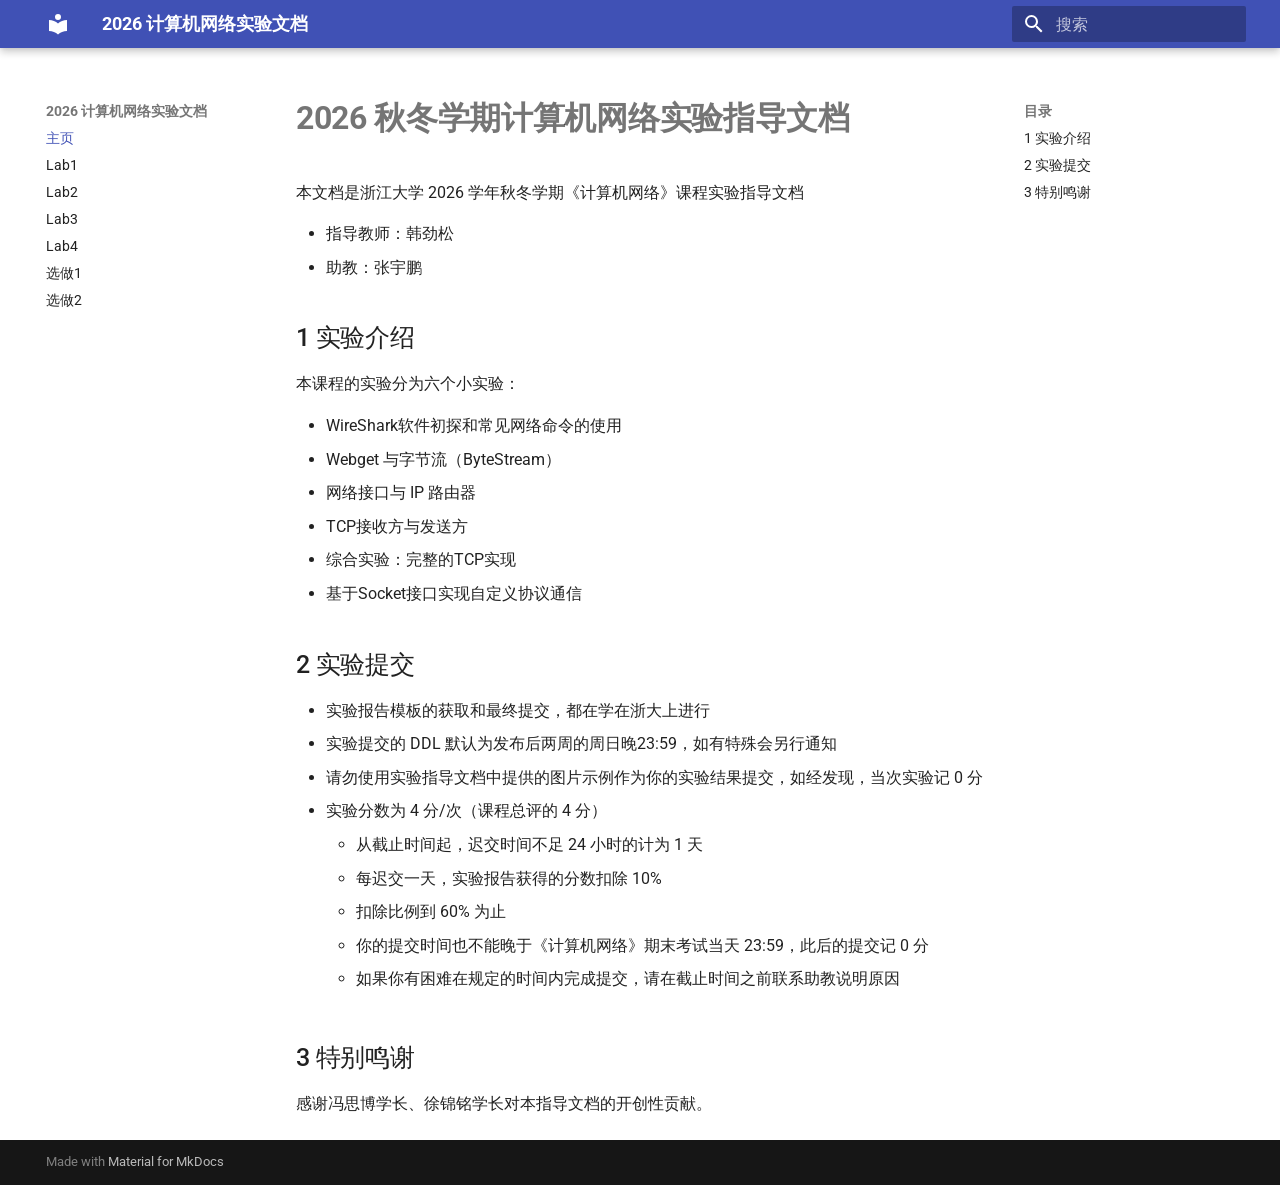
<file: index.html>
<!DOCTYPE html><html lang="zh" class="no-js"><head>
    
      <meta charset="utf-8">
      <meta name="viewport" content="width=device-width,initial-scale=1">
      
      
      
        <link rel="canonical" href="https://zju-zhiyi.github.io/2026netlab/">
      
      
      
        <link rel="next" href="lab1/">
      
      
        
      
      
      <link rel="icon" href="assets/images/favicon.png">
      <meta name="generator" content="mkdocs-1.6.1, mkdocs-material-9.8.0">
    
    
      
        <title>2026 计算机网络实验文档</title>
      
    
    
      <link rel="stylesheet" href="assets/stylesheets/main.57a0d79d.min.css">
      
      


    
    
      
    
    
      
        
        
        <link rel="preconnect" href="https://fonts.gstatic.com" crossorigin="">
        <link rel="stylesheet" href="https://fonts.googleapis.com/css?family=Roboto:300,300i,400,400i,700,700i%7CRoboto+Mono:400,400i,700,700i&amp;display=fallback">
        <style>:root{--md-text-font:"Roboto";--md-code-font:"Roboto Mono"}</style>
      
    
    
      <link rel="stylesheet" href="css/extra.css">
    
    <script>__md_scope=new URL(".",location),__md_hash=e=>[...e].reduce(((e,_)=>(e<<5)-e+_.charCodeAt(0)),0),__md_get=(e,_=localStorage,t=__md_scope)=>JSON.parse(_.getItem(t.pathname+"."+e)),__md_set=(e,_,t=localStorage,a=__md_scope)=>{try{t.setItem(a.pathname+"."+e,JSON.stringify(_))}catch(e){}}</script>
    
      

    
    
  <link href="assets/stylesheets/glightbox.min.css" rel="stylesheet"><script src="assets/javascripts/glightbox.min.js"></script><style id="glightbox-style">
            html.glightbox-open { overflow: initial; height: 100%; }
            .gslide-title { margin-top: 0px; user-select: text; }
            .gslide-desc { color: #666; user-select: text; }
            .gslide-image img { background: white; }
            .gscrollbar-fixer { padding-right: 15px; }
            .gdesc-inner { font-size: 0.75rem; }
            body[data-md-color-scheme="slate"] .gdesc-inner { background: var(--md-default-bg-color); }
            body[data-md-color-scheme="slate"] .gslide-title { color: var(--md-default-fg-color); }
            body[data-md-color-scheme="slate"] .gslide-desc { color: var(--md-default-fg-color); }
        </style></head>
  
  
    <body dir="ltr">
  
    
    <input class="md-toggle" data-md-toggle="drawer" type="checkbox" id="__drawer" autocomplete="off">
    <input class="md-toggle" data-md-toggle="search" type="checkbox" id="__search" autocomplete="off">
    <label class="md-overlay" for="__drawer"></label>
    <div data-md-component="skip">
      
        
        <a href="#2026" class="md-skip">
          跳转至
        </a>
      
    </div>
    <div data-md-component="announce">
      
    </div>
    
    
      

  

<header class="md-header md-header--shadow" data-md-component="header">
  <nav class="md-header__inner md-grid" aria-label="页眉">
    <a href="." title="2026 计算机网络实验文档" class="md-header__button md-logo" aria-label="2026 计算机网络实验文档" data-md-component="logo">
      
  
  <svg xmlns="http://www.w3.org/2000/svg" viewBox="0 0 24 24"><path d="M12 8a3 3 0 0 0 3-3 3 3 0 0 0-3-3 3 3 0 0 0-3 3 3 3 0 0 0 3 3m0 3.54C9.64 9.35 6.5 8 3 8v11c3.5 0 6.64 1.35 9 3.54 2.36-2.19 5.5-3.54 9-3.54V8c-3.5 0-6.64 1.35-9 3.54"></path></svg>

    </a>
    <label class="md-header__button md-icon" for="__drawer">
      
      <svg xmlns="http://www.w3.org/2000/svg" viewBox="0 0 24 24"><path d="M3 6h18v2H3zm0 5h18v2H3zm0 5h18v2H3z"></path></svg>
    </label>
    <div class="md-header__title" data-md-component="header-title">
      <div class="md-header__ellipsis">
        <div class="md-header__topic">
          <span class="md-ellipsis">
            2026 计算机网络实验文档
          </span>
        </div>
        <div class="md-header__topic" data-md-component="header-topic">
          <span class="md-ellipsis">
            
              主页
            
          </span>
        </div>
      </div>
    </div>
    
    
      <script>var palette=__md_get("__palette");if(palette&&palette.color){if("(prefers-color-scheme)"===palette.color.media){var media=matchMedia("(prefers-color-scheme: light)"),input=document.querySelector(media.matches?"[data-md-color-media='(prefers-color-scheme: light)']":"[data-md-color-media='(prefers-color-scheme: dark)']");palette.color.media=input.getAttribute("data-md-color-media"),palette.color.scheme=input.getAttribute("data-md-color-scheme"),palette.color.primary=input.getAttribute("data-md-color-primary"),palette.color.accent=input.getAttribute("data-md-color-accent")}for(var[key,value]of Object.entries(palette.color))document.body.setAttribute("data-md-color-"+key,value)}</script>
    
    
    
      
      
        <label class="md-header__button md-icon" for="__search">
          
          <svg xmlns="http://www.w3.org/2000/svg" viewBox="0 0 24 24"><path d="M9.5 3A6.5 6.5 0 0 1 16 9.5c0 1.61-.59 3.09-1.56 4.23l.27.27h.79l5 5-1.5 1.5-5-5v-.79l-.27-.27A6.52 6.52 0 0 1 9.5 16 6.5 6.5 0 0 1 3 9.5 6.5 6.5 0 0 1 9.5 3m0 2C7 5 5 7 5 9.5S7 14 9.5 14 14 12 14 9.5 12 5 9.5 5"></path></svg>
        </label>
        <div class="md-search" data-md-component="search" role="dialog">
  <label class="md-search__overlay" for="__search"></label>
  <div class="md-search__inner" role="search">
    <form class="md-search__form" name="search">
      <input type="text" class="md-search__input" name="query" aria-label="搜索" placeholder="搜索" autocapitalize="off" autocorrect="off" autocomplete="off" spellcheck="false" data-md-component="search-query" required="">
      <label class="md-search__icon md-icon" for="__search">
        
        <svg xmlns="http://www.w3.org/2000/svg" viewBox="0 0 24 24"><path d="M9.5 3A6.5 6.5 0 0 1 16 9.5c0 1.61-.59 3.09-1.56 4.23l.27.27h.79l5 5-1.5 1.5-5-5v-.79l-.27-.27A6.52 6.52 0 0 1 9.5 16 6.5 6.5 0 0 1 3 9.5 6.5 6.5 0 0 1 9.5 3m0 2C7 5 5 7 5 9.5S7 14 9.5 14 14 12 14 9.5 12 5 9.5 5"></path></svg>
        
        <svg xmlns="http://www.w3.org/2000/svg" viewBox="0 0 24 24"><path d="M20 11v2H8l5.5 5.5-1.42 1.42L4.16 12l7.92-7.92L13.5 5.5 8 11z"></path></svg>
      </label>
      <nav class="md-search__options" aria-label="查找">
        
        <button type="reset" class="md-search__icon md-icon" title="清空当前内容" aria-label="清空当前内容" tabindex="-1">
          
          <svg xmlns="http://www.w3.org/2000/svg" viewBox="0 0 24 24"><path d="M19 6.41 17.59 5 12 10.59 6.41 5 5 6.41 10.59 12 5 17.59 6.41 19 12 13.41 17.59 19 19 17.59 13.41 12z"></path></svg>
        </button>
      </nav>
      
    </form>
    <div class="md-search__output">
      <div class="md-search__scrollwrap" tabindex="0" data-md-scrollfix="">
        <div class="md-search-result" data-md-component="search-result">
          <div class="md-search-result__meta">
            正在初始化搜索引擎
          </div>
          <ol class="md-search-result__list" role="presentation"></ol>
        </div>
      </div>
    </div>
  </div>
</div>
      
    
    
  </nav>
  
</header>
    
    <div class="md-container" data-md-component="container">
      
      
        
          
        
      
      <main class="md-main" data-md-component="main">
        <div class="md-main__inner md-grid">
          
            
              
              <div class="md-sidebar md-sidebar--primary" data-md-component="sidebar" data-md-type="navigation">
                <div class="md-sidebar__scrollwrap">
                  <div class="md-sidebar__inner">
                    



<nav class="md-nav md-nav--primary" aria-label="导航栏" data-md-level="0">
  <label class="md-nav__title" for="__drawer">
    <a href="." title="2026 计算机网络实验文档" class="md-nav__button md-logo" aria-label="2026 计算机网络实验文档" data-md-component="logo">
      
  
  <svg xmlns="http://www.w3.org/2000/svg" viewBox="0 0 24 24"><path d="M12 8a3 3 0 0 0 3-3 3 3 0 0 0-3-3 3 3 0 0 0-3 3 3 3 0 0 0 3 3m0 3.54C9.64 9.35 6.5 8 3 8v11c3.5 0 6.64 1.35 9 3.54 2.36-2.19 5.5-3.54 9-3.54V8c-3.5 0-6.64 1.35-9 3.54"></path></svg>

    </a>
    2026 计算机网络实验文档
  </label>
  
  <ul class="md-nav__list" data-md-scrollfix="">
    
      
      
  
  
    
  
  
  
    <li class="md-nav__item md-nav__item--active">
      
      <input class="md-nav__toggle md-toggle" type="checkbox" id="__toc">
      
      
        
      
      
        <label class="md-nav__link md-nav__link--active" for="__toc">
          
  
  
  <span class="md-ellipsis">
    
  
    主页
  

    
  </span>
  
  

          <span class="md-nav__icon md-icon"></span>
        </label>
      
      <a href="." class="md-nav__link md-nav__link--active">
        
  
  
  <span class="md-ellipsis">
    
  
    主页
  

    
  </span>
  
  

      </a>
      
        

<nav class="md-nav md-nav--secondary" aria-label="目录">
  
  
  
    
  
  
    <label class="md-nav__title" for="__toc">
      <span class="md-nav__icon md-icon"></span>
      目录
    </label>
    <ul class="md-nav__list" data-md-component="toc" data-md-scrollfix="">
      
        <li class="md-nav__item">
  <a href="#1" class="md-nav__link">
    <span class="md-ellipsis">
      
        1 实验介绍
      
    </span>
  </a>
  
</li>
      
        <li class="md-nav__item">
  <a href="#2" class="md-nav__link">
    <span class="md-ellipsis">
      
        2 实验提交
      
    </span>
  </a>
  
</li>
      
        <li class="md-nav__item">
  <a href="#3" class="md-nav__link">
    <span class="md-ellipsis">
      
        3 特别鸣谢
      
    </span>
  </a>
  
</li>
      
    </ul>
  
</nav>
      
    </li>
  

    
      
      
  
  
  
  
    <li class="md-nav__item">
      <a href="lab1/" class="md-nav__link">
        
  
  
  <span class="md-ellipsis">
    
  
    Lab1
  

    
  </span>
  
  

      </a>
    </li>
  

    
      
      
  
  
  
  
    <li class="md-nav__item">
      <a href="lab2/" class="md-nav__link">
        
  
  
  <span class="md-ellipsis">
    
  
    Lab2
  

    
  </span>
  
  

      </a>
    </li>
  

    
      
      
  
  
  
  
    <li class="md-nav__item">
      <a href="lab3/" class="md-nav__link">
        
  
  
  <span class="md-ellipsis">
    
  
    Lab3
  

    
  </span>
  
  

      </a>
    </li>
  

    
      
      
  
  
  
  
    <li class="md-nav__item">
      <a href="lab4/" class="md-nav__link">
        
  
  
  <span class="md-ellipsis">
    
  
    Lab4
  

    
  </span>
  
  

      </a>
    </li>
  

    
      
      
  
  
  
  
    <li class="md-nav__item">
      <a href="%E4%BA%8C%E5%B1%82%E4%BA%A4%E6%8D%A2%E6%9C%BA/" class="md-nav__link">
        
  
  
  <span class="md-ellipsis">
    
  
    选做1
  

    
  </span>
  
  

      </a>
    </li>
  

    
      
      
  
  
  
  
    <li class="md-nav__item">
      <a href="%E4%B8%89%E5%B1%82%E4%BA%A4%E6%8D%A2%E6%9C%BA/" class="md-nav__link">
        
  
  
  <span class="md-ellipsis">
    
  
    选做2
  

    
  </span>
  
  

      </a>
    </li>
  

    
  </ul>
</nav>
                  </div>
                </div>
              </div>
            
            
              
              <div class="md-sidebar md-sidebar--secondary" data-md-component="sidebar" data-md-type="toc">
                <div class="md-sidebar__scrollwrap">
                  <div class="md-sidebar__inner">
                    

<nav class="md-nav md-nav--secondary" aria-label="目录">
  
  
  
    
  
  
    <label class="md-nav__title" for="__toc">
      <span class="md-nav__icon md-icon"></span>
      目录
    </label>
    <ul class="md-nav__list" data-md-component="toc" data-md-scrollfix="">
      
        <li class="md-nav__item">
  <a href="#1" class="md-nav__link">
    <span class="md-ellipsis">
      
        1 实验介绍
      
    </span>
  </a>
  
</li>
      
        <li class="md-nav__item">
  <a href="#2" class="md-nav__link">
    <span class="md-ellipsis">
      
        2 实验提交
      
    </span>
  </a>
  
</li>
      
        <li class="md-nav__item">
  <a href="#3" class="md-nav__link">
    <span class="md-ellipsis">
      
        3 特别鸣谢
      
    </span>
  </a>
  
</li>
      
    </ul>
  
</nav>
                  </div>
                </div>
              </div>
            
          
          
            <div class="md-content" data-md-component="content">
              
              <article class="md-content__inner md-typeset">
                
                  



<h1 id="2026">2026 秋冬学期计算机网络实验指导文档</h1>
<p>本文档是浙江大学 2026 学年秋冬学期《计算机网络》课程实验指导文档</p>
<ul>
<li>指导教师：韩劲松</li>
<li>助教：张宇鹏</li>
</ul>
<h2 id="1">1 实验介绍</h2>
<p>本课程的实验分为六个小实验：</p>
<ul>
<li>WireShark软件初探和常见网络命令的使用</li>
<li>Webget 与字节流（ByteStream）</li>
<li>网络接口与 IP 路由器</li>
<li>TCP接收方与发送方</li>
<li>综合实验：完整的TCP实现</li>
<li>基于Socket接口实现自定义协议通信</li>
</ul>
<h2 id="2">2 实验提交</h2>
<ul>
<li>实验报告模板的获取和最终提交，都在学在浙大上进行</li>
<li>实验提交的 DDL 默认为发布后两周的周日晚23:59，如有特殊会另行通知</li>
<li>请勿使用实验指导文档中提供的图片示例作为你的实验结果提交，如经发现，当次实验记 0 分</li>
<li>实验分数为 4 分/次（课程总评的 4 分）<ul>
<li>从截止时间起，迟交时间不足 24 小时的计为 1 天</li>
<li>每迟交一天，实验报告获得的分数扣除 10%</li>
<li>扣除比例到 60% 为止</li>
<li>你的提交时间也不能晚于《计算机网络》期末考试当天 23:59，此后的提交记 0 分</li>
<li>如果你有困难在规定的时间内完成提交，请在截止时间之前联系助教说明原因</li>
</ul>
</li>
</ul>
<h2 id="3">3 特别鸣谢</h2>
<p>感谢冯思博学长、徐锦铭学长对本指导文档的开创性贡献。</p>












                
              </article>
            </div>
          
          
<script>var target=document.getElementById(location.hash.slice(1));target&&target.name&&(target.checked=target.name.startsWith("__tabbed_"))</script>
        </div>
        
      </main>
      
        <footer class="md-footer">
  
  <div class="md-footer-meta md-typeset">
    <div class="md-footer-meta__inner md-grid">
      <div class="md-copyright">
  
  
    Made with
    <a href="https://squidfunk.github.io/mkdocs-material/" target="_blank" rel="noopener">
      Material for MkDocs
    </a>
  
</div>
      
    </div>
  </div>
</footer>
      
    </div>
    <div class="md-dialog" data-md-component="dialog">
      <div class="md-dialog__inner md-typeset"></div>
    </div>
    
    
    
      
      
      <script id="__config" type="application/json">{"annotate": null, "base": ".", "features": [], "search": "assets/javascripts/workers/search.a7633da7.min.js", "tags": null, "translations": {"clipboard.copied": "\u5df2\u590d\u5236", "clipboard.copy": "\u590d\u5236", "search.result.more.one": "\u5728\u8be5\u9875\u4e0a\u8fd8\u6709 1 \u4e2a\u7b26\u5408\u6761\u4ef6\u7684\u7ed3\u679c", "search.result.more.other": "\u5728\u8be5\u9875\u4e0a\u8fd8\u6709 # \u4e2a\u7b26\u5408\u6761\u4ef6\u7684\u7ed3\u679c", "search.result.none": "\u6ca1\u6709\u627e\u5230\u7b26\u5408\u6761\u4ef6\u7684\u7ed3\u679c", "search.result.one": "\u627e\u5230 1 \u4e2a\u7b26\u5408\u6761\u4ef6\u7684\u7ed3\u679c", "search.result.other": "# \u4e2a\u7b26\u5408\u6761\u4ef6\u7684\u7ed3\u679c", "search.result.placeholder": "\u952e\u5165\u4ee5\u5f00\u59cb\u641c\u7d22", "search.result.term.missing": "\u7f3a\u5c11", "select.version": "\u9009\u62e9\u5f53\u524d\u7248\u672c"}, "version": null}</script>
    
    
      <script src="assets/javascripts/bundle.c21346df.min.js"></script>
      
    
  
<script id="init-glightbox">const lightbox = GLightbox({"touchNavigation": true, "loop": false, "zoomable": true, "draggable": true, "openEffect": "zoom", "closeEffect": "zoom", "slideEffect": "slide"});
document$.subscribe(()=>{ lightbox.reload(); });
</script></body></html>
</file>
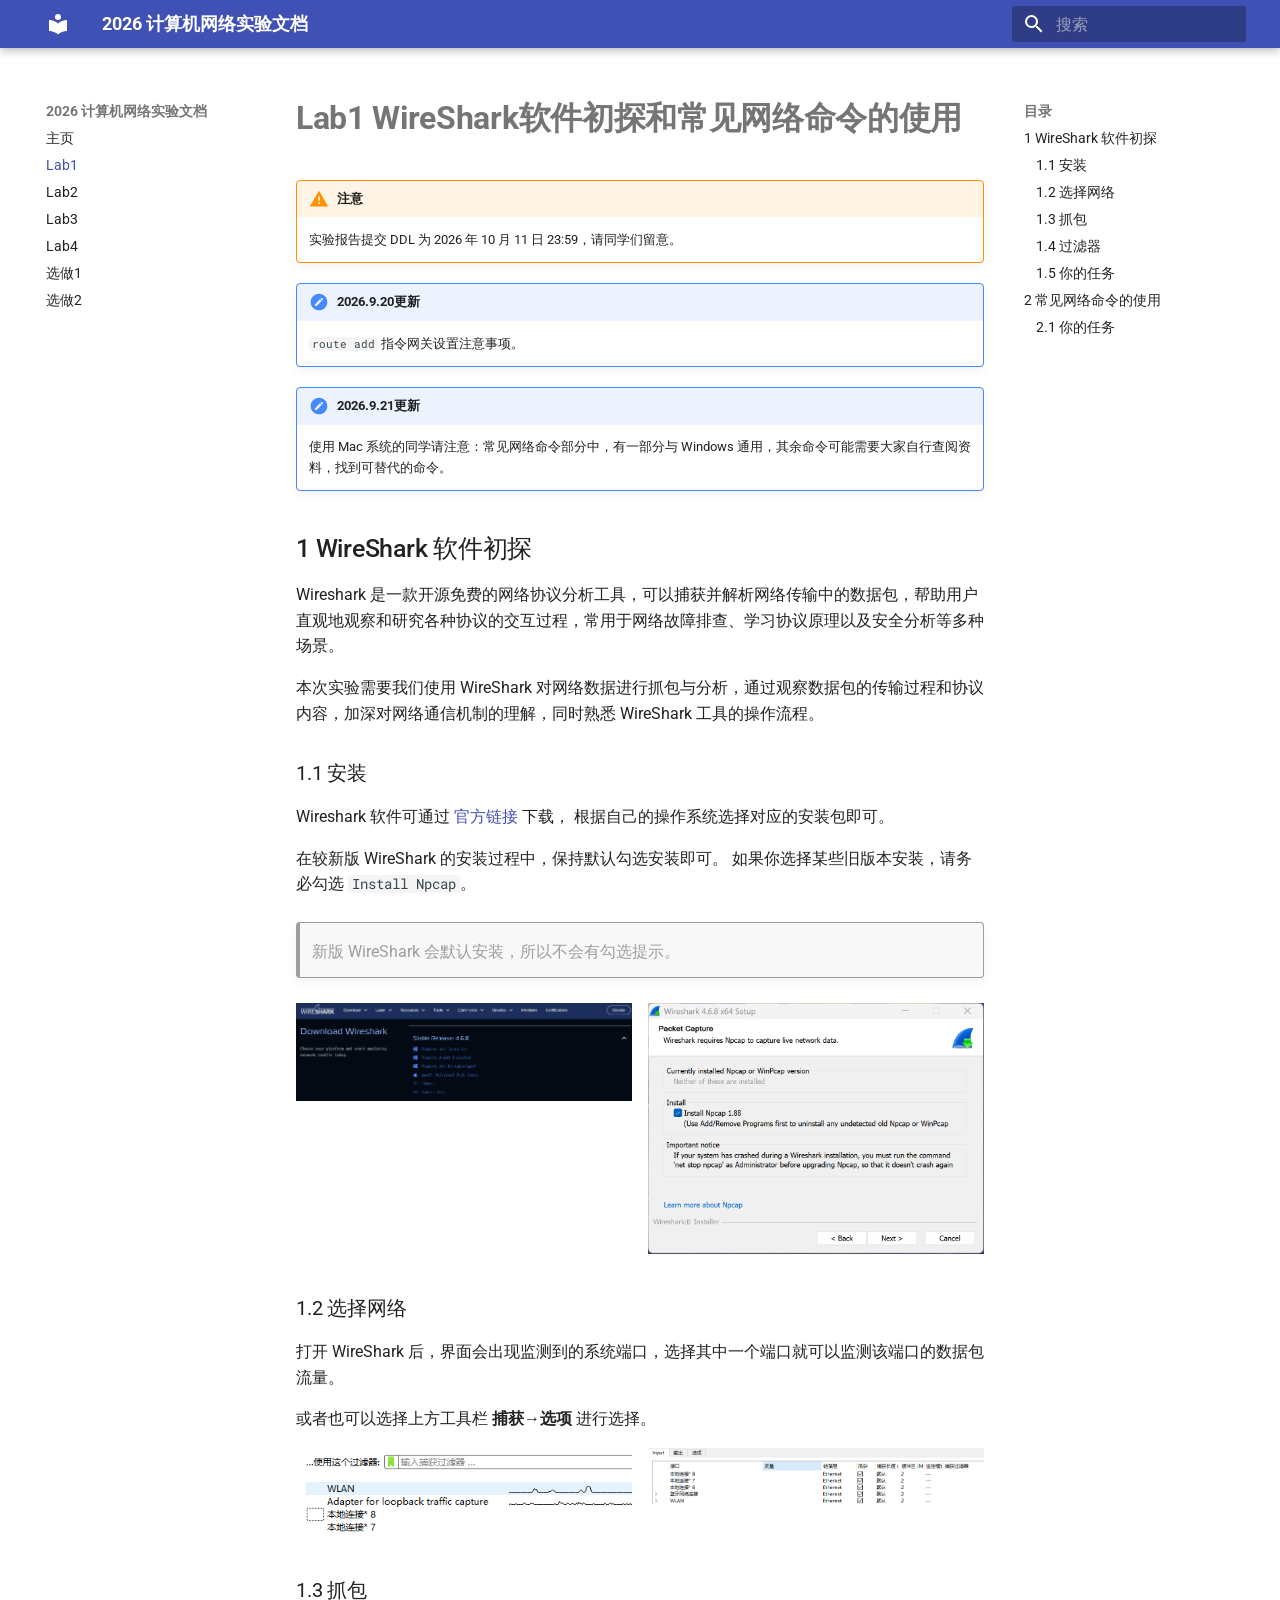
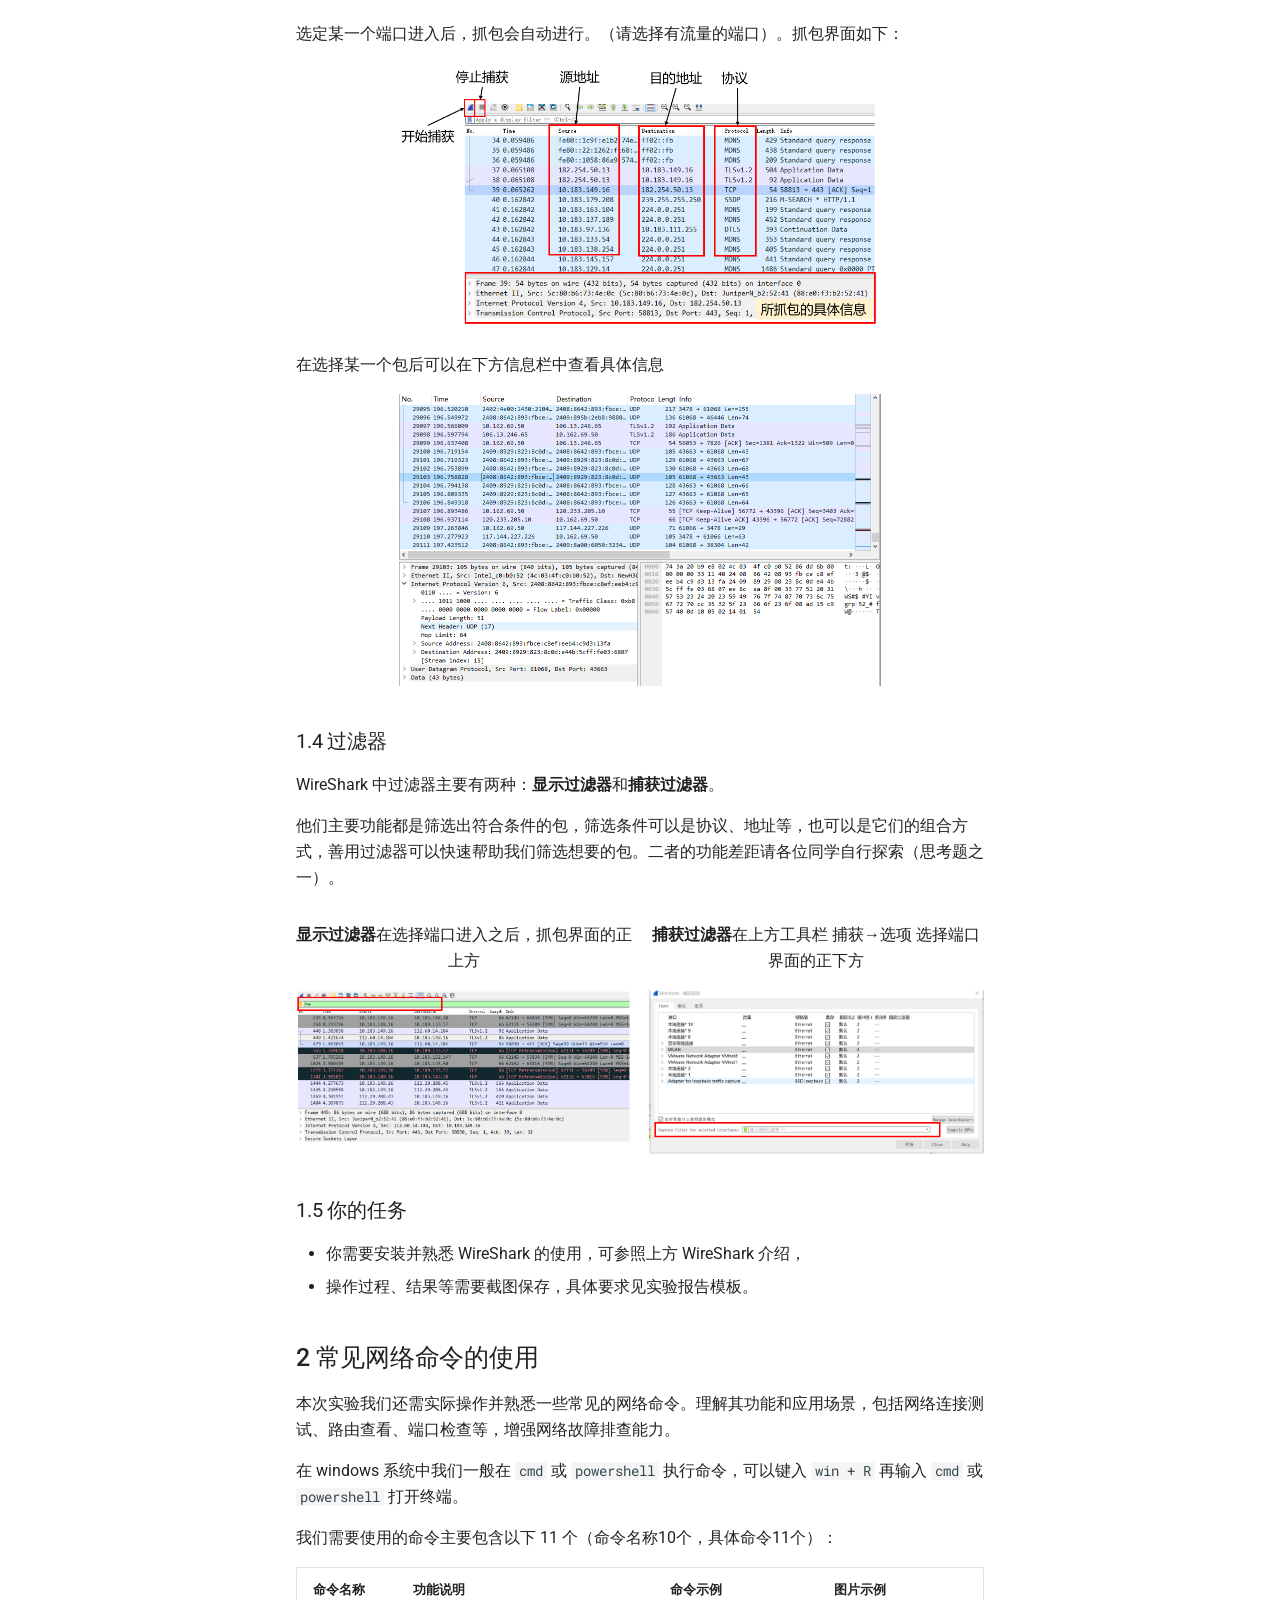
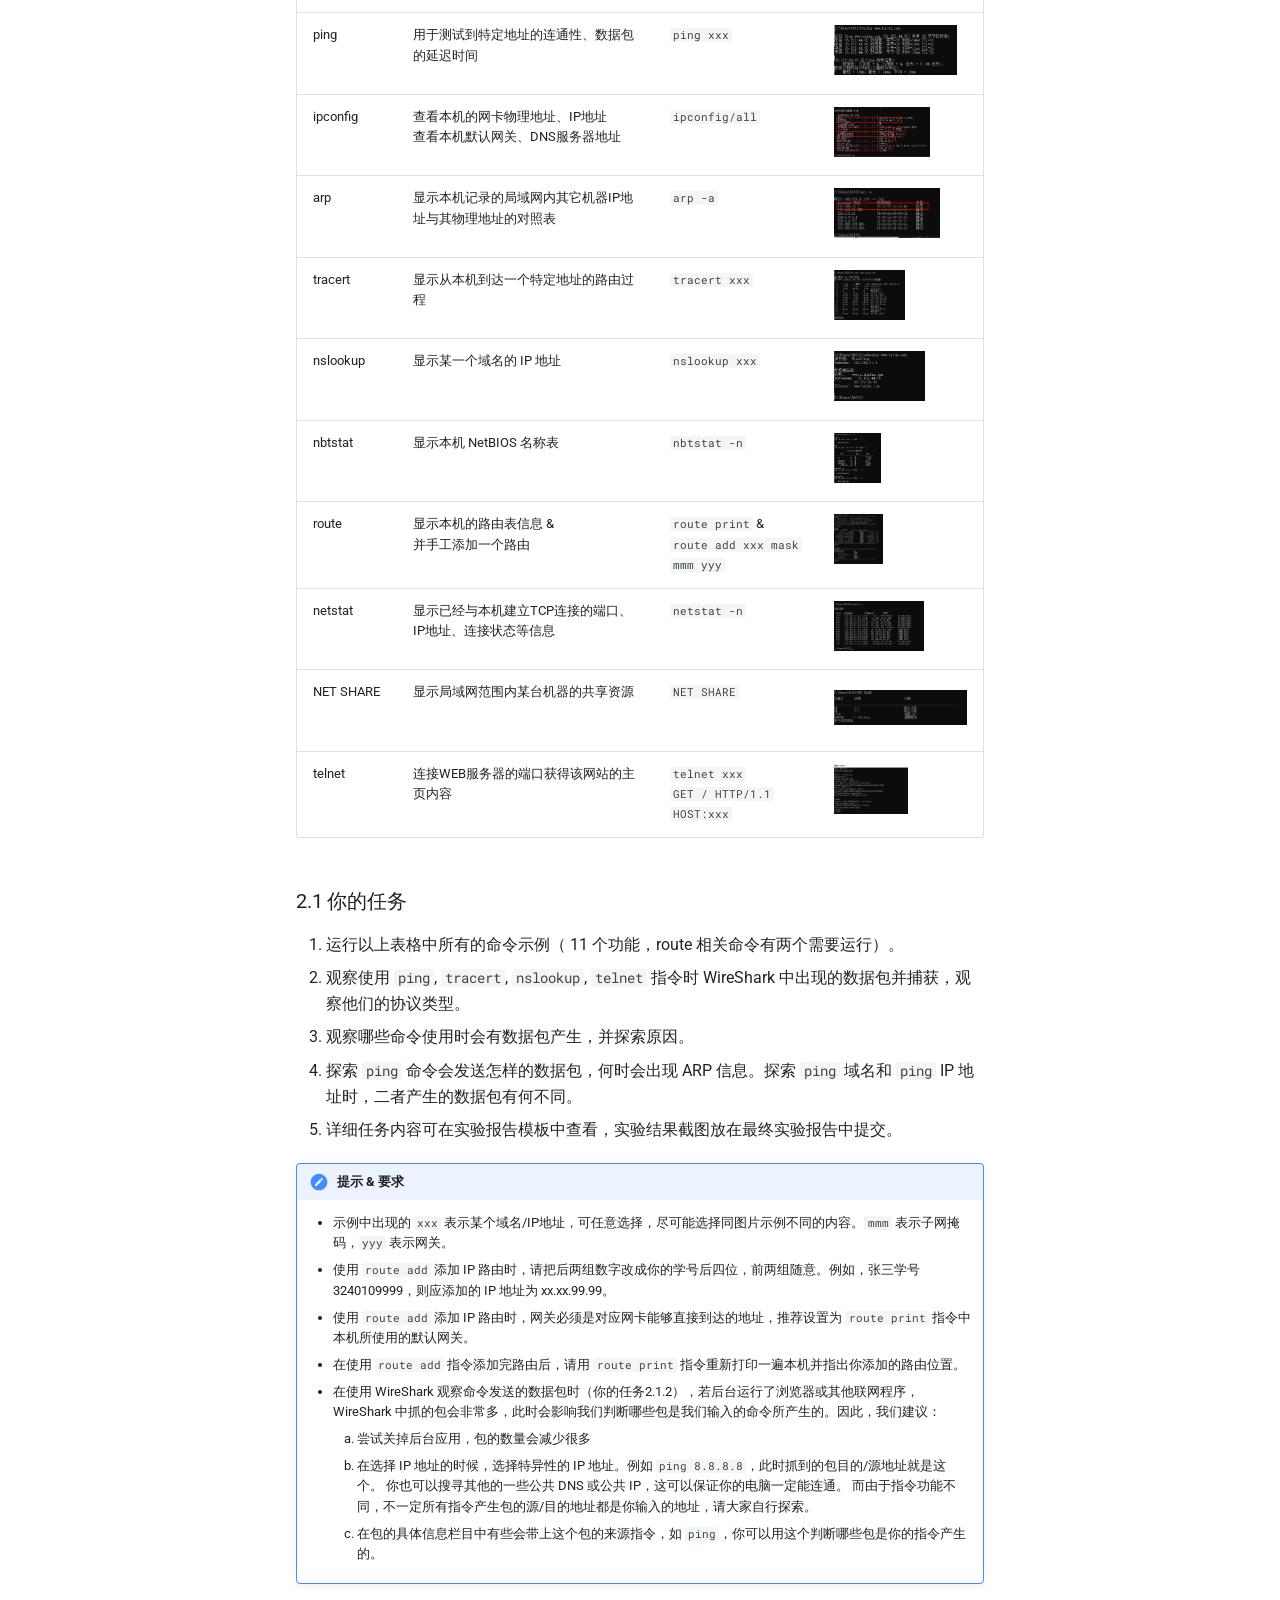
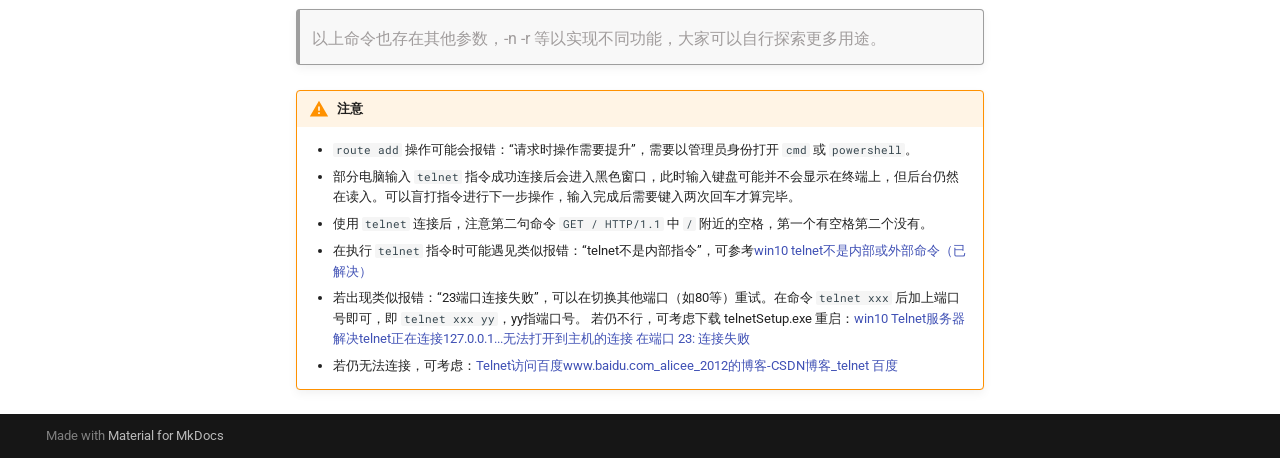
<file: lab1/index.html>
<!DOCTYPE html><html lang="zh" class="no-js"><head>
    
      <meta charset="utf-8">
      <meta name="viewport" content="width=device-width,initial-scale=1">
      
      
      
        <link rel="canonical" href="https://zju-zhiyi.github.io/2026netlab/lab1/">
      
      
        <link rel="prev" href="..">
      
      
        <link rel="next" href="../lab2/">
      
      
        
      
      
      <link rel="icon" href="../assets/images/favicon.png">
      <meta name="generator" content="mkdocs-1.6.1, mkdocs-material-9.8.0">
    
    
      
        <title>Lab1 - 2026 计算机网络实验文档</title>
      
    
    
      <link rel="stylesheet" href="../assets/stylesheets/main.57a0d79d.min.css">
      
      


    
    
      
    
    
      
        
        
        <link rel="preconnect" href="https://fonts.gstatic.com" crossorigin="">
        <link rel="stylesheet" href="https://fonts.googleapis.com/css?family=Roboto:300,300i,400,400i,700,700i%7CRoboto+Mono:400,400i,700,700i&amp;display=fallback">
        <style>:root{--md-text-font:"Roboto";--md-code-font:"Roboto Mono"}</style>
      
    
    
      <link rel="stylesheet" href="../css/extra.css">
    
    <script>__md_scope=new URL("..",location),__md_hash=e=>[...e].reduce(((e,_)=>(e<<5)-e+_.charCodeAt(0)),0),__md_get=(e,_=localStorage,t=__md_scope)=>JSON.parse(_.getItem(t.pathname+"."+e)),__md_set=(e,_,t=localStorage,a=__md_scope)=>{try{t.setItem(a.pathname+"."+e,JSON.stringify(_))}catch(e){}}</script>
    
      

    
    
  <link href="../assets/stylesheets/glightbox.min.css" rel="stylesheet"><script src="../assets/javascripts/glightbox.min.js"></script><style id="glightbox-style">
            html.glightbox-open { overflow: initial; height: 100%; }
            .gslide-title { margin-top: 0px; user-select: text; }
            .gslide-desc { color: #666; user-select: text; }
            .gslide-image img { background: white; }
            .gscrollbar-fixer { padding-right: 15px; }
            .gdesc-inner { font-size: 0.75rem; }
            body[data-md-color-scheme="slate"] .gdesc-inner { background: var(--md-default-bg-color); }
            body[data-md-color-scheme="slate"] .gslide-title { color: var(--md-default-fg-color); }
            body[data-md-color-scheme="slate"] .gslide-desc { color: var(--md-default-fg-color); }
        </style></head>
  
  
    <body dir="ltr">
  
    
    <input class="md-toggle" data-md-toggle="drawer" type="checkbox" id="__drawer" autocomplete="off">
    <input class="md-toggle" data-md-toggle="search" type="checkbox" id="__search" autocomplete="off">
    <label class="md-overlay" for="__drawer"></label>
    <div data-md-component="skip">
      
        
        <a href="#lab1-wireshark" class="md-skip">
          跳转至
        </a>
      
    </div>
    <div data-md-component="announce">
      
    </div>
    
    
      

  

<header class="md-header md-header--shadow" data-md-component="header">
  <nav class="md-header__inner md-grid" aria-label="页眉">
    <a href=".." title="2026 计算机网络实验文档" class="md-header__button md-logo" aria-label="2026 计算机网络实验文档" data-md-component="logo">
      
  
  <svg xmlns="http://www.w3.org/2000/svg" viewBox="0 0 24 24"><path d="M12 8a3 3 0 0 0 3-3 3 3 0 0 0-3-3 3 3 0 0 0-3 3 3 3 0 0 0 3 3m0 3.54C9.64 9.35 6.5 8 3 8v11c3.5 0 6.64 1.35 9 3.54 2.36-2.19 5.5-3.54 9-3.54V8c-3.5 0-6.64 1.35-9 3.54"></path></svg>

    </a>
    <label class="md-header__button md-icon" for="__drawer">
      
      <svg xmlns="http://www.w3.org/2000/svg" viewBox="0 0 24 24"><path d="M3 6h18v2H3zm0 5h18v2H3zm0 5h18v2H3z"></path></svg>
    </label>
    <div class="md-header__title" data-md-component="header-title">
      <div class="md-header__ellipsis">
        <div class="md-header__topic">
          <span class="md-ellipsis">
            2026 计算机网络实验文档
          </span>
        </div>
        <div class="md-header__topic" data-md-component="header-topic">
          <span class="md-ellipsis">
            
              Lab1
            
          </span>
        </div>
      </div>
    </div>
    
    
      <script>var palette=__md_get("__palette");if(palette&&palette.color){if("(prefers-color-scheme)"===palette.color.media){var media=matchMedia("(prefers-color-scheme: light)"),input=document.querySelector(media.matches?"[data-md-color-media='(prefers-color-scheme: light)']":"[data-md-color-media='(prefers-color-scheme: dark)']");palette.color.media=input.getAttribute("data-md-color-media"),palette.color.scheme=input.getAttribute("data-md-color-scheme"),palette.color.primary=input.getAttribute("data-md-color-primary"),palette.color.accent=input.getAttribute("data-md-color-accent")}for(var[key,value]of Object.entries(palette.color))document.body.setAttribute("data-md-color-"+key,value)}</script>
    
    
    
      
      
        <label class="md-header__button md-icon" for="__search">
          
          <svg xmlns="http://www.w3.org/2000/svg" viewBox="0 0 24 24"><path d="M9.5 3A6.5 6.5 0 0 1 16 9.5c0 1.61-.59 3.09-1.56 4.23l.27.27h.79l5 5-1.5 1.5-5-5v-.79l-.27-.27A6.52 6.52 0 0 1 9.5 16 6.5 6.5 0 0 1 3 9.5 6.5 6.5 0 0 1 9.5 3m0 2C7 5 5 7 5 9.5S7 14 9.5 14 14 12 14 9.5 12 5 9.5 5"></path></svg>
        </label>
        <div class="md-search" data-md-component="search" role="dialog">
  <label class="md-search__overlay" for="__search"></label>
  <div class="md-search__inner" role="search">
    <form class="md-search__form" name="search">
      <input type="text" class="md-search__input" name="query" aria-label="搜索" placeholder="搜索" autocapitalize="off" autocorrect="off" autocomplete="off" spellcheck="false" data-md-component="search-query" required="">
      <label class="md-search__icon md-icon" for="__search">
        
        <svg xmlns="http://www.w3.org/2000/svg" viewBox="0 0 24 24"><path d="M9.5 3A6.5 6.5 0 0 1 16 9.5c0 1.61-.59 3.09-1.56 4.23l.27.27h.79l5 5-1.5 1.5-5-5v-.79l-.27-.27A6.52 6.52 0 0 1 9.5 16 6.5 6.5 0 0 1 3 9.5 6.5 6.5 0 0 1 9.5 3m0 2C7 5 5 7 5 9.5S7 14 9.5 14 14 12 14 9.5 12 5 9.5 5"></path></svg>
        
        <svg xmlns="http://www.w3.org/2000/svg" viewBox="0 0 24 24"><path d="M20 11v2H8l5.5 5.5-1.42 1.42L4.16 12l7.92-7.92L13.5 5.5 8 11z"></path></svg>
      </label>
      <nav class="md-search__options" aria-label="查找">
        
        <button type="reset" class="md-search__icon md-icon" title="清空当前内容" aria-label="清空当前内容" tabindex="-1">
          
          <svg xmlns="http://www.w3.org/2000/svg" viewBox="0 0 24 24"><path d="M19 6.41 17.59 5 12 10.59 6.41 5 5 6.41 10.59 12 5 17.59 6.41 19 12 13.41 17.59 19 19 17.59 13.41 12z"></path></svg>
        </button>
      </nav>
      
    </form>
    <div class="md-search__output">
      <div class="md-search__scrollwrap" tabindex="0" data-md-scrollfix="">
        <div class="md-search-result" data-md-component="search-result">
          <div class="md-search-result__meta">
            正在初始化搜索引擎
          </div>
          <ol class="md-search-result__list" role="presentation"></ol>
        </div>
      </div>
    </div>
  </div>
</div>
      
    
    
  </nav>
  
</header>
    
    <div class="md-container" data-md-component="container">
      
      
        
          
        
      
      <main class="md-main" data-md-component="main">
        <div class="md-main__inner md-grid">
          
            
              
              <div class="md-sidebar md-sidebar--primary" data-md-component="sidebar" data-md-type="navigation">
                <div class="md-sidebar__scrollwrap">
                  <div class="md-sidebar__inner">
                    



<nav class="md-nav md-nav--primary" aria-label="导航栏" data-md-level="0">
  <label class="md-nav__title" for="__drawer">
    <a href=".." title="2026 计算机网络实验文档" class="md-nav__button md-logo" aria-label="2026 计算机网络实验文档" data-md-component="logo">
      
  
  <svg xmlns="http://www.w3.org/2000/svg" viewBox="0 0 24 24"><path d="M12 8a3 3 0 0 0 3-3 3 3 0 0 0-3-3 3 3 0 0 0-3 3 3 3 0 0 0 3 3m0 3.54C9.64 9.35 6.5 8 3 8v11c3.5 0 6.64 1.35 9 3.54 2.36-2.19 5.5-3.54 9-3.54V8c-3.5 0-6.64 1.35-9 3.54"></path></svg>

    </a>
    2026 计算机网络实验文档
  </label>
  
  <ul class="md-nav__list" data-md-scrollfix="">
    
      
      
  
  
  
  
    <li class="md-nav__item">
      <a href=".." class="md-nav__link">
        
  
  
  <span class="md-ellipsis">
    
  
    主页
  

    
  </span>
  
  

      </a>
    </li>
  

    
      
      
  
  
    
  
  
  
    <li class="md-nav__item md-nav__item--active">
      
      <input class="md-nav__toggle md-toggle" type="checkbox" id="__toc">
      
      
        
      
      
        <label class="md-nav__link md-nav__link--active" for="__toc">
          
  
  
  <span class="md-ellipsis">
    
  
    Lab1
  

    
  </span>
  
  

          <span class="md-nav__icon md-icon"></span>
        </label>
      
      <a href="./" class="md-nav__link md-nav__link--active">
        
  
  
  <span class="md-ellipsis">
    
  
    Lab1
  

    
  </span>
  
  

      </a>
      
        

<nav class="md-nav md-nav--secondary" aria-label="目录">
  
  
  
    
  
  
    <label class="md-nav__title" for="__toc">
      <span class="md-nav__icon md-icon"></span>
      目录
    </label>
    <ul class="md-nav__list" data-md-component="toc" data-md-scrollfix="">
      
        <li class="md-nav__item">
  <a href="#1-wireshark" class="md-nav__link">
    <span class="md-ellipsis">
      
        1 WireShark 软件初探
      
    </span>
  </a>
  
    <nav class="md-nav" aria-label="1 WireShark 软件初探">
      <ul class="md-nav__list">
        
          <li class="md-nav__item">
  <a href="#11" class="md-nav__link">
    <span class="md-ellipsis">
      
        1.1 安装
      
    </span>
  </a>
  
</li>
        
          <li class="md-nav__item">
  <a href="#12" class="md-nav__link">
    <span class="md-ellipsis">
      
        1.2 选择网络
      
    </span>
  </a>
  
</li>
        
          <li class="md-nav__item">
  <a href="#13" class="md-nav__link">
    <span class="md-ellipsis">
      
        1.3 抓包
      
    </span>
  </a>
  
</li>
        
          <li class="md-nav__item">
  <a href="#14" class="md-nav__link">
    <span class="md-ellipsis">
      
        1.4 过滤器
      
    </span>
  </a>
  
</li>
        
          <li class="md-nav__item">
  <a href="#15" class="md-nav__link">
    <span class="md-ellipsis">
      
        1.5 你的任务
      
    </span>
  </a>
  
</li>
        
      </ul>
    </nav>
  
</li>
      
        <li class="md-nav__item">
  <a href="#2" class="md-nav__link">
    <span class="md-ellipsis">
      
        2 常见网络命令的使用
      
    </span>
  </a>
  
    <nav class="md-nav" aria-label="2 常见网络命令的使用">
      <ul class="md-nav__list">
        
          <li class="md-nav__item">
  <a href="#21" class="md-nav__link">
    <span class="md-ellipsis">
      
        2.1 你的任务
      
    </span>
  </a>
  
</li>
        
      </ul>
    </nav>
  
</li>
      
    </ul>
  
</nav>
      
    </li>
  

    
      
      
  
  
  
  
    <li class="md-nav__item">
      <a href="../lab2/" class="md-nav__link">
        
  
  
  <span class="md-ellipsis">
    
  
    Lab2
  

    
  </span>
  
  

      </a>
    </li>
  

    
      
      
  
  
  
  
    <li class="md-nav__item">
      <a href="../lab3/" class="md-nav__link">
        
  
  
  <span class="md-ellipsis">
    
  
    Lab3
  

    
  </span>
  
  

      </a>
    </li>
  

    
      
      
  
  
  
  
    <li class="md-nav__item">
      <a href="../lab4/" class="md-nav__link">
        
  
  
  <span class="md-ellipsis">
    
  
    Lab4
  

    
  </span>
  
  

      </a>
    </li>
  

    
      
      
  
  
  
  
    <li class="md-nav__item">
      <a href="../%E4%BA%8C%E5%B1%82%E4%BA%A4%E6%8D%A2%E6%9C%BA/" class="md-nav__link">
        
  
  
  <span class="md-ellipsis">
    
  
    选做1
  

    
  </span>
  
  

      </a>
    </li>
  

    
      
      
  
  
  
  
    <li class="md-nav__item">
      <a href="../%E4%B8%89%E5%B1%82%E4%BA%A4%E6%8D%A2%E6%9C%BA/" class="md-nav__link">
        
  
  
  <span class="md-ellipsis">
    
  
    选做2
  

    
  </span>
  
  

      </a>
    </li>
  

    
  </ul>
</nav>
                  </div>
                </div>
              </div>
            
            
              
              <div class="md-sidebar md-sidebar--secondary" data-md-component="sidebar" data-md-type="toc">
                <div class="md-sidebar__scrollwrap">
                  <div class="md-sidebar__inner">
                    

<nav class="md-nav md-nav--secondary" aria-label="目录">
  
  
  
    
  
  
    <label class="md-nav__title" for="__toc">
      <span class="md-nav__icon md-icon"></span>
      目录
    </label>
    <ul class="md-nav__list" data-md-component="toc" data-md-scrollfix="">
      
        <li class="md-nav__item">
  <a href="#1-wireshark" class="md-nav__link">
    <span class="md-ellipsis">
      
        1 WireShark 软件初探
      
    </span>
  </a>
  
    <nav class="md-nav" aria-label="1 WireShark 软件初探">
      <ul class="md-nav__list">
        
          <li class="md-nav__item">
  <a href="#11" class="md-nav__link">
    <span class="md-ellipsis">
      
        1.1 安装
      
    </span>
  </a>
  
</li>
        
          <li class="md-nav__item">
  <a href="#12" class="md-nav__link">
    <span class="md-ellipsis">
      
        1.2 选择网络
      
    </span>
  </a>
  
</li>
        
          <li class="md-nav__item">
  <a href="#13" class="md-nav__link">
    <span class="md-ellipsis">
      
        1.3 抓包
      
    </span>
  </a>
  
</li>
        
          <li class="md-nav__item">
  <a href="#14" class="md-nav__link">
    <span class="md-ellipsis">
      
        1.4 过滤器
      
    </span>
  </a>
  
</li>
        
          <li class="md-nav__item">
  <a href="#15" class="md-nav__link">
    <span class="md-ellipsis">
      
        1.5 你的任务
      
    </span>
  </a>
  
</li>
        
      </ul>
    </nav>
  
</li>
      
        <li class="md-nav__item">
  <a href="#2" class="md-nav__link">
    <span class="md-ellipsis">
      
        2 常见网络命令的使用
      
    </span>
  </a>
  
    <nav class="md-nav" aria-label="2 常见网络命令的使用">
      <ul class="md-nav__list">
        
          <li class="md-nav__item">
  <a href="#21" class="md-nav__link">
    <span class="md-ellipsis">
      
        2.1 你的任务
      
    </span>
  </a>
  
</li>
        
      </ul>
    </nav>
  
</li>
      
    </ul>
  
</nav>
                  </div>
                </div>
              </div>
            
          
          
            <div class="md-content" data-md-component="content">
              
              <article class="md-content__inner md-typeset">
                
                  



<h1 id="lab1-wireshark">Lab1 WireShark软件初探和常见网络命令的使用</h1>
<div class="admonition warning">
<p class="admonition-title">注意</p>
<p>实验报告提交 DDL 为 2026 年 10 月 11 日 23:59，请同学们留意。</p>
</div>
<div class="admonition note">
<p class="admonition-title">2026.9.20更新</p>
<p><code>route add</code> 指令网关设置注意事项。</p>
</div>
<div class="admonition note">
<p class="admonition-title">2026.9.21更新</p>
<p>使用 Mac 系统的同学请注意：常见网络命令部分中，有一部分与 Windows 通用，其余命令可能需要大家自行查阅资料，找到可替代的命令。</p>
</div>
<h2 id="1-wireshark">1 WireShark 软件初探</h2>
<p>Wireshark 是一款开源免费的网络协议分析工具，可以捕获并解析网络传输中的数据包，帮助用户直观地观察和研究各种协议的交互过程，常用于网络故障排查、学习协议原理以及安全分析等多种场景。</p>
<p>本次实验需要我们使用 WireShark 对网络数据进行抓包与分析，通过观察数据包的传输过程和协议内容，加深对网络通信机制的理解，同时熟悉 WireShark 工具的操作流程。</p>
<h3 id="11">1.1 安装</h3>
<p>Wireshark 软件可通过 <a href="https://www.wireshark.org/download.html">官方链接</a> 下载，
根据自己的操作系统选择对应的安装包即可。</p>
<p>在较新版 WireShark 的安装过程中，保持默认勾选安装即可。
如果你选择某些旧版本安装，请务必勾选 <code>Install Npcap</code>。</p>
<div class="admonition quote">
<p>新版 WireShark 会默认安装，所以不会有勾选提示。</p>
</div>
<div style="display: flex; gap: 1em;">
    <div style="flex: 1; text-align: center;">
        <a class="glightbox" data-type="image" data-width="auto" data-height="auto" href="../assets/lab1/download.png" data-desc-position="bottom"><img src="../assets/lab1/download.png"></a>
    </div>
    <div style="flex: 1; text-align: center;">
        <a class="glightbox" data-type="image" data-width="auto" data-height="auto" href="../assets/lab1/npcap.png" data-desc-position="bottom"><img src="../assets/lab1/npcap.png"></a>
    </div>
</div>

<h3 id="12">1.2 选择网络</h3>
<p>打开 WireShark 后，界面会出现监测到的系统端口，选择其中一个端口就可以监测该端口的数据包流量。</p>
<p>或者也可以选择上方工具栏 <strong>捕获→选项</strong> 进行选择。</p>
<div style="display: flex; gap: 1em;">
    <div style="flex: 1; text-align: center;">
        <a class="glightbox" data-type="image" data-width="auto" data-height="auto" href="../assets/lab1/interface.png" data-desc-position="bottom"><img src="../assets/lab1/interface.png"></a>
    </div>
    <div style="flex: 1; text-align: center;">
        <a class="glightbox" data-type="image" data-width="auto" data-height="auto" href="../assets/lab1/interface2.png" data-desc-position="bottom"><img src="../assets/lab1/interface2.png"></a>
    </div>
</div>

<h3 id="13">1.3 抓包</h3>
<p>选定某一个端口进入后，抓包会自动进行。（请选择有流量的端口）。抓包界面如下：</p>
<div style="text-align:center">
    <a class="glightbox" data-type="image" data-width="auto" data-height="auto" href="../assets/lab1/capture.png" data-desc-position="bottom"><img src="../assets/lab1/capture.png" style="width:70%"></a>
</div>

<p>在选择某一个包后可以在下方信息栏中查看具体信息</p>
<div style="text-align:center">
    <a class="glightbox" data-type="image" data-width="auto" data-height="auto" href="../assets/lab1/capture2.png" data-desc-position="bottom"><img src="../assets/lab1/capture2.png" style="width:70%"></a>
</div>

<h3 id="14">1.4 过滤器</h3>
<p>WireShark 中过滤器主要有两种：<strong>显示过滤器</strong>和<strong>捕获过滤器</strong>。</p>
<p>他们主要功能都是筛选出符合条件的包，筛选条件可以是协议、地址等，也可以是它们的组合方式，善用过滤器可以快速帮助我们筛选想要的包。二者的功能差距请各位同学自行探索（思考题之一）。</p>
<div style="display: flex; gap: 1em;">
    <div style="flex: 1; text-align: center;">
        <div>
            <p> <b>显示过滤器</b>在选择端口进入之后，抓包界面的正上方
        </p></div>
        <a class="glightbox" data-type="image" data-width="auto" data-height="auto" href="../assets/lab1/show_filter.png" data-desc-position="bottom"><img src="../assets/lab1/show_filter.png"></a>
    </div>
    <div style="flex: 1; text-align: center;">
        <div>
            <p> <b>捕获过滤器</b>在上方工具栏 捕获→选项 选择端口界面的正下方
        </p></div>
        <a class="glightbox" data-type="image" data-width="auto" data-height="auto" href="../assets/lab1/capture_filter.png" data-desc-position="bottom"><img src="../assets/lab1/capture_filter.png"></a>
    </div>
</div>

<h3 id="15">1.5 你的任务</h3>
<ul>
<li>你需要安装并熟悉 WireShark 的使用，可参照上方 WireShark 介绍，</li>
<li>操作过程、结果等需要截图保存，具体要求见实验报告模板。</li>
</ul>
<h2 id="2">2 常见网络命令的使用</h2>
<p>本次实验我们还需实际操作并熟悉一些常见的网络命令。理解其功能和应用场景，包括网络连接测试、路由查看、端口检查等，增强网络故障排查能力。</p>
<p>在 windows 系统中我们一般在 <code>cmd</code> 或 <code>powershell</code> 执行命令，可以键入 <code>win + R</code> 再输入 <code>cmd</code> 或 <code>powershell</code> 打开终端。</p>
<p>我们需要使用的命令主要包含以下 11 个（命令名称10个，具体命令11个）：</p>
<table>
<thead>
<tr>
<th>命令名称</th>
<th>功能说明</th>
<th>命令示例</th>
<th>图片示例</th>
</tr>
</thead>
<tbody>
<tr>
<td>ping</td>
<td>用于测试到特定地址的连通性、数据包的延迟时间</td>
<td><code>ping xxx</code></td>
<td><a class="glightbox" data-type="image" data-width="auto" data-height="auto" href="../assets/lab1/ping.png" data-desc-position="bottom"><img alt="" src="../assets/lab1/ping.png"></a></td>
</tr>
<tr>
<td>ipconfig</td>
<td>查看本机的网卡物理地址、IP地址<br>查看本机默认网关、DNS服务器地址</td>
<td><code>ipconfig/all</code></td>
<td><a class="glightbox" data-type="image" data-width="auto" data-height="auto" href="../assets/lab1/ipconfig.png" data-desc-position="bottom"><img alt="" src="../assets/lab1/ipconfig.png"></a></td>
</tr>
<tr>
<td>arp</td>
<td>显示本机记录的局域网内其它机器IP地址与其物理地址的对照表</td>
<td><code>arp -a</code></td>
<td><a class="glightbox" data-type="image" data-width="auto" data-height="auto" href="../assets/lab1/arp.png" data-desc-position="bottom"><img alt="" src="../assets/lab1/arp.png"></a></td>
</tr>
<tr>
<td>tracert</td>
<td>显示从本机到达一个特定地址的路由过程</td>
<td><code>tracert xxx</code></td>
<td><a class="glightbox" data-type="image" data-width="auto" data-height="auto" href="../assets/lab1/tracert.png" data-desc-position="bottom"><img alt="" src="../assets/lab1/tracert.png"></a></td>
</tr>
<tr>
<td>nslookup</td>
<td>显示某一个域名的 IP 地址</td>
<td><code>nslookup xxx</code></td>
<td><a class="glightbox" data-type="image" data-width="auto" data-height="auto" href="../assets/lab1/nslookup.png" data-desc-position="bottom"><img alt="" src="../assets/lab1/nslookup.png"></a></td>
</tr>
<tr>
<td>nbtstat</td>
<td>显示本机 NetBIOS 名称表</td>
<td><code>nbtstat -n</code></td>
<td><a class="glightbox" data-type="image" data-width="auto" data-height="auto" href="../assets/lab1/nbtstat.png" data-desc-position="bottom"><img alt="" src="../assets/lab1/nbtstat.png"></a></td>
</tr>
<tr>
<td>route</td>
<td>显示本机的路由表信息 &amp;<br>并手工添加一个路由</td>
<td><code>route print</code> &amp;<br> <code>route add xxx mask mmm yyy</code></td>
<td><a class="glightbox" data-type="image" data-width="auto" data-height="auto" href="../assets/lab1/route.png" data-desc-position="bottom"><img alt="" src="../assets/lab1/route.png"></a></td>
</tr>
<tr>
<td>netstat</td>
<td>显示已经与本机建立TCP连接的端口、IP地址、连接状态等信息</td>
<td><code>netstat -n</code></td>
<td><a class="glightbox" data-type="image" data-width="auto" data-height="auto" href="../assets/lab1/netstat.png" data-desc-position="bottom"><img alt="" src="../assets/lab1/netstat.png"></a></td>
</tr>
<tr>
<td>NET SHARE</td>
<td>显示局域网范围内某台机器的共享资源</td>
<td><code>NET SHARE</code></td>
<td><a class="glightbox" data-type="image" data-width="auto" data-height="auto" href="../assets/lab1/NET.png" data-desc-position="bottom"><img alt="" src="../assets/lab1/NET.png"></a></td>
</tr>
<tr>
<td>telnet</td>
<td>连接WEB服务器的端口获得该网站的主页内容</td>
<td><code>telnet xxx</code><br><code>GET / HTTP/1.1</code><br><code>HOST:xxx</code></td>
<td><a class="glightbox" data-type="image" data-width="auto" data-height="auto" href="../assets/lab1/telnet.png" data-desc-position="bottom"><img alt="" src="../assets/lab1/telnet.png"></a></td>
</tr>
</tbody>
</table>
<h3 id="21">2.1 你的任务</h3>
<ol>
<li>运行以上表格中所有的命令示例（ 11 个功能，route 相关命令有两个需要运行）。</li>
<li>观察使用 <code>ping</code>, <code>tracert</code>, <code>nslookup</code>, <code>telnet</code> 指令时 WireShark 中出现的数据包并捕获，观察他们的协议类型。</li>
<li>观察哪些命令使用时会有数据包产生，并探索原因。</li>
<li>探索 <code>ping</code> 命令会发送怎样的数据包，何时会出现 ARP 信息。探索 <code>ping</code> 域名和 <code>ping</code> IP 地址时，二者产生的数据包有何不同。</li>
<li>详细任务内容可在实验报告模板中查看，实验结果截图放在最终实验报告中提交。</li>
</ol>
<div class="admonition note">
<p class="admonition-title">提示 &amp; 要求</p>
<ul>
<li>示例中出现的 <code>xxx</code> 表示某个域名/IP地址，可任意选择，尽可能选择同图片示例不同的内容。<code>mmm</code> 表示子网掩码，<code>yyy</code> 表示网关。</li>
<li>使用 <code>route add</code> 添加 IP 路由时，请把后两组数字改成你的学号后四位，前两组随意。例如，张三学号 3240109999，则应添加的 IP 地址为 xx.xx.99.99。</li>
<li>使用 <code>route add</code> 添加 IP 路由时，网关必须是对应网卡能够直接到达的地址，推荐设置为 <code>route print</code> 指令中本机所使用的默认网关。</li>
<li>在使用 <code>route add</code> 指令添加完路由后，请用 <code>route print</code> 指令重新打印一遍本机并指出你添加的路由位置。</li>
<li>在使用 WireShark 观察命令发送的数据包时（你的任务2.1.2），若后台运行了浏览器或其他联网程序，WireShark 中抓的包会非常多，此时会影响我们判断哪些包是我们输入的命令所产生的。因此，我们建议：<ol>
<li>尝试关掉后台应用，包的数量会减少很多</li>
<li>在选择 IP 地址的时候，选择特异性的 IP 地址。例如 <code>ping 8.8.8.8</code>，此时抓到的包目的/源地址就是这个。
    你也可以搜寻其他的一些公共 DNS 或公共 IP，这可以保证你的电脑一定能连通。
    而由于指令功能不同，不一定所有指令产生包的源/目的地址都是你输入的地址，请大家自行探索。</li>
<li>在包的具体信息栏目中有些会带上这个包的来源指令，如 <code>ping</code>，你可以用这个判断哪些包是你的指令产生的。</li>
</ol>
</li>
</ul>
</div>
<div class="admonition quote">
<p>以上命令也存在其他参数，-n -r 等以实现不同功能，大家可以自行探索更多用途。</p>
</div>
<div class="admonition warning">
<p class="admonition-title">注意</p>
<ul>
<li><code>route add</code> 操作可能会报错：“请求时操作需要提升”，需要以管理员身份打开 <code>cmd</code> 或 <code>powershell</code>。</li>
<li>部分电脑输入 <code>telnet</code> 指令成功连接后会进入黑色窗口，此时输入键盘可能并不会显示在终端上，但后台仍然在读入。可以盲打指令进行下一步操作，输入完成后需要键入两次回车才算完毕。</li>
<li>使用 <code>telnet</code> 连接后，注意第二句命令 <code>GET / HTTP/1.1</code> 中 <code>/</code> 附近的空格，第一个有空格第二个没有。</li>
<li>在执行 <code>telnet</code> 指令时可能遇见类似报错：“telnet不是内部指令”，可参考<a href="https://blog.csdn.net/qq_36292543/article/details/119645130">win10 telnet不是内部或外部命令（已解决）</a></li>
<li>若出现类似报错：“23端口连接失败”，可以在切换其他端口（如80等）重试。在命令 <code>telnet xxx</code> 后加上端口号即可，即 <code>telnet xxx yy</code>，yy指端口号。
  若仍不行，可考虑下载 telnetSetup.exe 重启：<a href="https://blog.csdn.net/qq_43779149/article/details/119141334">win10 Telnet服务器 解决telnet正在连接127.0.0.1...无法打开到主机的连接 在端口 23: 连接失败</a></li>
<li>若仍无法连接，可考虑：<a href="https://blog.csdn.net/alicee_2012/article/details/123128099">Telnet访问百度www.baidu.com_alicee_2012的博客-CSDN博客_telnet 百度</a></li>
</ul>
</div>












                
              </article>
            </div>
          
          
<script>var target=document.getElementById(location.hash.slice(1));target&&target.name&&(target.checked=target.name.startsWith("__tabbed_"))</script>
        </div>
        
      </main>
      
        <footer class="md-footer">
  
  <div class="md-footer-meta md-typeset">
    <div class="md-footer-meta__inner md-grid">
      <div class="md-copyright">
  
  
    Made with
    <a href="https://squidfunk.github.io/mkdocs-material/" target="_blank" rel="noopener">
      Material for MkDocs
    </a>
  
</div>
      
    </div>
  </div>
</footer>
      
    </div>
    <div class="md-dialog" data-md-component="dialog">
      <div class="md-dialog__inner md-typeset"></div>
    </div>
    
    
    
      
      
      <script id="__config" type="application/json">{"annotate": null, "base": "..", "features": [], "search": "../assets/javascripts/workers/search.a7633da7.min.js", "tags": null, "translations": {"clipboard.copied": "\u5df2\u590d\u5236", "clipboard.copy": "\u590d\u5236", "search.result.more.one": "\u5728\u8be5\u9875\u4e0a\u8fd8\u6709 1 \u4e2a\u7b26\u5408\u6761\u4ef6\u7684\u7ed3\u679c", "search.result.more.other": "\u5728\u8be5\u9875\u4e0a\u8fd8\u6709 # \u4e2a\u7b26\u5408\u6761\u4ef6\u7684\u7ed3\u679c", "search.result.none": "\u6ca1\u6709\u627e\u5230\u7b26\u5408\u6761\u4ef6\u7684\u7ed3\u679c", "search.result.one": "\u627e\u5230 1 \u4e2a\u7b26\u5408\u6761\u4ef6\u7684\u7ed3\u679c", "search.result.other": "# \u4e2a\u7b26\u5408\u6761\u4ef6\u7684\u7ed3\u679c", "search.result.placeholder": "\u952e\u5165\u4ee5\u5f00\u59cb\u641c\u7d22", "search.result.term.missing": "\u7f3a\u5c11", "select.version": "\u9009\u62e9\u5f53\u524d\u7248\u672c"}, "version": null}</script>
    
    
      <script src="../assets/javascripts/bundle.c21346df.min.js"></script>
      
    
  
<script id="init-glightbox">const lightbox = GLightbox({"touchNavigation": true, "loop": false, "zoomable": true, "draggable": true, "openEffect": "zoom", "closeEffect": "zoom", "slideEffect": "slide"});
document$.subscribe(()=>{ lightbox.reload(); });
</script></body></html>
</file>
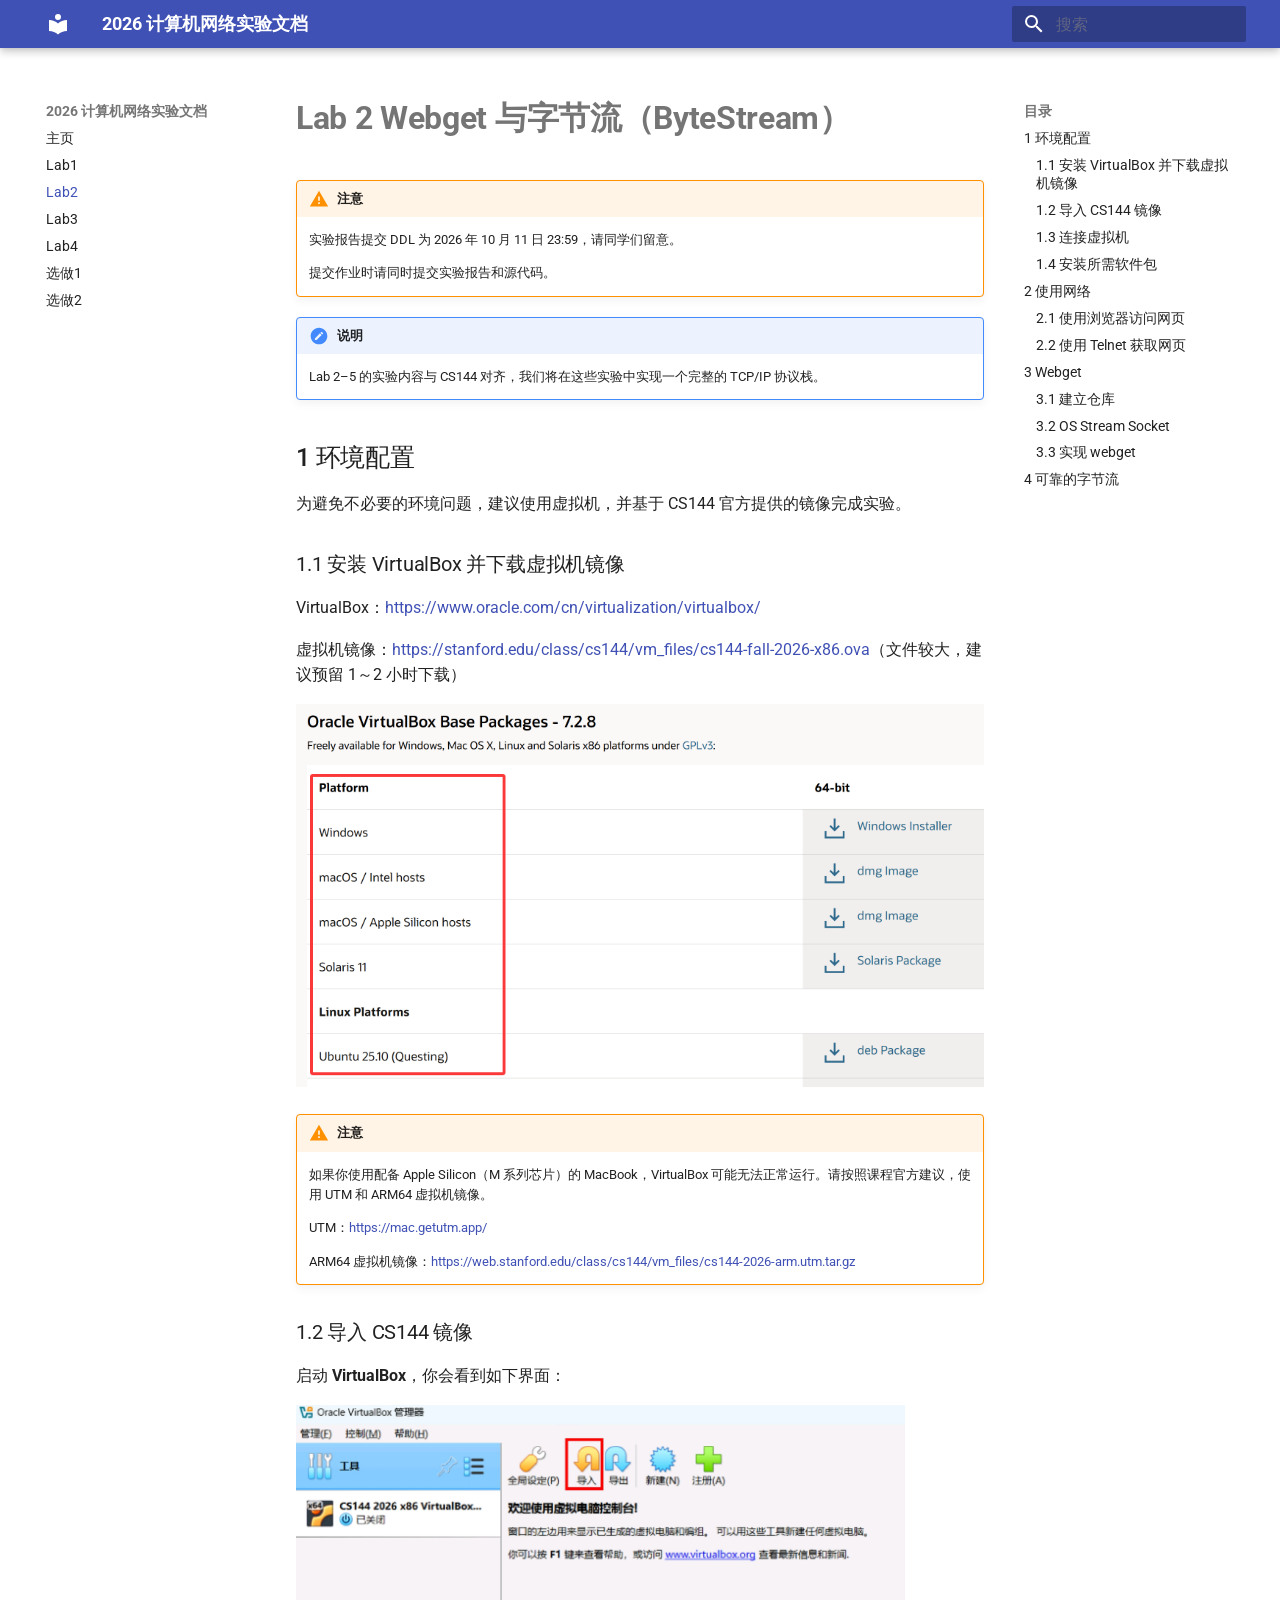
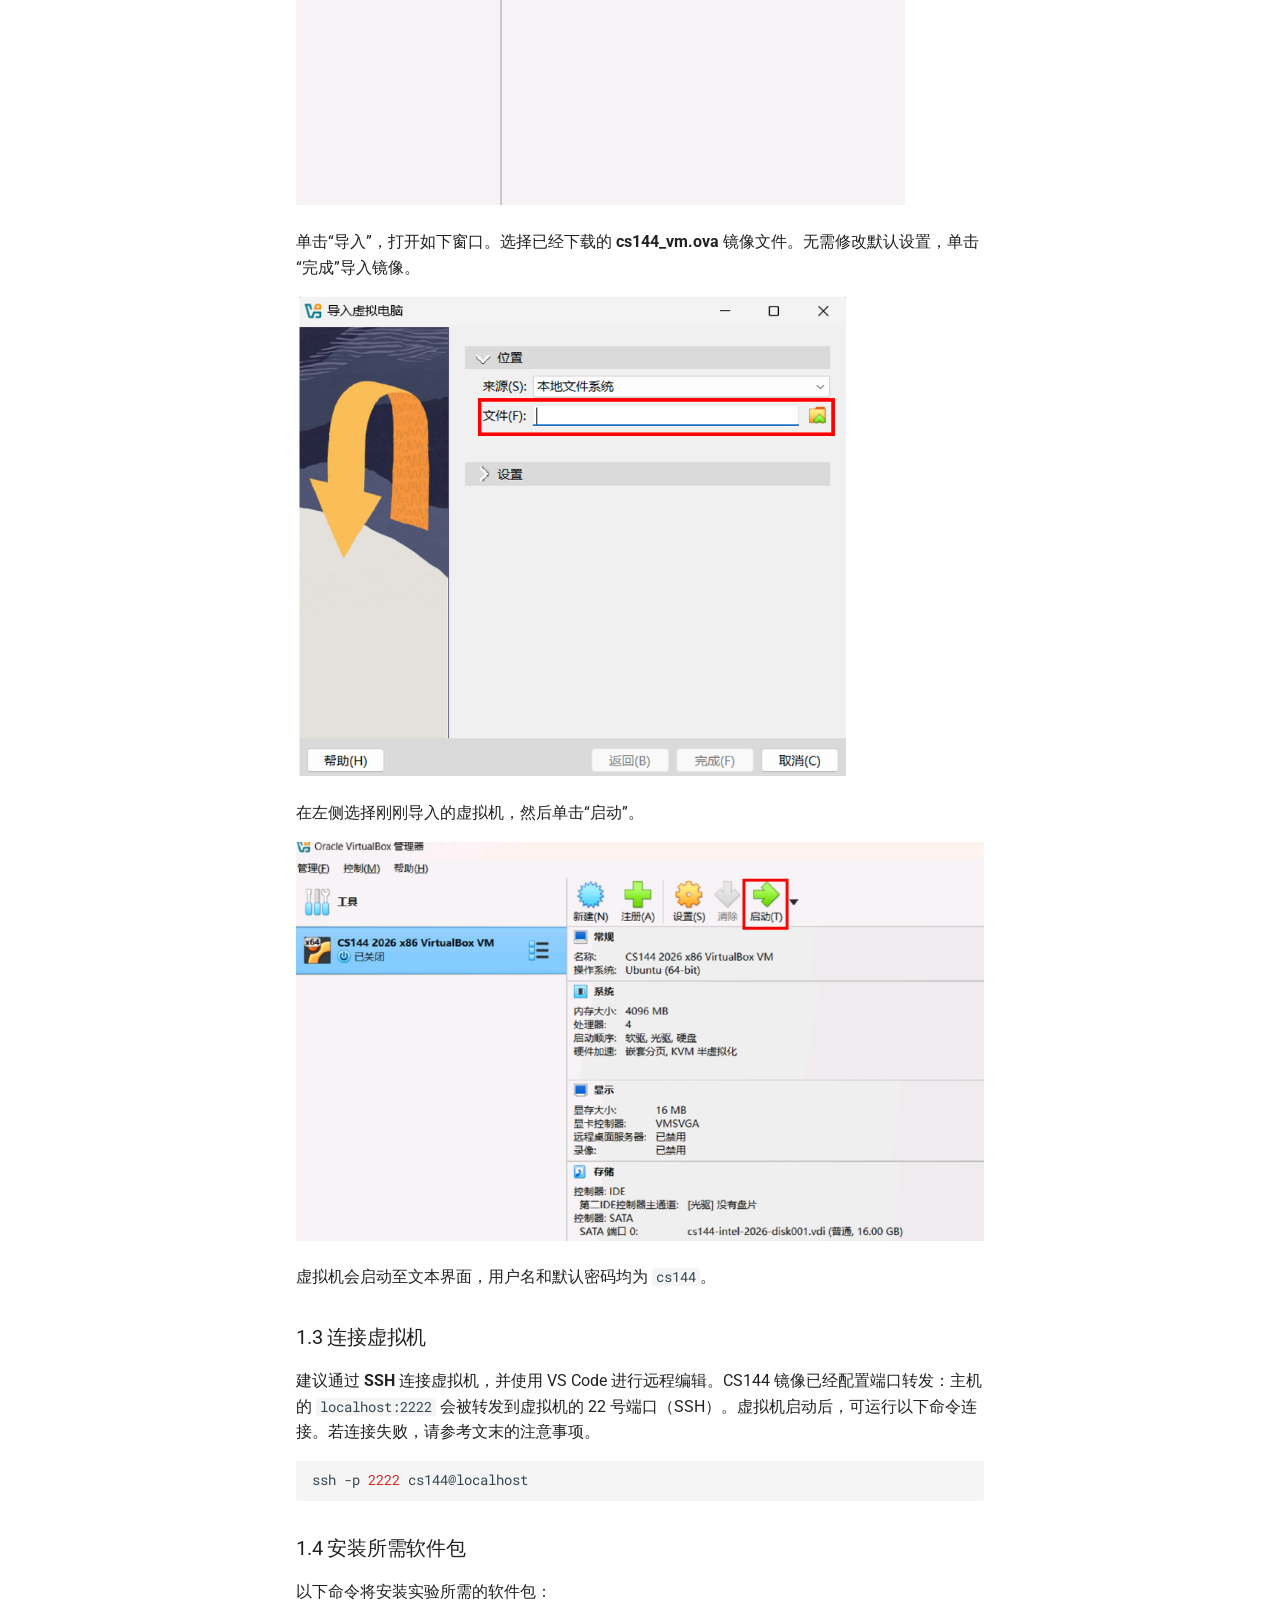
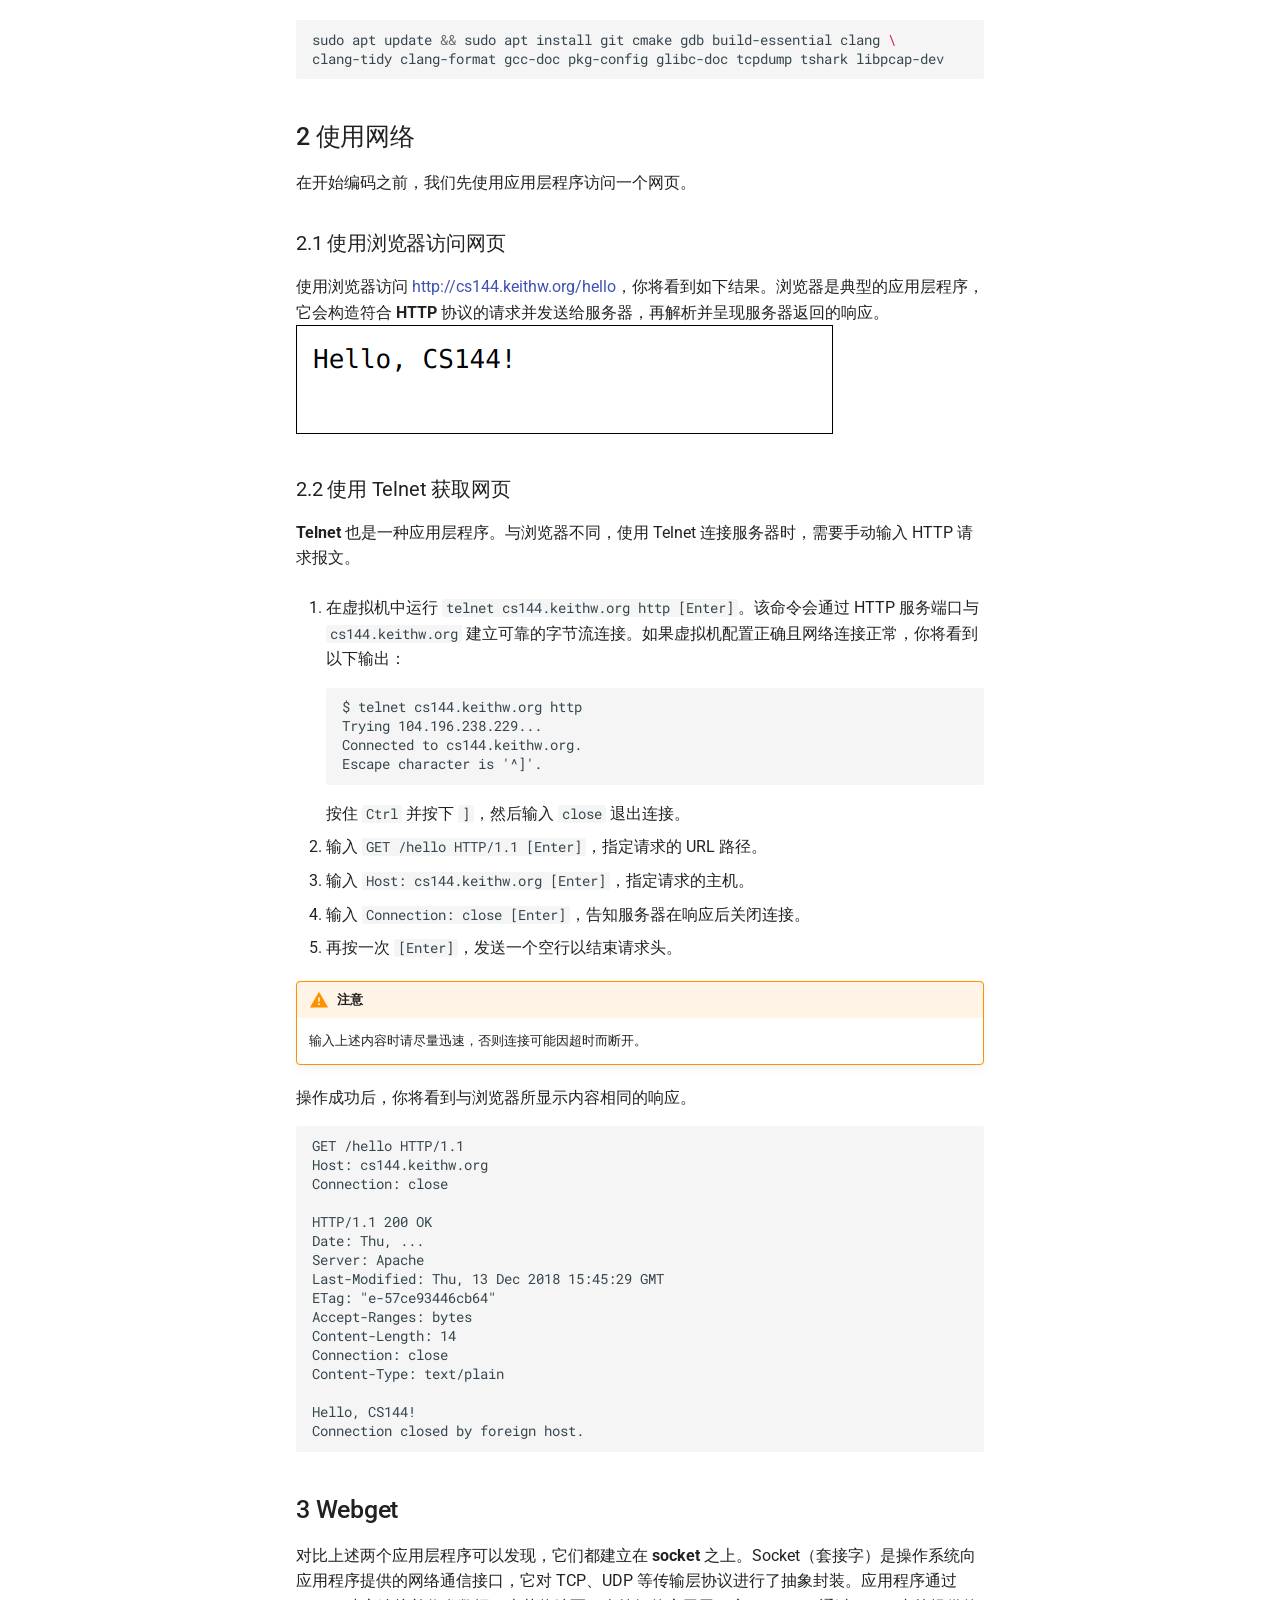
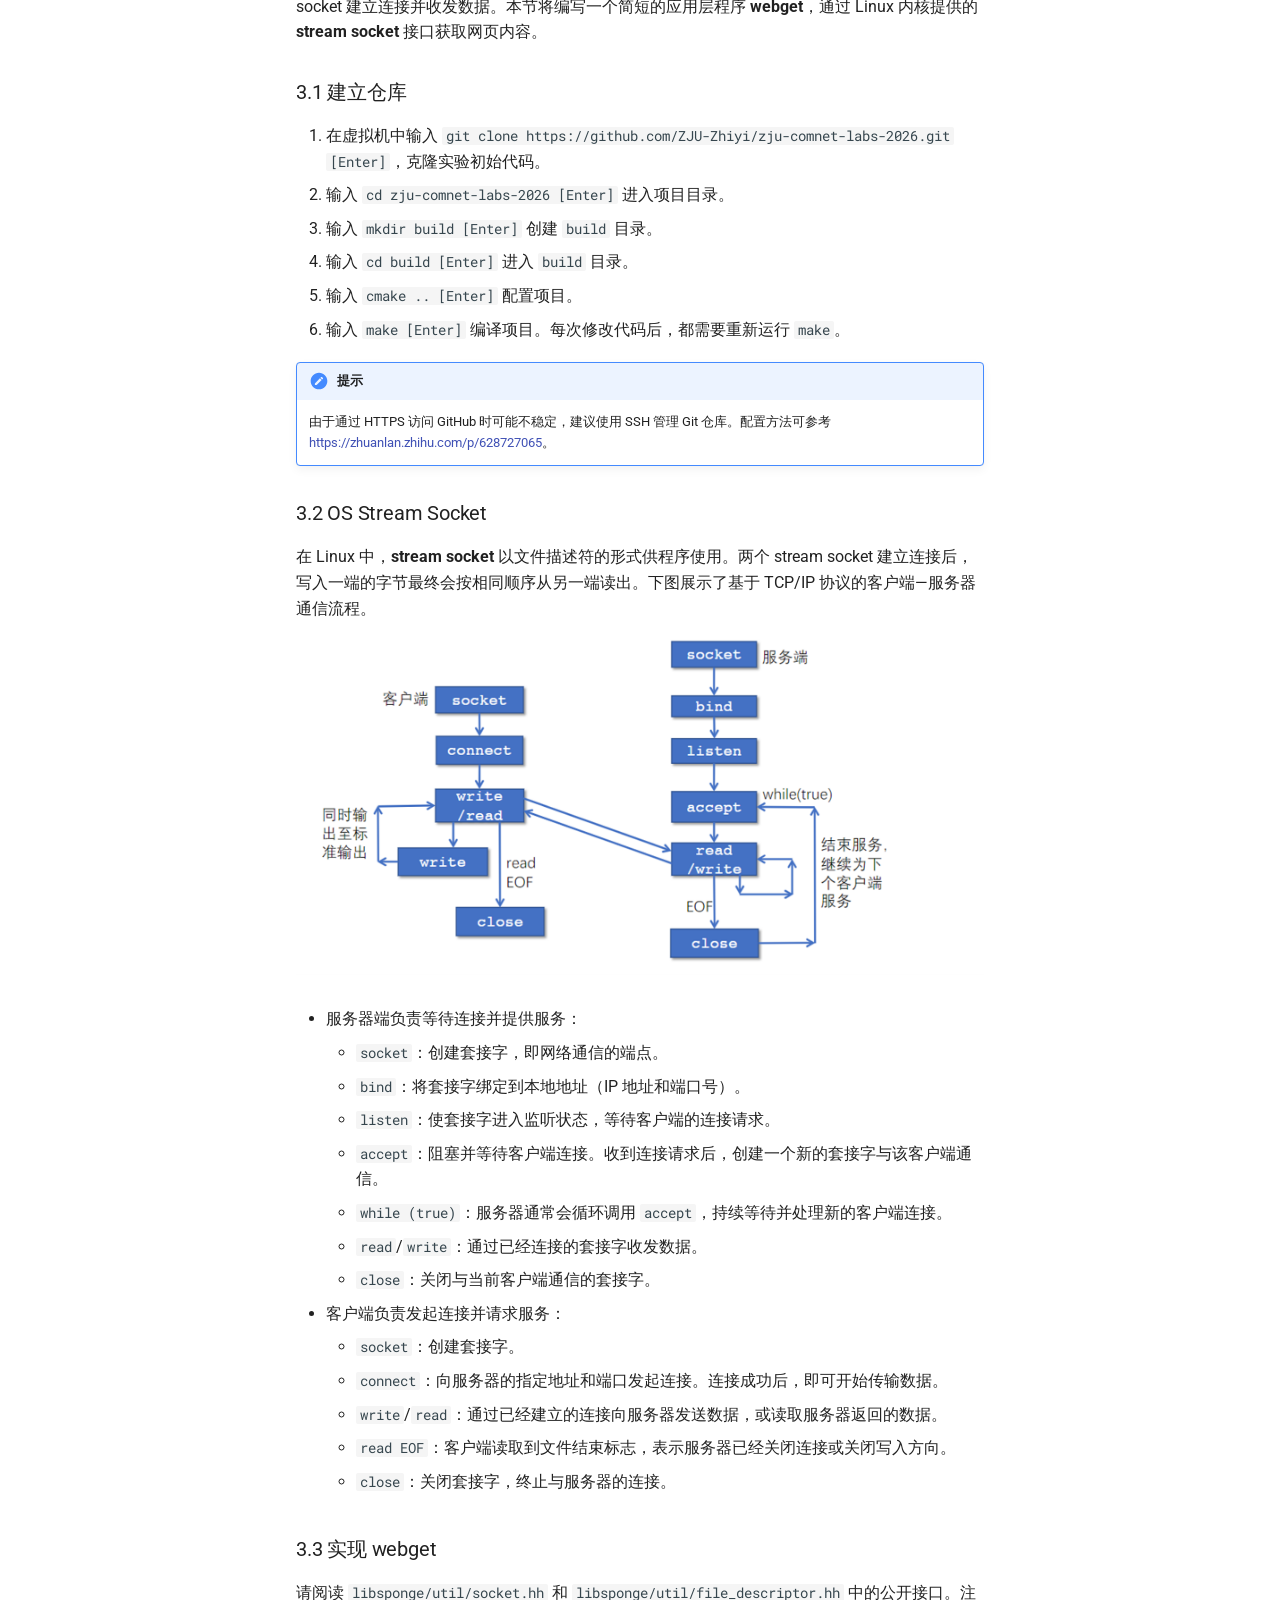
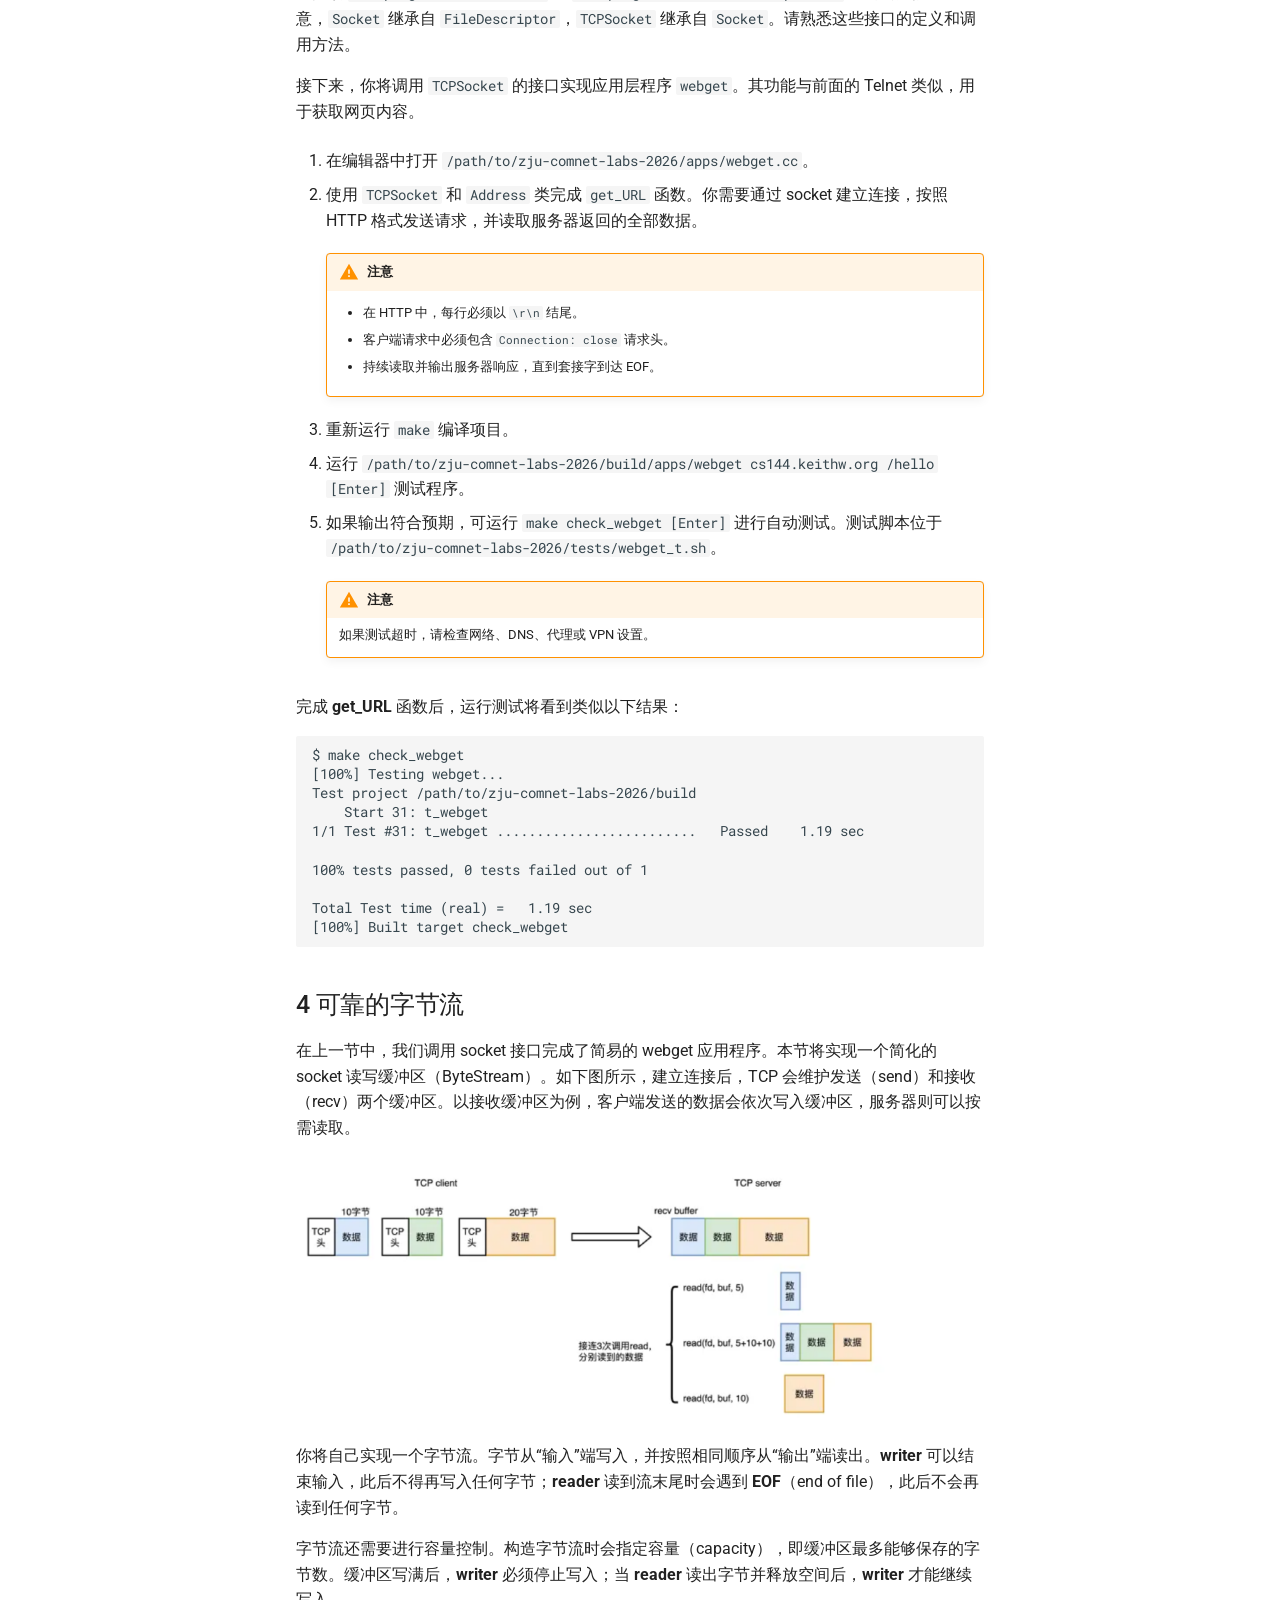
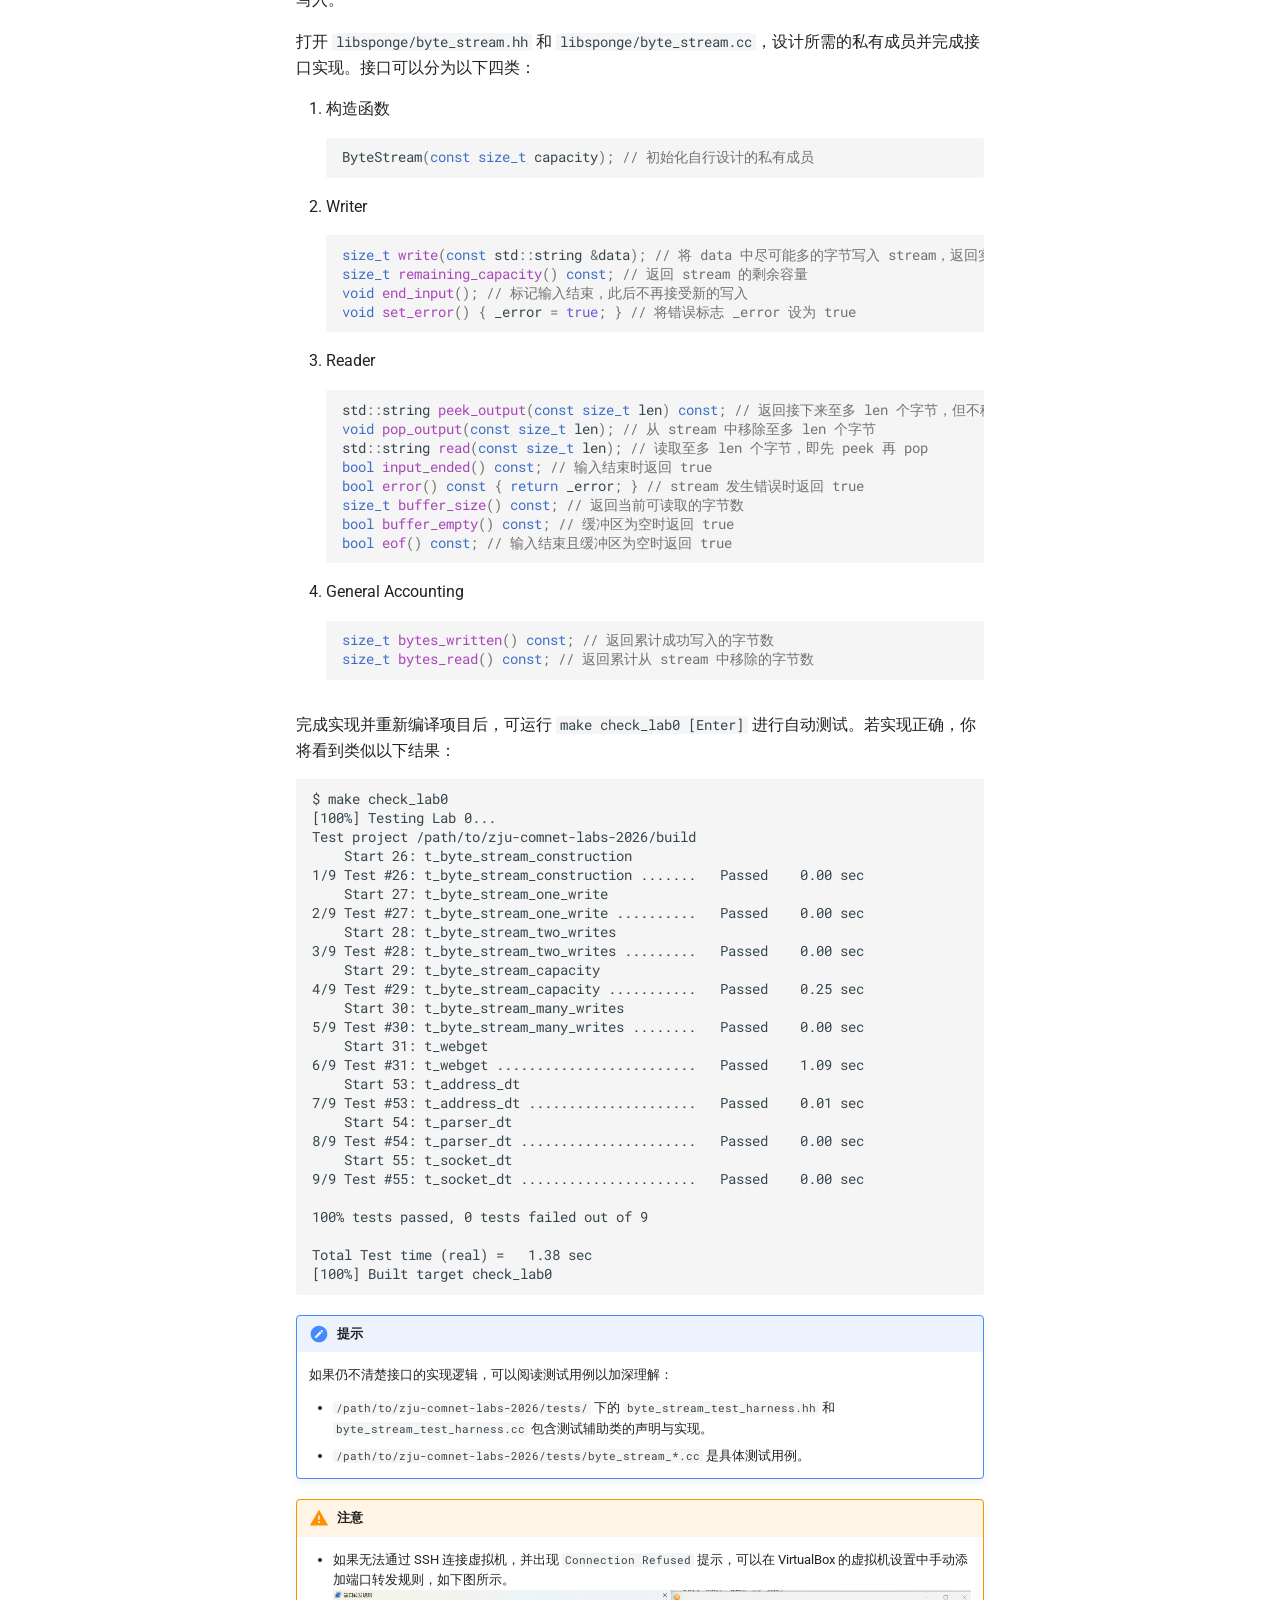
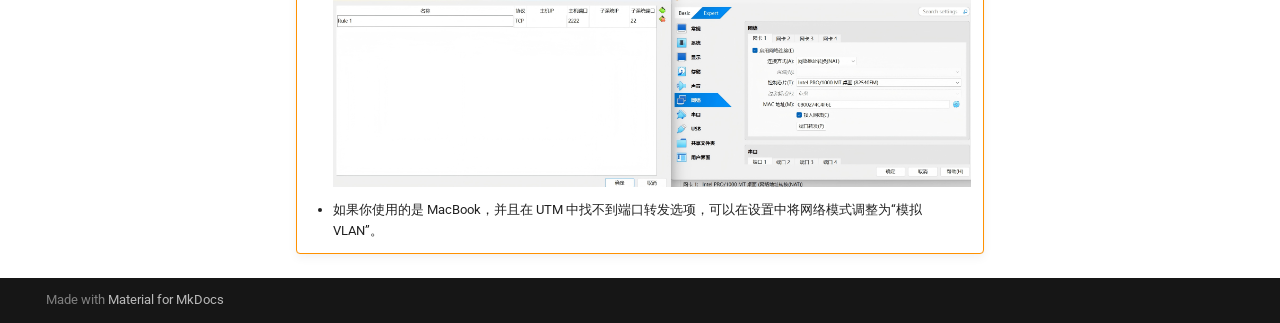
<file: lab2/index.html>
<!DOCTYPE html><html lang="zh" class="no-js"><head>
    
      <meta charset="utf-8">
      <meta name="viewport" content="width=device-width,initial-scale=1">
      
      
      
        <link rel="canonical" href="https://zju-zhiyi.github.io/2026netlab/lab2/">
      
      
        <link rel="prev" href="../lab1/">
      
      
        <link rel="next" href="../lab3/">
      
      
        
      
      
      <link rel="icon" href="../assets/images/favicon.png">
      <meta name="generator" content="mkdocs-1.6.1, mkdocs-material-9.8.0">
    
    
      
        <title>Lab2 - 2026 计算机网络实验文档</title>
      
    
    
      <link rel="stylesheet" href="../assets/stylesheets/main.57a0d79d.min.css">
      
      


    
    
      
    
    
      
        
        
        <link rel="preconnect" href="https://fonts.gstatic.com" crossorigin="">
        <link rel="stylesheet" href="https://fonts.googleapis.com/css?family=Roboto:300,300i,400,400i,700,700i%7CRoboto+Mono:400,400i,700,700i&amp;display=fallback">
        <style>:root{--md-text-font:"Roboto";--md-code-font:"Roboto Mono"}</style>
      
    
    
      <link rel="stylesheet" href="../css/extra.css">
    
    <script>__md_scope=new URL("..",location),__md_hash=e=>[...e].reduce(((e,_)=>(e<<5)-e+_.charCodeAt(0)),0),__md_get=(e,_=localStorage,t=__md_scope)=>JSON.parse(_.getItem(t.pathname+"."+e)),__md_set=(e,_,t=localStorage,a=__md_scope)=>{try{t.setItem(a.pathname+"."+e,JSON.stringify(_))}catch(e){}}</script>
    
      

    
    
  <link href="../assets/stylesheets/glightbox.min.css" rel="stylesheet"><script src="../assets/javascripts/glightbox.min.js"></script><style id="glightbox-style">
            html.glightbox-open { overflow: initial; height: 100%; }
            .gslide-title { margin-top: 0px; user-select: text; }
            .gslide-desc { color: #666; user-select: text; }
            .gslide-image img { background: white; }
            .gscrollbar-fixer { padding-right: 15px; }
            .gdesc-inner { font-size: 0.75rem; }
            body[data-md-color-scheme="slate"] .gdesc-inner { background: var(--md-default-bg-color); }
            body[data-md-color-scheme="slate"] .gslide-title { color: var(--md-default-fg-color); }
            body[data-md-color-scheme="slate"] .gslide-desc { color: var(--md-default-fg-color); }
        </style></head>
  
  
    <body dir="ltr">
  
    
    <input class="md-toggle" data-md-toggle="drawer" type="checkbox" id="__drawer" autocomplete="off">
    <input class="md-toggle" data-md-toggle="search" type="checkbox" id="__search" autocomplete="off">
    <label class="md-overlay" for="__drawer"></label>
    <div data-md-component="skip">
      
        
        <a href="#lab-2-webget-bytestream" class="md-skip">
          跳转至
        </a>
      
    </div>
    <div data-md-component="announce">
      
    </div>
    
    
      

  

<header class="md-header md-header--shadow" data-md-component="header">
  <nav class="md-header__inner md-grid" aria-label="页眉">
    <a href=".." title="2026 计算机网络实验文档" class="md-header__button md-logo" aria-label="2026 计算机网络实验文档" data-md-component="logo">
      
  
  <svg xmlns="http://www.w3.org/2000/svg" viewBox="0 0 24 24"><path d="M12 8a3 3 0 0 0 3-3 3 3 0 0 0-3-3 3 3 0 0 0-3 3 3 3 0 0 0 3 3m0 3.54C9.64 9.35 6.5 8 3 8v11c3.5 0 6.64 1.35 9 3.54 2.36-2.19 5.5-3.54 9-3.54V8c-3.5 0-6.64 1.35-9 3.54"></path></svg>

    </a>
    <label class="md-header__button md-icon" for="__drawer">
      
      <svg xmlns="http://www.w3.org/2000/svg" viewBox="0 0 24 24"><path d="M3 6h18v2H3zm0 5h18v2H3zm0 5h18v2H3z"></path></svg>
    </label>
    <div class="md-header__title" data-md-component="header-title">
      <div class="md-header__ellipsis">
        <div class="md-header__topic">
          <span class="md-ellipsis">
            2026 计算机网络实验文档
          </span>
        </div>
        <div class="md-header__topic" data-md-component="header-topic">
          <span class="md-ellipsis">
            
              Lab2
            
          </span>
        </div>
      </div>
    </div>
    
    
      <script>var palette=__md_get("__palette");if(palette&&palette.color){if("(prefers-color-scheme)"===palette.color.media){var media=matchMedia("(prefers-color-scheme: light)"),input=document.querySelector(media.matches?"[data-md-color-media='(prefers-color-scheme: light)']":"[data-md-color-media='(prefers-color-scheme: dark)']");palette.color.media=input.getAttribute("data-md-color-media"),palette.color.scheme=input.getAttribute("data-md-color-scheme"),palette.color.primary=input.getAttribute("data-md-color-primary"),palette.color.accent=input.getAttribute("data-md-color-accent")}for(var[key,value]of Object.entries(palette.color))document.body.setAttribute("data-md-color-"+key,value)}</script>
    
    
    
      
      
        <label class="md-header__button md-icon" for="__search">
          
          <svg xmlns="http://www.w3.org/2000/svg" viewBox="0 0 24 24"><path d="M9.5 3A6.5 6.5 0 0 1 16 9.5c0 1.61-.59 3.09-1.56 4.23l.27.27h.79l5 5-1.5 1.5-5-5v-.79l-.27-.27A6.52 6.52 0 0 1 9.5 16 6.5 6.5 0 0 1 3 9.5 6.5 6.5 0 0 1 9.5 3m0 2C7 5 5 7 5 9.5S7 14 9.5 14 14 12 14 9.5 12 5 9.5 5"></path></svg>
        </label>
        <div class="md-search" data-md-component="search" role="dialog">
  <label class="md-search__overlay" for="__search"></label>
  <div class="md-search__inner" role="search">
    <form class="md-search__form" name="search">
      <input type="text" class="md-search__input" name="query" aria-label="搜索" placeholder="搜索" autocapitalize="off" autocorrect="off" autocomplete="off" spellcheck="false" data-md-component="search-query" required="">
      <label class="md-search__icon md-icon" for="__search">
        
        <svg xmlns="http://www.w3.org/2000/svg" viewBox="0 0 24 24"><path d="M9.5 3A6.5 6.5 0 0 1 16 9.5c0 1.61-.59 3.09-1.56 4.23l.27.27h.79l5 5-1.5 1.5-5-5v-.79l-.27-.27A6.52 6.52 0 0 1 9.5 16 6.5 6.5 0 0 1 3 9.5 6.5 6.5 0 0 1 9.5 3m0 2C7 5 5 7 5 9.5S7 14 9.5 14 14 12 14 9.5 12 5 9.5 5"></path></svg>
        
        <svg xmlns="http://www.w3.org/2000/svg" viewBox="0 0 24 24"><path d="M20 11v2H8l5.5 5.5-1.42 1.42L4.16 12l7.92-7.92L13.5 5.5 8 11z"></path></svg>
      </label>
      <nav class="md-search__options" aria-label="查找">
        
        <button type="reset" class="md-search__icon md-icon" title="清空当前内容" aria-label="清空当前内容" tabindex="-1">
          
          <svg xmlns="http://www.w3.org/2000/svg" viewBox="0 0 24 24"><path d="M19 6.41 17.59 5 12 10.59 6.41 5 5 6.41 10.59 12 5 17.59 6.41 19 12 13.41 17.59 19 19 17.59 13.41 12z"></path></svg>
        </button>
      </nav>
      
    </form>
    <div class="md-search__output">
      <div class="md-search__scrollwrap" tabindex="0" data-md-scrollfix="">
        <div class="md-search-result" data-md-component="search-result">
          <div class="md-search-result__meta">
            正在初始化搜索引擎
          </div>
          <ol class="md-search-result__list" role="presentation"></ol>
        </div>
      </div>
    </div>
  </div>
</div>
      
    
    
  </nav>
  
</header>
    
    <div class="md-container" data-md-component="container">
      
      
        
          
        
      
      <main class="md-main" data-md-component="main">
        <div class="md-main__inner md-grid">
          
            
              
              <div class="md-sidebar md-sidebar--primary" data-md-component="sidebar" data-md-type="navigation">
                <div class="md-sidebar__scrollwrap">
                  <div class="md-sidebar__inner">
                    



<nav class="md-nav md-nav--primary" aria-label="导航栏" data-md-level="0">
  <label class="md-nav__title" for="__drawer">
    <a href=".." title="2026 计算机网络实验文档" class="md-nav__button md-logo" aria-label="2026 计算机网络实验文档" data-md-component="logo">
      
  
  <svg xmlns="http://www.w3.org/2000/svg" viewBox="0 0 24 24"><path d="M12 8a3 3 0 0 0 3-3 3 3 0 0 0-3-3 3 3 0 0 0-3 3 3 3 0 0 0 3 3m0 3.54C9.64 9.35 6.5 8 3 8v11c3.5 0 6.64 1.35 9 3.54 2.36-2.19 5.5-3.54 9-3.54V8c-3.5 0-6.64 1.35-9 3.54"></path></svg>

    </a>
    2026 计算机网络实验文档
  </label>
  
  <ul class="md-nav__list" data-md-scrollfix="">
    
      
      
  
  
  
  
    <li class="md-nav__item">
      <a href=".." class="md-nav__link">
        
  
  
  <span class="md-ellipsis">
    
  
    主页
  

    
  </span>
  
  

      </a>
    </li>
  

    
      
      
  
  
  
  
    <li class="md-nav__item">
      <a href="../lab1/" class="md-nav__link">
        
  
  
  <span class="md-ellipsis">
    
  
    Lab1
  

    
  </span>
  
  

      </a>
    </li>
  

    
      
      
  
  
    
  
  
  
    <li class="md-nav__item md-nav__item--active">
      
      <input class="md-nav__toggle md-toggle" type="checkbox" id="__toc">
      
      
        
      
      
        <label class="md-nav__link md-nav__link--active" for="__toc">
          
  
  
  <span class="md-ellipsis">
    
  
    Lab2
  

    
  </span>
  
  

          <span class="md-nav__icon md-icon"></span>
        </label>
      
      <a href="./" class="md-nav__link md-nav__link--active">
        
  
  
  <span class="md-ellipsis">
    
  
    Lab2
  

    
  </span>
  
  

      </a>
      
        

<nav class="md-nav md-nav--secondary" aria-label="目录">
  
  
  
    
  
  
    <label class="md-nav__title" for="__toc">
      <span class="md-nav__icon md-icon"></span>
      目录
    </label>
    <ul class="md-nav__list" data-md-component="toc" data-md-scrollfix="">
      
        <li class="md-nav__item">
  <a href="#1" class="md-nav__link">
    <span class="md-ellipsis">
      
        1 环境配置
      
    </span>
  </a>
  
    <nav class="md-nav" aria-label="1 环境配置">
      <ul class="md-nav__list">
        
          <li class="md-nav__item">
  <a href="#11-virtualbox" class="md-nav__link">
    <span class="md-ellipsis">
      
        1.1 安装 VirtualBox 并下载虚拟机镜像
      
    </span>
  </a>
  
</li>
        
          <li class="md-nav__item">
  <a href="#12-cs144" class="md-nav__link">
    <span class="md-ellipsis">
      
        1.2 导入 CS144 镜像
      
    </span>
  </a>
  
</li>
        
          <li class="md-nav__item">
  <a href="#13" class="md-nav__link">
    <span class="md-ellipsis">
      
        1.3 连接虚拟机
      
    </span>
  </a>
  
</li>
        
          <li class="md-nav__item">
  <a href="#14" class="md-nav__link">
    <span class="md-ellipsis">
      
        1.4 安装所需软件包
      
    </span>
  </a>
  
</li>
        
      </ul>
    </nav>
  
</li>
      
        <li class="md-nav__item">
  <a href="#2" class="md-nav__link">
    <span class="md-ellipsis">
      
        2 使用网络
      
    </span>
  </a>
  
    <nav class="md-nav" aria-label="2 使用网络">
      <ul class="md-nav__list">
        
          <li class="md-nav__item">
  <a href="#21" class="md-nav__link">
    <span class="md-ellipsis">
      
        2.1 使用浏览器访问网页
      
    </span>
  </a>
  
</li>
        
          <li class="md-nav__item">
  <a href="#22-telnet" class="md-nav__link">
    <span class="md-ellipsis">
      
        2.2 使用 Telnet 获取网页
      
    </span>
  </a>
  
</li>
        
      </ul>
    </nav>
  
</li>
      
        <li class="md-nav__item">
  <a href="#3-webget" class="md-nav__link">
    <span class="md-ellipsis">
      
        3 Webget
      
    </span>
  </a>
  
    <nav class="md-nav" aria-label="3 Webget">
      <ul class="md-nav__list">
        
          <li class="md-nav__item">
  <a href="#31" class="md-nav__link">
    <span class="md-ellipsis">
      
        3.1 建立仓库
      
    </span>
  </a>
  
</li>
        
          <li class="md-nav__item">
  <a href="#32-os-stream-socket" class="md-nav__link">
    <span class="md-ellipsis">
      
        3.2 OS Stream Socket
      
    </span>
  </a>
  
</li>
        
          <li class="md-nav__item">
  <a href="#33-webget" class="md-nav__link">
    <span class="md-ellipsis">
      
        3.3 实现 webget
      
    </span>
  </a>
  
</li>
        
      </ul>
    </nav>
  
</li>
      
        <li class="md-nav__item">
  <a href="#4" class="md-nav__link">
    <span class="md-ellipsis">
      
        4 可靠的字节流
      
    </span>
  </a>
  
</li>
      
    </ul>
  
</nav>
      
    </li>
  

    
      
      
  
  
  
  
    <li class="md-nav__item">
      <a href="../lab3/" class="md-nav__link">
        
  
  
  <span class="md-ellipsis">
    
  
    Lab3
  

    
  </span>
  
  

      </a>
    </li>
  

    
      
      
  
  
  
  
    <li class="md-nav__item">
      <a href="../lab4/" class="md-nav__link">
        
  
  
  <span class="md-ellipsis">
    
  
    Lab4
  

    
  </span>
  
  

      </a>
    </li>
  

    
      
      
  
  
  
  
    <li class="md-nav__item">
      <a href="../%E4%BA%8C%E5%B1%82%E4%BA%A4%E6%8D%A2%E6%9C%BA/" class="md-nav__link">
        
  
  
  <span class="md-ellipsis">
    
  
    选做1
  

    
  </span>
  
  

      </a>
    </li>
  

    
      
      
  
  
  
  
    <li class="md-nav__item">
      <a href="../%E4%B8%89%E5%B1%82%E4%BA%A4%E6%8D%A2%E6%9C%BA/" class="md-nav__link">
        
  
  
  <span class="md-ellipsis">
    
  
    选做2
  

    
  </span>
  
  

      </a>
    </li>
  

    
  </ul>
</nav>
                  </div>
                </div>
              </div>
            
            
              
              <div class="md-sidebar md-sidebar--secondary" data-md-component="sidebar" data-md-type="toc">
                <div class="md-sidebar__scrollwrap">
                  <div class="md-sidebar__inner">
                    

<nav class="md-nav md-nav--secondary" aria-label="目录">
  
  
  
    
  
  
    <label class="md-nav__title" for="__toc">
      <span class="md-nav__icon md-icon"></span>
      目录
    </label>
    <ul class="md-nav__list" data-md-component="toc" data-md-scrollfix="">
      
        <li class="md-nav__item">
  <a href="#1" class="md-nav__link">
    <span class="md-ellipsis">
      
        1 环境配置
      
    </span>
  </a>
  
    <nav class="md-nav" aria-label="1 环境配置">
      <ul class="md-nav__list">
        
          <li class="md-nav__item">
  <a href="#11-virtualbox" class="md-nav__link">
    <span class="md-ellipsis">
      
        1.1 安装 VirtualBox 并下载虚拟机镜像
      
    </span>
  </a>
  
</li>
        
          <li class="md-nav__item">
  <a href="#12-cs144" class="md-nav__link">
    <span class="md-ellipsis">
      
        1.2 导入 CS144 镜像
      
    </span>
  </a>
  
</li>
        
          <li class="md-nav__item">
  <a href="#13" class="md-nav__link">
    <span class="md-ellipsis">
      
        1.3 连接虚拟机
      
    </span>
  </a>
  
</li>
        
          <li class="md-nav__item">
  <a href="#14" class="md-nav__link">
    <span class="md-ellipsis">
      
        1.4 安装所需软件包
      
    </span>
  </a>
  
</li>
        
      </ul>
    </nav>
  
</li>
      
        <li class="md-nav__item">
  <a href="#2" class="md-nav__link">
    <span class="md-ellipsis">
      
        2 使用网络
      
    </span>
  </a>
  
    <nav class="md-nav" aria-label="2 使用网络">
      <ul class="md-nav__list">
        
          <li class="md-nav__item">
  <a href="#21" class="md-nav__link">
    <span class="md-ellipsis">
      
        2.1 使用浏览器访问网页
      
    </span>
  </a>
  
</li>
        
          <li class="md-nav__item">
  <a href="#22-telnet" class="md-nav__link">
    <span class="md-ellipsis">
      
        2.2 使用 Telnet 获取网页
      
    </span>
  </a>
  
</li>
        
      </ul>
    </nav>
  
</li>
      
        <li class="md-nav__item">
  <a href="#3-webget" class="md-nav__link">
    <span class="md-ellipsis">
      
        3 Webget
      
    </span>
  </a>
  
    <nav class="md-nav" aria-label="3 Webget">
      <ul class="md-nav__list">
        
          <li class="md-nav__item">
  <a href="#31" class="md-nav__link">
    <span class="md-ellipsis">
      
        3.1 建立仓库
      
    </span>
  </a>
  
</li>
        
          <li class="md-nav__item">
  <a href="#32-os-stream-socket" class="md-nav__link">
    <span class="md-ellipsis">
      
        3.2 OS Stream Socket
      
    </span>
  </a>
  
</li>
        
          <li class="md-nav__item">
  <a href="#33-webget" class="md-nav__link">
    <span class="md-ellipsis">
      
        3.3 实现 webget
      
    </span>
  </a>
  
</li>
        
      </ul>
    </nav>
  
</li>
      
        <li class="md-nav__item">
  <a href="#4" class="md-nav__link">
    <span class="md-ellipsis">
      
        4 可靠的字节流
      
    </span>
  </a>
  
</li>
      
    </ul>
  
</nav>
                  </div>
                </div>
              </div>
            
          
          
            <div class="md-content" data-md-component="content">
              
              <article class="md-content__inner md-typeset">
                
                  



<h1 id="lab-2-webget-bytestream">Lab 2 Webget 与字节流（ByteStream）</h1>
<div class="admonition warning">
<p class="admonition-title">注意</p>
<p>实验报告提交 DDL 为 2026 年 10 月 11 日 23:59，请同学们留意。</p>
<p>提交作业时请同时提交实验报告和源代码。</p>
</div>
<div class="admonition note">
<p class="admonition-title">说明</p>
<p>Lab 2–5 的实验内容与 CS144 对齐，我们将在这些实验中实现一个完整的 TCP/IP 协议栈。</p>
</div>
<h2 id="1">1 环境配置</h2>
<p>为避免不必要的环境问题，建议使用虚拟机，并基于 CS144 官方提供的镜像完成实验。</p>
<h3 id="11-virtualbox">1.1 安装 VirtualBox 并下载虚拟机镜像</h3>
<p>VirtualBox：<a href="https://www.oracle.com/cn/virtualization/virtualbox/">https://www.oracle.com/cn/virtualization/virtualbox/</a></p>
<p>虚拟机镜像：<a href="https://stanford.edu/class/cs144/vm_files/cs144-fall-2026-x86.ova">https://stanford.edu/class/cs144/vm_files/cs144-fall-2026-x86.ova</a>（文件较大，建议预留 1～2 小时下载）</p>
<p><a class="glightbox" data-type="image" data-width="auto" data-height="auto" href="../assets/lab2/virtualbox-download.png" data-desc-position="bottom"><img src="../assets/lab2/virtualbox-download.png" alt="virtualbox-download" style="zoom:45%;"></a></p>
<div class="admonition warning">
<p class="admonition-title">注意</p>
<p>如果你使用配备 Apple Silicon（M 系列芯片）的 MacBook，VirtualBox 可能无法正常运行。请按照课程官方建议，使用 UTM 和 ARM64 虚拟机镜像。</p>
<p>UTM：<a href="https://mac.getutm.app/">https://mac.getutm.app/</a></p>
<p>ARM64 虚拟机镜像：<a href="https://web.stanford.edu/class/cs144/vm_files/cs144-2026-arm.utm.tar.gz">https://web.stanford.edu/class/cs144/vm_files/cs144-2026-arm.utm.tar.gz</a></p>
</div>
<h3 id="12-cs144">1.2 导入 CS144 镜像</h3>
<p>启动 <strong>VirtualBox</strong>，你会看到如下界面：</p>
<p><a class="glightbox" data-type="image" data-width="auto" data-height="auto" href="../assets/lab2/init.png" data-desc-position="bottom"><img src="../assets/lab2/init.png" alt="init" style="zoom:49%;"></a></p>
<p>单击“导入”，打开如下窗口。选择已经下载的 <strong>cs144_vm.ova</strong> 镜像文件。无需修改默认设置，单击“完成”导入镜像。</p>
<p><a class="glightbox" data-type="image" data-width="auto" data-height="auto" href="../assets/lab2/image.png" data-desc-position="bottom"><img src="../assets/lab2/image.png" alt="image" style="zoom:70%;"></a></p>
<p>在左侧选择刚刚导入的虚拟机，然后单击“启动”。</p>
<p><a class="glightbox" data-type="image" data-width="auto" data-height="auto" href="../assets/lab2/launch.png" data-desc-position="bottom"><img src="../assets/lab2/launch.png" alt="launch" style="zoom:46%;"></a></p>
<p>虚拟机会启动至文本界面，用户名和默认密码均为 <code>cs144</code>。</p>
<h3 id="13">1.3 连接虚拟机</h3>
<p>建议通过 <strong>SSH</strong> 连接虚拟机，并使用 VS Code 进行远程编辑。CS144 镜像已经配置端口转发：主机的 <code>localhost:2222</code> 会被转发到虚拟机的 22 号端口（SSH）。虚拟机启动后，可运行以下命令连接。若连接失败，请参考文末的注意事项。</p>
<div class="highlight"><pre><span></span><code>ssh<span class="w"> </span>-p<span class="w"> </span><span class="m">2222</span><span class="w"> </span>cs144@localhost
</code></pre></div>
<h3 id="14">1.4 安装所需软件包</h3>
<p>以下命令将安装实验所需的软件包：</p>
<div class="highlight"><pre><span></span><code>sudo<span class="w"> </span>apt<span class="w"> </span>update<span class="w"> </span><span class="o">&amp;&amp;</span><span class="w"> </span>sudo<span class="w"> </span>apt<span class="w"> </span>install<span class="w"> </span>git<span class="w"> </span>cmake<span class="w"> </span>gdb<span class="w"> </span>build-essential<span class="w"> </span>clang<span class="w"> </span><span class="se">\</span>
clang-tidy<span class="w"> </span>clang-format<span class="w"> </span>gcc-doc<span class="w"> </span>pkg-config<span class="w"> </span>glibc-doc<span class="w"> </span>tcpdump<span class="w"> </span>tshark<span class="w"> </span>libpcap-dev
</code></pre></div>
<h2 id="2">2 使用网络</h2>
<p>在开始编码之前，我们先使用应用层程序访问一个网页。</p>
<h3 id="21">2.1 使用浏览器访问网页</h3>
<p>使用浏览器访问 <a href="http://cs144.keithw.org/hello">http://cs144.keithw.org/hello</a>，你将看到如下结果。浏览器是典型的应用层程序，它会构造符合 <strong>HTTP</strong> 协议的请求并发送给服务器，再解析并呈现服务器返回的响应。
<a class="glightbox" data-type="image" data-width="auto" data-height="auto" href="../assets/lab2/hello.png" data-desc-position="bottom"><img src="../assets/lab2/hello.png" alt="hello" style="border:1px solid black;"></a></p>
<h3 id="22-telnet">2.2 使用 Telnet 获取网页</h3>
<p><strong>Telnet</strong> 也是一种应用层程序。与浏览器不同，使用 Telnet 连接服务器时，需要手动输入 HTTP 请求报文。</p>
<ol>
<li>
<p>在虚拟机中运行 <code>telnet cs144.keithw.org http [Enter]</code>。该命令会通过 HTTP 服务端口与 <code>cs144.keithw.org</code> 建立可靠的字节流连接。如果虚拟机配置正确且网络连接正常，你将看到以下输出：
</p><div class="highlight"><pre><span></span><code>$ telnet cs144.keithw.org http
Trying 104.196.238.229...
Connected to cs144.keithw.org.
Escape character is '^]'.
</code></pre></div>
按住 <code>Ctrl</code> 并按下 <code>]</code>，然后输入 <code>close</code> 退出连接。<p></p>
</li>
<li>
<p>输入 <code>GET /hello HTTP/1.1 [Enter]</code>，指定请求的 URL 路径。</p>
</li>
<li>输入 <code>Host: cs144.keithw.org [Enter]</code>，指定请求的主机。</li>
<li>输入 <code>Connection: close [Enter]</code>，告知服务器在响应后关闭连接。</li>
<li>再按一次 <code>[Enter]</code>，发送一个空行以结束请求头。</li>
</ol>
<div class="admonition warning">
<p class="admonition-title">注意</p>
<p>输入上述内容时请尽量迅速，否则连接可能因超时而断开。</p>
</div>
<p>操作成功后，你将看到与浏览器所显示内容相同的响应。</p>
<div class="highlight"><pre><span></span><code>GET /hello HTTP/1.1
Host: cs144.keithw.org
Connection: close

HTTP/1.1 200 OK
Date: Thu, ...
Server: Apache
Last-Modified: Thu, 13 Dec 2018 15:45:29 GMT
ETag: "e-57ce93446cb64"
Accept-Ranges: bytes
Content-Length: 14
Connection: close
Content-Type: text/plain

Hello, CS144!
Connection closed by foreign host.
</code></pre></div>
<h2 id="3-webget">3 Webget</h2>
<p>对比上述两个应用层程序可以发现，它们都建立在 <strong>socket</strong> 之上。Socket（套接字）是操作系统向应用程序提供的网络通信接口，它对 TCP、UDP 等传输层协议进行了抽象封装。应用程序通过 socket 建立连接并收发数据。本节将编写一个简短的应用层程序 <strong>webget</strong>，通过 Linux 内核提供的 <strong>stream socket</strong> 接口获取网页内容。</p>
<h3 id="31">3.1 建立仓库</h3>
<ol>
<li>在虚拟机中输入 <code>git clone https://github.com/ZJU-Zhiyi/zju-comnet-labs-2026.git [Enter]</code>，克隆实验初始代码。</li>
<li>输入 <code>cd zju-comnet-labs-2026 [Enter]</code> 进入项目目录。</li>
<li>输入 <code>mkdir build [Enter]</code> 创建 <code>build</code> 目录。</li>
<li>输入 <code>cd build [Enter]</code> 进入 <code>build</code> 目录。</li>
<li>输入 <code>cmake .. [Enter]</code> 配置项目。</li>
<li>输入 <code>make [Enter]</code> 编译项目。每次修改代码后，都需要重新运行 <code>make</code>。</li>
</ol>
<div class="admonition note">
<p class="admonition-title">提示</p>
<p>由于通过 HTTPS 访问 GitHub 时可能不稳定，建议使用 SSH 管理 Git 仓库。配置方法可参考 <a href="https://zhuanlan.zhihu.com/p/628727065">https://zhuanlan.zhihu.com/p/628727065</a>。</p>
</div>
<h3 id="32-os-stream-socket">3.2 OS Stream Socket</h3>
<p>在 Linux 中，<strong>stream socket</strong> 以文件描述符的形式供程序使用。两个 stream socket 建立连接后，写入一端的字节最终会按相同顺序从另一端读出。下图展示了基于 TCP/IP 协议的客户端—服务器通信流程。</p>
<p><a class="glightbox" data-type="image" data-width="auto" data-height="auto" href="../assets/lab2/socket.png" data-desc-position="bottom"><img src="../assets/lab2/socket.png" alt="socket" style="zoom:45%;"></a></p>
<ul>
<li>
<p>服务器端负责等待连接并提供服务：</p>
<ul>
<li><code>socket</code>：创建套接字，即网络通信的端点。</li>
<li><code>bind</code>：将套接字绑定到本地地址（IP 地址和端口号）。</li>
<li><code>listen</code>：使套接字进入监听状态，等待客户端的连接请求。</li>
<li><code>accept</code>：阻塞并等待客户端连接。收到连接请求后，创建一个新的套接字与该客户端通信。</li>
<li><code>while (true)</code>：服务器通常会循环调用 <code>accept</code>，持续等待并处理新的客户端连接。</li>
<li><code>read</code>/<code>write</code>：通过已经连接的套接字收发数据。</li>
<li><code>close</code>：关闭与当前客户端通信的套接字。</li>
</ul>
</li>
<li>
<p>客户端负责发起连接并请求服务：</p>
<ul>
<li><code>socket</code>：创建套接字。</li>
<li><code>connect</code>：向服务器的指定地址和端口发起连接。连接成功后，即可开始传输数据。</li>
<li><code>write</code>/<code>read</code>：通过已经建立的连接向服务器发送数据，或读取服务器返回的数据。</li>
<li><code>read EOF</code>：客户端读取到文件结束标志，表示服务器已经关闭连接或关闭写入方向。</li>
<li><code>close</code>：关闭套接字，终止与服务器的连接。</li>
</ul>
</li>
</ul>
<h3 id="33-webget">3.3 实现 webget</h3>
<p>请阅读 <code>libsponge/util/socket.hh</code> 和 <code>libsponge/util/file_descriptor.hh</code> 中的公开接口。注意，<code>Socket</code> 继承自 <code>FileDescriptor</code>，<code>TCPSocket</code> 继承自 <code>Socket</code>。请熟悉这些接口的定义和调用方法。</p>
<p>接下来，你将调用 <code>TCPSocket</code> 的接口实现应用层程序 <code>webget</code>。其功能与前面的 Telnet 类似，用于获取网页内容。</p>
<ol>
<li>
<p>在编辑器中打开 <code>/path/to/zju-comnet-labs-2026/apps/webget.cc</code>。</p>
</li>
<li>
<p>使用 <code>TCPSocket</code> 和 <code>Address</code> 类完成 <code>get_URL</code> 函数。你需要通过 socket 建立连接，按照 HTTP 格式发送请求，并读取服务器返回的全部数据。</p>
<div class="admonition warning">
<p class="admonition-title">注意</p>
<ul>
<li>
<p>在 HTTP 中，每行必须以 <code>\r\n</code> 结尾。</p>
</li>
<li>
<p>客户端请求中必须包含 <code>Connection: close</code> 请求头。</p>
</li>
<li>
<p>持续读取并输出服务器响应，直到套接字到达 EOF。</p>
</li>
</ul>
</div>
</li>
<li>
<p>重新运行 <code>make</code> 编译项目。</p>
</li>
<li>
<p>运行 <code>/path/to/zju-comnet-labs-2026/build/apps/webget cs144.keithw.org /hello [Enter]</code> 测试程序。</p>
</li>
<li>
<p>如果输出符合预期，可运行 <code>make check_webget [Enter]</code> 进行自动测试。测试脚本位于 <code>/path/to/zju-comnet-labs-2026/tests/webget_t.sh</code>。</p>
<div class="admonition warning">
<p class="admonition-title">注意</p>
<p>如果测试超时，请检查网络、DNS、代理或 VPN 设置。</p>
</div>
</li>
</ol>
<p>完成 <strong>get_URL</strong> 函数后，运行测试将看到类似以下结果：</p>
<div class="highlight"><pre><span></span><code>$ make check_webget
[100%] Testing webget...
Test project /path/to/zju-comnet-labs-2026/build
    Start 31: t_webget
1/1 Test #31: t_webget .........................   Passed    1.19 sec

100% tests passed, 0 tests failed out of 1

Total Test time (real) =   1.19 sec
[100%] Built target check_webget
</code></pre></div>
<h2 id="4">4 可靠的字节流</h2>
<p>在上一节中，我们调用 socket 接口完成了简易的 webget 应用程序。本节将实现一个简化的 socket 读写缓冲区（ByteStream）。如下图所示，建立连接后，TCP 会维护发送（send）和接收（recv）两个缓冲区。以接收缓冲区为例，客户端发送的数据会依次写入缓冲区，服务器则可以按需读取。</p>
<p><a class="glightbox" data-type="image" data-width="auto" data-height="auto" href="../assets/lab2/buffer.png" data-desc-position="bottom"><img src="../assets/lab2/buffer.png" alt="buffer" style="zoom:70%;"></a></p>
<p>你将自己实现一个字节流。字节从“输入”端写入，并按照相同顺序从“输出”端读出。<strong>writer</strong> 可以结束输入，此后不得再写入任何字节；<strong>reader</strong> 读到流末尾时会遇到 <strong>EOF</strong>（end of file），此后不会再读到任何字节。</p>
<p>字节流还需要进行容量控制。构造字节流时会指定容量（capacity），即缓冲区最多能够保存的字节数。缓冲区写满后，<strong>writer</strong> 必须停止写入；当 <strong>reader</strong> 读出字节并释放空间后，<strong>writer</strong> 才能继续写入。</p>
<p>打开 <code>libsponge/byte_stream.hh</code> 和 <code>libsponge/byte_stream.cc</code>，设计所需的私有成员并完成接口实现。接口可以分为以下四类：</p>
<ol>
<li>构造函数
<div class="highlight"><pre><span></span><code><span class="n">ByteStream</span><span class="p">(</span><span class="k">const</span><span class="w"> </span><span class="kt">size_t</span><span class="w"> </span><span class="n">capacity</span><span class="p">);</span><span class="w"> </span><span class="c1">// 初始化自行设计的私有成员</span>
</code></pre></div></li>
<li>Writer
<div class="highlight"><pre><span></span><code><span class="kt">size_t</span><span class="w"> </span><span class="nf">write</span><span class="p">(</span><span class="k">const</span><span class="w"> </span><span class="n">std</span><span class="o">::</span><span class="n">string</span><span class="w"> </span><span class="o">&amp;</span><span class="n">data</span><span class="p">);</span><span class="w"> </span><span class="c1">// 将 data 中尽可能多的字节写入 stream，返回实际写入的字节数</span>
<span class="kt">size_t</span><span class="w"> </span><span class="nf">remaining_capacity</span><span class="p">()</span><span class="w"> </span><span class="k">const</span><span class="p">;</span><span class="w"> </span><span class="c1">// 返回 stream 的剩余容量</span>
<span class="kt">void</span><span class="w"> </span><span class="nf">end_input</span><span class="p">();</span><span class="w"> </span><span class="c1">// 标记输入结束，此后不再接受新的写入</span>
<span class="kt">void</span><span class="w"> </span><span class="nf">set_error</span><span class="p">()</span><span class="w"> </span><span class="p">{</span><span class="w"> </span><span class="n">_error</span><span class="w"> </span><span class="o">=</span><span class="w"> </span><span class="nb">true</span><span class="p">;</span><span class="w"> </span><span class="p">}</span><span class="w"> </span><span class="c1">// 将错误标志 _error 设为 true</span>
</code></pre></div></li>
<li>Reader
<div class="highlight"><pre><span></span><code><span class="n">std</span><span class="o">::</span><span class="n">string</span><span class="w"> </span><span class="nf">peek_output</span><span class="p">(</span><span class="k">const</span><span class="w"> </span><span class="kt">size_t</span><span class="w"> </span><span class="n">len</span><span class="p">)</span><span class="w"> </span><span class="k">const</span><span class="p">;</span><span class="w"> </span><span class="c1">// 返回接下来至多 len 个字节，但不移除它们</span>
<span class="kt">void</span><span class="w"> </span><span class="nf">pop_output</span><span class="p">(</span><span class="k">const</span><span class="w"> </span><span class="kt">size_t</span><span class="w"> </span><span class="n">len</span><span class="p">);</span><span class="w"> </span><span class="c1">// 从 stream 中移除至多 len 个字节</span>
<span class="n">std</span><span class="o">::</span><span class="n">string</span><span class="w"> </span><span class="nf">read</span><span class="p">(</span><span class="k">const</span><span class="w"> </span><span class="kt">size_t</span><span class="w"> </span><span class="n">len</span><span class="p">);</span><span class="w"> </span><span class="c1">// 读取至多 len 个字节，即先 peek 再 pop</span>
<span class="kt">bool</span><span class="w"> </span><span class="nf">input_ended</span><span class="p">()</span><span class="w"> </span><span class="k">const</span><span class="p">;</span><span class="w"> </span><span class="c1">// 输入结束时返回 true</span>
<span class="kt">bool</span><span class="w"> </span><span class="nf">error</span><span class="p">()</span><span class="w"> </span><span class="k">const</span><span class="w"> </span><span class="p">{</span><span class="w"> </span><span class="k">return</span><span class="w"> </span><span class="n">_error</span><span class="p">;</span><span class="w"> </span><span class="p">}</span><span class="w"> </span><span class="c1">// stream 发生错误时返回 true</span>
<span class="kt">size_t</span><span class="w"> </span><span class="nf">buffer_size</span><span class="p">()</span><span class="w"> </span><span class="k">const</span><span class="p">;</span><span class="w"> </span><span class="c1">// 返回当前可读取的字节数</span>
<span class="kt">bool</span><span class="w"> </span><span class="nf">buffer_empty</span><span class="p">()</span><span class="w"> </span><span class="k">const</span><span class="p">;</span><span class="w"> </span><span class="c1">// 缓冲区为空时返回 true</span>
<span class="kt">bool</span><span class="w"> </span><span class="nf">eof</span><span class="p">()</span><span class="w"> </span><span class="k">const</span><span class="p">;</span><span class="w"> </span><span class="c1">// 输入结束且缓冲区为空时返回 true</span>
</code></pre></div></li>
<li>General Accounting
<div class="highlight"><pre><span></span><code><span class="kt">size_t</span><span class="w"> </span><span class="nf">bytes_written</span><span class="p">()</span><span class="w"> </span><span class="k">const</span><span class="p">;</span><span class="w"> </span><span class="c1">// 返回累计成功写入的字节数</span>
<span class="kt">size_t</span><span class="w"> </span><span class="nf">bytes_read</span><span class="p">()</span><span class="w"> </span><span class="k">const</span><span class="p">;</span><span class="w"> </span><span class="c1">// 返回累计从 stream 中移除的字节数</span>
</code></pre></div></li>
</ol>
<p>完成实现并重新编译项目后，可运行 <code>make check_lab0 [Enter]</code> 进行自动测试。若实现正确，你将看到类似以下结果：</p>
<div class="highlight"><pre><span></span><code>$ make check_lab0
[100%] Testing Lab 0...
Test project /path/to/zju-comnet-labs-2026/build
    Start 26: t_byte_stream_construction
1/9 Test #26: t_byte_stream_construction .......   Passed    0.00 sec
    Start 27: t_byte_stream_one_write
2/9 Test #27: t_byte_stream_one_write ..........   Passed    0.00 sec
    Start 28: t_byte_stream_two_writes
3/9 Test #28: t_byte_stream_two_writes .........   Passed    0.00 sec
    Start 29: t_byte_stream_capacity
4/9 Test #29: t_byte_stream_capacity ...........   Passed    0.25 sec
    Start 30: t_byte_stream_many_writes
5/9 Test #30: t_byte_stream_many_writes ........   Passed    0.00 sec
    Start 31: t_webget
6/9 Test #31: t_webget .........................   Passed    1.09 sec
    Start 53: t_address_dt
7/9 Test #53: t_address_dt .....................   Passed    0.01 sec
    Start 54: t_parser_dt
8/9 Test #54: t_parser_dt ......................   Passed    0.00 sec
    Start 55: t_socket_dt
9/9 Test #55: t_socket_dt ......................   Passed    0.00 sec

100% tests passed, 0 tests failed out of 9

Total Test time (real) =   1.38 sec
[100%] Built target check_lab0
</code></pre></div>
<div class="admonition note">
<p class="admonition-title">提示</p>
<p>如果仍不清楚接口的实现逻辑，可以阅读测试用例以加深理解：</p>
<ul>
<li><code>/path/to/zju-comnet-labs-2026/tests/</code> 下的 <code>byte_stream_test_harness.hh</code> 和 <code>byte_stream_test_harness.cc</code> 包含测试辅助类的声明与实现。</li>
<li><code>/path/to/zju-comnet-labs-2026/tests/byte_stream_*.cc</code> 是具体测试用例。</li>
</ul>
</div>
<div class="admonition warning">
<p class="admonition-title">注意</p>
<ul>
<li>如果无法通过 SSH 连接虚拟机，并出现 <code>Connection Refused</code> 提示，可以在 VirtualBox 的虚拟机设置中手动添加端口转发规则，如下图所示。
<a class="glightbox" data-type="image" data-width="auto" data-height="auto" href="../assets/lab2/port.png" data-desc-position="bottom"><img src="../assets/lab2/port.png" alt="VirtualBox 端口转发设置" style="zoom:70%;"></a></li>
<li>如果你使用的是 MacBook，并且在 UTM 中找不到端口转发选项，可以在设置中将网络模式调整为“模拟 VLAN”。</li>
</ul>
</div>












                
              </article>
            </div>
          
          
<script>var target=document.getElementById(location.hash.slice(1));target&&target.name&&(target.checked=target.name.startsWith("__tabbed_"))</script>
        </div>
        
      </main>
      
        <footer class="md-footer">
  
  <div class="md-footer-meta md-typeset">
    <div class="md-footer-meta__inner md-grid">
      <div class="md-copyright">
  
  
    Made with
    <a href="https://squidfunk.github.io/mkdocs-material/" target="_blank" rel="noopener">
      Material for MkDocs
    </a>
  
</div>
      
    </div>
  </div>
</footer>
      
    </div>
    <div class="md-dialog" data-md-component="dialog">
      <div class="md-dialog__inner md-typeset"></div>
    </div>
    
    
    
      
      
      <script id="__config" type="application/json">{"annotate": null, "base": "..", "features": [], "search": "../assets/javascripts/workers/search.a7633da7.min.js", "tags": null, "translations": {"clipboard.copied": "\u5df2\u590d\u5236", "clipboard.copy": "\u590d\u5236", "search.result.more.one": "\u5728\u8be5\u9875\u4e0a\u8fd8\u6709 1 \u4e2a\u7b26\u5408\u6761\u4ef6\u7684\u7ed3\u679c", "search.result.more.other": "\u5728\u8be5\u9875\u4e0a\u8fd8\u6709 # \u4e2a\u7b26\u5408\u6761\u4ef6\u7684\u7ed3\u679c", "search.result.none": "\u6ca1\u6709\u627e\u5230\u7b26\u5408\u6761\u4ef6\u7684\u7ed3\u679c", "search.result.one": "\u627e\u5230 1 \u4e2a\u7b26\u5408\u6761\u4ef6\u7684\u7ed3\u679c", "search.result.other": "# \u4e2a\u7b26\u5408\u6761\u4ef6\u7684\u7ed3\u679c", "search.result.placeholder": "\u952e\u5165\u4ee5\u5f00\u59cb\u641c\u7d22", "search.result.term.missing": "\u7f3a\u5c11", "select.version": "\u9009\u62e9\u5f53\u524d\u7248\u672c"}, "version": null}</script>
    
    
      <script src="../assets/javascripts/bundle.c21346df.min.js"></script>
      
    
  
<script id="init-glightbox">const lightbox = GLightbox({"touchNavigation": true, "loop": false, "zoomable": true, "draggable": true, "openEffect": "zoom", "closeEffect": "zoom", "slideEffect": "slide"});
document$.subscribe(()=>{ lightbox.reload(); });
</script></body></html>
</file>
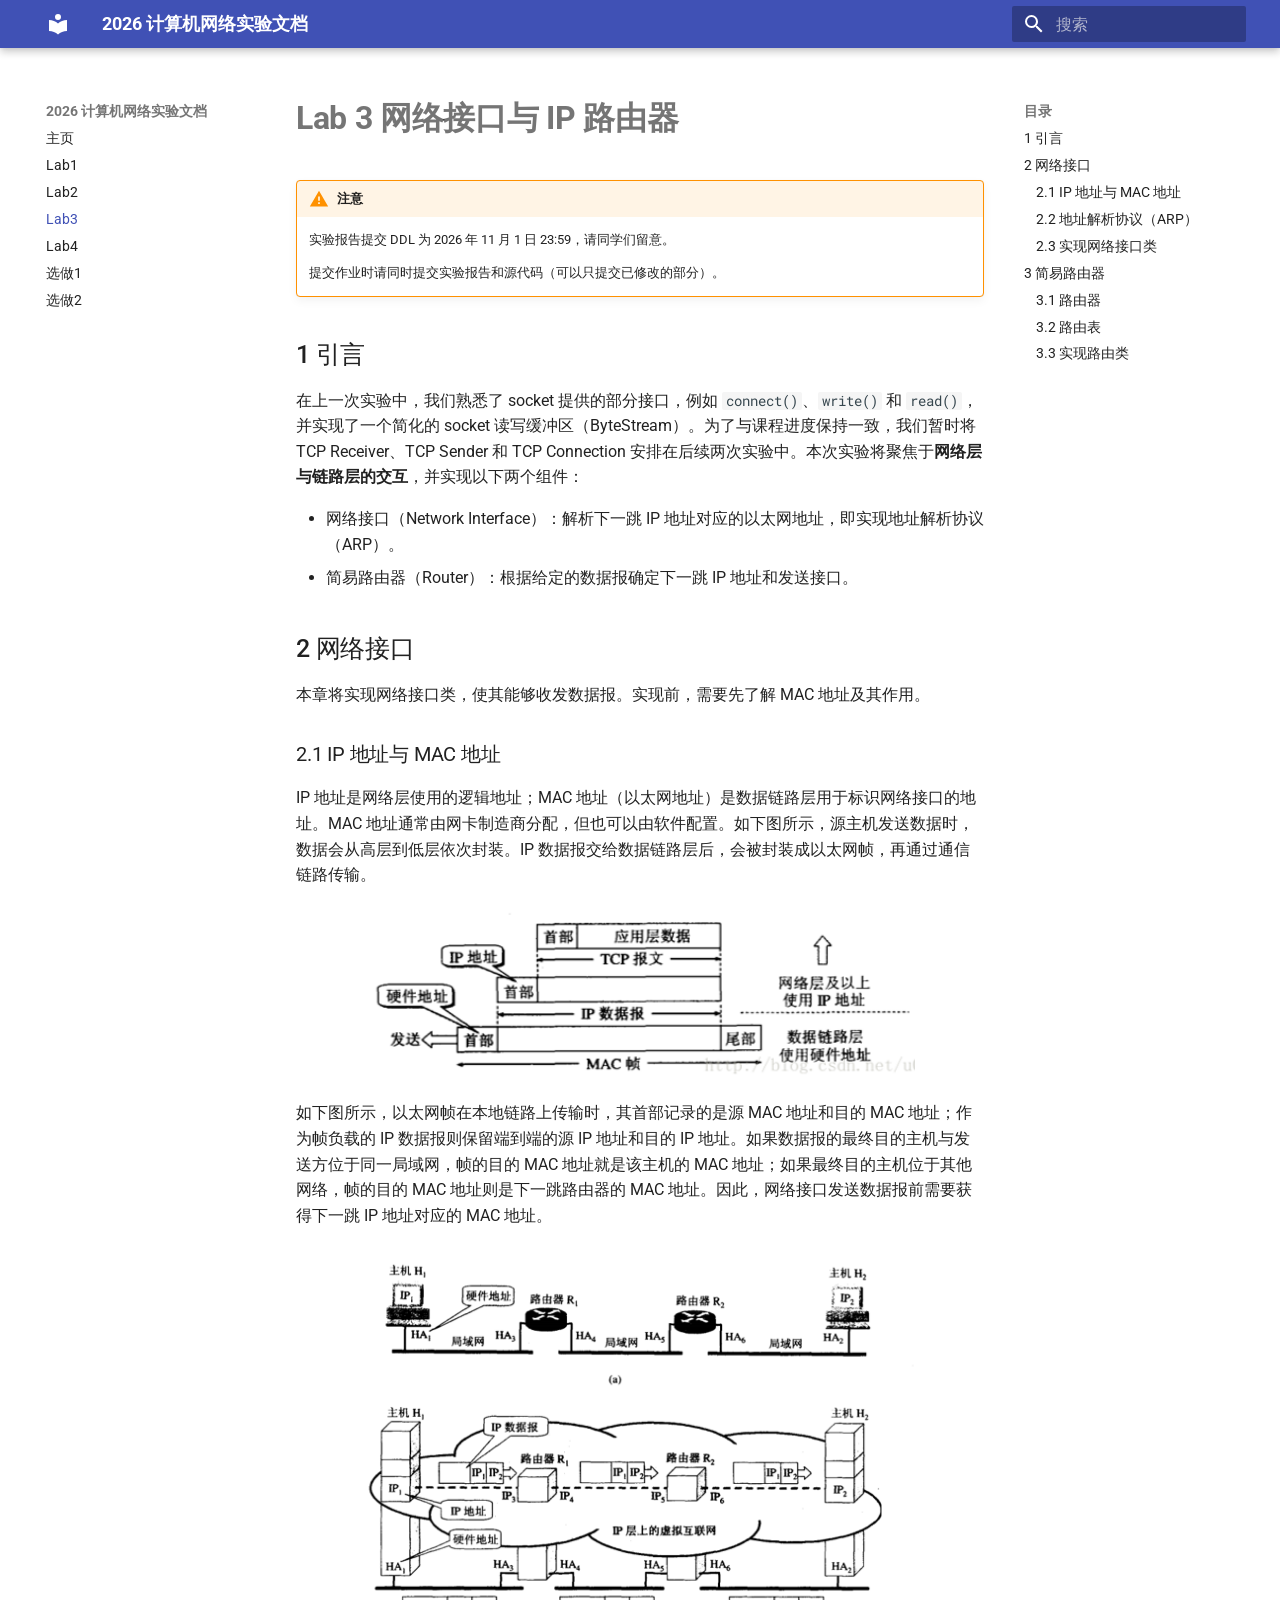
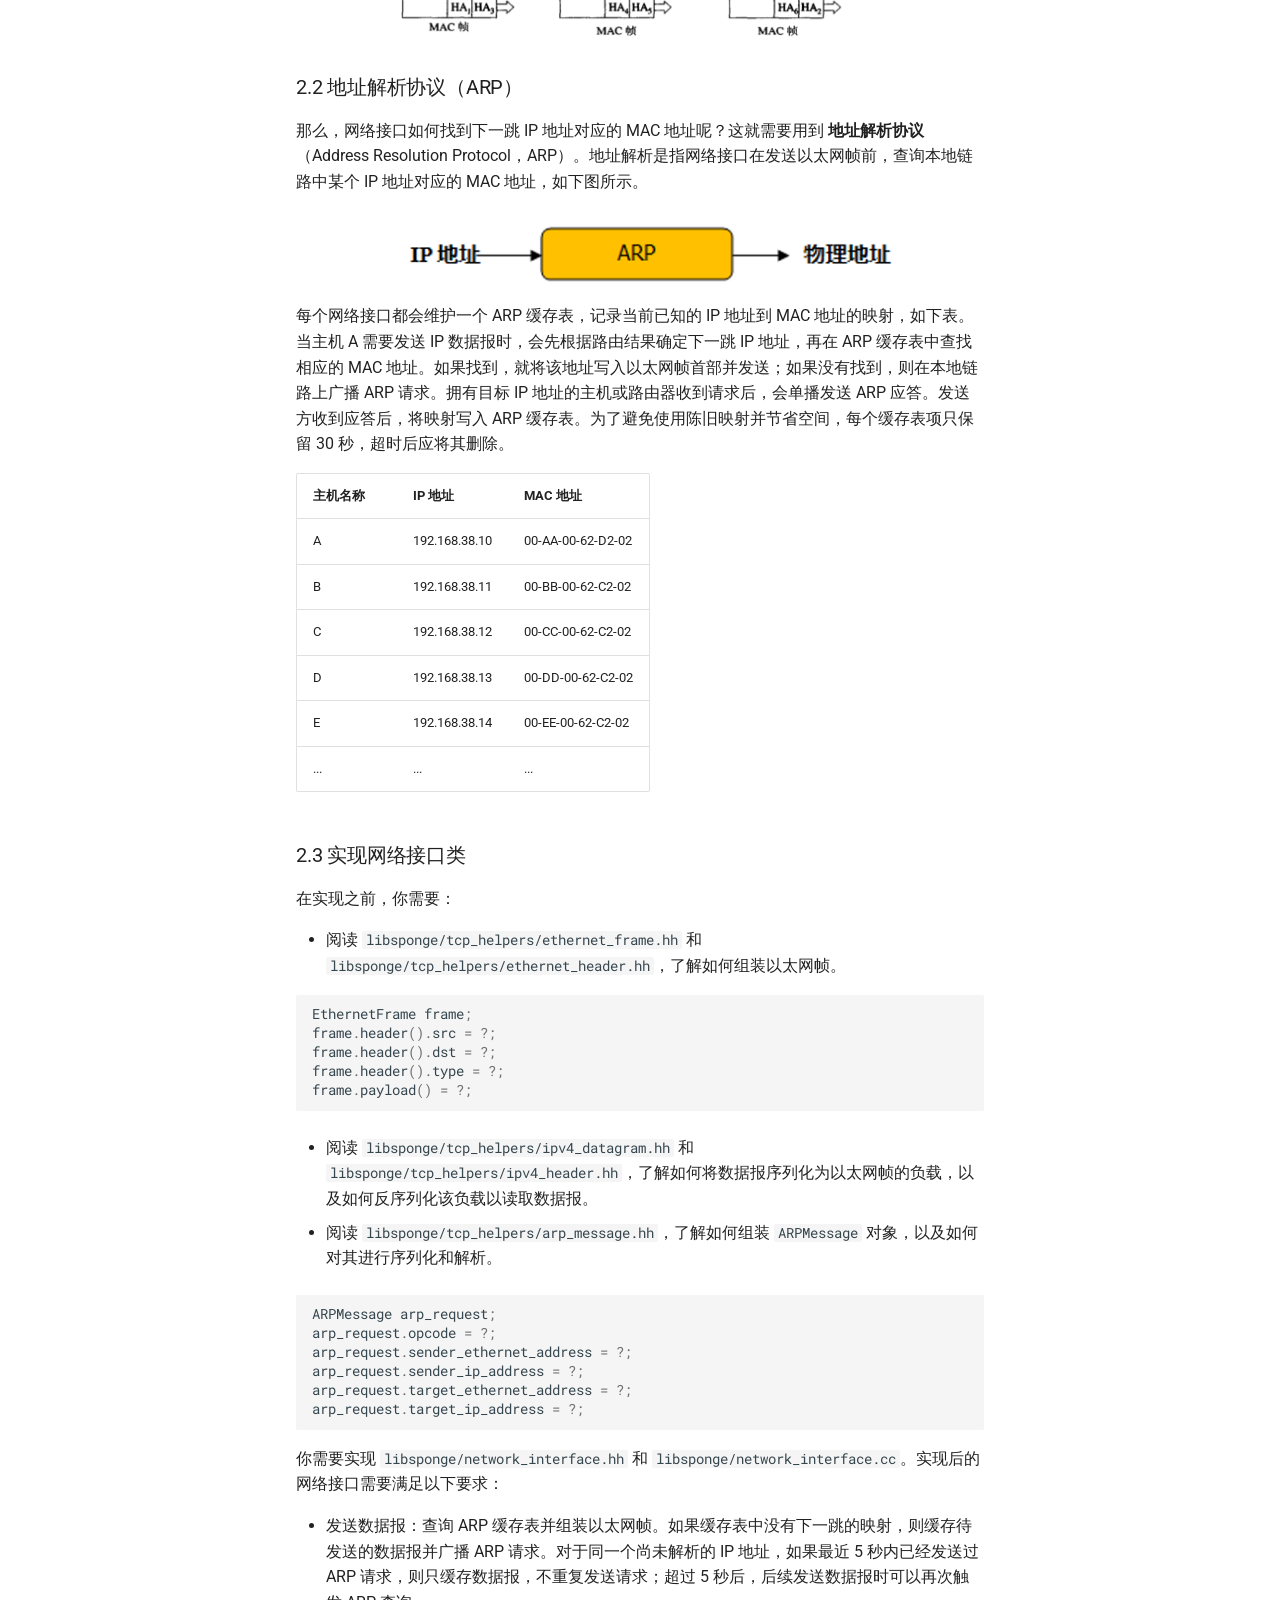
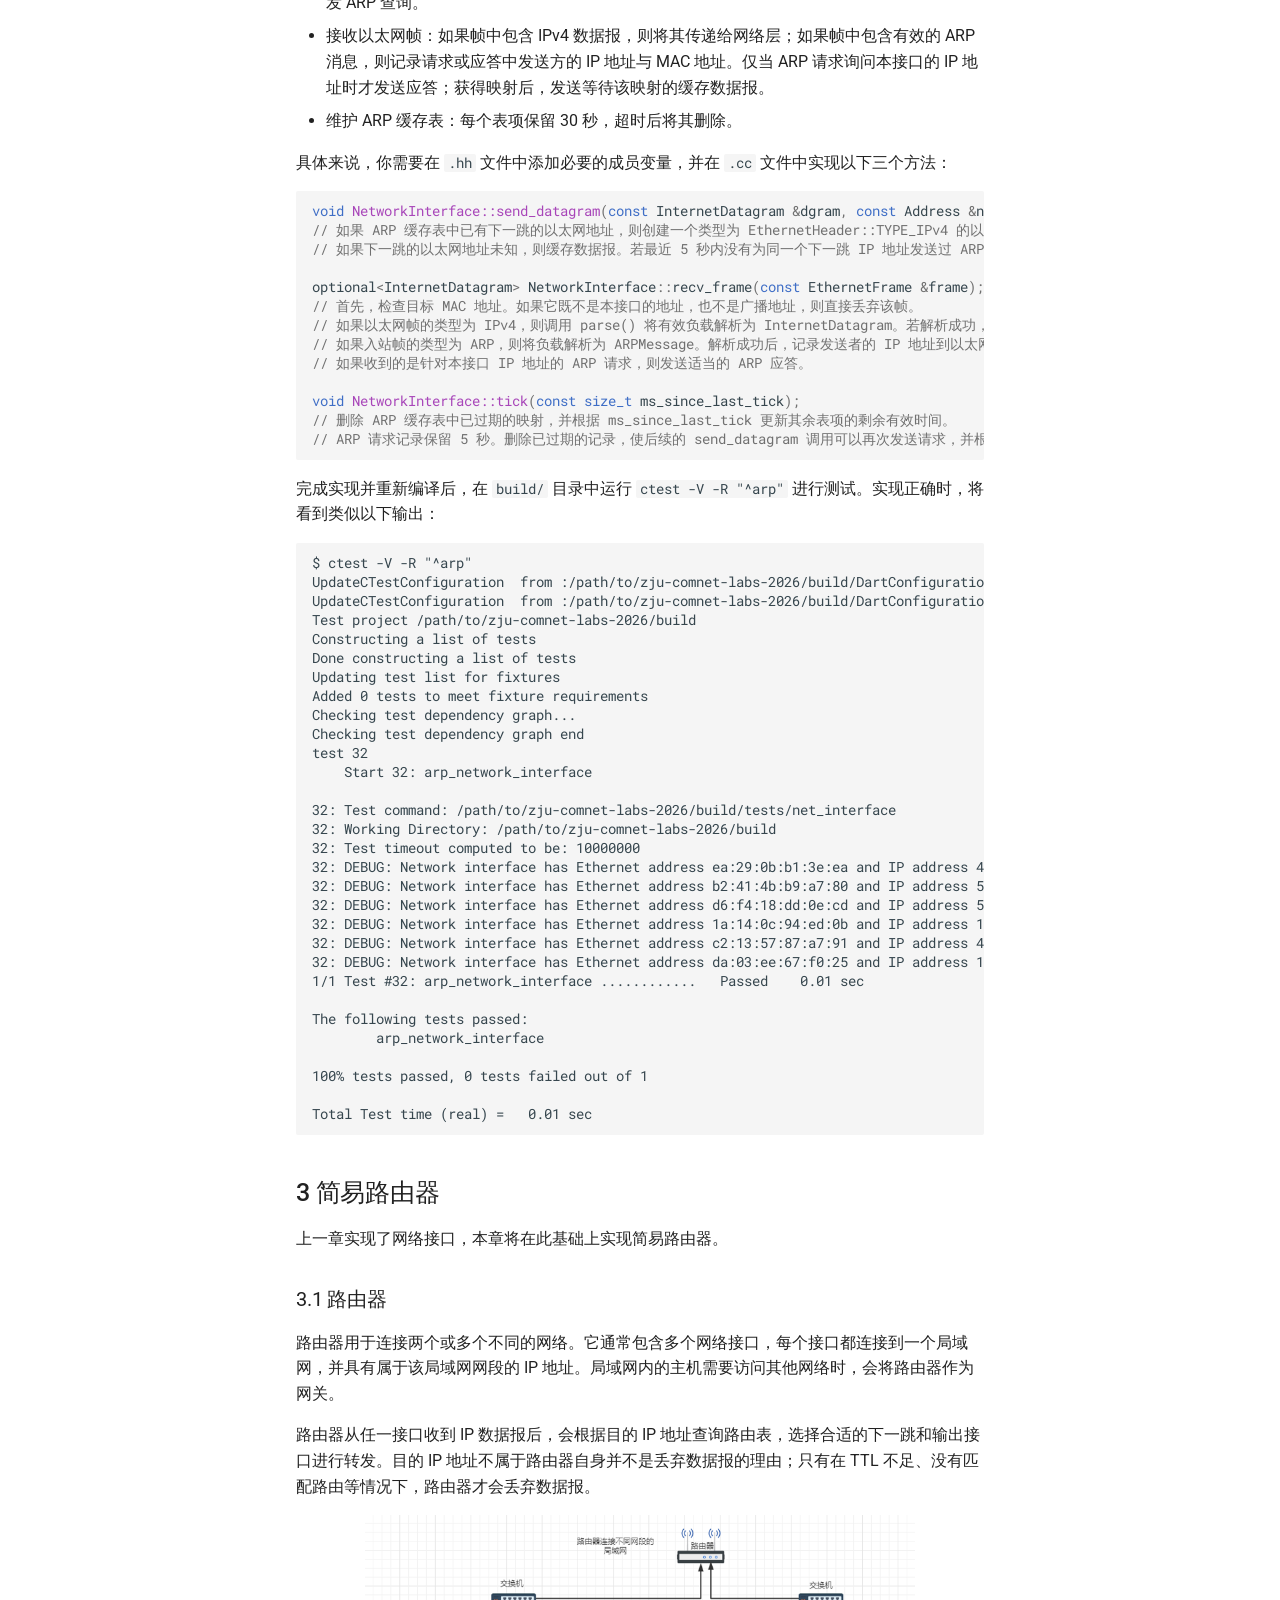
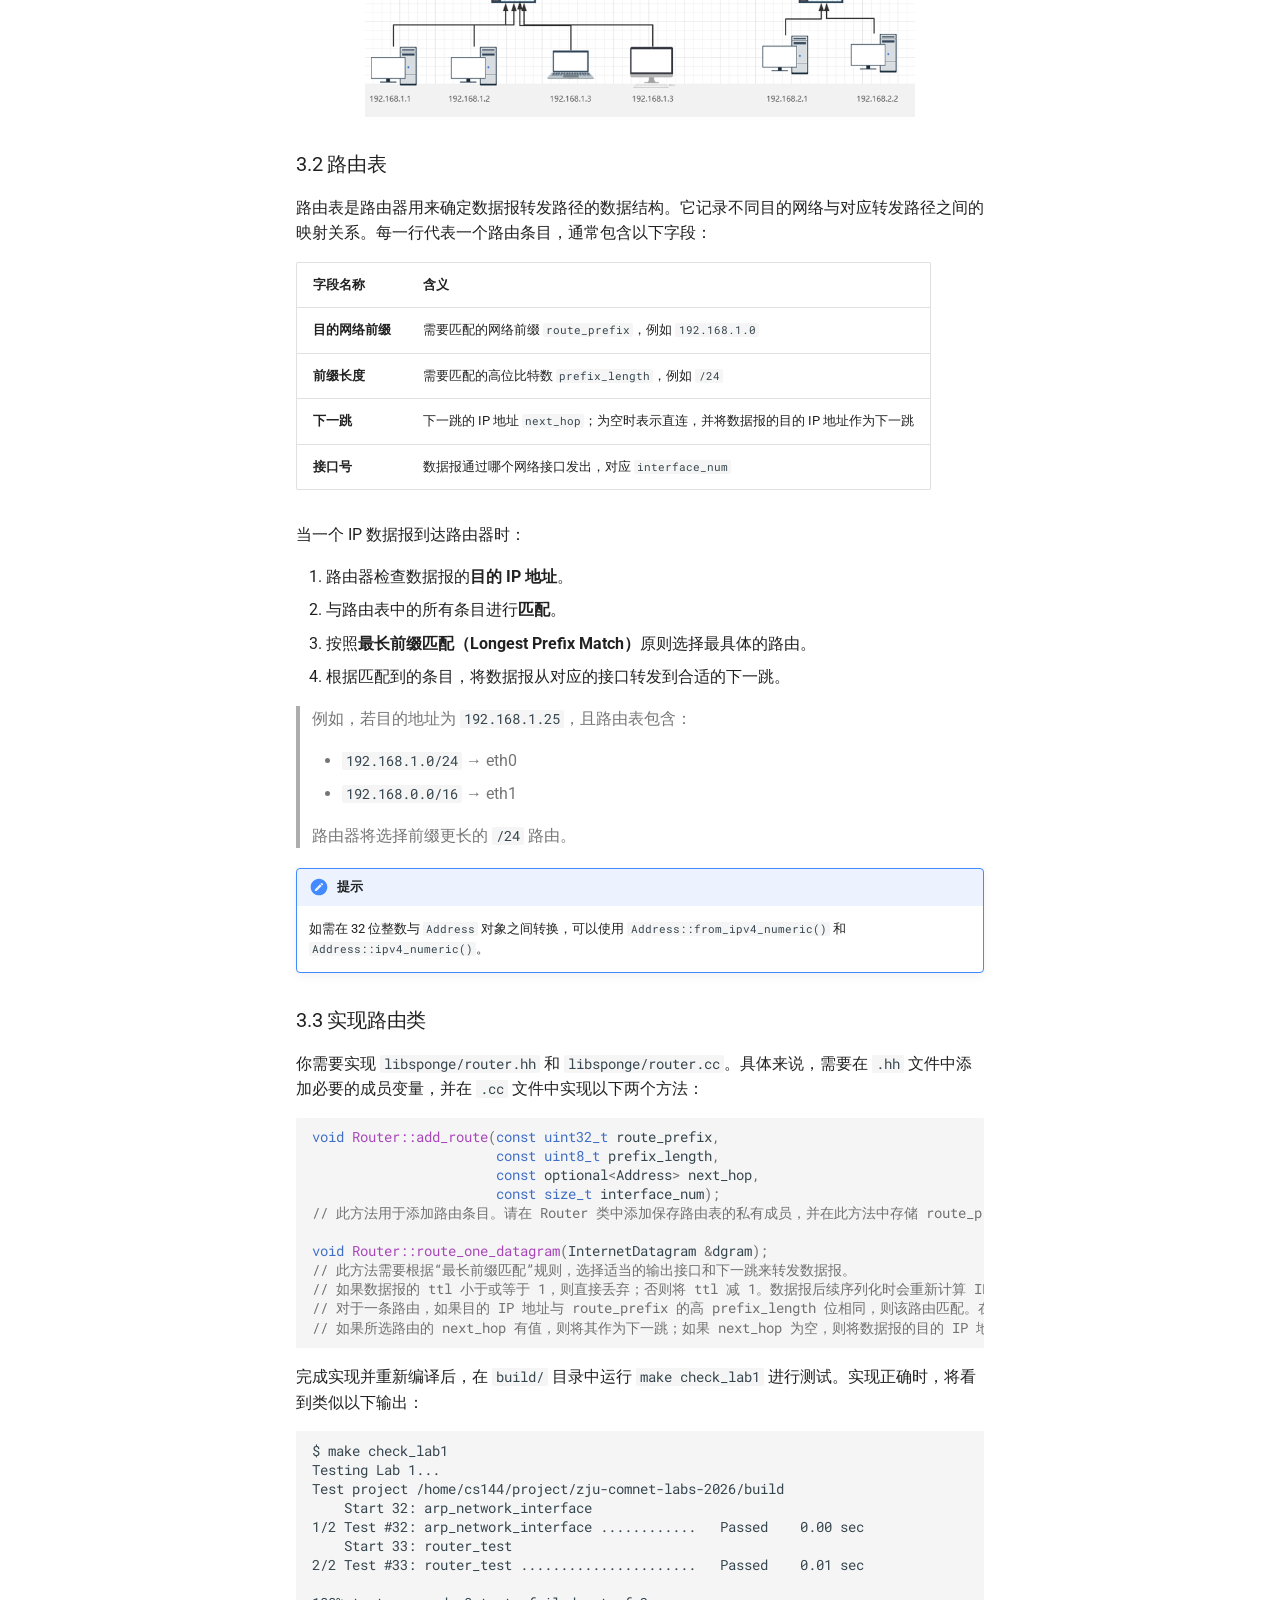
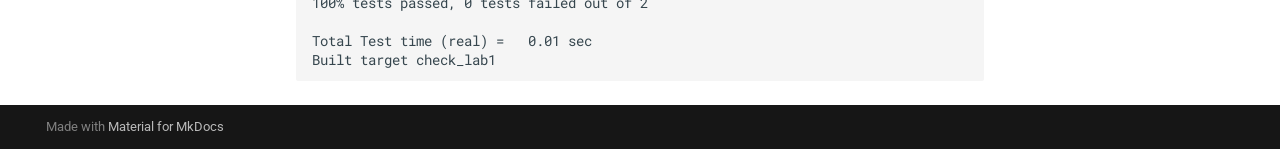
<file: lab3/index.html>
<!DOCTYPE html><html lang="zh" class="no-js"><head>
    
      <meta charset="utf-8">
      <meta name="viewport" content="width=device-width,initial-scale=1">
      
      
      
        <link rel="canonical" href="https://zju-zhiyi.github.io/2026netlab/lab3/">
      
      
        <link rel="prev" href="../lab2/">
      
      
        <link rel="next" href="../lab4/">
      
      
        
      
      
      <link rel="icon" href="../assets/images/favicon.png">
      <meta name="generator" content="mkdocs-1.6.1, mkdocs-material-9.8.0">
    
    
      
        <title>Lab3 - 2026 计算机网络实验文档</title>
      
    
    
      <link rel="stylesheet" href="../assets/stylesheets/main.57a0d79d.min.css">
      
      


    
    
      
    
    
      
        
        
        <link rel="preconnect" href="https://fonts.gstatic.com" crossorigin="">
        <link rel="stylesheet" href="https://fonts.googleapis.com/css?family=Roboto:300,300i,400,400i,700,700i%7CRoboto+Mono:400,400i,700,700i&amp;display=fallback">
        <style>:root{--md-text-font:"Roboto";--md-code-font:"Roboto Mono"}</style>
      
    
    
      <link rel="stylesheet" href="../css/extra.css">
    
    <script>__md_scope=new URL("..",location),__md_hash=e=>[...e].reduce(((e,_)=>(e<<5)-e+_.charCodeAt(0)),0),__md_get=(e,_=localStorage,t=__md_scope)=>JSON.parse(_.getItem(t.pathname+"."+e)),__md_set=(e,_,t=localStorage,a=__md_scope)=>{try{t.setItem(a.pathname+"."+e,JSON.stringify(_))}catch(e){}}</script>
    
      

    
    
  <link href="../assets/stylesheets/glightbox.min.css" rel="stylesheet"><script src="../assets/javascripts/glightbox.min.js"></script><style id="glightbox-style">
            html.glightbox-open { overflow: initial; height: 100%; }
            .gslide-title { margin-top: 0px; user-select: text; }
            .gslide-desc { color: #666; user-select: text; }
            .gslide-image img { background: white; }
            .gscrollbar-fixer { padding-right: 15px; }
            .gdesc-inner { font-size: 0.75rem; }
            body[data-md-color-scheme="slate"] .gdesc-inner { background: var(--md-default-bg-color); }
            body[data-md-color-scheme="slate"] .gslide-title { color: var(--md-default-fg-color); }
            body[data-md-color-scheme="slate"] .gslide-desc { color: var(--md-default-fg-color); }
        </style></head>
  
  
    <body dir="ltr">
  
    
    <input class="md-toggle" data-md-toggle="drawer" type="checkbox" id="__drawer" autocomplete="off">
    <input class="md-toggle" data-md-toggle="search" type="checkbox" id="__search" autocomplete="off">
    <label class="md-overlay" for="__drawer"></label>
    <div data-md-component="skip">
      
        
        <a href="#lab-3-ip" class="md-skip">
          跳转至
        </a>
      
    </div>
    <div data-md-component="announce">
      
    </div>
    
    
      

  

<header class="md-header md-header--shadow" data-md-component="header">
  <nav class="md-header__inner md-grid" aria-label="页眉">
    <a href=".." title="2026 计算机网络实验文档" class="md-header__button md-logo" aria-label="2026 计算机网络实验文档" data-md-component="logo">
      
  
  <svg xmlns="http://www.w3.org/2000/svg" viewBox="0 0 24 24"><path d="M12 8a3 3 0 0 0 3-3 3 3 0 0 0-3-3 3 3 0 0 0-3 3 3 3 0 0 0 3 3m0 3.54C9.64 9.35 6.5 8 3 8v11c3.5 0 6.64 1.35 9 3.54 2.36-2.19 5.5-3.54 9-3.54V8c-3.5 0-6.64 1.35-9 3.54"></path></svg>

    </a>
    <label class="md-header__button md-icon" for="__drawer">
      
      <svg xmlns="http://www.w3.org/2000/svg" viewBox="0 0 24 24"><path d="M3 6h18v2H3zm0 5h18v2H3zm0 5h18v2H3z"></path></svg>
    </label>
    <div class="md-header__title" data-md-component="header-title">
      <div class="md-header__ellipsis">
        <div class="md-header__topic">
          <span class="md-ellipsis">
            2026 计算机网络实验文档
          </span>
        </div>
        <div class="md-header__topic" data-md-component="header-topic">
          <span class="md-ellipsis">
            
              Lab3
            
          </span>
        </div>
      </div>
    </div>
    
    
      <script>var palette=__md_get("__palette");if(palette&&palette.color){if("(prefers-color-scheme)"===palette.color.media){var media=matchMedia("(prefers-color-scheme: light)"),input=document.querySelector(media.matches?"[data-md-color-media='(prefers-color-scheme: light)']":"[data-md-color-media='(prefers-color-scheme: dark)']");palette.color.media=input.getAttribute("data-md-color-media"),palette.color.scheme=input.getAttribute("data-md-color-scheme"),palette.color.primary=input.getAttribute("data-md-color-primary"),palette.color.accent=input.getAttribute("data-md-color-accent")}for(var[key,value]of Object.entries(palette.color))document.body.setAttribute("data-md-color-"+key,value)}</script>
    
    
    
      
      
        <label class="md-header__button md-icon" for="__search">
          
          <svg xmlns="http://www.w3.org/2000/svg" viewBox="0 0 24 24"><path d="M9.5 3A6.5 6.5 0 0 1 16 9.5c0 1.61-.59 3.09-1.56 4.23l.27.27h.79l5 5-1.5 1.5-5-5v-.79l-.27-.27A6.52 6.52 0 0 1 9.5 16 6.5 6.5 0 0 1 3 9.5 6.5 6.5 0 0 1 9.5 3m0 2C7 5 5 7 5 9.5S7 14 9.5 14 14 12 14 9.5 12 5 9.5 5"></path></svg>
        </label>
        <div class="md-search" data-md-component="search" role="dialog">
  <label class="md-search__overlay" for="__search"></label>
  <div class="md-search__inner" role="search">
    <form class="md-search__form" name="search">
      <input type="text" class="md-search__input" name="query" aria-label="搜索" placeholder="搜索" autocapitalize="off" autocorrect="off" autocomplete="off" spellcheck="false" data-md-component="search-query" required="">
      <label class="md-search__icon md-icon" for="__search">
        
        <svg xmlns="http://www.w3.org/2000/svg" viewBox="0 0 24 24"><path d="M9.5 3A6.5 6.5 0 0 1 16 9.5c0 1.61-.59 3.09-1.56 4.23l.27.27h.79l5 5-1.5 1.5-5-5v-.79l-.27-.27A6.52 6.52 0 0 1 9.5 16 6.5 6.5 0 0 1 3 9.5 6.5 6.5 0 0 1 9.5 3m0 2C7 5 5 7 5 9.5S7 14 9.5 14 14 12 14 9.5 12 5 9.5 5"></path></svg>
        
        <svg xmlns="http://www.w3.org/2000/svg" viewBox="0 0 24 24"><path d="M20 11v2H8l5.5 5.5-1.42 1.42L4.16 12l7.92-7.92L13.5 5.5 8 11z"></path></svg>
      </label>
      <nav class="md-search__options" aria-label="查找">
        
        <button type="reset" class="md-search__icon md-icon" title="清空当前内容" aria-label="清空当前内容" tabindex="-1">
          
          <svg xmlns="http://www.w3.org/2000/svg" viewBox="0 0 24 24"><path d="M19 6.41 17.59 5 12 10.59 6.41 5 5 6.41 10.59 12 5 17.59 6.41 19 12 13.41 17.59 19 19 17.59 13.41 12z"></path></svg>
        </button>
      </nav>
      
    </form>
    <div class="md-search__output">
      <div class="md-search__scrollwrap" tabindex="0" data-md-scrollfix="">
        <div class="md-search-result" data-md-component="search-result">
          <div class="md-search-result__meta">
            正在初始化搜索引擎
          </div>
          <ol class="md-search-result__list" role="presentation"></ol>
        </div>
      </div>
    </div>
  </div>
</div>
      
    
    
  </nav>
  
</header>
    
    <div class="md-container" data-md-component="container">
      
      
        
          
        
      
      <main class="md-main" data-md-component="main">
        <div class="md-main__inner md-grid">
          
            
              
              <div class="md-sidebar md-sidebar--primary" data-md-component="sidebar" data-md-type="navigation">
                <div class="md-sidebar__scrollwrap">
                  <div class="md-sidebar__inner">
                    



<nav class="md-nav md-nav--primary" aria-label="导航栏" data-md-level="0">
  <label class="md-nav__title" for="__drawer">
    <a href=".." title="2026 计算机网络实验文档" class="md-nav__button md-logo" aria-label="2026 计算机网络实验文档" data-md-component="logo">
      
  
  <svg xmlns="http://www.w3.org/2000/svg" viewBox="0 0 24 24"><path d="M12 8a3 3 0 0 0 3-3 3 3 0 0 0-3-3 3 3 0 0 0-3 3 3 3 0 0 0 3 3m0 3.54C9.64 9.35 6.5 8 3 8v11c3.5 0 6.64 1.35 9 3.54 2.36-2.19 5.5-3.54 9-3.54V8c-3.5 0-6.64 1.35-9 3.54"></path></svg>

    </a>
    2026 计算机网络实验文档
  </label>
  
  <ul class="md-nav__list" data-md-scrollfix="">
    
      
      
  
  
  
  
    <li class="md-nav__item">
      <a href=".." class="md-nav__link">
        
  
  
  <span class="md-ellipsis">
    
  
    主页
  

    
  </span>
  
  

      </a>
    </li>
  

    
      
      
  
  
  
  
    <li class="md-nav__item">
      <a href="../lab1/" class="md-nav__link">
        
  
  
  <span class="md-ellipsis">
    
  
    Lab1
  

    
  </span>
  
  

      </a>
    </li>
  

    
      
      
  
  
  
  
    <li class="md-nav__item">
      <a href="../lab2/" class="md-nav__link">
        
  
  
  <span class="md-ellipsis">
    
  
    Lab2
  

    
  </span>
  
  

      </a>
    </li>
  

    
      
      
  
  
    
  
  
  
    <li class="md-nav__item md-nav__item--active">
      
      <input class="md-nav__toggle md-toggle" type="checkbox" id="__toc">
      
      
        
      
      
        <label class="md-nav__link md-nav__link--active" for="__toc">
          
  
  
  <span class="md-ellipsis">
    
  
    Lab3
  

    
  </span>
  
  

          <span class="md-nav__icon md-icon"></span>
        </label>
      
      <a href="./" class="md-nav__link md-nav__link--active">
        
  
  
  <span class="md-ellipsis">
    
  
    Lab3
  

    
  </span>
  
  

      </a>
      
        

<nav class="md-nav md-nav--secondary" aria-label="目录">
  
  
  
    
  
  
    <label class="md-nav__title" for="__toc">
      <span class="md-nav__icon md-icon"></span>
      目录
    </label>
    <ul class="md-nav__list" data-md-component="toc" data-md-scrollfix="">
      
        <li class="md-nav__item">
  <a href="#1" class="md-nav__link">
    <span class="md-ellipsis">
      
        1 引言
      
    </span>
  </a>
  
</li>
      
        <li class="md-nav__item">
  <a href="#2" class="md-nav__link">
    <span class="md-ellipsis">
      
        2 网络接口
      
    </span>
  </a>
  
    <nav class="md-nav" aria-label="2 网络接口">
      <ul class="md-nav__list">
        
          <li class="md-nav__item">
  <a href="#21-ip-mac" class="md-nav__link">
    <span class="md-ellipsis">
      
        2.1 IP 地址与 MAC 地址
      
    </span>
  </a>
  
</li>
        
          <li class="md-nav__item">
  <a href="#22-arp" class="md-nav__link">
    <span class="md-ellipsis">
      
        2.2 地址解析协议（ARP）
      
    </span>
  </a>
  
</li>
        
          <li class="md-nav__item">
  <a href="#23" class="md-nav__link">
    <span class="md-ellipsis">
      
        2.3 实现网络接口类
      
    </span>
  </a>
  
</li>
        
      </ul>
    </nav>
  
</li>
      
        <li class="md-nav__item">
  <a href="#3" class="md-nav__link">
    <span class="md-ellipsis">
      
        3 简易路由器
      
    </span>
  </a>
  
    <nav class="md-nav" aria-label="3 简易路由器">
      <ul class="md-nav__list">
        
          <li class="md-nav__item">
  <a href="#31" class="md-nav__link">
    <span class="md-ellipsis">
      
        3.1 路由器
      
    </span>
  </a>
  
</li>
        
          <li class="md-nav__item">
  <a href="#32" class="md-nav__link">
    <span class="md-ellipsis">
      
        3.2 路由表
      
    </span>
  </a>
  
</li>
        
          <li class="md-nav__item">
  <a href="#33" class="md-nav__link">
    <span class="md-ellipsis">
      
        3.3 实现路由类
      
    </span>
  </a>
  
</li>
        
      </ul>
    </nav>
  
</li>
      
    </ul>
  
</nav>
      
    </li>
  

    
      
      
  
  
  
  
    <li class="md-nav__item">
      <a href="../lab4/" class="md-nav__link">
        
  
  
  <span class="md-ellipsis">
    
  
    Lab4
  

    
  </span>
  
  

      </a>
    </li>
  

    
      
      
  
  
  
  
    <li class="md-nav__item">
      <a href="../%E4%BA%8C%E5%B1%82%E4%BA%A4%E6%8D%A2%E6%9C%BA/" class="md-nav__link">
        
  
  
  <span class="md-ellipsis">
    
  
    选做1
  

    
  </span>
  
  

      </a>
    </li>
  

    
      
      
  
  
  
  
    <li class="md-nav__item">
      <a href="../%E4%B8%89%E5%B1%82%E4%BA%A4%E6%8D%A2%E6%9C%BA/" class="md-nav__link">
        
  
  
  <span class="md-ellipsis">
    
  
    选做2
  

    
  </span>
  
  

      </a>
    </li>
  

    
  </ul>
</nav>
                  </div>
                </div>
              </div>
            
            
              
              <div class="md-sidebar md-sidebar--secondary" data-md-component="sidebar" data-md-type="toc">
                <div class="md-sidebar__scrollwrap">
                  <div class="md-sidebar__inner">
                    

<nav class="md-nav md-nav--secondary" aria-label="目录">
  
  
  
    
  
  
    <label class="md-nav__title" for="__toc">
      <span class="md-nav__icon md-icon"></span>
      目录
    </label>
    <ul class="md-nav__list" data-md-component="toc" data-md-scrollfix="">
      
        <li class="md-nav__item">
  <a href="#1" class="md-nav__link">
    <span class="md-ellipsis">
      
        1 引言
      
    </span>
  </a>
  
</li>
      
        <li class="md-nav__item">
  <a href="#2" class="md-nav__link">
    <span class="md-ellipsis">
      
        2 网络接口
      
    </span>
  </a>
  
    <nav class="md-nav" aria-label="2 网络接口">
      <ul class="md-nav__list">
        
          <li class="md-nav__item">
  <a href="#21-ip-mac" class="md-nav__link">
    <span class="md-ellipsis">
      
        2.1 IP 地址与 MAC 地址
      
    </span>
  </a>
  
</li>
        
          <li class="md-nav__item">
  <a href="#22-arp" class="md-nav__link">
    <span class="md-ellipsis">
      
        2.2 地址解析协议（ARP）
      
    </span>
  </a>
  
</li>
        
          <li class="md-nav__item">
  <a href="#23" class="md-nav__link">
    <span class="md-ellipsis">
      
        2.3 实现网络接口类
      
    </span>
  </a>
  
</li>
        
      </ul>
    </nav>
  
</li>
      
        <li class="md-nav__item">
  <a href="#3" class="md-nav__link">
    <span class="md-ellipsis">
      
        3 简易路由器
      
    </span>
  </a>
  
    <nav class="md-nav" aria-label="3 简易路由器">
      <ul class="md-nav__list">
        
          <li class="md-nav__item">
  <a href="#31" class="md-nav__link">
    <span class="md-ellipsis">
      
        3.1 路由器
      
    </span>
  </a>
  
</li>
        
          <li class="md-nav__item">
  <a href="#32" class="md-nav__link">
    <span class="md-ellipsis">
      
        3.2 路由表
      
    </span>
  </a>
  
</li>
        
          <li class="md-nav__item">
  <a href="#33" class="md-nav__link">
    <span class="md-ellipsis">
      
        3.3 实现路由类
      
    </span>
  </a>
  
</li>
        
      </ul>
    </nav>
  
</li>
      
    </ul>
  
</nav>
                  </div>
                </div>
              </div>
            
          
          
            <div class="md-content" data-md-component="content">
              
              <article class="md-content__inner md-typeset">
                
                  



<h1 id="lab-3-ip">Lab 3 网络接口与 IP 路由器</h1>
<div class="admonition warning">
<p class="admonition-title">注意</p>
<p>实验报告提交 DDL 为 2026 年 11 月 1 日 23:59，请同学们留意。</p>
<p>提交作业时请同时提交实验报告和源代码（可以只提交已修改的部分）。</p>
</div>
<h2 id="1">1 引言</h2>
<p>在上一次实验中，我们熟悉了 socket 提供的部分接口，例如 <code>connect()</code>、<code>write()</code> 和 <code>read()</code>，并实现了一个简化的 socket 读写缓冲区（ByteStream）。为了与课程进度保持一致，我们暂时将 TCP Receiver、TCP Sender 和 TCP Connection 安排在后续两次实验中。本次实验将聚焦于<strong>网络层与链路层的交互</strong>，并实现以下两个组件：</p>
<ul>
<li>网络接口（Network Interface）：解析下一跳 IP 地址对应的以太网地址，即实现地址解析协议（ARP）。</li>
<li>简易路由器（Router）：根据给定的数据报确定下一跳 IP 地址和发送接口。</li>
</ul>
<h2 id="2">2 网络接口</h2>
<p>本章将实现网络接口类，使其能够收发数据报。实现前，需要先了解 MAC 地址及其作用。</p>
<h3 id="21-ip-mac">2.1 IP 地址与 MAC 地址</h3>
<p>IP 地址是网络层使用的逻辑地址；MAC 地址（以太网地址）是数据链路层用于标识网络接口的地址。MAC 地址通常由网卡制造商分配，但也可以由软件配置。如下图所示，源主机发送数据时，数据会从高层到低层依次封装。IP 数据报交给数据链路层后，会被封装成以太网帧，再通过通信链路传输。</p>
<p><a class="glightbox" data-type="image" data-width="auto" data-height="auto" href="../assets/lab3/format.png" data-desc-position="bottom"><img src="../assets/lab3/format.png" alt="format" style="display:block; margin:0 auto; width:80%; height:auto; "></a></p>
<p>如下图所示，以太网帧在本地链路上传输时，其首部记录的是源 MAC 地址和目的 MAC 地址；作为帧负载的 IP 数据报则保留端到端的源 IP 地址和目的 IP 地址。如果数据报的最终目的主机与发送方位于同一局域网，帧的目的 MAC 地址就是该主机的 MAC 地址；如果最终目的主机位于其他网络，帧的目的 MAC 地址则是下一跳路由器的 MAC 地址。因此，网络接口发送数据报前需要获得下一跳 IP 地址对应的 MAC 地址。</p>
<p><a class="glightbox" data-type="image" data-width="auto" data-height="auto" href="../assets/lab3/sendframe.png" data-desc-position="bottom"><img src="../assets/lab3/sendframe.png" alt="sendframe" style="display:block; margin:0 auto; width:90%; height:auto; "></a></p>
<h3 id="22-arp">2.2 地址解析协议（ARP）</h3>
<p>那么，网络接口如何找到下一跳 IP 地址对应的 MAC 地址呢？这就需要用到 <strong>地址解析协议</strong>（Address Resolution Protocol，ARP）。地址解析是指网络接口在发送以太网帧前，查询本地链路中某个 IP 地址对应的 MAC 地址，如下图所示。</p>
<p><a class="glightbox" data-type="image" data-width="auto" data-height="auto" href="../assets/lab3/arp_trans.png" data-desc-position="bottom"><img src="../assets/lab3/arp_trans.png" alt="arp_trans" style="display:block; margin:0 auto; width:80%; height:auto; "></a></p>
<p>每个网络接口都会维护一个 ARP 缓存表，记录当前已知的 IP 地址到 MAC 地址的映射，如下表。当主机 A 需要发送 IP 数据报时，会先根据路由结果确定下一跳 IP 地址，再在 ARP 缓存表中查找相应的 MAC 地址。如果找到，就将该地址写入以太网帧首部并发送；如果没有找到，则在本地链路上广播 ARP 请求。拥有目标 IP 地址的主机或路由器收到请求后，会单播发送 ARP 应答。发送方收到应答后，将映射写入 ARP 缓存表。为了避免使用陈旧映射并节省空间，每个缓存表项只保留 30 秒，超时后应将其删除。</p>
<table>
<thead>
<tr>
<th>主机名称</th>
<th>IP 地址</th>
<th>MAC 地址</th>
</tr>
</thead>
<tbody>
<tr>
<td>A</td>
<td>192.168.38.10</td>
<td>00-AA-00-62-D2-02</td>
</tr>
<tr>
<td>B</td>
<td>192.168.38.11</td>
<td>00-BB-00-62-C2-02</td>
</tr>
<tr>
<td>C</td>
<td>192.168.38.12</td>
<td>00-CC-00-62-C2-02</td>
</tr>
<tr>
<td>D</td>
<td>192.168.38.13</td>
<td>00-DD-00-62-C2-02</td>
</tr>
<tr>
<td>E</td>
<td>192.168.38.14</td>
<td>00-EE-00-62-C2-02</td>
</tr>
<tr>
<td>...</td>
<td>...</td>
<td>...</td>
</tr>
</tbody>
</table>
<h3 id="23">2.3 实现网络接口类</h3>
<p>在实现之前，你需要：</p>
<ul>
<li>阅读 <code>libsponge/tcp_helpers/ethernet_frame.hh</code> 和 <code>libsponge/tcp_helpers/ethernet_header.hh</code>，了解如何组装以太网帧。</li>
</ul>
<div class="highlight"><pre><span></span><code><span class="n">EthernetFrame</span><span class="w"> </span><span class="n">frame</span><span class="p">;</span>
<span class="n">frame</span><span class="p">.</span><span class="n">header</span><span class="p">().</span><span class="n">src</span><span class="w"> </span><span class="o">=</span><span class="w"> </span><span class="o">?</span><span class="p">;</span>
<span class="n">frame</span><span class="p">.</span><span class="n">header</span><span class="p">().</span><span class="n">dst</span><span class="w"> </span><span class="o">=</span><span class="w"> </span><span class="o">?</span><span class="p">;</span>
<span class="n">frame</span><span class="p">.</span><span class="n">header</span><span class="p">().</span><span class="n">type</span><span class="w"> </span><span class="o">=</span><span class="w"> </span><span class="o">?</span><span class="p">;</span>
<span class="n">frame</span><span class="p">.</span><span class="n">payload</span><span class="p">()</span><span class="w"> </span><span class="o">=</span><span class="w"> </span><span class="o">?</span><span class="p">;</span>
</code></pre></div>
<ul>
<li>
<p>阅读 <code>libsponge/tcp_helpers/ipv4_datagram.hh</code> 和 <code>libsponge/tcp_helpers/ipv4_header.hh</code>，了解如何将数据报序列化为以太网帧的负载，以及如何反序列化该负载以读取数据报。</p>
</li>
<li>
<p>阅读 <code>libsponge/tcp_helpers/arp_message.hh</code>，了解如何组装 <code>ARPMessage</code> 对象，以及如何对其进行序列化和解析。</p>
</li>
</ul>
<div class="highlight"><pre><span></span><code><span class="n">ARPMessage</span><span class="w"> </span><span class="n">arp_request</span><span class="p">;</span>
<span class="n">arp_request</span><span class="p">.</span><span class="n">opcode</span><span class="w"> </span><span class="o">=</span><span class="w"> </span><span class="o">?</span><span class="p">;</span>
<span class="n">arp_request</span><span class="p">.</span><span class="n">sender_ethernet_address</span><span class="w"> </span><span class="o">=</span><span class="w"> </span><span class="o">?</span><span class="p">;</span>
<span class="n">arp_request</span><span class="p">.</span><span class="n">sender_ip_address</span><span class="w"> </span><span class="o">=</span><span class="w"> </span><span class="o">?</span><span class="p">;</span>
<span class="n">arp_request</span><span class="p">.</span><span class="n">target_ethernet_address</span><span class="w"> </span><span class="o">=</span><span class="w"> </span><span class="o">?</span><span class="p">;</span>
<span class="n">arp_request</span><span class="p">.</span><span class="n">target_ip_address</span><span class="w"> </span><span class="o">=</span><span class="w"> </span><span class="o">?</span><span class="p">;</span>
</code></pre></div>
<p>你需要实现 <code>libsponge/network_interface.hh</code> 和 <code>libsponge/network_interface.cc</code>。实现后的网络接口需要满足以下要求：</p>
<ul>
<li>发送数据报：查询 ARP 缓存表并组装以太网帧。如果缓存表中没有下一跳的映射，则缓存待发送的数据报并广播 ARP 请求。对于同一个尚未解析的 IP 地址，如果最近 5 秒内已经发送过 ARP 请求，则只缓存数据报，不重复发送请求；超过 5 秒后，后续发送数据报时可以再次触发 ARP 查询。</li>
<li>接收以太网帧：如果帧中包含 IPv4 数据报，则将其传递给网络层；如果帧中包含有效的 ARP 消息，则记录请求或应答中发送方的 IP 地址与 MAC 地址。仅当 ARP 请求询问本接口的 IP 地址时才发送应答；获得映射后，发送等待该映射的缓存数据报。</li>
<li>维护 ARP 缓存表：每个表项保留 30 秒，超时后将其删除。</li>
</ul>
<p>具体来说，你需要在 <code>.hh</code> 文件中添加必要的成员变量，并在 <code>.cc</code> 文件中实现以下三个方法：</p>
<div class="highlight"><pre><span></span><code><span class="kt">void</span><span class="w"> </span><span class="nf">NetworkInterface::send_datagram</span><span class="p">(</span><span class="k">const</span><span class="w"> </span><span class="n">InternetDatagram</span><span class="w"> </span><span class="o">&amp;</span><span class="n">dgram</span><span class="p">,</span><span class="w"> </span><span class="k">const</span><span class="w"> </span><span class="n">Address</span><span class="w"> </span><span class="o">&amp;</span><span class="n">next_hop</span><span class="p">);</span>
<span class="c1">// 如果 ARP 缓存表中已有下一跳的以太网地址，则创建一个类型为 EthernetHeader::TYPE_IPv4 的以太网帧，以序列化后的数据报为负载，设置源和目的以太网地址后立即发送。</span>
<span class="c1">// 如果下一跳的以太网地址未知，则缓存数据报。若最近 5 秒内没有为同一个下一跳 IP 地址发送过 ARP 请求，则广播一个 ARP 请求；否则只需等待已有请求的应答。</span>

<span class="n">optional</span><span class="o">&lt;</span><span class="n">InternetDatagram</span><span class="o">&gt;</span><span class="w"> </span><span class="n">NetworkInterface</span><span class="o">::</span><span class="n">recv_frame</span><span class="p">(</span><span class="k">const</span><span class="w"> </span><span class="n">EthernetFrame</span><span class="w"> </span><span class="o">&amp;</span><span class="n">frame</span><span class="p">);</span>
<span class="c1">// 首先，检查目标 MAC 地址。如果它既不是本接口的地址，也不是广播地址，则直接丢弃该帧。</span>
<span class="c1">// 如果以太网帧的类型为 IPv4，则调用 parse() 将有效负载解析为 InternetDatagram。若解析成功，即 parse() 返回 ParseResult::NoError，则将结果返回给调用者。</span>
<span class="c1">// 如果入站帧的类型为 ARP，则将负载解析为 ARPMessage。解析成功后，记录发送者的 IP 地址到以太网地址的映射并保留 30 秒，随后发送等待该映射的缓存数据报。</span>
<span class="c1">// 如果收到的是针对本接口 IP 地址的 ARP 请求，则发送适当的 ARP 应答。</span>

<span class="kt">void</span><span class="w"> </span><span class="nf">NetworkInterface::tick</span><span class="p">(</span><span class="k">const</span><span class="w"> </span><span class="kt">size_t</span><span class="w"> </span><span class="n">ms_since_last_tick</span><span class="p">);</span>
<span class="c1">// 删除 ARP 缓存表中已过期的映射，并根据 ms_since_last_tick 更新其余表项的剩余有效时间。</span>
<span class="c1">// ARP 请求记录保留 5 秒。删除已过期的记录，使后续的 send_datagram 调用可以再次发送请求，并根据 ms_since_last_tick 更新其余记录的剩余有效时间。</span>
</code></pre></div>
<p>完成实现并重新编译后，在 <code>build/</code> 目录中运行 <code>ctest -V -R "^arp"</code> 进行测试。实现正确时，将看到类似以下输出：</p>
<div class="highlight"><pre><span></span><code>$ ctest -V -R "^arp"
UpdateCTestConfiguration  from :/path/to/zju-comnet-labs-2026/build/DartConfiguration.tcl
UpdateCTestConfiguration  from :/path/to/zju-comnet-labs-2026/build/DartConfiguration.tcl
Test project /path/to/zju-comnet-labs-2026/build
Constructing a list of tests
Done constructing a list of tests
Updating test list for fixtures
Added 0 tests to meet fixture requirements
Checking test dependency graph...
Checking test dependency graph end
test 32
    Start 32: arp_network_interface

32: Test command: /path/to/zju-comnet-labs-2026/build/tests/net_interface
32: Working Directory: /path/to/zju-comnet-labs-2026/build
32: Test timeout computed to be: 10000000
32: DEBUG: Network interface has Ethernet address ea:29:0b:b1:3e:ea and IP address 4.3.2.1
32: DEBUG: Network interface has Ethernet address b2:41:4b:b9:a7:80 and IP address 5.5.5.5
32: DEBUG: Network interface has Ethernet address d6:f4:18:dd:0e:cd and IP address 5.5.5.5
32: DEBUG: Network interface has Ethernet address 1a:14:0c:94:ed:0b and IP address 1.2.3.4
32: DEBUG: Network interface has Ethernet address c2:13:57:87:a7:91 and IP address 4.3.2.1
32: DEBUG: Network interface has Ethernet address da:03:ee:67:f0:25 and IP address 10.0.0.1
1/1 Test #32: arp_network_interface ............   Passed    0.01 sec

The following tests passed:
        arp_network_interface

100% tests passed, 0 tests failed out of 1

Total Test time (real) =   0.01 sec
</code></pre></div>
<h2 id="3">3 简易路由器</h2>
<p>上一章实现了网络接口，本章将在此基础上实现简易路由器。</p>
<h3 id="31">3.1 路由器</h3>
<p>路由器用于连接两个或多个不同的网络。它通常包含多个网络接口，每个接口都连接到一个局域网，并具有属于该局域网网段的 IP 地址。局域网内的主机需要访问其他网络时，会将路由器作为网关。</p>
<p>路由器从任一接口收到 IP 数据报后，会根据目的 IP 地址查询路由表，选择合适的下一跳和输出接口进行转发。目的 IP 地址不属于路由器自身并不是丢弃数据报的理由；只有在 TTL 不足、没有匹配路由等情况下，路由器才会丢弃数据报。</p>
<p><a class="glightbox" data-type="image" data-width="auto" data-height="auto" href="../assets/lab3/router.png" data-desc-position="bottom"><img src="../assets/lab3/router.png" alt="router" style="display:block; margin:0 auto; width:80%; height:auto; "></a></p>
<h3 id="32">3.2 路由表</h3>
<p>路由表是路由器用来确定数据报转发路径的数据结构。它记录不同目的网络与对应转发路径之间的映射关系。每一行代表一个路由条目，通常包含以下字段：</p>
<table>
<thead>
<tr>
<th>字段名称</th>
<th>含义</th>
</tr>
</thead>
<tbody>
<tr>
<td><strong>目的网络前缀</strong></td>
<td>需要匹配的网络前缀 <code>route_prefix</code>，例如 <code>192.168.1.0</code></td>
</tr>
<tr>
<td><strong>前缀长度</strong></td>
<td>需要匹配的高位比特数 <code>prefix_length</code>，例如 <code>/24</code></td>
</tr>
<tr>
<td><strong>下一跳</strong></td>
<td>下一跳的 IP 地址 <code>next_hop</code>；为空时表示直连，并将数据报的目的 IP 地址作为下一跳</td>
</tr>
<tr>
<td><strong>接口号</strong></td>
<td>数据报通过哪个网络接口发出，对应 <code>interface_num</code></td>
</tr>
</tbody>
</table>
<p>当一个 IP 数据报到达路由器时：</p>
<ol>
<li>路由器检查数据报的<strong>目的 IP 地址</strong>。</li>
<li>与路由表中的所有条目进行<strong>匹配</strong>。</li>
<li>按照<strong>最长前缀匹配（Longest Prefix Match）</strong>原则选择最具体的路由。</li>
<li>根据匹配到的条目，将数据报从对应的接口转发到合适的下一跳。</li>
</ol>
<blockquote>
<p>例如，若目的地址为 <code>192.168.1.25</code>，且路由表包含：</p>
<ul>
<li><code>192.168.1.0/24</code> → eth0</li>
<li><code>192.168.0.0/16</code> → eth1</li>
</ul>
<p>路由器将选择前缀更长的 <code>/24</code> 路由。</p>
</blockquote>
<div class="admonition note">
<p class="admonition-title">提示</p>
<p>如需在 32 位整数与 <code>Address</code> 对象之间转换，可以使用 <code>Address::from_ipv4_numeric()</code> 和 <code>Address::ipv4_numeric()</code>。</p>
</div>
<h3 id="33">3.3 实现路由类</h3>
<p>你需要实现 <code>libsponge/router.hh</code> 和 <code>libsponge/router.cc</code>。具体来说，需要在 <code>.hh</code> 文件中添加必要的成员变量，并在 <code>.cc</code> 文件中实现以下两个方法：</p>
<div class="highlight"><pre><span></span><code><span class="kt">void</span><span class="w"> </span><span class="nf">Router::add_route</span><span class="p">(</span><span class="k">const</span><span class="w"> </span><span class="kt">uint32_t</span><span class="w"> </span><span class="n">route_prefix</span><span class="p">,</span>
<span class="w">                       </span><span class="k">const</span><span class="w"> </span><span class="kt">uint8_t</span><span class="w"> </span><span class="n">prefix_length</span><span class="p">,</span>
<span class="w">                       </span><span class="k">const</span><span class="w"> </span><span class="n">optional</span><span class="o">&lt;</span><span class="n">Address</span><span class="o">&gt;</span><span class="w"> </span><span class="n">next_hop</span><span class="p">,</span>
<span class="w">                       </span><span class="k">const</span><span class="w"> </span><span class="kt">size_t</span><span class="w"> </span><span class="n">interface_num</span><span class="p">);</span>
<span class="c1">// 此方法用于添加路由条目。请在 Router 类中添加保存路由表的私有成员，并在此方法中存储 route_prefix、prefix_length、next_hop 和 interface_num。</span>

<span class="kt">void</span><span class="w"> </span><span class="nf">Router::route_one_datagram</span><span class="p">(</span><span class="n">InternetDatagram</span><span class="w"> </span><span class="o">&amp;</span><span class="n">dgram</span><span class="p">);</span>
<span class="c1">// 此方法需要根据“最长前缀匹配”规则，选择适当的输出接口和下一跳来转发数据报。</span>
<span class="c1">// 如果数据报的 ttl 小于或等于 1，则直接丢弃；否则将 ttl 减 1。数据报后续序列化时会重新计算 IPv4 首部校验和。</span>
<span class="c1">// 对于一条路由，如果目的 IP 地址与 route_prefix 的高 prefix_length 位相同，则该路由匹配。在所有匹配项中选择 prefix_length 最大的路由；如果没有匹配项，则丢弃数据报。</span>
<span class="c1">// 如果所选路由的 next_hop 有值，则将其作为下一跳；如果 next_hop 为空，则将数据报的目的 IP 地址作为下一跳。最后，通过 interface_num 指定的接口发送数据报。</span>
</code></pre></div>
<p>完成实现并重新编译后，在 <code>build/</code> 目录中运行 <code>make check_lab1</code> 进行测试。实现正确时，将看到类似以下输出：</p>
<div class="highlight"><pre><span></span><code>$ make check_lab1
Testing Lab 1...
Test project /home/cs144/project/zju-comnet-labs-2026/build
    Start 32: arp_network_interface
1/2 Test #32: arp_network_interface ............   Passed    0.00 sec
    Start 33: router_test
2/2 Test #33: router_test ......................   Passed    0.01 sec

100% tests passed, 0 tests failed out of 2

Total Test time (real) =   0.01 sec
Built target check_lab1
</code></pre></div>












                
              </article>
            </div>
          
          
<script>var target=document.getElementById(location.hash.slice(1));target&&target.name&&(target.checked=target.name.startsWith("__tabbed_"))</script>
        </div>
        
      </main>
      
        <footer class="md-footer">
  
  <div class="md-footer-meta md-typeset">
    <div class="md-footer-meta__inner md-grid">
      <div class="md-copyright">
  
  
    Made with
    <a href="https://squidfunk.github.io/mkdocs-material/" target="_blank" rel="noopener">
      Material for MkDocs
    </a>
  
</div>
      
    </div>
  </div>
</footer>
      
    </div>
    <div class="md-dialog" data-md-component="dialog">
      <div class="md-dialog__inner md-typeset"></div>
    </div>
    
    
    
      
      
      <script id="__config" type="application/json">{"annotate": null, "base": "..", "features": [], "search": "../assets/javascripts/workers/search.a7633da7.min.js", "tags": null, "translations": {"clipboard.copied": "\u5df2\u590d\u5236", "clipboard.copy": "\u590d\u5236", "search.result.more.one": "\u5728\u8be5\u9875\u4e0a\u8fd8\u6709 1 \u4e2a\u7b26\u5408\u6761\u4ef6\u7684\u7ed3\u679c", "search.result.more.other": "\u5728\u8be5\u9875\u4e0a\u8fd8\u6709 # \u4e2a\u7b26\u5408\u6761\u4ef6\u7684\u7ed3\u679c", "search.result.none": "\u6ca1\u6709\u627e\u5230\u7b26\u5408\u6761\u4ef6\u7684\u7ed3\u679c", "search.result.one": "\u627e\u5230 1 \u4e2a\u7b26\u5408\u6761\u4ef6\u7684\u7ed3\u679c", "search.result.other": "# \u4e2a\u7b26\u5408\u6761\u4ef6\u7684\u7ed3\u679c", "search.result.placeholder": "\u952e\u5165\u4ee5\u5f00\u59cb\u641c\u7d22", "search.result.term.missing": "\u7f3a\u5c11", "select.version": "\u9009\u62e9\u5f53\u524d\u7248\u672c"}, "version": null}</script>
    
    
      <script src="../assets/javascripts/bundle.c21346df.min.js"></script>
      
    
  
<script id="init-glightbox">const lightbox = GLightbox({"touchNavigation": true, "loop": false, "zoomable": true, "draggable": true, "openEffect": "zoom", "closeEffect": "zoom", "slideEffect": "slide"});
document$.subscribe(()=>{ lightbox.reload(); });
</script></body></html>
</file>
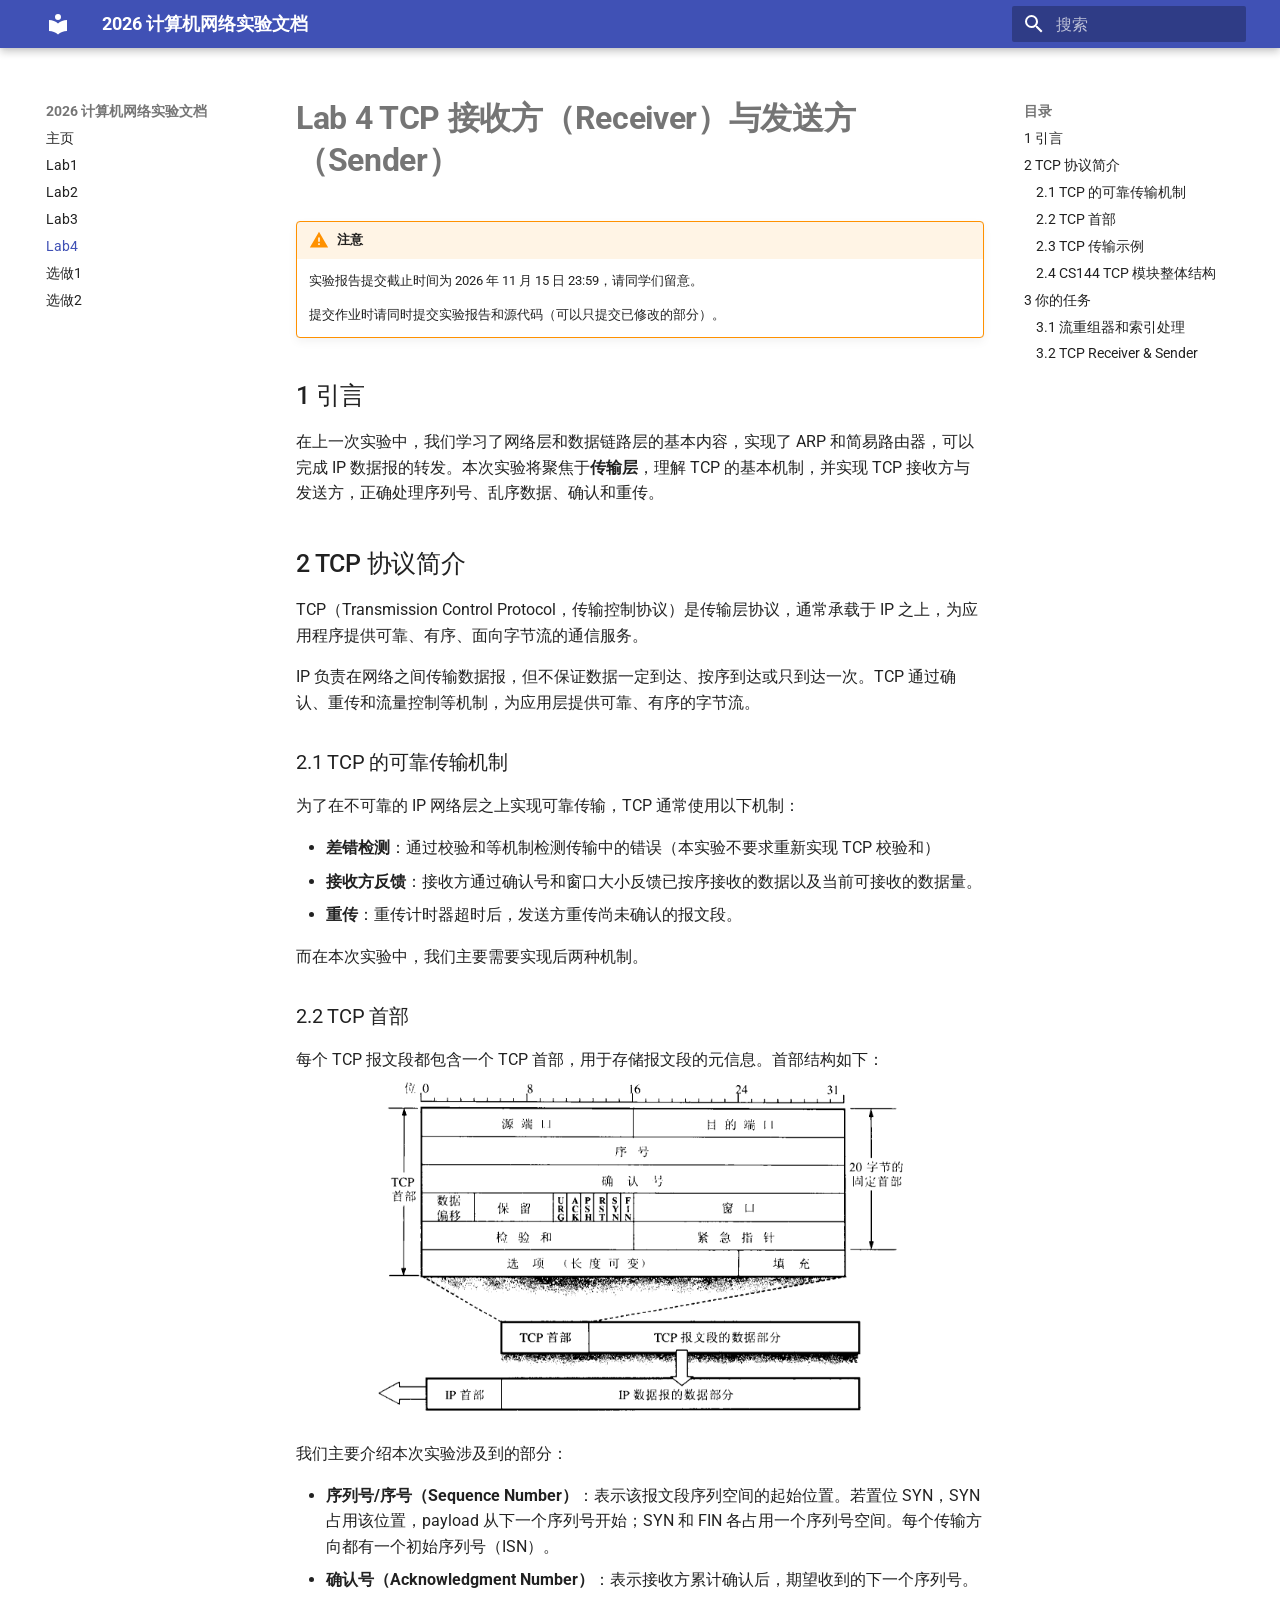
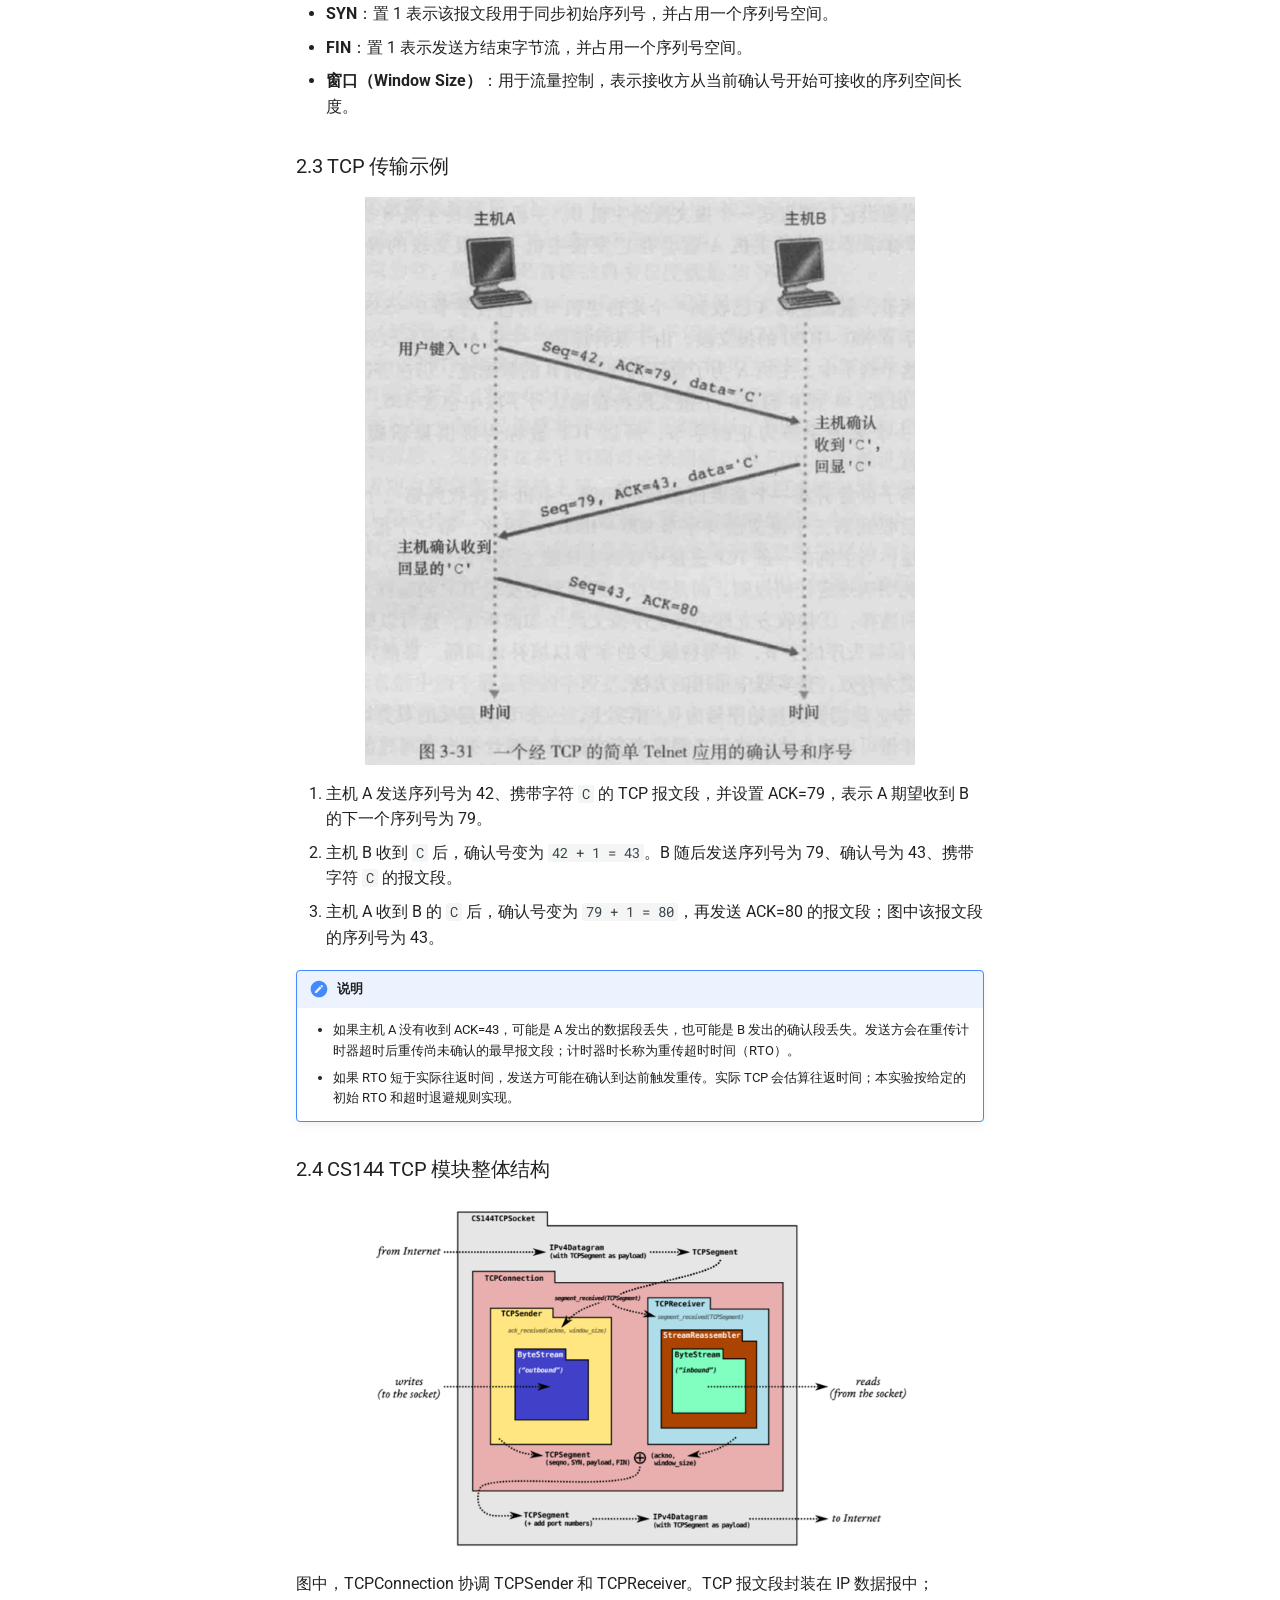
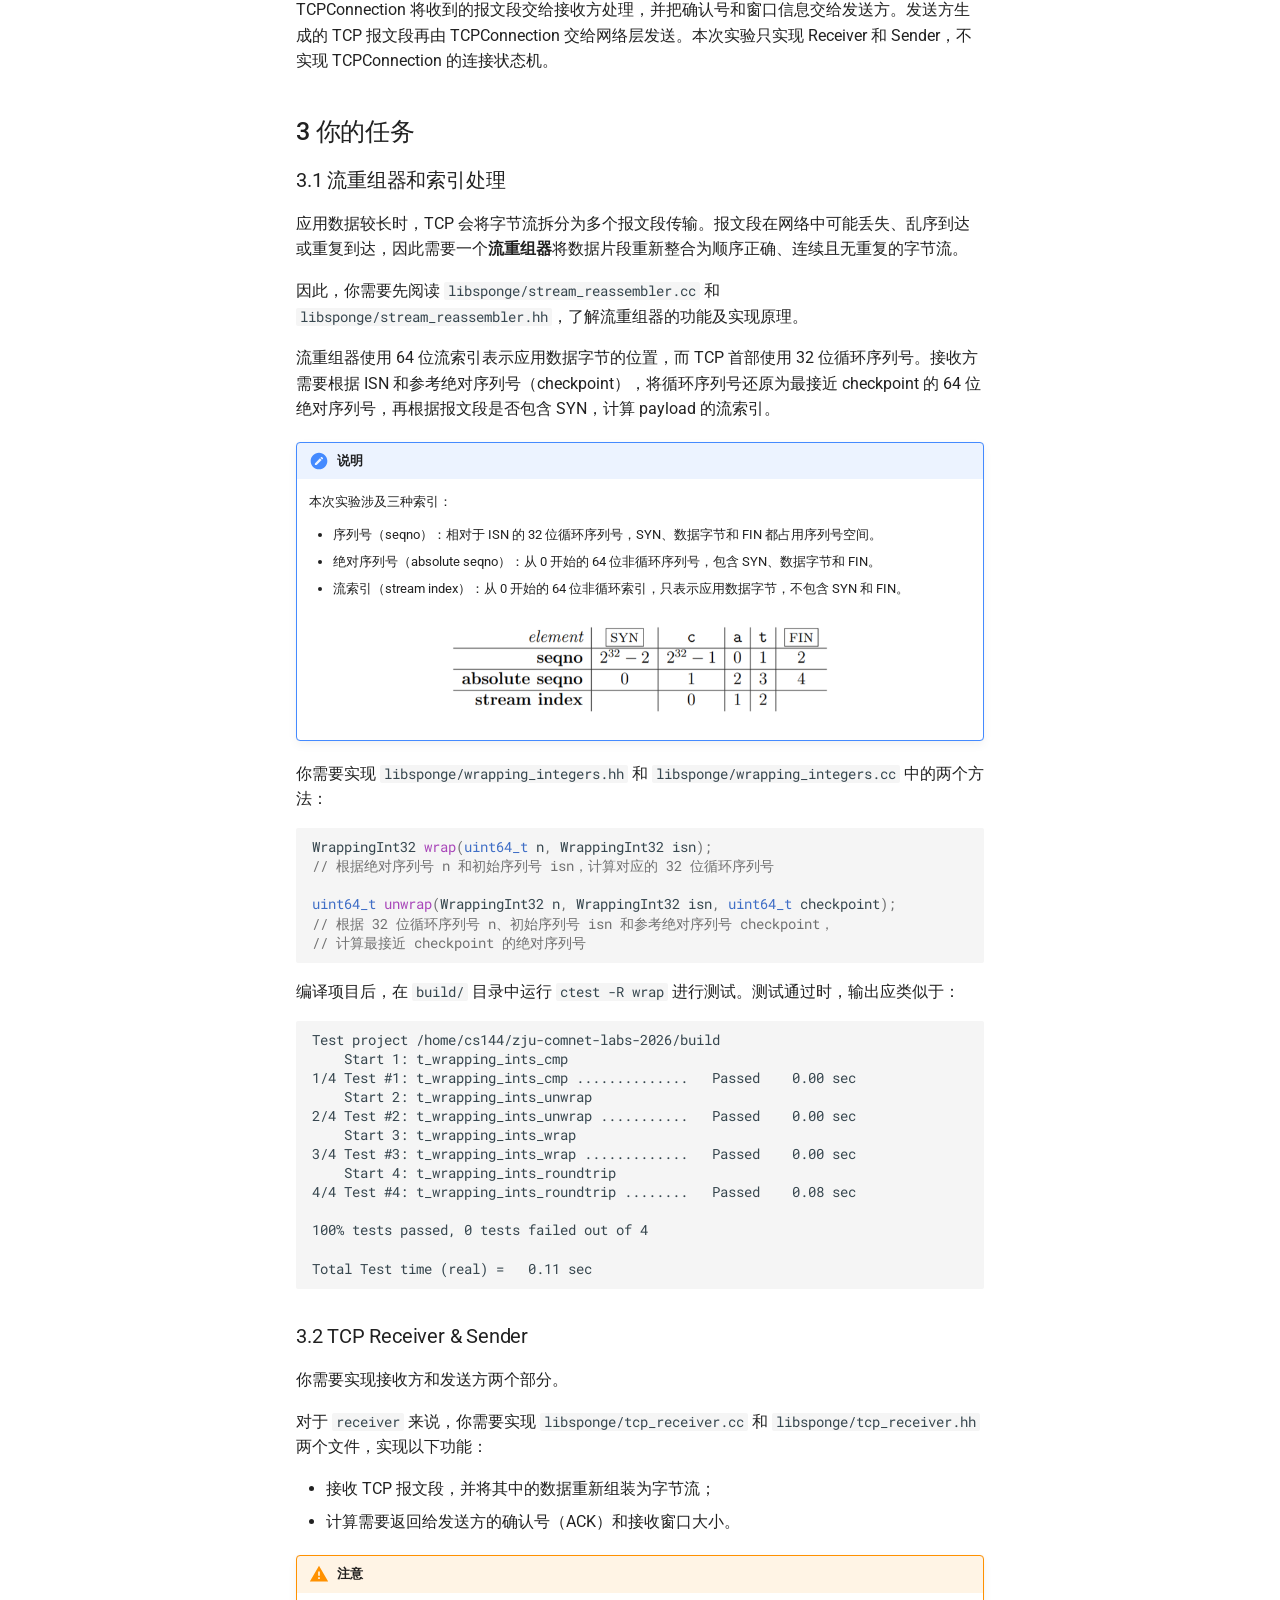
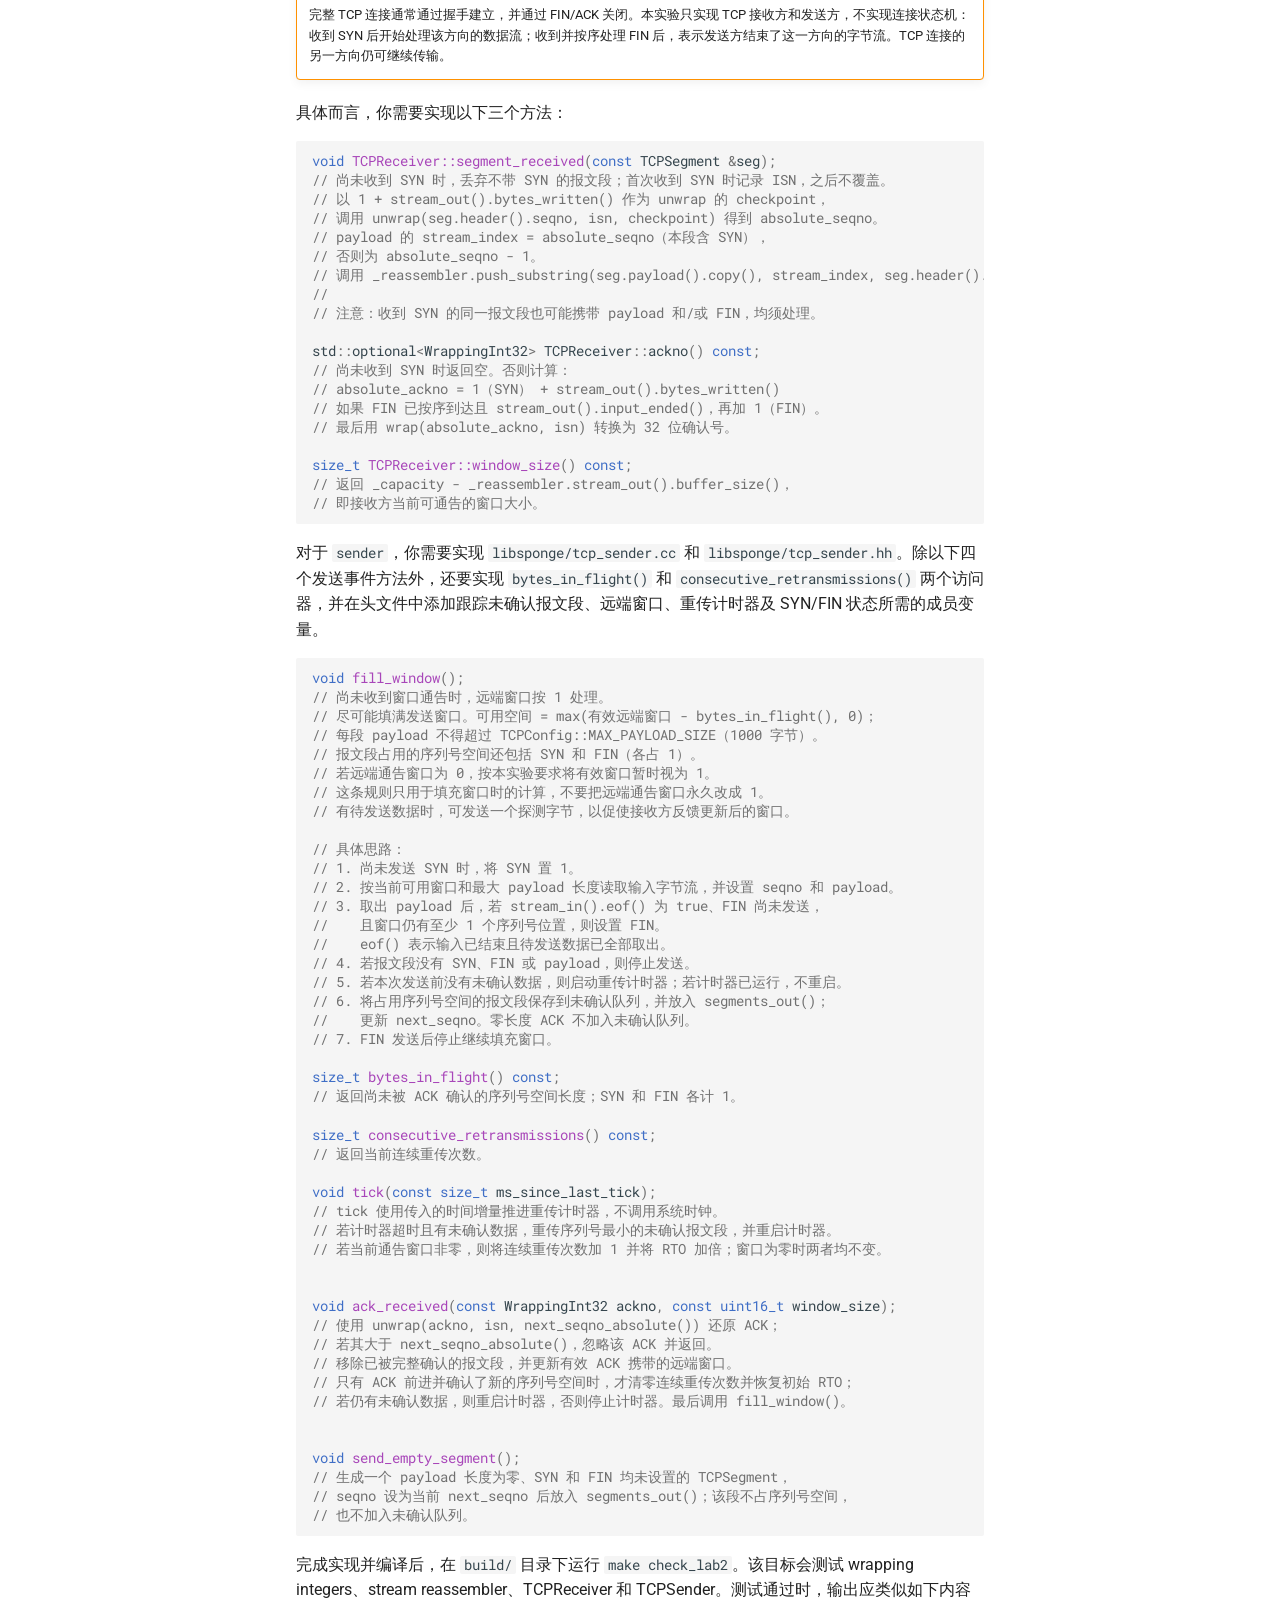
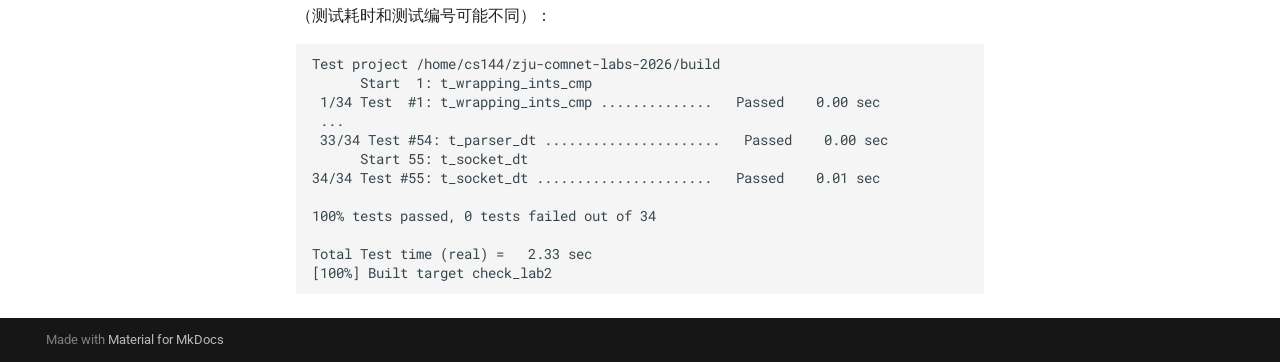
<file: lab4/index.html>
<!DOCTYPE html><html lang="zh" class="no-js"><head>
    
      <meta charset="utf-8">
      <meta name="viewport" content="width=device-width,initial-scale=1">
      
      
      
        <link rel="canonical" href="https://zju-zhiyi.github.io/2026netlab/lab4/">
      
      
        <link rel="prev" href="../lab3/">
      
      
        <link rel="next" href="../%E4%BA%8C%E5%B1%82%E4%BA%A4%E6%8D%A2%E6%9C%BA/">
      
      
        
      
      
      <link rel="icon" href="../assets/images/favicon.png">
      <meta name="generator" content="mkdocs-1.6.1, mkdocs-material-9.8.0">
    
    
      
        <title>Lab4 - 2026 计算机网络实验文档</title>
      
    
    
      <link rel="stylesheet" href="../assets/stylesheets/main.57a0d79d.min.css">
      
      


    
    
      
    
    
      
        
        
        <link rel="preconnect" href="https://fonts.gstatic.com" crossorigin="">
        <link rel="stylesheet" href="https://fonts.googleapis.com/css?family=Roboto:300,300i,400,400i,700,700i%7CRoboto+Mono:400,400i,700,700i&amp;display=fallback">
        <style>:root{--md-text-font:"Roboto";--md-code-font:"Roboto Mono"}</style>
      
    
    
      <link rel="stylesheet" href="../css/extra.css">
    
    <script>__md_scope=new URL("..",location),__md_hash=e=>[...e].reduce(((e,_)=>(e<<5)-e+_.charCodeAt(0)),0),__md_get=(e,_=localStorage,t=__md_scope)=>JSON.parse(_.getItem(t.pathname+"."+e)),__md_set=(e,_,t=localStorage,a=__md_scope)=>{try{t.setItem(a.pathname+"."+e,JSON.stringify(_))}catch(e){}}</script>
    
      

    
    
  <link href="../assets/stylesheets/glightbox.min.css" rel="stylesheet"><script src="../assets/javascripts/glightbox.min.js"></script><style id="glightbox-style">
            html.glightbox-open { overflow: initial; height: 100%; }
            .gslide-title { margin-top: 0px; user-select: text; }
            .gslide-desc { color: #666; user-select: text; }
            .gslide-image img { background: white; }
            .gscrollbar-fixer { padding-right: 15px; }
            .gdesc-inner { font-size: 0.75rem; }
            body[data-md-color-scheme="slate"] .gdesc-inner { background: var(--md-default-bg-color); }
            body[data-md-color-scheme="slate"] .gslide-title { color: var(--md-default-fg-color); }
            body[data-md-color-scheme="slate"] .gslide-desc { color: var(--md-default-fg-color); }
        </style></head>
  
  
    <body dir="ltr">
  
    
    <input class="md-toggle" data-md-toggle="drawer" type="checkbox" id="__drawer" autocomplete="off">
    <input class="md-toggle" data-md-toggle="search" type="checkbox" id="__search" autocomplete="off">
    <label class="md-overlay" for="__drawer"></label>
    <div data-md-component="skip">
      
        
        <a href="#lab-4-tcp-receiversender" class="md-skip">
          跳转至
        </a>
      
    </div>
    <div data-md-component="announce">
      
    </div>
    
    
      

  

<header class="md-header md-header--shadow" data-md-component="header">
  <nav class="md-header__inner md-grid" aria-label="页眉">
    <a href=".." title="2026 计算机网络实验文档" class="md-header__button md-logo" aria-label="2026 计算机网络实验文档" data-md-component="logo">
      
  
  <svg xmlns="http://www.w3.org/2000/svg" viewBox="0 0 24 24"><path d="M12 8a3 3 0 0 0 3-3 3 3 0 0 0-3-3 3 3 0 0 0-3 3 3 3 0 0 0 3 3m0 3.54C9.64 9.35 6.5 8 3 8v11c3.5 0 6.64 1.35 9 3.54 2.36-2.19 5.5-3.54 9-3.54V8c-3.5 0-6.64 1.35-9 3.54"></path></svg>

    </a>
    <label class="md-header__button md-icon" for="__drawer">
      
      <svg xmlns="http://www.w3.org/2000/svg" viewBox="0 0 24 24"><path d="M3 6h18v2H3zm0 5h18v2H3zm0 5h18v2H3z"></path></svg>
    </label>
    <div class="md-header__title" data-md-component="header-title">
      <div class="md-header__ellipsis">
        <div class="md-header__topic">
          <span class="md-ellipsis">
            2026 计算机网络实验文档
          </span>
        </div>
        <div class="md-header__topic" data-md-component="header-topic">
          <span class="md-ellipsis">
            
              Lab4
            
          </span>
        </div>
      </div>
    </div>
    
    
      <script>var palette=__md_get("__palette");if(palette&&palette.color){if("(prefers-color-scheme)"===palette.color.media){var media=matchMedia("(prefers-color-scheme: light)"),input=document.querySelector(media.matches?"[data-md-color-media='(prefers-color-scheme: light)']":"[data-md-color-media='(prefers-color-scheme: dark)']");palette.color.media=input.getAttribute("data-md-color-media"),palette.color.scheme=input.getAttribute("data-md-color-scheme"),palette.color.primary=input.getAttribute("data-md-color-primary"),palette.color.accent=input.getAttribute("data-md-color-accent")}for(var[key,value]of Object.entries(palette.color))document.body.setAttribute("data-md-color-"+key,value)}</script>
    
    
    
      
      
        <label class="md-header__button md-icon" for="__search">
          
          <svg xmlns="http://www.w3.org/2000/svg" viewBox="0 0 24 24"><path d="M9.5 3A6.5 6.5 0 0 1 16 9.5c0 1.61-.59 3.09-1.56 4.23l.27.27h.79l5 5-1.5 1.5-5-5v-.79l-.27-.27A6.52 6.52 0 0 1 9.5 16 6.5 6.5 0 0 1 3 9.5 6.5 6.5 0 0 1 9.5 3m0 2C7 5 5 7 5 9.5S7 14 9.5 14 14 12 14 9.5 12 5 9.5 5"></path></svg>
        </label>
        <div class="md-search" data-md-component="search" role="dialog">
  <label class="md-search__overlay" for="__search"></label>
  <div class="md-search__inner" role="search">
    <form class="md-search__form" name="search">
      <input type="text" class="md-search__input" name="query" aria-label="搜索" placeholder="搜索" autocapitalize="off" autocorrect="off" autocomplete="off" spellcheck="false" data-md-component="search-query" required="">
      <label class="md-search__icon md-icon" for="__search">
        
        <svg xmlns="http://www.w3.org/2000/svg" viewBox="0 0 24 24"><path d="M9.5 3A6.5 6.5 0 0 1 16 9.5c0 1.61-.59 3.09-1.56 4.23l.27.27h.79l5 5-1.5 1.5-5-5v-.79l-.27-.27A6.52 6.52 0 0 1 9.5 16 6.5 6.5 0 0 1 3 9.5 6.5 6.5 0 0 1 9.5 3m0 2C7 5 5 7 5 9.5S7 14 9.5 14 14 12 14 9.5 12 5 9.5 5"></path></svg>
        
        <svg xmlns="http://www.w3.org/2000/svg" viewBox="0 0 24 24"><path d="M20 11v2H8l5.5 5.5-1.42 1.42L4.16 12l7.92-7.92L13.5 5.5 8 11z"></path></svg>
      </label>
      <nav class="md-search__options" aria-label="查找">
        
        <button type="reset" class="md-search__icon md-icon" title="清空当前内容" aria-label="清空当前内容" tabindex="-1">
          
          <svg xmlns="http://www.w3.org/2000/svg" viewBox="0 0 24 24"><path d="M19 6.41 17.59 5 12 10.59 6.41 5 5 6.41 10.59 12 5 17.59 6.41 19 12 13.41 17.59 19 19 17.59 13.41 12z"></path></svg>
        </button>
      </nav>
      
    </form>
    <div class="md-search__output">
      <div class="md-search__scrollwrap" tabindex="0" data-md-scrollfix="">
        <div class="md-search-result" data-md-component="search-result">
          <div class="md-search-result__meta">
            正在初始化搜索引擎
          </div>
          <ol class="md-search-result__list" role="presentation"></ol>
        </div>
      </div>
    </div>
  </div>
</div>
      
    
    
  </nav>
  
</header>
    
    <div class="md-container" data-md-component="container">
      
      
        
          
        
      
      <main class="md-main" data-md-component="main">
        <div class="md-main__inner md-grid">
          
            
              
              <div class="md-sidebar md-sidebar--primary" data-md-component="sidebar" data-md-type="navigation">
                <div class="md-sidebar__scrollwrap">
                  <div class="md-sidebar__inner">
                    



<nav class="md-nav md-nav--primary" aria-label="导航栏" data-md-level="0">
  <label class="md-nav__title" for="__drawer">
    <a href=".." title="2026 计算机网络实验文档" class="md-nav__button md-logo" aria-label="2026 计算机网络实验文档" data-md-component="logo">
      
  
  <svg xmlns="http://www.w3.org/2000/svg" viewBox="0 0 24 24"><path d="M12 8a3 3 0 0 0 3-3 3 3 0 0 0-3-3 3 3 0 0 0-3 3 3 3 0 0 0 3 3m0 3.54C9.64 9.35 6.5 8 3 8v11c3.5 0 6.64 1.35 9 3.54 2.36-2.19 5.5-3.54 9-3.54V8c-3.5 0-6.64 1.35-9 3.54"></path></svg>

    </a>
    2026 计算机网络实验文档
  </label>
  
  <ul class="md-nav__list" data-md-scrollfix="">
    
      
      
  
  
  
  
    <li class="md-nav__item">
      <a href=".." class="md-nav__link">
        
  
  
  <span class="md-ellipsis">
    
  
    主页
  

    
  </span>
  
  

      </a>
    </li>
  

    
      
      
  
  
  
  
    <li class="md-nav__item">
      <a href="../lab1/" class="md-nav__link">
        
  
  
  <span class="md-ellipsis">
    
  
    Lab1
  

    
  </span>
  
  

      </a>
    </li>
  

    
      
      
  
  
  
  
    <li class="md-nav__item">
      <a href="../lab2/" class="md-nav__link">
        
  
  
  <span class="md-ellipsis">
    
  
    Lab2
  

    
  </span>
  
  

      </a>
    </li>
  

    
      
      
  
  
  
  
    <li class="md-nav__item">
      <a href="../lab3/" class="md-nav__link">
        
  
  
  <span class="md-ellipsis">
    
  
    Lab3
  

    
  </span>
  
  

      </a>
    </li>
  

    
      
      
  
  
    
  
  
  
    <li class="md-nav__item md-nav__item--active">
      
      <input class="md-nav__toggle md-toggle" type="checkbox" id="__toc">
      
      
        
      
      
        <label class="md-nav__link md-nav__link--active" for="__toc">
          
  
  
  <span class="md-ellipsis">
    
  
    Lab4
  

    
  </span>
  
  

          <span class="md-nav__icon md-icon"></span>
        </label>
      
      <a href="./" class="md-nav__link md-nav__link--active">
        
  
  
  <span class="md-ellipsis">
    
  
    Lab4
  

    
  </span>
  
  

      </a>
      
        

<nav class="md-nav md-nav--secondary" aria-label="目录">
  
  
  
    
  
  
    <label class="md-nav__title" for="__toc">
      <span class="md-nav__icon md-icon"></span>
      目录
    </label>
    <ul class="md-nav__list" data-md-component="toc" data-md-scrollfix="">
      
        <li class="md-nav__item">
  <a href="#1" class="md-nav__link">
    <span class="md-ellipsis">
      
        1 引言
      
    </span>
  </a>
  
</li>
      
        <li class="md-nav__item">
  <a href="#2-tcp" class="md-nav__link">
    <span class="md-ellipsis">
      
        2 TCP 协议简介
      
    </span>
  </a>
  
    <nav class="md-nav" aria-label="2 TCP 协议简介">
      <ul class="md-nav__list">
        
          <li class="md-nav__item">
  <a href="#21-tcp" class="md-nav__link">
    <span class="md-ellipsis">
      
        2.1 TCP 的可靠传输机制
      
    </span>
  </a>
  
</li>
        
          <li class="md-nav__item">
  <a href="#22-tcp" class="md-nav__link">
    <span class="md-ellipsis">
      
        2.2 TCP 首部
      
    </span>
  </a>
  
</li>
        
          <li class="md-nav__item">
  <a href="#23-tcp" class="md-nav__link">
    <span class="md-ellipsis">
      
        2.3 TCP 传输示例
      
    </span>
  </a>
  
</li>
        
          <li class="md-nav__item">
  <a href="#24-cs144-tcp" class="md-nav__link">
    <span class="md-ellipsis">
      
        2.4 CS144 TCP 模块整体结构
      
    </span>
  </a>
  
</li>
        
      </ul>
    </nav>
  
</li>
      
        <li class="md-nav__item">
  <a href="#3" class="md-nav__link">
    <span class="md-ellipsis">
      
        3 你的任务
      
    </span>
  </a>
  
    <nav class="md-nav" aria-label="3 你的任务">
      <ul class="md-nav__list">
        
          <li class="md-nav__item">
  <a href="#31" class="md-nav__link">
    <span class="md-ellipsis">
      
        3.1 流重组器和索引处理
      
    </span>
  </a>
  
</li>
        
          <li class="md-nav__item">
  <a href="#32-tcp-receiver-sender" class="md-nav__link">
    <span class="md-ellipsis">
      
        3.2 TCP Receiver &amp; Sender
      
    </span>
  </a>
  
</li>
        
      </ul>
    </nav>
  
</li>
      
    </ul>
  
</nav>
      
    </li>
  

    
      
      
  
  
  
  
    <li class="md-nav__item">
      <a href="../%E4%BA%8C%E5%B1%82%E4%BA%A4%E6%8D%A2%E6%9C%BA/" class="md-nav__link">
        
  
  
  <span class="md-ellipsis">
    
  
    选做1
  

    
  </span>
  
  

      </a>
    </li>
  

    
      
      
  
  
  
  
    <li class="md-nav__item">
      <a href="../%E4%B8%89%E5%B1%82%E4%BA%A4%E6%8D%A2%E6%9C%BA/" class="md-nav__link">
        
  
  
  <span class="md-ellipsis">
    
  
    选做2
  

    
  </span>
  
  

      </a>
    </li>
  

    
  </ul>
</nav>
                  </div>
                </div>
              </div>
            
            
              
              <div class="md-sidebar md-sidebar--secondary" data-md-component="sidebar" data-md-type="toc">
                <div class="md-sidebar__scrollwrap">
                  <div class="md-sidebar__inner">
                    

<nav class="md-nav md-nav--secondary" aria-label="目录">
  
  
  
    
  
  
    <label class="md-nav__title" for="__toc">
      <span class="md-nav__icon md-icon"></span>
      目录
    </label>
    <ul class="md-nav__list" data-md-component="toc" data-md-scrollfix="">
      
        <li class="md-nav__item">
  <a href="#1" class="md-nav__link">
    <span class="md-ellipsis">
      
        1 引言
      
    </span>
  </a>
  
</li>
      
        <li class="md-nav__item">
  <a href="#2-tcp" class="md-nav__link">
    <span class="md-ellipsis">
      
        2 TCP 协议简介
      
    </span>
  </a>
  
    <nav class="md-nav" aria-label="2 TCP 协议简介">
      <ul class="md-nav__list">
        
          <li class="md-nav__item">
  <a href="#21-tcp" class="md-nav__link">
    <span class="md-ellipsis">
      
        2.1 TCP 的可靠传输机制
      
    </span>
  </a>
  
</li>
        
          <li class="md-nav__item">
  <a href="#22-tcp" class="md-nav__link">
    <span class="md-ellipsis">
      
        2.2 TCP 首部
      
    </span>
  </a>
  
</li>
        
          <li class="md-nav__item">
  <a href="#23-tcp" class="md-nav__link">
    <span class="md-ellipsis">
      
        2.3 TCP 传输示例
      
    </span>
  </a>
  
</li>
        
          <li class="md-nav__item">
  <a href="#24-cs144-tcp" class="md-nav__link">
    <span class="md-ellipsis">
      
        2.4 CS144 TCP 模块整体结构
      
    </span>
  </a>
  
</li>
        
      </ul>
    </nav>
  
</li>
      
        <li class="md-nav__item">
  <a href="#3" class="md-nav__link">
    <span class="md-ellipsis">
      
        3 你的任务
      
    </span>
  </a>
  
    <nav class="md-nav" aria-label="3 你的任务">
      <ul class="md-nav__list">
        
          <li class="md-nav__item">
  <a href="#31" class="md-nav__link">
    <span class="md-ellipsis">
      
        3.1 流重组器和索引处理
      
    </span>
  </a>
  
</li>
        
          <li class="md-nav__item">
  <a href="#32-tcp-receiver-sender" class="md-nav__link">
    <span class="md-ellipsis">
      
        3.2 TCP Receiver &amp; Sender
      
    </span>
  </a>
  
</li>
        
      </ul>
    </nav>
  
</li>
      
    </ul>
  
</nav>
                  </div>
                </div>
              </div>
            
          
          
            <div class="md-content" data-md-component="content">
              
              <article class="md-content__inner md-typeset">
                
                  



<h1 id="lab-4-tcp-receiversender">Lab 4 TCP 接收方（Receiver）与发送方（Sender）</h1>
<div class="admonition warning">
<p class="admonition-title">注意</p>
<p>实验报告提交截止时间为 2026 年 11 月 15 日 23:59，请同学们留意。</p>
<p>提交作业时请同时提交实验报告和源代码（可以只提交已修改的部分）。</p>
</div>
<h2 id="1">1 引言</h2>
<p>在上一次实验中，我们学习了网络层和数据链路层的基本内容，实现了 ARP 和简易路由器，可以完成 IP 数据报的转发。本次实验将聚焦于<strong>传输层</strong>，理解 TCP 的基本机制，并实现 TCP 接收方与发送方，正确处理序列号、乱序数据、确认和重传。</p>
<h2 id="2-tcp">2 TCP 协议简介</h2>
<p>TCP（Transmission Control Protocol，传输控制协议）是传输层协议，通常承载于 IP 之上，为应用程序提供可靠、有序、面向字节流的通信服务。</p>
<p>IP 负责在网络之间传输数据报，但不保证数据一定到达、按序到达或只到达一次。TCP 通过确认、重传和流量控制等机制，为应用层提供可靠、有序的字节流。</p>
<h3 id="21-tcp">2.1 TCP 的可靠传输机制</h3>
<p>为了在不可靠的 IP 网络层之上实现可靠传输，TCP 通常使用以下机制：</p>
<ul>
<li><strong>差错检测</strong>：通过校验和等机制检测传输中的错误（本实验不要求重新实现 TCP 校验和）</li>
<li><strong>接收方反馈</strong>：接收方通过确认号和窗口大小反馈已按序接收的数据以及当前可接收的数据量。</li>
<li><strong>重传</strong>：重传计时器超时后，发送方重传尚未确认的报文段。</li>
</ul>
<p>而在本次实验中，我们主要需要实现后两种机制。</p>
<h3 id="22-tcp">2.2 TCP 首部</h3>
<p>每个 TCP 报文段都包含一个 TCP 首部，用于存储报文段的元信息。首部结构如下：
<a class="glightbox" data-type="image" data-width="auto" data-height="auto" href="../assets/lab4/tcpheader.png" data-desc-position="bottom"><img src="../assets/lab4/tcpheader.png" alt="TCP 报文段首部与 IP 数据报封装关系" style="display:block; margin:0 auto; width:80%; height:auto; "></a></p>
<p>我们主要介绍本次实验涉及到的部分：</p>
<ul>
<li><strong>序列号/序号（Sequence Number）</strong>：表示该报文段序列空间的起始位置。若置位 SYN，SYN 占用该位置，payload 从下一个序列号开始；SYN 和 FIN 各占用一个序列号空间。每个传输方向都有一个初始序列号（ISN）。</li>
<li><strong>确认号（Acknowledgment Number）</strong>：表示接收方累计确认后，期望收到的下一个序列号。</li>
<li><strong>SYN</strong>：置 1 表示该报文段用于同步初始序列号，并占用一个序列号空间。</li>
<li><strong>FIN</strong>：置 1 表示发送方结束字节流，并占用一个序列号空间。</li>
<li><strong>窗口（Window Size）</strong>：用于流量控制，表示接收方从当前确认号开始可接收的序列空间长度。</li>
</ul>
<h3 id="23-tcp">2.3 TCP 传输示例</h3>
<p><a class="glightbox" data-type="image" data-width="auto" data-height="auto" href="../assets/lab4/number.png" data-desc-position="bottom"><img src="../assets/lab4/number.png" alt="TCP 序列号、确认号与数据传输示例" style="display:block; margin:0 auto; width:80%; height:auto; "></a></p>
<ol>
<li>主机 A 发送序列号为 42、携带字符 <code>C</code> 的 TCP 报文段，并设置 ACK=79，表示 A 期望收到 B 的下一个序列号为 79。</li>
<li>主机 B 收到 <code>C</code> 后，确认号变为 <code>42 + 1 = 43</code>。B 随后发送序列号为 79、确认号为 43、携带字符 <code>C</code> 的报文段。</li>
<li>主机 A 收到 B 的 <code>C</code> 后，确认号变为 <code>79 + 1 = 80</code>，再发送 ACK=80 的报文段；图中该报文段的序列号为 43。</li>
</ol>
<div class="admonition note">
<p class="admonition-title">说明</p>
<ul>
<li>如果主机 A 没有收到 ACK=43，可能是 A 发出的数据段丢失，也可能是 B 发出的确认段丢失。发送方会在重传计时器超时后重传尚未确认的最早报文段；计时器时长称为重传超时时间（RTO）。</li>
<li>如果 RTO 短于实际往返时间，发送方可能在确认到达前触发重传。实际 TCP 会估算往返时间；本实验按给定的初始 RTO 和超时退避规则实现。</li>
</ul>
</div>
<h3 id="24-cs144-tcp">2.4 CS144 TCP 模块整体结构</h3>
<p><a class="glightbox" data-type="image" data-width="auto" data-height="auto" href="../assets/lab4/total.png" data-desc-position="bottom"><img src="../assets/lab4/total.png" alt="CS144 TCPConnection、TCPSender、TCPReceiver 与字节流结构图" style="display:block; margin:0 auto; width:80%; height:auto; "></a></p>
<p>图中，TCPConnection 协调 TCPSender 和 TCPReceiver。TCP 报文段封装在 IP 数据报中；TCPConnection 将收到的报文段交给接收方处理，并把确认号和窗口信息交给发送方。发送方生成的 TCP 报文段再由 TCPConnection 交给网络层发送。本次实验只实现 Receiver 和 Sender，不实现 TCPConnection 的连接状态机。</p>
<h2 id="3">3 你的任务</h2>
<h3 id="31">3.1 流重组器和索引处理</h3>
<p>应用数据较长时，TCP 会将字节流拆分为多个报文段传输。报文段在网络中可能丢失、乱序到达或重复到达，因此需要一个<strong>流重组器</strong>将数据片段重新整合为顺序正确、连续且无重复的字节流。</p>
<p>因此，你需要先阅读 <code>libsponge/stream_reassembler.cc</code> 和 <code>libsponge/stream_reassembler.hh</code>，了解流重组器的功能及实现原理。</p>
<p>流重组器使用 64 位流索引表示应用数据字节的位置，而 TCP 首部使用 32 位循环序列号。接收方需要根据 ISN 和参考绝对序列号（checkpoint），将循环序列号还原为最接近 checkpoint 的 64 位绝对序列号，再根据报文段是否包含 SYN，计算 payload 的流索引。</p>
<div class="admonition note">
<p class="admonition-title">说明</p>
<p>本次实验涉及三种索引：</p>
<ul>
<li>序列号（seqno）：相对于 ISN 的 32 位循环序列号，SYN、数据字节和 FIN 都占用序列号空间。</li>
<li>绝对序列号（absolute seqno）：从 0 开始的 64 位非循环序列号，包含 SYN、数据字节和 FIN。</li>
<li>流索引（stream index）：从 0 开始的 64 位非循环索引，只表示应用数据字节，不包含 SYN 和 FIN。</li>
</ul>
<p><a class="glightbox" data-type="image" data-width="auto" data-height="auto" href="../assets/lab4/seqno.png" data-desc-position="bottom"><img src="../assets/lab4/seqno.png" alt="TCP 序列号、绝对序列号和流索引的对应关系" style="display:block; margin:0 auto; width:80%; height:auto; "></a></p>
</div>
<p>你需要实现 <code>libsponge/wrapping_integers.hh</code> 和 <code>libsponge/wrapping_integers.cc</code> 中的两个方法：</p>
<div class="highlight"><pre><span></span><code><span class="n">WrappingInt32</span><span class="w"> </span><span class="nf">wrap</span><span class="p">(</span><span class="kt">uint64_t</span><span class="w"> </span><span class="n">n</span><span class="p">,</span><span class="w"> </span><span class="n">WrappingInt32</span><span class="w"> </span><span class="n">isn</span><span class="p">);</span>
<span class="c1">// 根据绝对序列号 n 和初始序列号 isn，计算对应的 32 位循环序列号</span>

<span class="kt">uint64_t</span><span class="w"> </span><span class="nf">unwrap</span><span class="p">(</span><span class="n">WrappingInt32</span><span class="w"> </span><span class="n">n</span><span class="p">,</span><span class="w"> </span><span class="n">WrappingInt32</span><span class="w"> </span><span class="n">isn</span><span class="p">,</span><span class="w"> </span><span class="kt">uint64_t</span><span class="w"> </span><span class="n">checkpoint</span><span class="p">);</span>
<span class="c1">// 根据 32 位循环序列号 n、初始序列号 isn 和参考绝对序列号 checkpoint，</span>
<span class="c1">// 计算最接近 checkpoint 的绝对序列号</span>
</code></pre></div>
<p>编译项目后，在 <code>build/</code> 目录中运行 <code>ctest -R wrap</code> 进行测试。测试通过时，输出应类似于：</p>
<div class="highlight"><pre><span></span><code>Test project /home/cs144/zju-comnet-labs-2026/build
    Start 1: t_wrapping_ints_cmp
1/4 Test #1: t_wrapping_ints_cmp ..............   Passed    0.00 sec
    Start 2: t_wrapping_ints_unwrap
2/4 Test #2: t_wrapping_ints_unwrap ...........   Passed    0.00 sec
    Start 3: t_wrapping_ints_wrap
3/4 Test #3: t_wrapping_ints_wrap .............   Passed    0.00 sec
    Start 4: t_wrapping_ints_roundtrip
4/4 Test #4: t_wrapping_ints_roundtrip ........   Passed    0.08 sec

100% tests passed, 0 tests failed out of 4

Total Test time (real) =   0.11 sec
</code></pre></div>
<h3 id="32-tcp-receiver-sender">3.2 TCP Receiver &amp; Sender</h3>
<p>你需要实现接收方和发送方两个部分。</p>
<p>对于 <code>receiver</code> 来说，你需要实现 <code>libsponge/tcp_receiver.cc</code> 和 <code>libsponge/tcp_receiver.hh</code> 两个文件，实现以下功能：</p>
<ul>
<li>接收 TCP 报文段，并将其中的数据重新组装为字节流；</li>
<li>计算需要返回给发送方的确认号（ACK）和接收窗口大小。</li>
</ul>
<div class="admonition warning">
<p class="admonition-title">注意</p>
<p>完整 TCP 连接通常通过握手建立，并通过 FIN/ACK 关闭。本实验只实现 TCP 接收方和发送方，不实现连接状态机：收到 SYN 后开始处理该方向的数据流；收到并按序处理 FIN 后，表示发送方结束了这一方向的字节流。TCP 连接的另一方向仍可继续传输。</p>
</div>
<p>具体而言，你需要实现以下三个方法：
</p><div class="highlight"><pre><span></span><code><span class="kt">void</span><span class="w"> </span><span class="nf">TCPReceiver::segment_received</span><span class="p">(</span><span class="k">const</span><span class="w"> </span><span class="n">TCPSegment</span><span class="w"> </span><span class="o">&amp;</span><span class="n">seg</span><span class="p">);</span>
<span class="c1">// 尚未收到 SYN 时，丢弃不带 SYN 的报文段；首次收到 SYN 时记录 ISN，之后不覆盖。</span>
<span class="c1">// 以 1 + stream_out().bytes_written() 作为 unwrap 的 checkpoint，</span>
<span class="c1">// 调用 unwrap(seg.header().seqno, isn, checkpoint) 得到 absolute_seqno。</span>
<span class="c1">// payload 的 stream_index = absolute_seqno（本段含 SYN），</span>
<span class="c1">// 否则为 absolute_seqno - 1。</span>
<span class="c1">// 调用 _reassembler.push_substring(seg.payload().copy(), stream_index, seg.header().fin)。</span>
<span class="c1">//</span>
<span class="c1">// 注意：收到 SYN 的同一报文段也可能携带 payload 和/或 FIN，均须处理。</span>

<span class="n">std</span><span class="o">::</span><span class="n">optional</span><span class="o">&lt;</span><span class="n">WrappingInt32</span><span class="o">&gt;</span><span class="w"> </span><span class="n">TCPReceiver</span><span class="o">::</span><span class="n">ackno</span><span class="p">()</span><span class="w"> </span><span class="k">const</span><span class="p">;</span>
<span class="c1">// 尚未收到 SYN 时返回空。否则计算：</span>
<span class="c1">// absolute_ackno = 1（SYN） + stream_out().bytes_written()</span>
<span class="c1">// 如果 FIN 已按序到达且 stream_out().input_ended()，再加 1（FIN）。</span>
<span class="c1">// 最后用 wrap(absolute_ackno, isn) 转换为 32 位确认号。</span>

<span class="kt">size_t</span><span class="w"> </span><span class="nf">TCPReceiver::window_size</span><span class="p">()</span><span class="w"> </span><span class="k">const</span><span class="p">;</span>
<span class="c1">// 返回 _capacity - _reassembler.stream_out().buffer_size()，</span>
<span class="c1">// 即接收方当前可通告的窗口大小。</span>
</code></pre></div><p></p>
<p>对于 <code>sender</code>，你需要实现 <code>libsponge/tcp_sender.cc</code> 和 <code>libsponge/tcp_sender.hh</code>。除以下四个发送事件方法外，还要实现 <code>bytes_in_flight()</code> 和 <code>consecutive_retransmissions()</code> 两个访问器，并在头文件中添加跟踪未确认报文段、远端窗口、重传计时器及 SYN/FIN 状态所需的成员变量。
</p><div class="highlight"><pre><span></span><code><span class="kt">void</span><span class="w"> </span><span class="nf">fill_window</span><span class="p">();</span>
<span class="c1">// 尚未收到窗口通告时，远端窗口按 1 处理。</span>
<span class="c1">// 尽可能填满发送窗口。可用空间 = max(有效远端窗口 - bytes_in_flight(), 0)；</span>
<span class="c1">// 每段 payload 不得超过 TCPConfig::MAX_PAYLOAD_SIZE（1000 字节）。</span>
<span class="c1">// 报文段占用的序列号空间还包括 SYN 和 FIN（各占 1）。</span>
<span class="c1">// 若远端通告窗口为 0，按本实验要求将有效窗口暂时视为 1。</span>
<span class="c1">// 这条规则只用于填充窗口时的计算，不要把远端通告窗口永久改成 1。</span>
<span class="c1">// 有待发送数据时，可发送一个探测字节，以促使接收方反馈更新后的窗口。</span>

<span class="c1">// 具体思路：</span>
<span class="c1">// 1. 尚未发送 SYN 时，将 SYN 置 1。</span>
<span class="c1">// 2. 按当前可用窗口和最大 payload 长度读取输入字节流，并设置 seqno 和 payload。</span>
<span class="c1">// 3. 取出 payload 后，若 stream_in().eof() 为 true、FIN 尚未发送，</span>
<span class="c1">//    且窗口仍有至少 1 个序列号位置，则设置 FIN。</span>
<span class="c1">//    eof() 表示输入已结束且待发送数据已全部取出。</span>
<span class="c1">// 4. 若报文段没有 SYN、FIN 或 payload，则停止发送。</span>
<span class="c1">// 5. 若本次发送前没有未确认数据，则启动重传计时器；若计时器已运行，不重启。</span>
<span class="c1">// 6. 将占用序列号空间的报文段保存到未确认队列，并放入 segments_out()；</span>
<span class="c1">//    更新 next_seqno。零长度 ACK 不加入未确认队列。</span>
<span class="c1">// 7. FIN 发送后停止继续填充窗口。</span>

<span class="kt">size_t</span><span class="w"> </span><span class="nf">bytes_in_flight</span><span class="p">()</span><span class="w"> </span><span class="k">const</span><span class="p">;</span>
<span class="c1">// 返回尚未被 ACK 确认的序列号空间长度；SYN 和 FIN 各计 1。</span>

<span class="kt">size_t</span><span class="w"> </span><span class="nf">consecutive_retransmissions</span><span class="p">()</span><span class="w"> </span><span class="k">const</span><span class="p">;</span>
<span class="c1">// 返回当前连续重传次数。</span>

<span class="kt">void</span><span class="w"> </span><span class="nf">tick</span><span class="p">(</span><span class="k">const</span><span class="w"> </span><span class="kt">size_t</span><span class="w"> </span><span class="n">ms_since_last_tick</span><span class="p">);</span>
<span class="c1">// tick 使用传入的时间增量推进重传计时器，不调用系统时钟。</span>
<span class="c1">// 若计时器超时且有未确认数据，重传序列号最小的未确认报文段，并重启计时器。</span>
<span class="c1">// 若当前通告窗口非零，则将连续重传次数加 1 并将 RTO 加倍；窗口为零时两者均不变。</span>


<span class="kt">void</span><span class="w"> </span><span class="nf">ack_received</span><span class="p">(</span><span class="k">const</span><span class="w"> </span><span class="n">WrappingInt32</span><span class="w"> </span><span class="n">ackno</span><span class="p">,</span><span class="w"> </span><span class="k">const</span><span class="w"> </span><span class="kt">uint16_t</span><span class="w"> </span><span class="n">window_size</span><span class="p">);</span>
<span class="c1">// 使用 unwrap(ackno, isn, next_seqno_absolute()) 还原 ACK；</span>
<span class="c1">// 若其大于 next_seqno_absolute()，忽略该 ACK 并返回。</span>
<span class="c1">// 移除已被完整确认的报文段，并更新有效 ACK 携带的远端窗口。</span>
<span class="c1">// 只有 ACK 前进并确认了新的序列号空间时，才清零连续重传次数并恢复初始 RTO；</span>
<span class="c1">// 若仍有未确认数据，则重启计时器，否则停止计时器。最后调用 fill_window()。</span>


<span class="kt">void</span><span class="w"> </span><span class="nf">send_empty_segment</span><span class="p">();</span>
<span class="c1">// 生成一个 payload 长度为零、SYN 和 FIN 均未设置的 TCPSegment，</span>
<span class="c1">// seqno 设为当前 next_seqno 后放入 segments_out()；该段不占序列号空间，</span>
<span class="c1">// 也不加入未确认队列。</span>
</code></pre></div><p></p>
<p>完成实现并编译后，在 <code>build/</code> 目录下运行 <code>make check_lab2</code>。该目标会测试 wrapping integers、stream reassembler、TCPReceiver 和 TCPSender。测试通过时，输出应类似如下内容（测试耗时和测试编号可能不同）：</p>
<div class="highlight"><pre><span></span><code>Test project /home/cs144/zju-comnet-labs-2026/build
      Start  1: t_wrapping_ints_cmp
 1/34 Test  #1: t_wrapping_ints_cmp ..............   Passed    0.00 sec
 ...
 33/34 Test #54: t_parser_dt ......................   Passed    0.00 sec
      Start 55: t_socket_dt
34/34 Test #55: t_socket_dt ......................   Passed    0.01 sec

100% tests passed, 0 tests failed out of 34

Total Test time (real) =   2.33 sec
[100%] Built target check_lab2
</code></pre></div>












                
              </article>
            </div>
          
          
<script>var target=document.getElementById(location.hash.slice(1));target&&target.name&&(target.checked=target.name.startsWith("__tabbed_"))</script>
        </div>
        
      </main>
      
        <footer class="md-footer">
  
  <div class="md-footer-meta md-typeset">
    <div class="md-footer-meta__inner md-grid">
      <div class="md-copyright">
  
  
    Made with
    <a href="https://squidfunk.github.io/mkdocs-material/" target="_blank" rel="noopener">
      Material for MkDocs
    </a>
  
</div>
      
    </div>
  </div>
</footer>
      
    </div>
    <div class="md-dialog" data-md-component="dialog">
      <div class="md-dialog__inner md-typeset"></div>
    </div>
    
    
    
      
      
      <script id="__config" type="application/json">{"annotate": null, "base": "..", "features": [], "search": "../assets/javascripts/workers/search.a7633da7.min.js", "tags": null, "translations": {"clipboard.copied": "\u5df2\u590d\u5236", "clipboard.copy": "\u590d\u5236", "search.result.more.one": "\u5728\u8be5\u9875\u4e0a\u8fd8\u6709 1 \u4e2a\u7b26\u5408\u6761\u4ef6\u7684\u7ed3\u679c", "search.result.more.other": "\u5728\u8be5\u9875\u4e0a\u8fd8\u6709 # \u4e2a\u7b26\u5408\u6761\u4ef6\u7684\u7ed3\u679c", "search.result.none": "\u6ca1\u6709\u627e\u5230\u7b26\u5408\u6761\u4ef6\u7684\u7ed3\u679c", "search.result.one": "\u627e\u5230 1 \u4e2a\u7b26\u5408\u6761\u4ef6\u7684\u7ed3\u679c", "search.result.other": "# \u4e2a\u7b26\u5408\u6761\u4ef6\u7684\u7ed3\u679c", "search.result.placeholder": "\u952e\u5165\u4ee5\u5f00\u59cb\u641c\u7d22", "search.result.term.missing": "\u7f3a\u5c11", "select.version": "\u9009\u62e9\u5f53\u524d\u7248\u672c"}, "version": null}</script>
    
    
      <script src="../assets/javascripts/bundle.c21346df.min.js"></script>
      
    
  
<script id="init-glightbox">const lightbox = GLightbox({"touchNavigation": true, "loop": false, "zoomable": true, "draggable": true, "openEffect": "zoom", "closeEffect": "zoom", "slideEffect": "slide"});
document$.subscribe(()=>{ lightbox.reload(); });
</script></body></html>
</file>
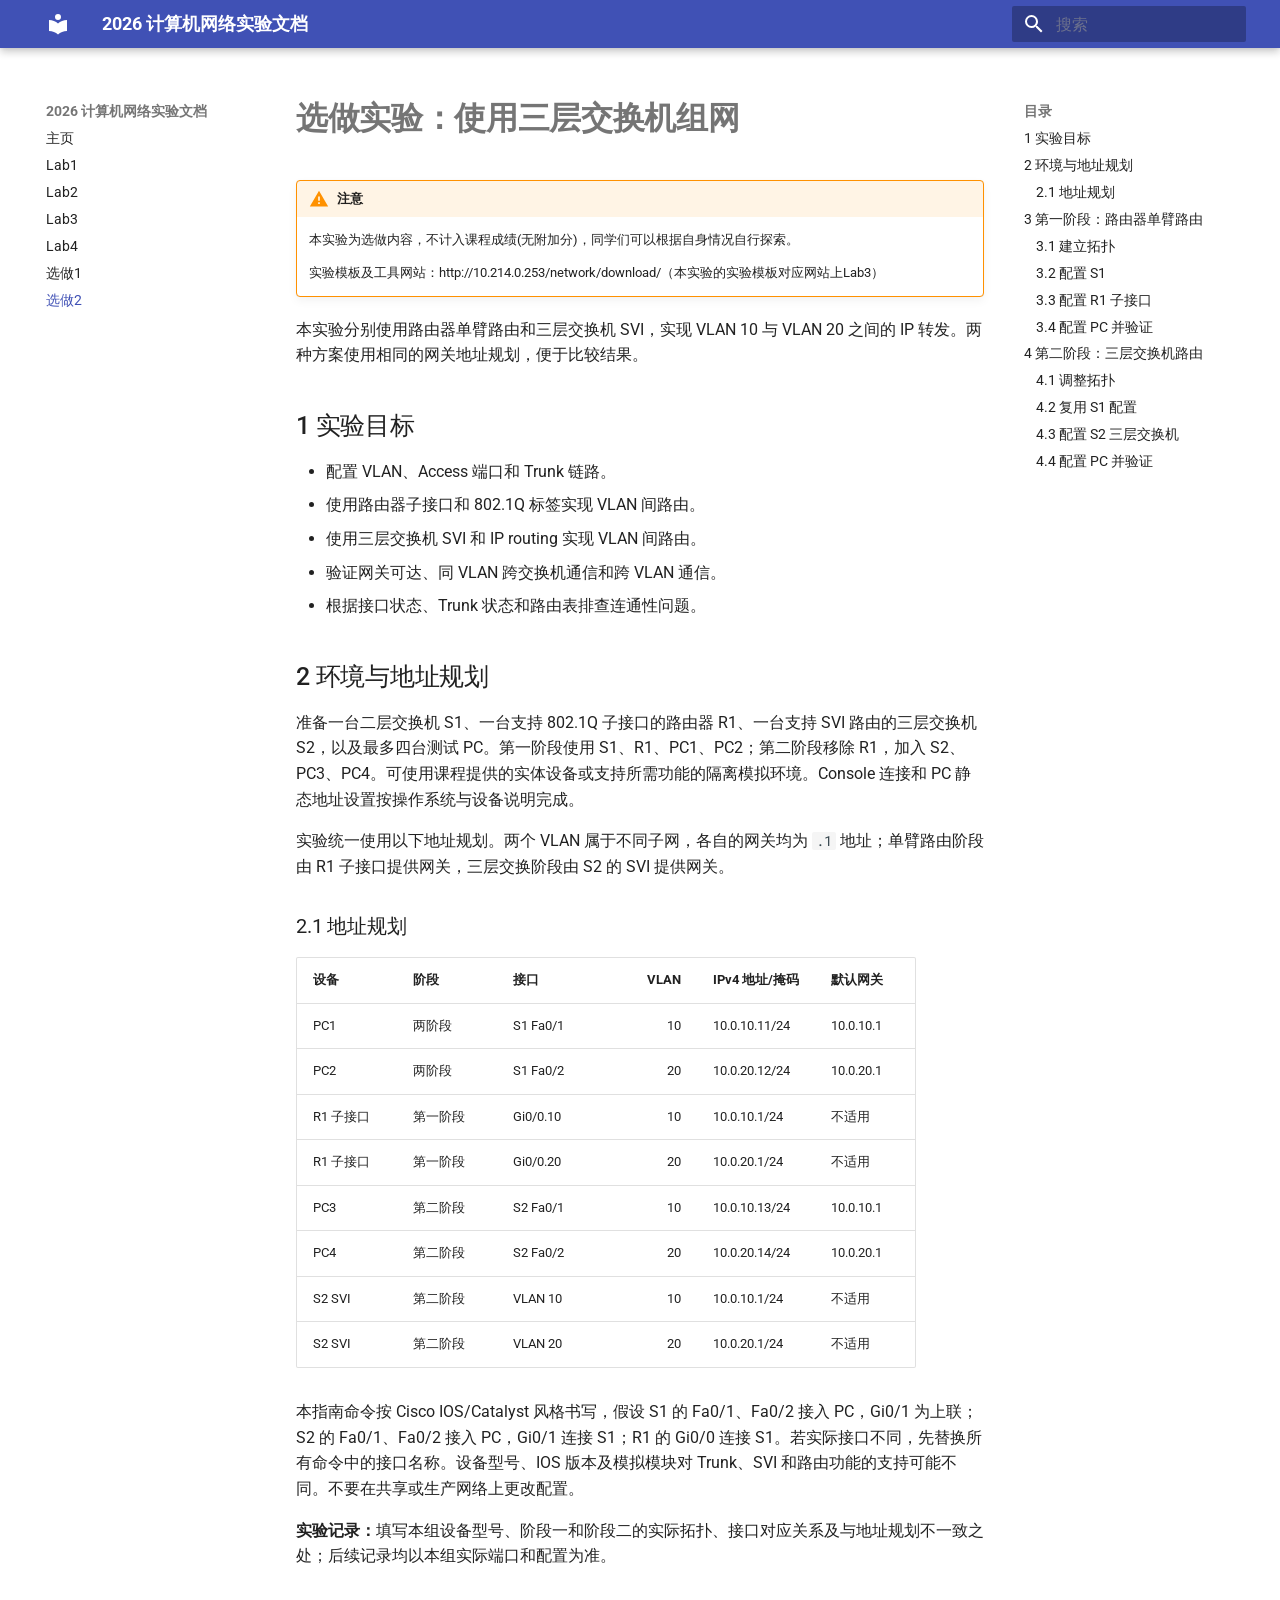
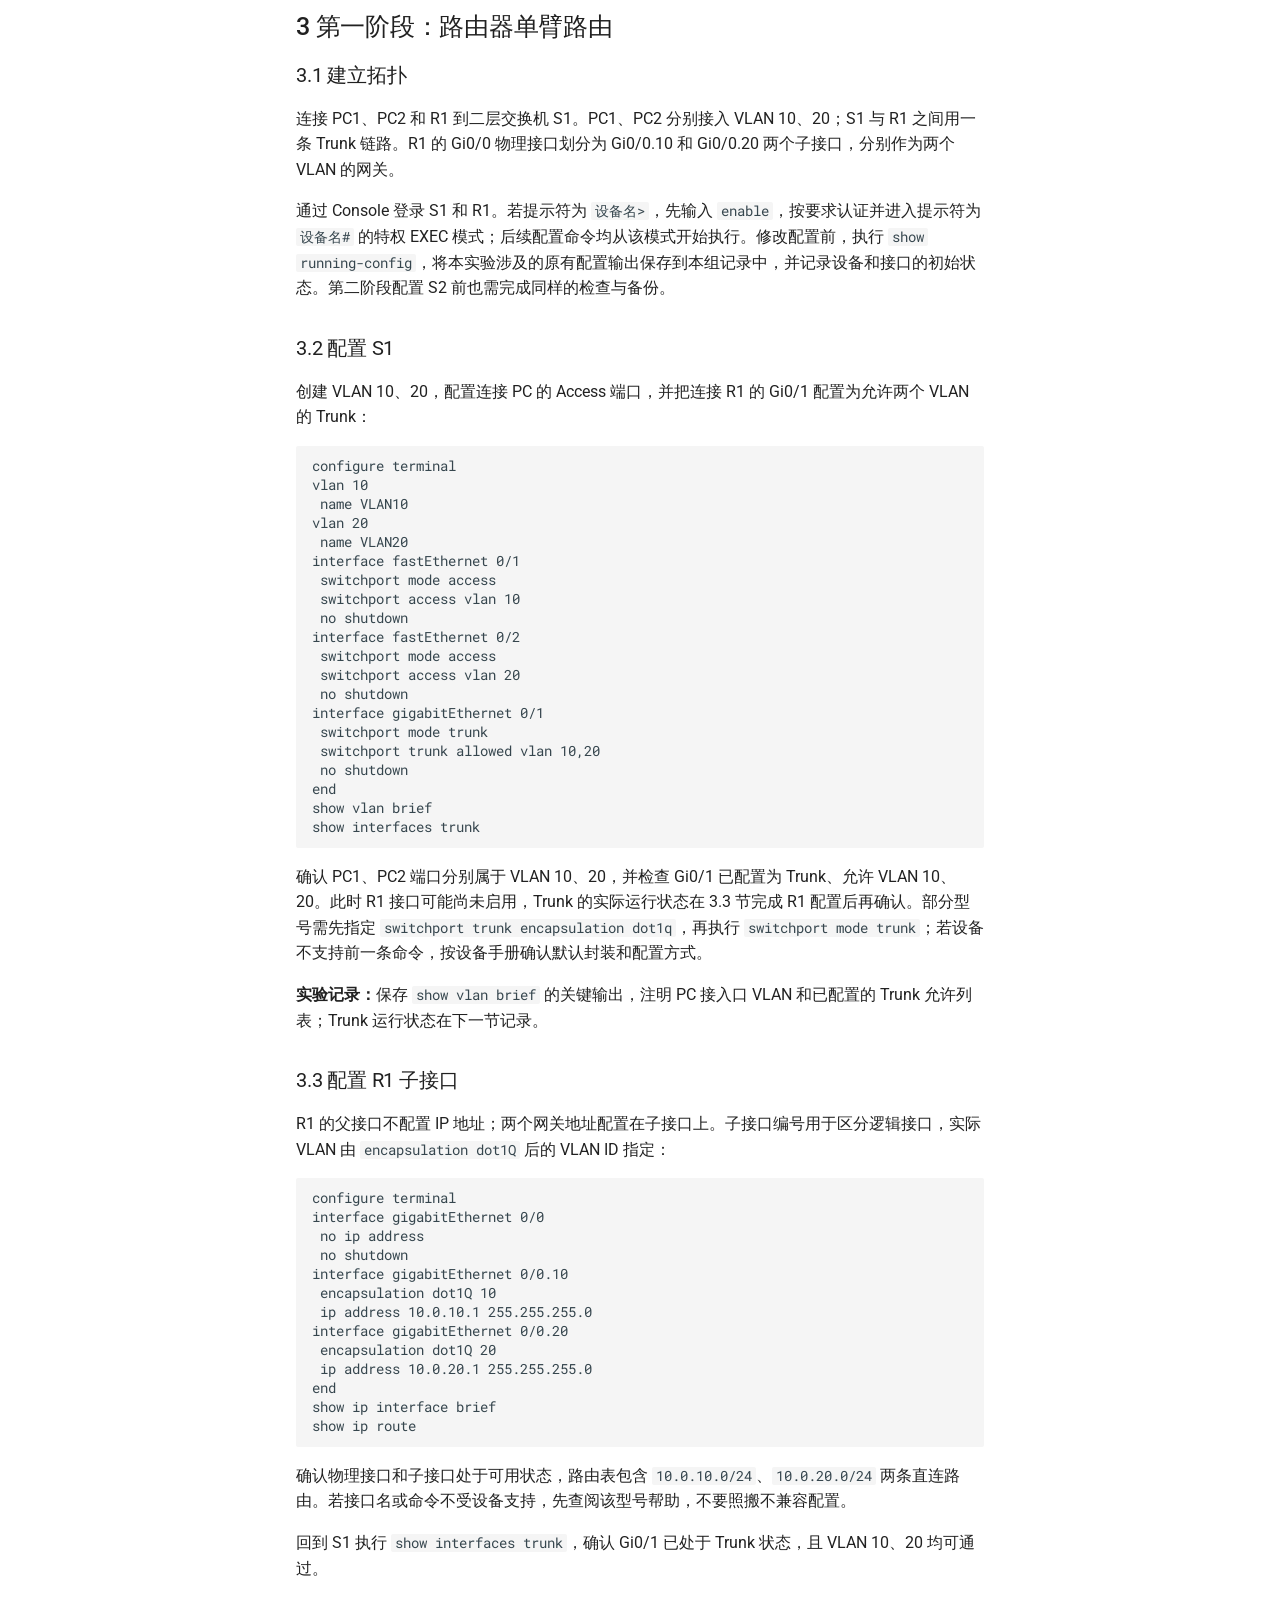
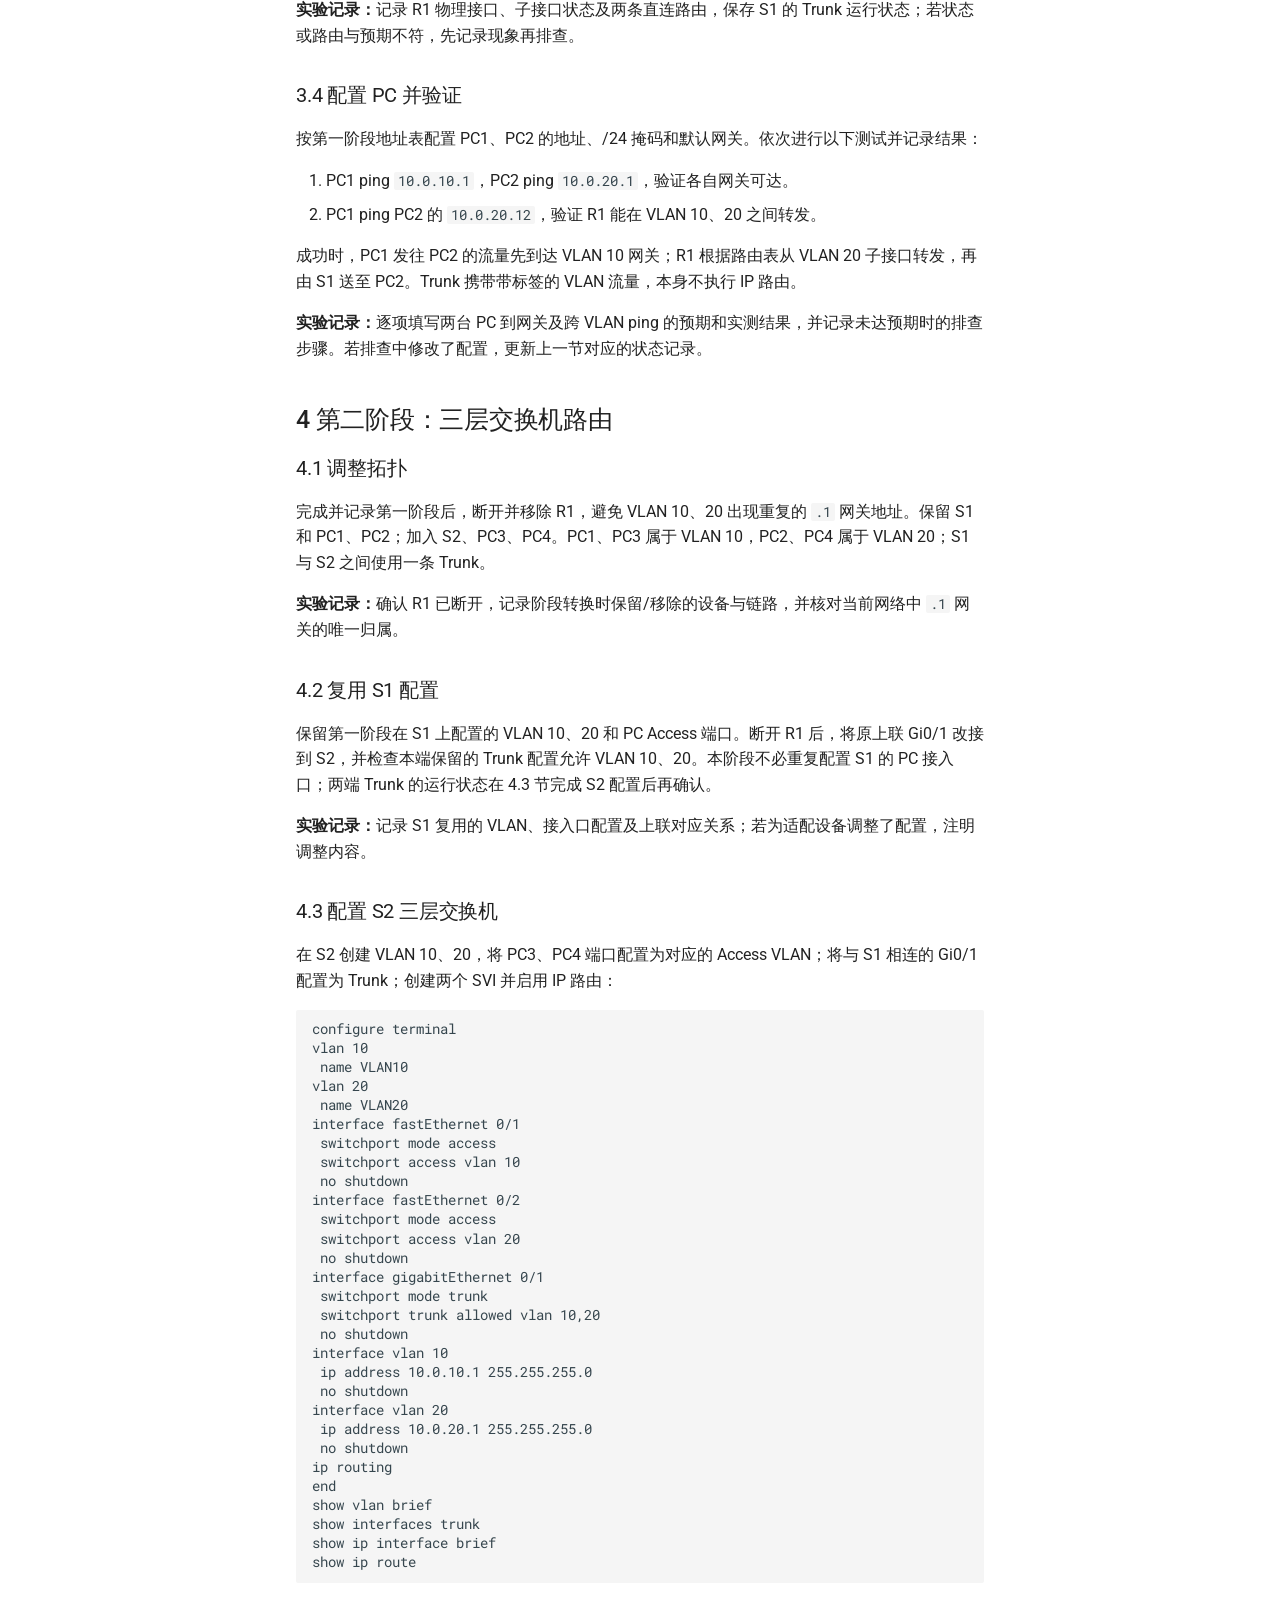
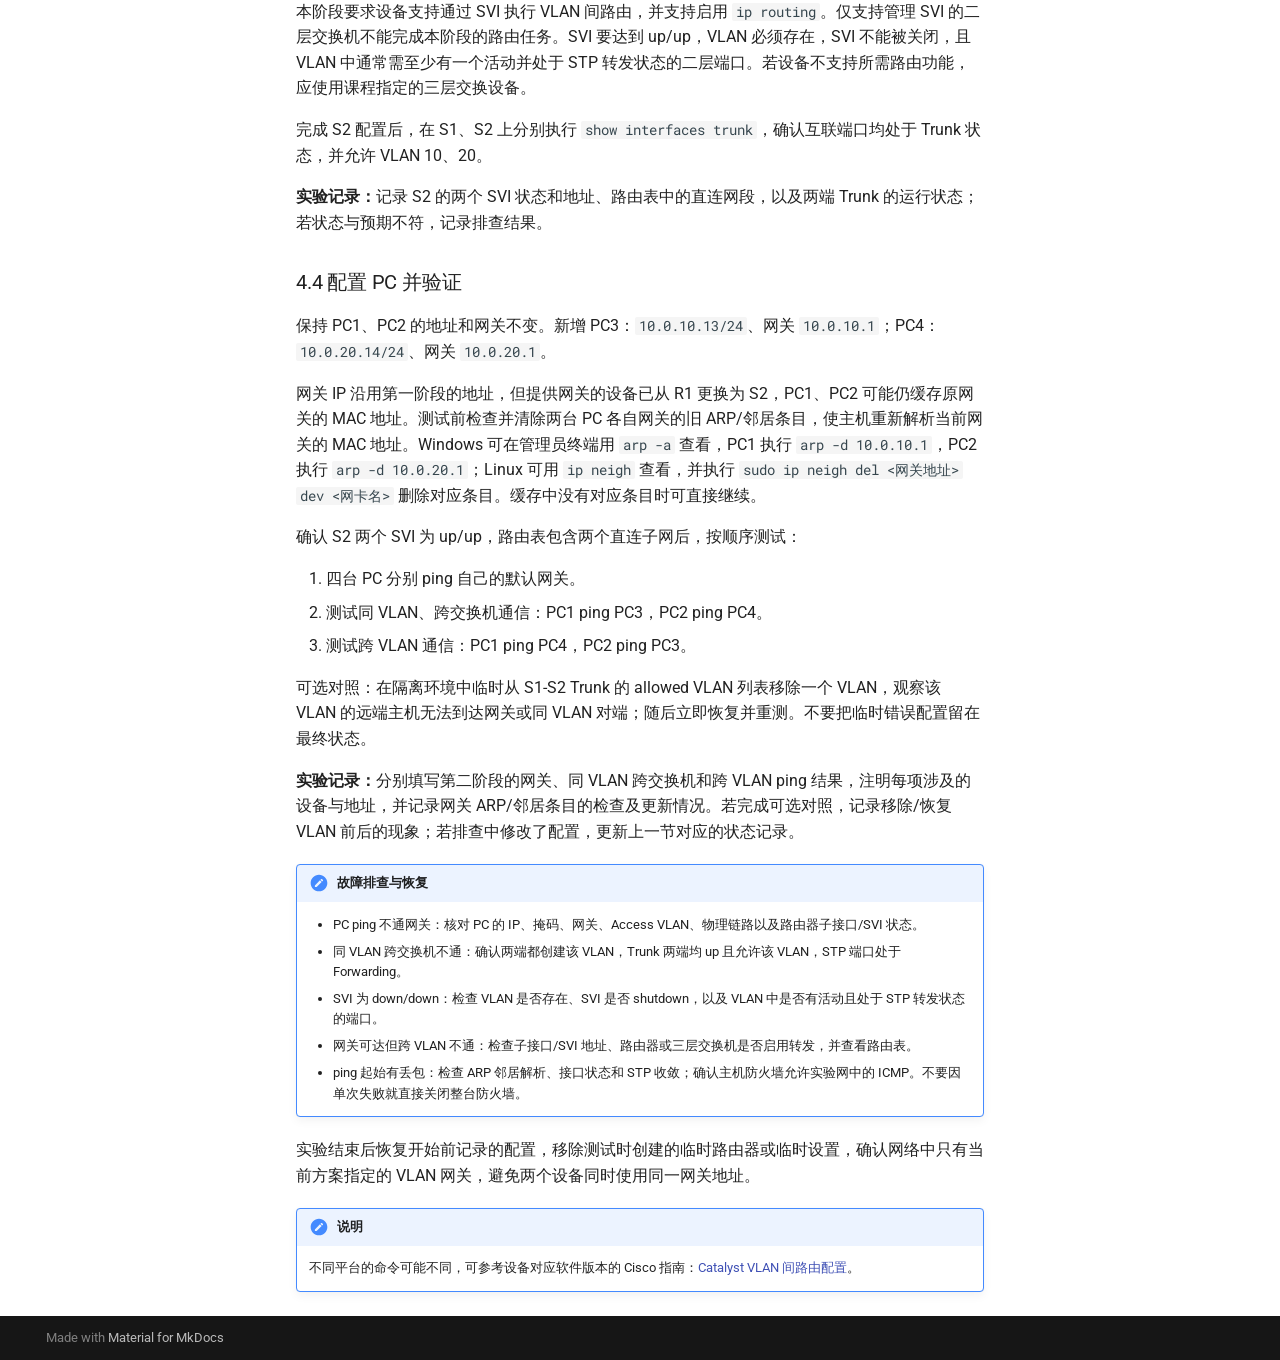
<file: 三层交换机/index.html>
<!DOCTYPE html><html lang="zh" class="no-js"><head>
    
      <meta charset="utf-8">
      <meta name="viewport" content="width=device-width,initial-scale=1">
      
      
      
        <link rel="canonical" href="https://zju-zhiyi.github.io/2026netlab/%E4%B8%89%E5%B1%82%E4%BA%A4%E6%8D%A2%E6%9C%BA/">
      
      
        <link rel="prev" href="../%E4%BA%8C%E5%B1%82%E4%BA%A4%E6%8D%A2%E6%9C%BA/">
      
      
      
        
      
      
      <link rel="icon" href="../assets/images/favicon.png">
      <meta name="generator" content="mkdocs-1.6.1, mkdocs-material-9.8.0">
    
    
      
        <title>选做2 - 2026 计算机网络实验文档</title>
      
    
    
      <link rel="stylesheet" href="../assets/stylesheets/main.57a0d79d.min.css">
      
      


    
    
      
    
    
      
        
        
        <link rel="preconnect" href="https://fonts.gstatic.com" crossorigin="">
        <link rel="stylesheet" href="https://fonts.googleapis.com/css?family=Roboto:300,300i,400,400i,700,700i%7CRoboto+Mono:400,400i,700,700i&amp;display=fallback">
        <style>:root{--md-text-font:"Roboto";--md-code-font:"Roboto Mono"}</style>
      
    
    
      <link rel="stylesheet" href="../css/extra.css">
    
    <script>__md_scope=new URL("..",location),__md_hash=e=>[...e].reduce(((e,_)=>(e<<5)-e+_.charCodeAt(0)),0),__md_get=(e,_=localStorage,t=__md_scope)=>JSON.parse(_.getItem(t.pathname+"."+e)),__md_set=(e,_,t=localStorage,a=__md_scope)=>{try{t.setItem(a.pathname+"."+e,JSON.stringify(_))}catch(e){}}</script>
    
      

    
    
  <link href="../assets/stylesheets/glightbox.min.css" rel="stylesheet"><script src="../assets/javascripts/glightbox.min.js"></script><style id="glightbox-style">
            html.glightbox-open { overflow: initial; height: 100%; }
            .gslide-title { margin-top: 0px; user-select: text; }
            .gslide-desc { color: #666; user-select: text; }
            .gslide-image img { background: white; }
            .gscrollbar-fixer { padding-right: 15px; }
            .gdesc-inner { font-size: 0.75rem; }
            body[data-md-color-scheme="slate"] .gdesc-inner { background: var(--md-default-bg-color); }
            body[data-md-color-scheme="slate"] .gslide-title { color: var(--md-default-fg-color); }
            body[data-md-color-scheme="slate"] .gslide-desc { color: var(--md-default-fg-color); }
        </style></head>
  
  
    <body dir="ltr">
  
    
    <input class="md-toggle" data-md-toggle="drawer" type="checkbox" id="__drawer" autocomplete="off">
    <input class="md-toggle" data-md-toggle="search" type="checkbox" id="__search" autocomplete="off">
    <label class="md-overlay" for="__drawer"></label>
    <div data-md-component="skip">
      
        
        <a href="#_1" class="md-skip">
          跳转至
        </a>
      
    </div>
    <div data-md-component="announce">
      
    </div>
    
    
      

  

<header class="md-header md-header--shadow" data-md-component="header">
  <nav class="md-header__inner md-grid" aria-label="页眉">
    <a href=".." title="2026 计算机网络实验文档" class="md-header__button md-logo" aria-label="2026 计算机网络实验文档" data-md-component="logo">
      
  
  <svg xmlns="http://www.w3.org/2000/svg" viewBox="0 0 24 24"><path d="M12 8a3 3 0 0 0 3-3 3 3 0 0 0-3-3 3 3 0 0 0-3 3 3 3 0 0 0 3 3m0 3.54C9.64 9.35 6.5 8 3 8v11c3.5 0 6.64 1.35 9 3.54 2.36-2.19 5.5-3.54 9-3.54V8c-3.5 0-6.64 1.35-9 3.54"></path></svg>

    </a>
    <label class="md-header__button md-icon" for="__drawer">
      
      <svg xmlns="http://www.w3.org/2000/svg" viewBox="0 0 24 24"><path d="M3 6h18v2H3zm0 5h18v2H3zm0 5h18v2H3z"></path></svg>
    </label>
    <div class="md-header__title" data-md-component="header-title">
      <div class="md-header__ellipsis">
        <div class="md-header__topic">
          <span class="md-ellipsis">
            2026 计算机网络实验文档
          </span>
        </div>
        <div class="md-header__topic" data-md-component="header-topic">
          <span class="md-ellipsis">
            
              选做2
            
          </span>
        </div>
      </div>
    </div>
    
    
      <script>var palette=__md_get("__palette");if(palette&&palette.color){if("(prefers-color-scheme)"===palette.color.media){var media=matchMedia("(prefers-color-scheme: light)"),input=document.querySelector(media.matches?"[data-md-color-media='(prefers-color-scheme: light)']":"[data-md-color-media='(prefers-color-scheme: dark)']");palette.color.media=input.getAttribute("data-md-color-media"),palette.color.scheme=input.getAttribute("data-md-color-scheme"),palette.color.primary=input.getAttribute("data-md-color-primary"),palette.color.accent=input.getAttribute("data-md-color-accent")}for(var[key,value]of Object.entries(palette.color))document.body.setAttribute("data-md-color-"+key,value)}</script>
    
    
    
      
      
        <label class="md-header__button md-icon" for="__search">
          
          <svg xmlns="http://www.w3.org/2000/svg" viewBox="0 0 24 24"><path d="M9.5 3A6.5 6.5 0 0 1 16 9.5c0 1.61-.59 3.09-1.56 4.23l.27.27h.79l5 5-1.5 1.5-5-5v-.79l-.27-.27A6.52 6.52 0 0 1 9.5 16 6.5 6.5 0 0 1 3 9.5 6.5 6.5 0 0 1 9.5 3m0 2C7 5 5 7 5 9.5S7 14 9.5 14 14 12 14 9.5 12 5 9.5 5"></path></svg>
        </label>
        <div class="md-search" data-md-component="search" role="dialog">
  <label class="md-search__overlay" for="__search"></label>
  <div class="md-search__inner" role="search">
    <form class="md-search__form" name="search">
      <input type="text" class="md-search__input" name="query" aria-label="搜索" placeholder="搜索" autocapitalize="off" autocorrect="off" autocomplete="off" spellcheck="false" data-md-component="search-query" required="">
      <label class="md-search__icon md-icon" for="__search">
        
        <svg xmlns="http://www.w3.org/2000/svg" viewBox="0 0 24 24"><path d="M9.5 3A6.5 6.5 0 0 1 16 9.5c0 1.61-.59 3.09-1.56 4.23l.27.27h.79l5 5-1.5 1.5-5-5v-.79l-.27-.27A6.52 6.52 0 0 1 9.5 16 6.5 6.5 0 0 1 3 9.5 6.5 6.5 0 0 1 9.5 3m0 2C7 5 5 7 5 9.5S7 14 9.5 14 14 12 14 9.5 12 5 9.5 5"></path></svg>
        
        <svg xmlns="http://www.w3.org/2000/svg" viewBox="0 0 24 24"><path d="M20 11v2H8l5.5 5.5-1.42 1.42L4.16 12l7.92-7.92L13.5 5.5 8 11z"></path></svg>
      </label>
      <nav class="md-search__options" aria-label="查找">
        
        <button type="reset" class="md-search__icon md-icon" title="清空当前内容" aria-label="清空当前内容" tabindex="-1">
          
          <svg xmlns="http://www.w3.org/2000/svg" viewBox="0 0 24 24"><path d="M19 6.41 17.59 5 12 10.59 6.41 5 5 6.41 10.59 12 5 17.59 6.41 19 12 13.41 17.59 19 19 17.59 13.41 12z"></path></svg>
        </button>
      </nav>
      
    </form>
    <div class="md-search__output">
      <div class="md-search__scrollwrap" tabindex="0" data-md-scrollfix="">
        <div class="md-search-result" data-md-component="search-result">
          <div class="md-search-result__meta">
            正在初始化搜索引擎
          </div>
          <ol class="md-search-result__list" role="presentation"></ol>
        </div>
      </div>
    </div>
  </div>
</div>
      
    
    
  </nav>
  
</header>
    
    <div class="md-container" data-md-component="container">
      
      
        
          
        
      
      <main class="md-main" data-md-component="main">
        <div class="md-main__inner md-grid">
          
            
              
              <div class="md-sidebar md-sidebar--primary" data-md-component="sidebar" data-md-type="navigation">
                <div class="md-sidebar__scrollwrap">
                  <div class="md-sidebar__inner">
                    



<nav class="md-nav md-nav--primary" aria-label="导航栏" data-md-level="0">
  <label class="md-nav__title" for="__drawer">
    <a href=".." title="2026 计算机网络实验文档" class="md-nav__button md-logo" aria-label="2026 计算机网络实验文档" data-md-component="logo">
      
  
  <svg xmlns="http://www.w3.org/2000/svg" viewBox="0 0 24 24"><path d="M12 8a3 3 0 0 0 3-3 3 3 0 0 0-3-3 3 3 0 0 0-3 3 3 3 0 0 0 3 3m0 3.54C9.64 9.35 6.5 8 3 8v11c3.5 0 6.64 1.35 9 3.54 2.36-2.19 5.5-3.54 9-3.54V8c-3.5 0-6.64 1.35-9 3.54"></path></svg>

    </a>
    2026 计算机网络实验文档
  </label>
  
  <ul class="md-nav__list" data-md-scrollfix="">
    
      
      
  
  
  
  
    <li class="md-nav__item">
      <a href=".." class="md-nav__link">
        
  
  
  <span class="md-ellipsis">
    
  
    主页
  

    
  </span>
  
  

      </a>
    </li>
  

    
      
      
  
  
  
  
    <li class="md-nav__item">
      <a href="../lab1/" class="md-nav__link">
        
  
  
  <span class="md-ellipsis">
    
  
    Lab1
  

    
  </span>
  
  

      </a>
    </li>
  

    
      
      
  
  
  
  
    <li class="md-nav__item">
      <a href="../lab2/" class="md-nav__link">
        
  
  
  <span class="md-ellipsis">
    
  
    Lab2
  

    
  </span>
  
  

      </a>
    </li>
  

    
      
      
  
  
  
  
    <li class="md-nav__item">
      <a href="../lab3/" class="md-nav__link">
        
  
  
  <span class="md-ellipsis">
    
  
    Lab3
  

    
  </span>
  
  

      </a>
    </li>
  

    
      
      
  
  
  
  
    <li class="md-nav__item">
      <a href="../lab4/" class="md-nav__link">
        
  
  
  <span class="md-ellipsis">
    
  
    Lab4
  

    
  </span>
  
  

      </a>
    </li>
  

    
      
      
  
  
  
  
    <li class="md-nav__item">
      <a href="../%E4%BA%8C%E5%B1%82%E4%BA%A4%E6%8D%A2%E6%9C%BA/" class="md-nav__link">
        
  
  
  <span class="md-ellipsis">
    
  
    选做1
  

    
  </span>
  
  

      </a>
    </li>
  

    
      
      
  
  
    
  
  
  
    <li class="md-nav__item md-nav__item--active">
      
      <input class="md-nav__toggle md-toggle" type="checkbox" id="__toc">
      
      
        
      
      
        <label class="md-nav__link md-nav__link--active" for="__toc">
          
  
  
  <span class="md-ellipsis">
    
  
    选做2
  

    
  </span>
  
  

          <span class="md-nav__icon md-icon"></span>
        </label>
      
      <a href="./" class="md-nav__link md-nav__link--active">
        
  
  
  <span class="md-ellipsis">
    
  
    选做2
  

    
  </span>
  
  

      </a>
      
        

<nav class="md-nav md-nav--secondary" aria-label="目录">
  
  
  
    
  
  
    <label class="md-nav__title" for="__toc">
      <span class="md-nav__icon md-icon"></span>
      目录
    </label>
    <ul class="md-nav__list" data-md-component="toc" data-md-scrollfix="">
      
        <li class="md-nav__item">
  <a href="#1" class="md-nav__link">
    <span class="md-ellipsis">
      
        1 实验目标
      
    </span>
  </a>
  
</li>
      
        <li class="md-nav__item">
  <a href="#2" class="md-nav__link">
    <span class="md-ellipsis">
      
        2 环境与地址规划
      
    </span>
  </a>
  
    <nav class="md-nav" aria-label="2 环境与地址规划">
      <ul class="md-nav__list">
        
          <li class="md-nav__item">
  <a href="#21" class="md-nav__link">
    <span class="md-ellipsis">
      
        2.1 地址规划
      
    </span>
  </a>
  
</li>
        
      </ul>
    </nav>
  
</li>
      
        <li class="md-nav__item">
  <a href="#3" class="md-nav__link">
    <span class="md-ellipsis">
      
        3 第一阶段：路由器单臂路由
      
    </span>
  </a>
  
    <nav class="md-nav" aria-label="3 第一阶段：路由器单臂路由">
      <ul class="md-nav__list">
        
          <li class="md-nav__item">
  <a href="#31" class="md-nav__link">
    <span class="md-ellipsis">
      
        3.1 建立拓扑
      
    </span>
  </a>
  
</li>
        
          <li class="md-nav__item">
  <a href="#32-s1" class="md-nav__link">
    <span class="md-ellipsis">
      
        3.2 配置 S1
      
    </span>
  </a>
  
</li>
        
          <li class="md-nav__item">
  <a href="#33-r1" class="md-nav__link">
    <span class="md-ellipsis">
      
        3.3 配置 R1 子接口
      
    </span>
  </a>
  
</li>
        
          <li class="md-nav__item">
  <a href="#34-pc" class="md-nav__link">
    <span class="md-ellipsis">
      
        3.4 配置 PC 并验证
      
    </span>
  </a>
  
</li>
        
      </ul>
    </nav>
  
</li>
      
        <li class="md-nav__item">
  <a href="#4" class="md-nav__link">
    <span class="md-ellipsis">
      
        4 第二阶段：三层交换机路由
      
    </span>
  </a>
  
    <nav class="md-nav" aria-label="4 第二阶段：三层交换机路由">
      <ul class="md-nav__list">
        
          <li class="md-nav__item">
  <a href="#41" class="md-nav__link">
    <span class="md-ellipsis">
      
        4.1 调整拓扑
      
    </span>
  </a>
  
</li>
        
          <li class="md-nav__item">
  <a href="#42-s1" class="md-nav__link">
    <span class="md-ellipsis">
      
        4.2 复用 S1 配置
      
    </span>
  </a>
  
</li>
        
          <li class="md-nav__item">
  <a href="#43-s2" class="md-nav__link">
    <span class="md-ellipsis">
      
        4.3 配置 S2 三层交换机
      
    </span>
  </a>
  
</li>
        
          <li class="md-nav__item">
  <a href="#44-pc" class="md-nav__link">
    <span class="md-ellipsis">
      
        4.4 配置 PC 并验证
      
    </span>
  </a>
  
</li>
        
      </ul>
    </nav>
  
</li>
      
    </ul>
  
</nav>
      
    </li>
  

    
  </ul>
</nav>
                  </div>
                </div>
              </div>
            
            
              
              <div class="md-sidebar md-sidebar--secondary" data-md-component="sidebar" data-md-type="toc">
                <div class="md-sidebar__scrollwrap">
                  <div class="md-sidebar__inner">
                    

<nav class="md-nav md-nav--secondary" aria-label="目录">
  
  
  
    
  
  
    <label class="md-nav__title" for="__toc">
      <span class="md-nav__icon md-icon"></span>
      目录
    </label>
    <ul class="md-nav__list" data-md-component="toc" data-md-scrollfix="">
      
        <li class="md-nav__item">
  <a href="#1" class="md-nav__link">
    <span class="md-ellipsis">
      
        1 实验目标
      
    </span>
  </a>
  
</li>
      
        <li class="md-nav__item">
  <a href="#2" class="md-nav__link">
    <span class="md-ellipsis">
      
        2 环境与地址规划
      
    </span>
  </a>
  
    <nav class="md-nav" aria-label="2 环境与地址规划">
      <ul class="md-nav__list">
        
          <li class="md-nav__item">
  <a href="#21" class="md-nav__link">
    <span class="md-ellipsis">
      
        2.1 地址规划
      
    </span>
  </a>
  
</li>
        
      </ul>
    </nav>
  
</li>
      
        <li class="md-nav__item">
  <a href="#3" class="md-nav__link">
    <span class="md-ellipsis">
      
        3 第一阶段：路由器单臂路由
      
    </span>
  </a>
  
    <nav class="md-nav" aria-label="3 第一阶段：路由器单臂路由">
      <ul class="md-nav__list">
        
          <li class="md-nav__item">
  <a href="#31" class="md-nav__link">
    <span class="md-ellipsis">
      
        3.1 建立拓扑
      
    </span>
  </a>
  
</li>
        
          <li class="md-nav__item">
  <a href="#32-s1" class="md-nav__link">
    <span class="md-ellipsis">
      
        3.2 配置 S1
      
    </span>
  </a>
  
</li>
        
          <li class="md-nav__item">
  <a href="#33-r1" class="md-nav__link">
    <span class="md-ellipsis">
      
        3.3 配置 R1 子接口
      
    </span>
  </a>
  
</li>
        
          <li class="md-nav__item">
  <a href="#34-pc" class="md-nav__link">
    <span class="md-ellipsis">
      
        3.4 配置 PC 并验证
      
    </span>
  </a>
  
</li>
        
      </ul>
    </nav>
  
</li>
      
        <li class="md-nav__item">
  <a href="#4" class="md-nav__link">
    <span class="md-ellipsis">
      
        4 第二阶段：三层交换机路由
      
    </span>
  </a>
  
    <nav class="md-nav" aria-label="4 第二阶段：三层交换机路由">
      <ul class="md-nav__list">
        
          <li class="md-nav__item">
  <a href="#41" class="md-nav__link">
    <span class="md-ellipsis">
      
        4.1 调整拓扑
      
    </span>
  </a>
  
</li>
        
          <li class="md-nav__item">
  <a href="#42-s1" class="md-nav__link">
    <span class="md-ellipsis">
      
        4.2 复用 S1 配置
      
    </span>
  </a>
  
</li>
        
          <li class="md-nav__item">
  <a href="#43-s2" class="md-nav__link">
    <span class="md-ellipsis">
      
        4.3 配置 S2 三层交换机
      
    </span>
  </a>
  
</li>
        
          <li class="md-nav__item">
  <a href="#44-pc" class="md-nav__link">
    <span class="md-ellipsis">
      
        4.4 配置 PC 并验证
      
    </span>
  </a>
  
</li>
        
      </ul>
    </nav>
  
</li>
      
    </ul>
  
</nav>
                  </div>
                </div>
              </div>
            
          
          
            <div class="md-content" data-md-component="content">
              
              <article class="md-content__inner md-typeset">
                
                  



<h1 id="_1">选做实验：使用三层交换机组网</h1>
<div class="admonition warning">
<p class="admonition-title">注意</p>
<p>本实验为选做内容，不计入课程成绩(无附加分)，同学们可以根据自身情况自行探索。</p>
<p>实验模板及工具网站：http://10.214.0.253/network/download/（本实验的实验模板对应网站上Lab3）</p>
</div>
<p>本实验分别使用路由器单臂路由和三层交换机 SVI，实现 VLAN 10 与 VLAN 20 之间的 IP 转发。两种方案使用相同的网关地址规划，便于比较结果。</p>
<h2 id="1">1 实验目标</h2>
<ul>
<li>配置 VLAN、Access 端口和 Trunk 链路。</li>
<li>使用路由器子接口和 802.1Q 标签实现 VLAN 间路由。</li>
<li>使用三层交换机 SVI 和 IP routing 实现 VLAN 间路由。</li>
<li>验证网关可达、同 VLAN 跨交换机通信和跨 VLAN 通信。</li>
<li>根据接口状态、Trunk 状态和路由表排查连通性问题。</li>
</ul>
<h2 id="2">2 环境与地址规划</h2>
<p>准备一台二层交换机 S1、一台支持 802.1Q 子接口的路由器 R1、一台支持 SVI 路由的三层交换机 S2，以及最多四台测试 PC。第一阶段使用 S1、R1、PC1、PC2；第二阶段移除 R1，加入 S2、PC3、PC4。可使用课程提供的实体设备或支持所需功能的隔离模拟环境。Console 连接和 PC 静态地址设置按操作系统与设备说明完成。</p>
<p>实验统一使用以下地址规划。两个 VLAN 属于不同子网，各自的网关均为 <code>.1</code> 地址；单臂路由阶段由 R1 子接口提供网关，三层交换阶段由 S2 的 SVI 提供网关。</p>
<h3 id="21">2.1 地址规划</h3>
<table>
<thead>
<tr>
<th>设备</th>
<th>阶段</th>
<th>接口</th>
<th style="text-align: right;">VLAN</th>
<th>IPv4 地址/掩码</th>
<th>默认网关</th>
</tr>
</thead>
<tbody>
<tr>
<td>PC1</td>
<td>两阶段</td>
<td>S1 Fa0/1</td>
<td style="text-align: right;">10</td>
<td>10.0.10.11/24</td>
<td>10.0.10.1</td>
</tr>
<tr>
<td>PC2</td>
<td>两阶段</td>
<td>S1 Fa0/2</td>
<td style="text-align: right;">20</td>
<td>10.0.20.12/24</td>
<td>10.0.20.1</td>
</tr>
<tr>
<td>R1 子接口</td>
<td>第一阶段</td>
<td>Gi0/0.10</td>
<td style="text-align: right;">10</td>
<td>10.0.10.1/24</td>
<td>不适用</td>
</tr>
<tr>
<td>R1 子接口</td>
<td>第一阶段</td>
<td>Gi0/0.20</td>
<td style="text-align: right;">20</td>
<td>10.0.20.1/24</td>
<td>不适用</td>
</tr>
<tr>
<td>PC3</td>
<td>第二阶段</td>
<td>S2 Fa0/1</td>
<td style="text-align: right;">10</td>
<td>10.0.10.13/24</td>
<td>10.0.10.1</td>
</tr>
<tr>
<td>PC4</td>
<td>第二阶段</td>
<td>S2 Fa0/2</td>
<td style="text-align: right;">20</td>
<td>10.0.20.14/24</td>
<td>10.0.20.1</td>
</tr>
<tr>
<td>S2 SVI</td>
<td>第二阶段</td>
<td>VLAN 10</td>
<td style="text-align: right;">10</td>
<td>10.0.10.1/24</td>
<td>不适用</td>
</tr>
<tr>
<td>S2 SVI</td>
<td>第二阶段</td>
<td>VLAN 20</td>
<td style="text-align: right;">20</td>
<td>10.0.20.1/24</td>
<td>不适用</td>
</tr>
</tbody>
</table>
<p>本指南命令按 Cisco IOS/Catalyst 风格书写，假设 S1 的 Fa0/1、Fa0/2 接入 PC，Gi0/1 为上联；S2 的 Fa0/1、Fa0/2 接入 PC，Gi0/1 连接 S1；R1 的 Gi0/0 连接 S1。若实际接口不同，先替换所有命令中的接口名称。设备型号、IOS 版本及模拟模块对 Trunk、SVI 和路由功能的支持可能不同。不要在共享或生产网络上更改配置。</p>
<p><strong>实验记录：</strong>填写本组设备型号、阶段一和阶段二的实际拓扑、接口对应关系及与地址规划不一致之处；后续记录均以本组实际端口和配置为准。</p>
<h2 id="3">3 第一阶段：路由器单臂路由</h2>
<h3 id="31">3.1 建立拓扑</h3>
<p>连接 PC1、PC2 和 R1 到二层交换机 S1。PC1、PC2 分别接入 VLAN 10、20；S1 与 R1 之间用一条 Trunk 链路。R1 的 Gi0/0 物理接口划分为 Gi0/0.10 和 Gi0/0.20 两个子接口，分别作为两个 VLAN 的网关。</p>
<p>通过 Console 登录 S1 和 R1。若提示符为 <code>设备名&gt;</code>，先输入 <code>enable</code>，按要求认证并进入提示符为 <code>设备名#</code> 的特权 EXEC 模式；后续配置命令均从该模式开始执行。修改配置前，执行 <code>show running-config</code>，将本实验涉及的原有配置输出保存到本组记录中，并记录设备和接口的初始状态。第二阶段配置 S2 前也需完成同样的检查与备份。</p>
<h3 id="32-s1">3.2 配置 S1</h3>
<p>创建 VLAN 10、20，配置连接 PC 的 Access 端口，并把连接 R1 的 Gi0/1 配置为允许两个 VLAN 的 Trunk：</p>
<div class="highlight"><pre><span></span><code>configure terminal
vlan 10
 name VLAN10
vlan 20
 name VLAN20
interface fastEthernet 0/1
 switchport mode access
 switchport access vlan 10
 no shutdown
interface fastEthernet 0/2
 switchport mode access
 switchport access vlan 20
 no shutdown
interface gigabitEthernet 0/1
 switchport mode trunk
 switchport trunk allowed vlan 10,20
 no shutdown
end
show vlan brief
show interfaces trunk
</code></pre></div>
<p>确认 PC1、PC2 端口分别属于 VLAN 10、20，并检查 Gi0/1 已配置为 Trunk、允许 VLAN 10、20。此时 R1 接口可能尚未启用，Trunk 的实际运行状态在 3.3 节完成 R1 配置后再确认。部分型号需先指定 <code>switchport trunk encapsulation dot1q</code>，再执行 <code>switchport mode trunk</code>；若设备不支持前一条命令，按设备手册确认默认封装和配置方式。</p>
<p><strong>实验记录：</strong>保存 <code>show vlan brief</code> 的关键输出，注明 PC 接入口 VLAN 和已配置的 Trunk 允许列表；Trunk 运行状态在下一节记录。</p>
<h3 id="33-r1">3.3 配置 R1 子接口</h3>
<p>R1 的父接口不配置 IP 地址；两个网关地址配置在子接口上。子接口编号用于区分逻辑接口，实际 VLAN 由 <code>encapsulation dot1Q</code> 后的 VLAN ID 指定：</p>
<div class="highlight"><pre><span></span><code>configure terminal
interface gigabitEthernet 0/0
 no ip address
 no shutdown
interface gigabitEthernet 0/0.10
 encapsulation dot1Q 10
 ip address 10.0.10.1 255.255.255.0
interface gigabitEthernet 0/0.20
 encapsulation dot1Q 20
 ip address 10.0.20.1 255.255.255.0
end
show ip interface brief
show ip route
</code></pre></div>
<p>确认物理接口和子接口处于可用状态，路由表包含 <code>10.0.10.0/24</code>、<code>10.0.20.0/24</code> 两条直连路由。若接口名或命令不受设备支持，先查阅该型号帮助，不要照搬不兼容配置。</p>
<p>回到 S1 执行 <code>show interfaces trunk</code>，确认 Gi0/1 已处于 Trunk 状态，且 VLAN 10、20 均可通过。</p>
<p><strong>实验记录：</strong>记录 R1 物理接口、子接口状态及两条直连路由，保存 S1 的 Trunk 运行状态；若状态或路由与预期不符，先记录现象再排查。</p>
<h3 id="34-pc">3.4 配置 PC 并验证</h3>
<p>按第一阶段地址表配置 PC1、PC2 的地址、/24 掩码和默认网关。依次进行以下测试并记录结果：</p>
<ol>
<li>PC1 ping <code>10.0.10.1</code>，PC2 ping <code>10.0.20.1</code>，验证各自网关可达。</li>
<li>PC1 ping PC2 的 <code>10.0.20.12</code>，验证 R1 能在 VLAN 10、20 之间转发。</li>
</ol>
<p>成功时，PC1 发往 PC2 的流量先到达 VLAN 10 网关；R1 根据路由表从 VLAN 20 子接口转发，再由 S1 送至 PC2。Trunk 携带带标签的 VLAN 流量，本身不执行 IP 路由。</p>
<p><strong>实验记录：</strong>逐项填写两台 PC 到网关及跨 VLAN ping 的预期和实测结果，并记录未达预期时的排查步骤。若排查中修改了配置，更新上一节对应的状态记录。</p>
<h2 id="4">4 第二阶段：三层交换机路由</h2>
<h3 id="41">4.1 调整拓扑</h3>
<p>完成并记录第一阶段后，断开并移除 R1，避免 VLAN 10、20 出现重复的 <code>.1</code> 网关地址。保留 S1 和 PC1、PC2；加入 S2、PC3、PC4。PC1、PC3 属于 VLAN 10，PC2、PC4 属于 VLAN 20；S1 与 S2 之间使用一条 Trunk。</p>
<p><strong>实验记录：</strong>确认 R1 已断开，记录阶段转换时保留/移除的设备与链路，并核对当前网络中 <code>.1</code> 网关的唯一归属。</p>
<h3 id="42-s1">4.2 复用 S1 配置</h3>
<p>保留第一阶段在 S1 上配置的 VLAN 10、20 和 PC Access 端口。断开 R1 后，将原上联 Gi0/1 改接到 S2，并检查本端保留的 Trunk 配置允许 VLAN 10、20。本阶段不必重复配置 S1 的 PC 接入口；两端 Trunk 的运行状态在 4.3 节完成 S2 配置后再确认。</p>
<p><strong>实验记录：</strong>记录 S1 复用的 VLAN、接入口配置及上联对应关系；若为适配设备调整了配置，注明调整内容。</p>
<h3 id="43-s2">4.3 配置 S2 三层交换机</h3>
<p>在 S2 创建 VLAN 10、20，将 PC3、PC4 端口配置为对应的 Access VLAN；将与 S1 相连的 Gi0/1 配置为 Trunk；创建两个 SVI 并启用 IP 路由：</p>
<div class="highlight"><pre><span></span><code>configure terminal
vlan 10
 name VLAN10
vlan 20
 name VLAN20
interface fastEthernet 0/1
 switchport mode access
 switchport access vlan 10
 no shutdown
interface fastEthernet 0/2
 switchport mode access
 switchport access vlan 20
 no shutdown
interface gigabitEthernet 0/1
 switchport mode trunk
 switchport trunk allowed vlan 10,20
 no shutdown
interface vlan 10
 ip address 10.0.10.1 255.255.255.0
 no shutdown
interface vlan 20
 ip address 10.0.20.1 255.255.255.0
 no shutdown
ip routing
end
show vlan brief
show interfaces trunk
show ip interface brief
show ip route
</code></pre></div>
<p>本阶段要求设备支持通过 SVI 执行 VLAN 间路由，并支持启用 <code>ip routing</code>。仅支持管理 SVI 的二层交换机不能完成本阶段的路由任务。SVI 要达到 up/up，VLAN 必须存在，SVI 不能被关闭，且 VLAN 中通常需至少有一个活动并处于 STP 转发状态的二层端口。若设备不支持所需路由功能，应使用课程指定的三层交换设备。</p>
<p>完成 S2 配置后，在 S1、S2 上分别执行 <code>show interfaces trunk</code>，确认互联端口均处于 Trunk 状态，并允许 VLAN 10、20。</p>
<p><strong>实验记录：</strong>记录 S2 的两个 SVI 状态和地址、路由表中的直连网段，以及两端 Trunk 的运行状态；若状态与预期不符，记录排查结果。</p>
<h3 id="44-pc">4.4 配置 PC 并验证</h3>
<p>保持 PC1、PC2 的地址和网关不变。新增 PC3：<code>10.0.10.13/24</code>、网关 <code>10.0.10.1</code>；PC4：<code>10.0.20.14/24</code>、网关 <code>10.0.20.1</code>。</p>
<p>网关 IP 沿用第一阶段的地址，但提供网关的设备已从 R1 更换为 S2，PC1、PC2 可能仍缓存原网关的 MAC 地址。测试前检查并清除两台 PC 各自网关的旧 ARP/邻居条目，使主机重新解析当前网关的 MAC 地址。Windows 可在管理员终端用 <code>arp -a</code> 查看，PC1 执行 <code>arp -d 10.0.10.1</code>，PC2 执行 <code>arp -d 10.0.20.1</code>；Linux 可用 <code>ip neigh</code> 查看，并执行 <code>sudo ip neigh del &lt;网关地址&gt; dev &lt;网卡名&gt;</code> 删除对应条目。缓存中没有对应条目时可直接继续。</p>
<p>确认 S2 两个 SVI 为 up/up，路由表包含两个直连子网后，按顺序测试：</p>
<ol>
<li>四台 PC 分别 ping 自己的默认网关。</li>
<li>测试同 VLAN、跨交换机通信：PC1 ping PC3，PC2 ping PC4。</li>
<li>测试跨 VLAN 通信：PC1 ping PC4，PC2 ping PC3。</li>
</ol>
<p>可选对照：在隔离环境中临时从 S1-S2 Trunk 的 allowed VLAN 列表移除一个 VLAN，观察该 VLAN 的远端主机无法到达网关或同 VLAN 对端；随后立即恢复并重测。不要把临时错误配置留在最终状态。</p>
<p><strong>实验记录：</strong>分别填写第二阶段的网关、同 VLAN 跨交换机和跨 VLAN ping 结果，注明每项涉及的设备与地址，并记录网关 ARP/邻居条目的检查及更新情况。若完成可选对照，记录移除/恢复 VLAN 前后的现象；若排查中修改了配置，更新上一节对应的状态记录。</p>
<div class="admonition note">
<p class="admonition-title">故障排查与恢复</p>
<ul>
<li>PC ping 不通网关：核对 PC 的 IP、掩码、网关、Access VLAN、物理链路以及路由器子接口/SVI 状态。</li>
<li>同 VLAN 跨交换机不通：确认两端都创建该 VLAN，Trunk 两端均 up 且允许该 VLAN，STP 端口处于 Forwarding。</li>
<li>SVI 为 down/down：检查 VLAN 是否存在、SVI 是否 shutdown，以及 VLAN 中是否有活动且处于 STP 转发状态的端口。</li>
<li>网关可达但跨 VLAN 不通：检查子接口/SVI 地址、路由器或三层交换机是否启用转发，并查看路由表。</li>
<li>ping 起始有丢包：检查 ARP 邻居解析、接口状态和 STP 收敛；确认主机防火墙允许实验网中的 ICMP。不要因单次失败就直接关闭整台防火墙。</li>
</ul>
</div>
<p>实验结束后恢复开始前记录的配置，移除测试时创建的临时路由器或临时设置，确认网络中只有当前方案指定的 VLAN 网关，避免两个设备同时使用同一网关地址。</p>
<div class="admonition note">
<p class="admonition-title">说明</p>
<p>不同平台的命令可能不同，可参考设备对应软件版本的 Cisco 指南：<a href="https://www.cisco.com/c/en/us/support/docs/lan-switching/inter-vlan-routing/41260-189.html">Catalyst VLAN 间路由配置</a>。</p>
</div>












                
              </article>
            </div>
          
          
<script>var target=document.getElementById(location.hash.slice(1));target&&target.name&&(target.checked=target.name.startsWith("__tabbed_"))</script>
        </div>
        
      </main>
      
        <footer class="md-footer">
  
  <div class="md-footer-meta md-typeset">
    <div class="md-footer-meta__inner md-grid">
      <div class="md-copyright">
  
  
    Made with
    <a href="https://squidfunk.github.io/mkdocs-material/" target="_blank" rel="noopener">
      Material for MkDocs
    </a>
  
</div>
      
    </div>
  </div>
</footer>
      
    </div>
    <div class="md-dialog" data-md-component="dialog">
      <div class="md-dialog__inner md-typeset"></div>
    </div>
    
    
    
      
      
      <script id="__config" type="application/json">{"annotate": null, "base": "..", "features": [], "search": "../assets/javascripts/workers/search.a7633da7.min.js", "tags": null, "translations": {"clipboard.copied": "\u5df2\u590d\u5236", "clipboard.copy": "\u590d\u5236", "search.result.more.one": "\u5728\u8be5\u9875\u4e0a\u8fd8\u6709 1 \u4e2a\u7b26\u5408\u6761\u4ef6\u7684\u7ed3\u679c", "search.result.more.other": "\u5728\u8be5\u9875\u4e0a\u8fd8\u6709 # \u4e2a\u7b26\u5408\u6761\u4ef6\u7684\u7ed3\u679c", "search.result.none": "\u6ca1\u6709\u627e\u5230\u7b26\u5408\u6761\u4ef6\u7684\u7ed3\u679c", "search.result.one": "\u627e\u5230 1 \u4e2a\u7b26\u5408\u6761\u4ef6\u7684\u7ed3\u679c", "search.result.other": "# \u4e2a\u7b26\u5408\u6761\u4ef6\u7684\u7ed3\u679c", "search.result.placeholder": "\u952e\u5165\u4ee5\u5f00\u59cb\u641c\u7d22", "search.result.term.missing": "\u7f3a\u5c11", "select.version": "\u9009\u62e9\u5f53\u524d\u7248\u672c"}, "version": null}</script>
    
    
      <script src="../assets/javascripts/bundle.c21346df.min.js"></script>
      
    
  
<script id="init-glightbox">const lightbox = GLightbox({"touchNavigation": true, "loop": false, "zoomable": true, "draggable": true, "openEffect": "zoom", "closeEffect": "zoom", "slideEffect": "slide"});
document$.subscribe(()=>{ lightbox.reload(); });
</script></body></html>
</file>
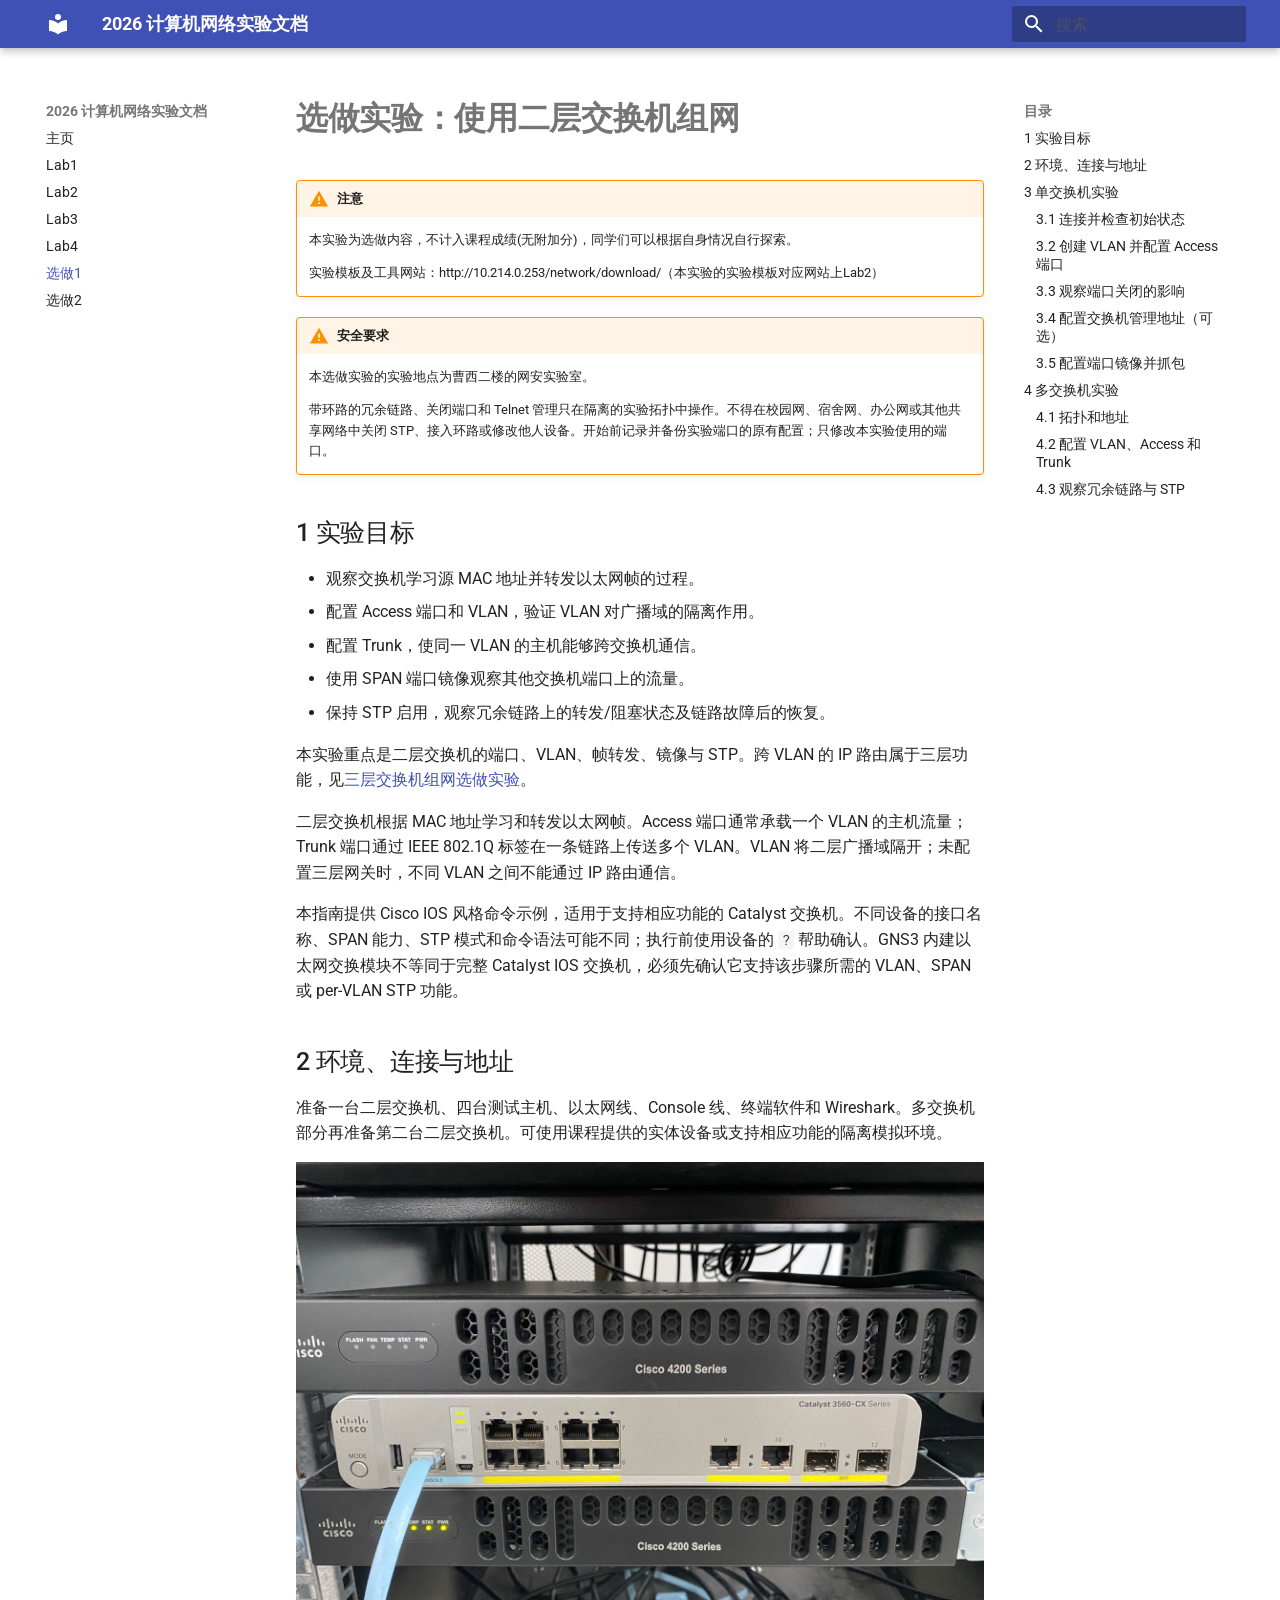
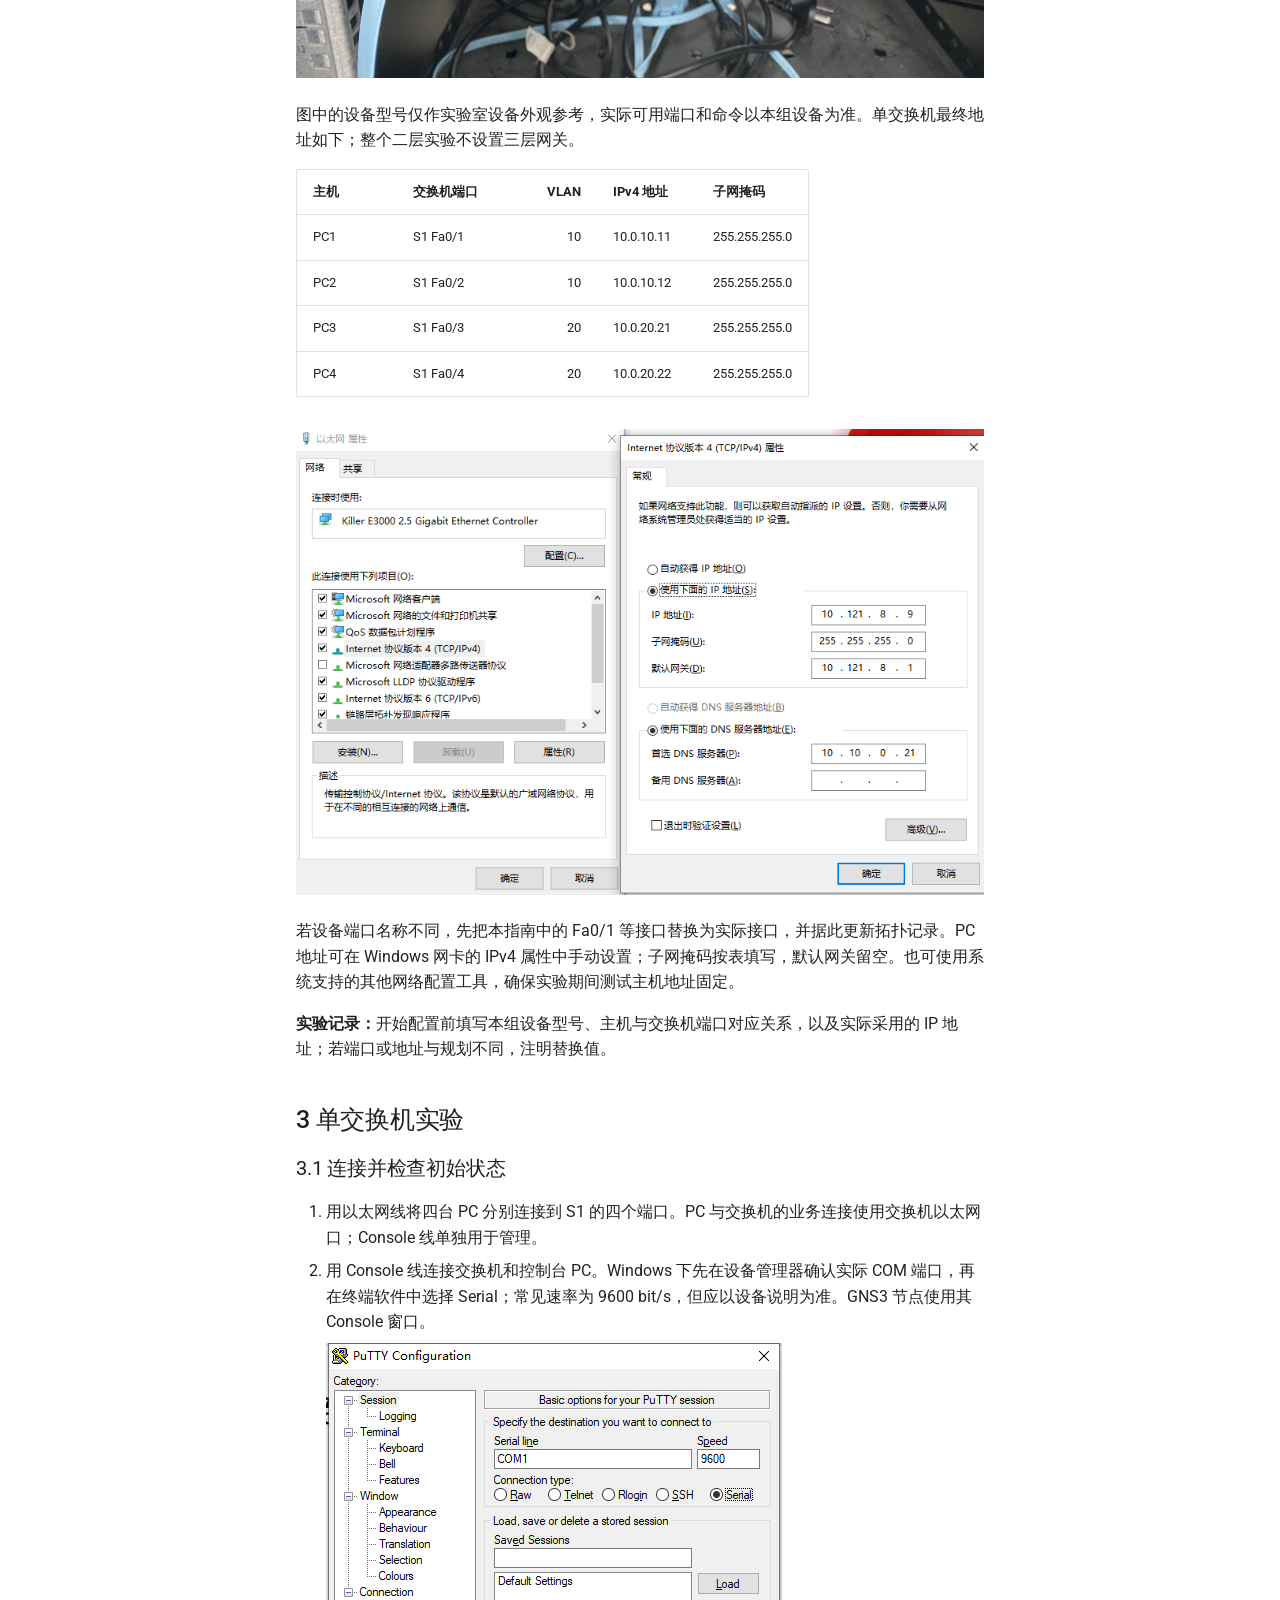
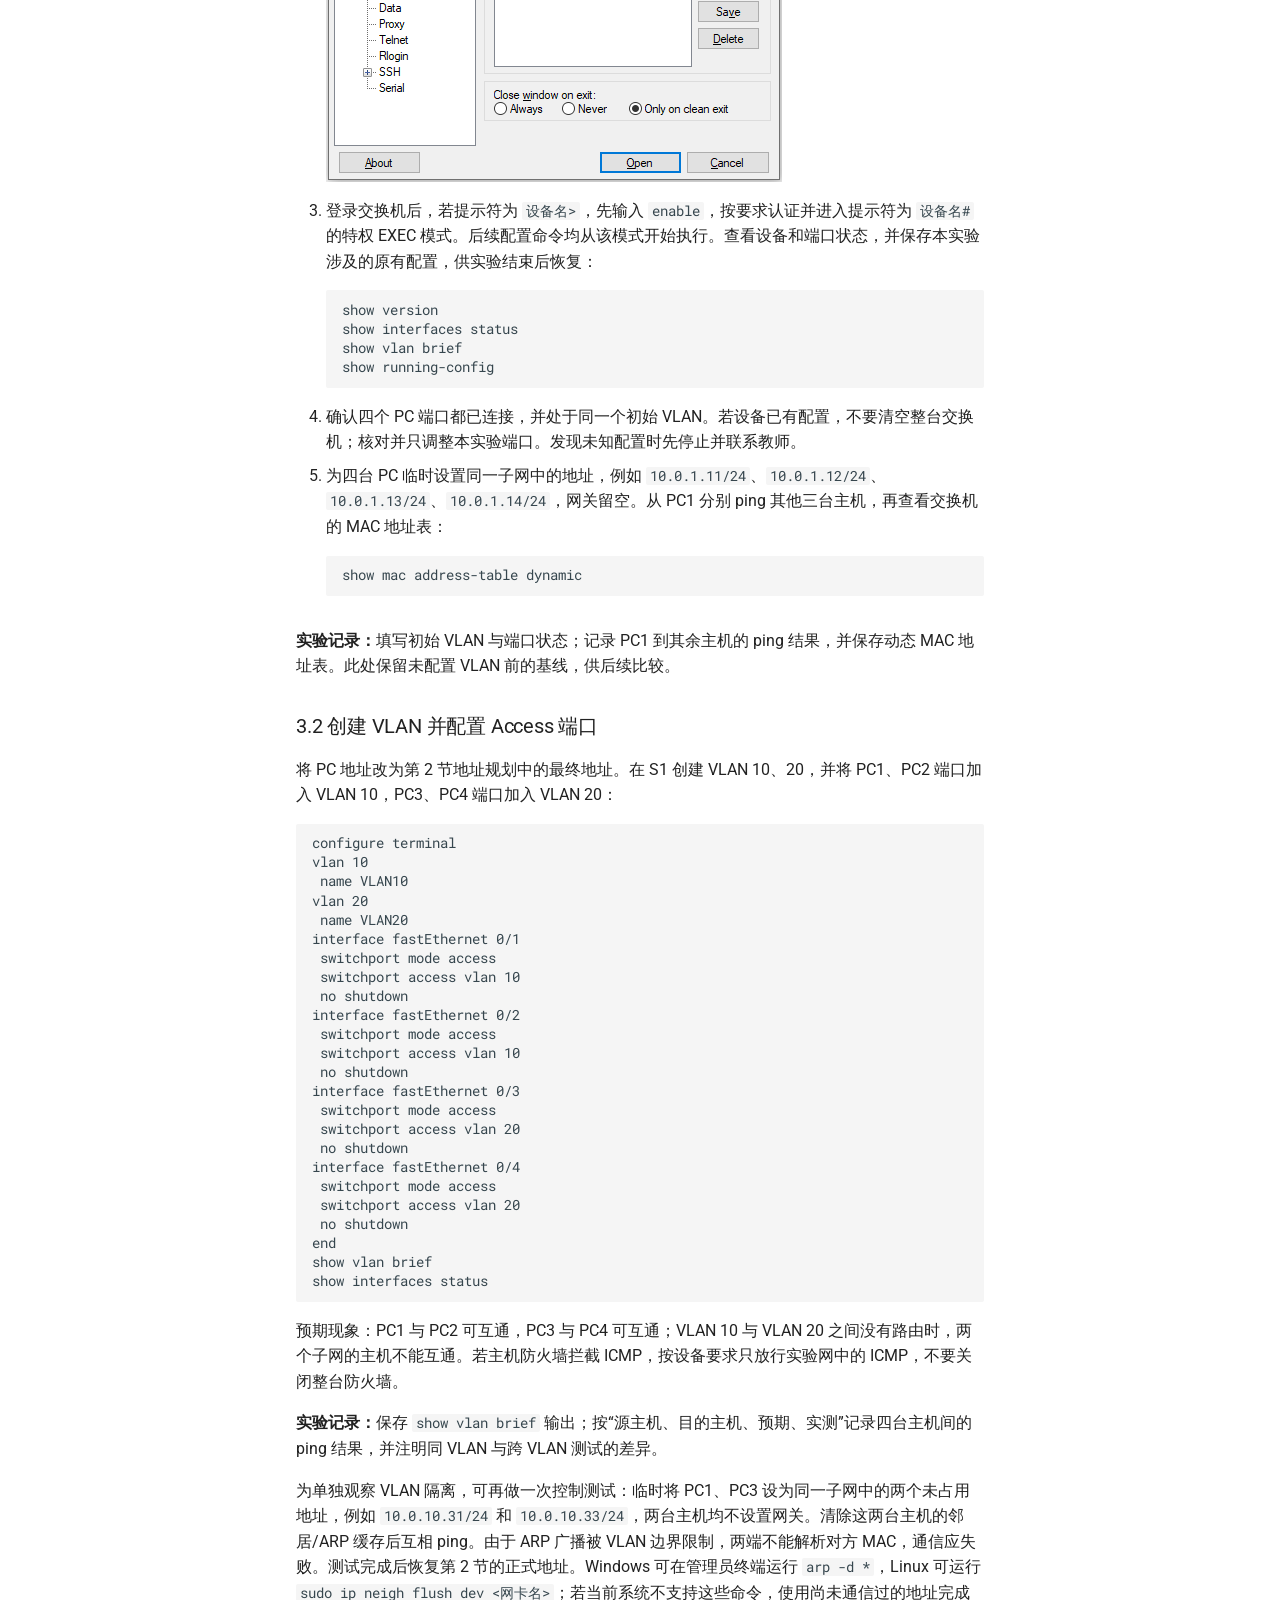
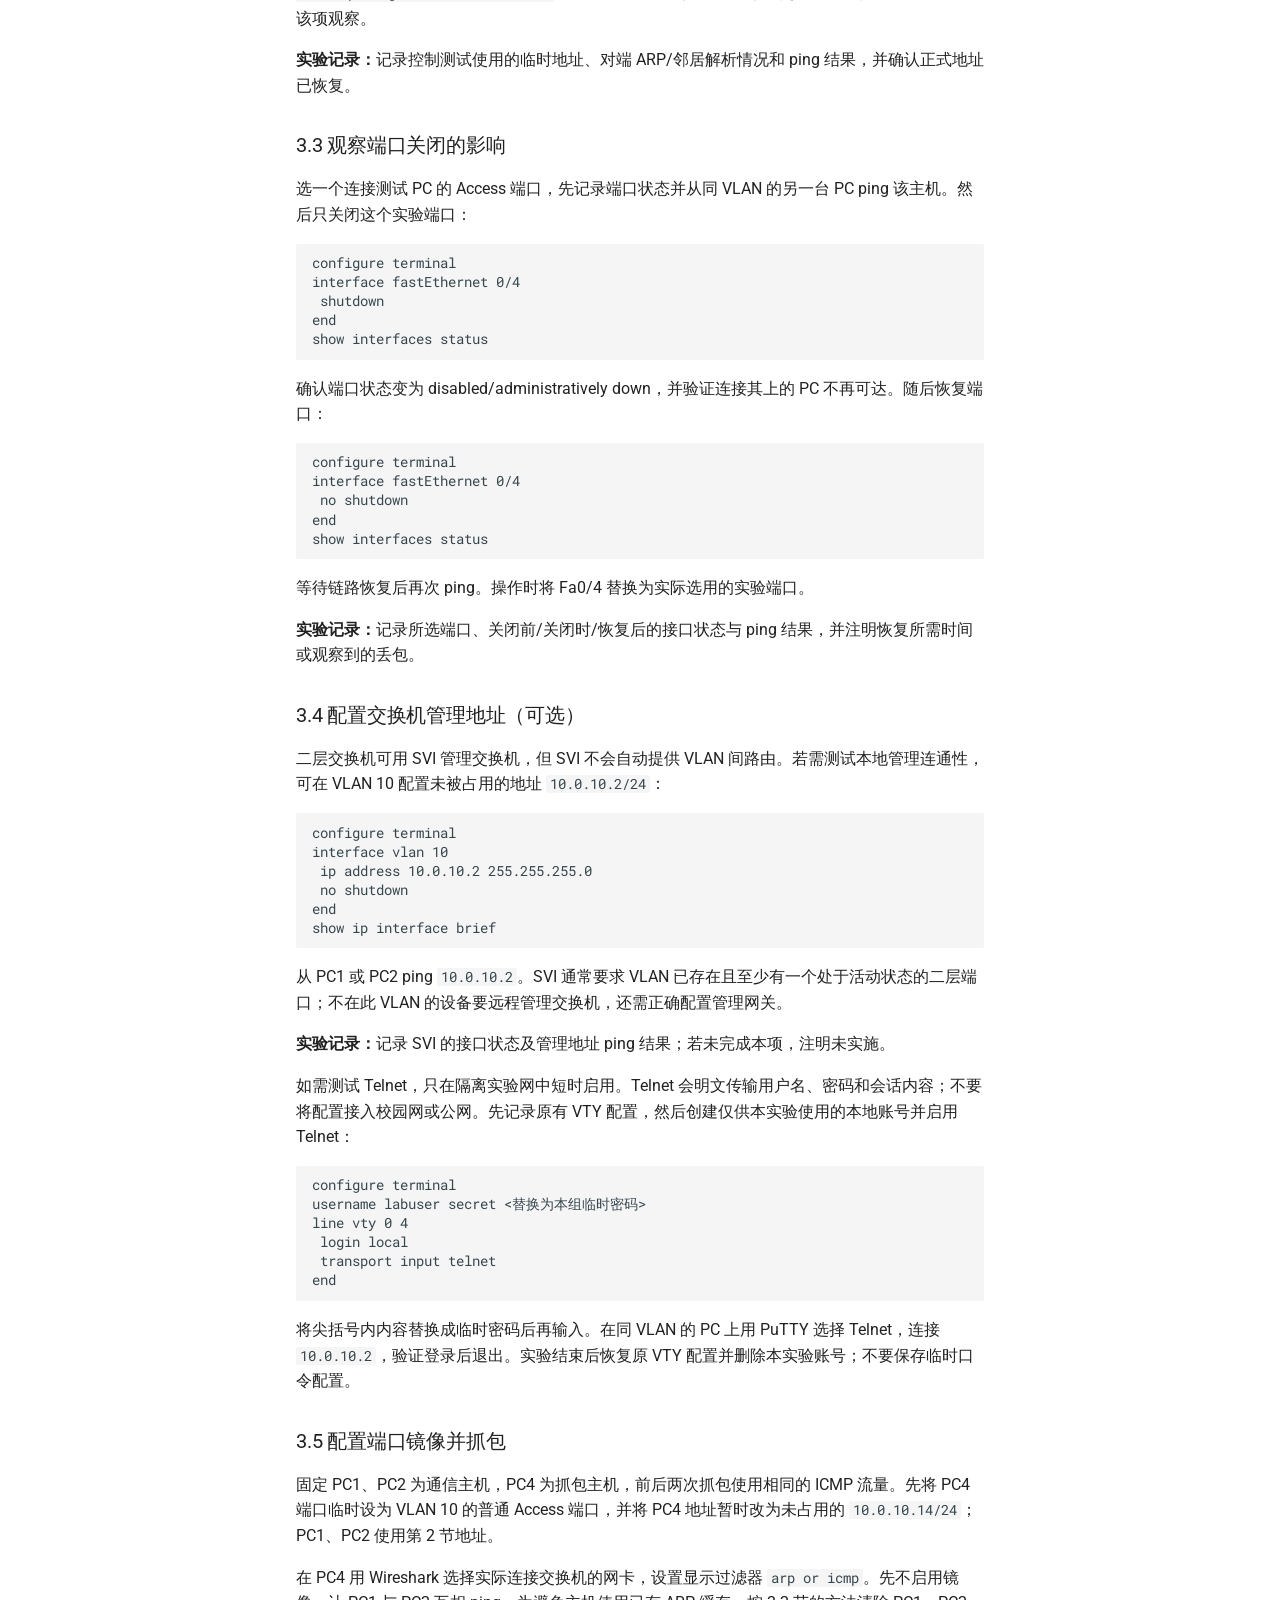
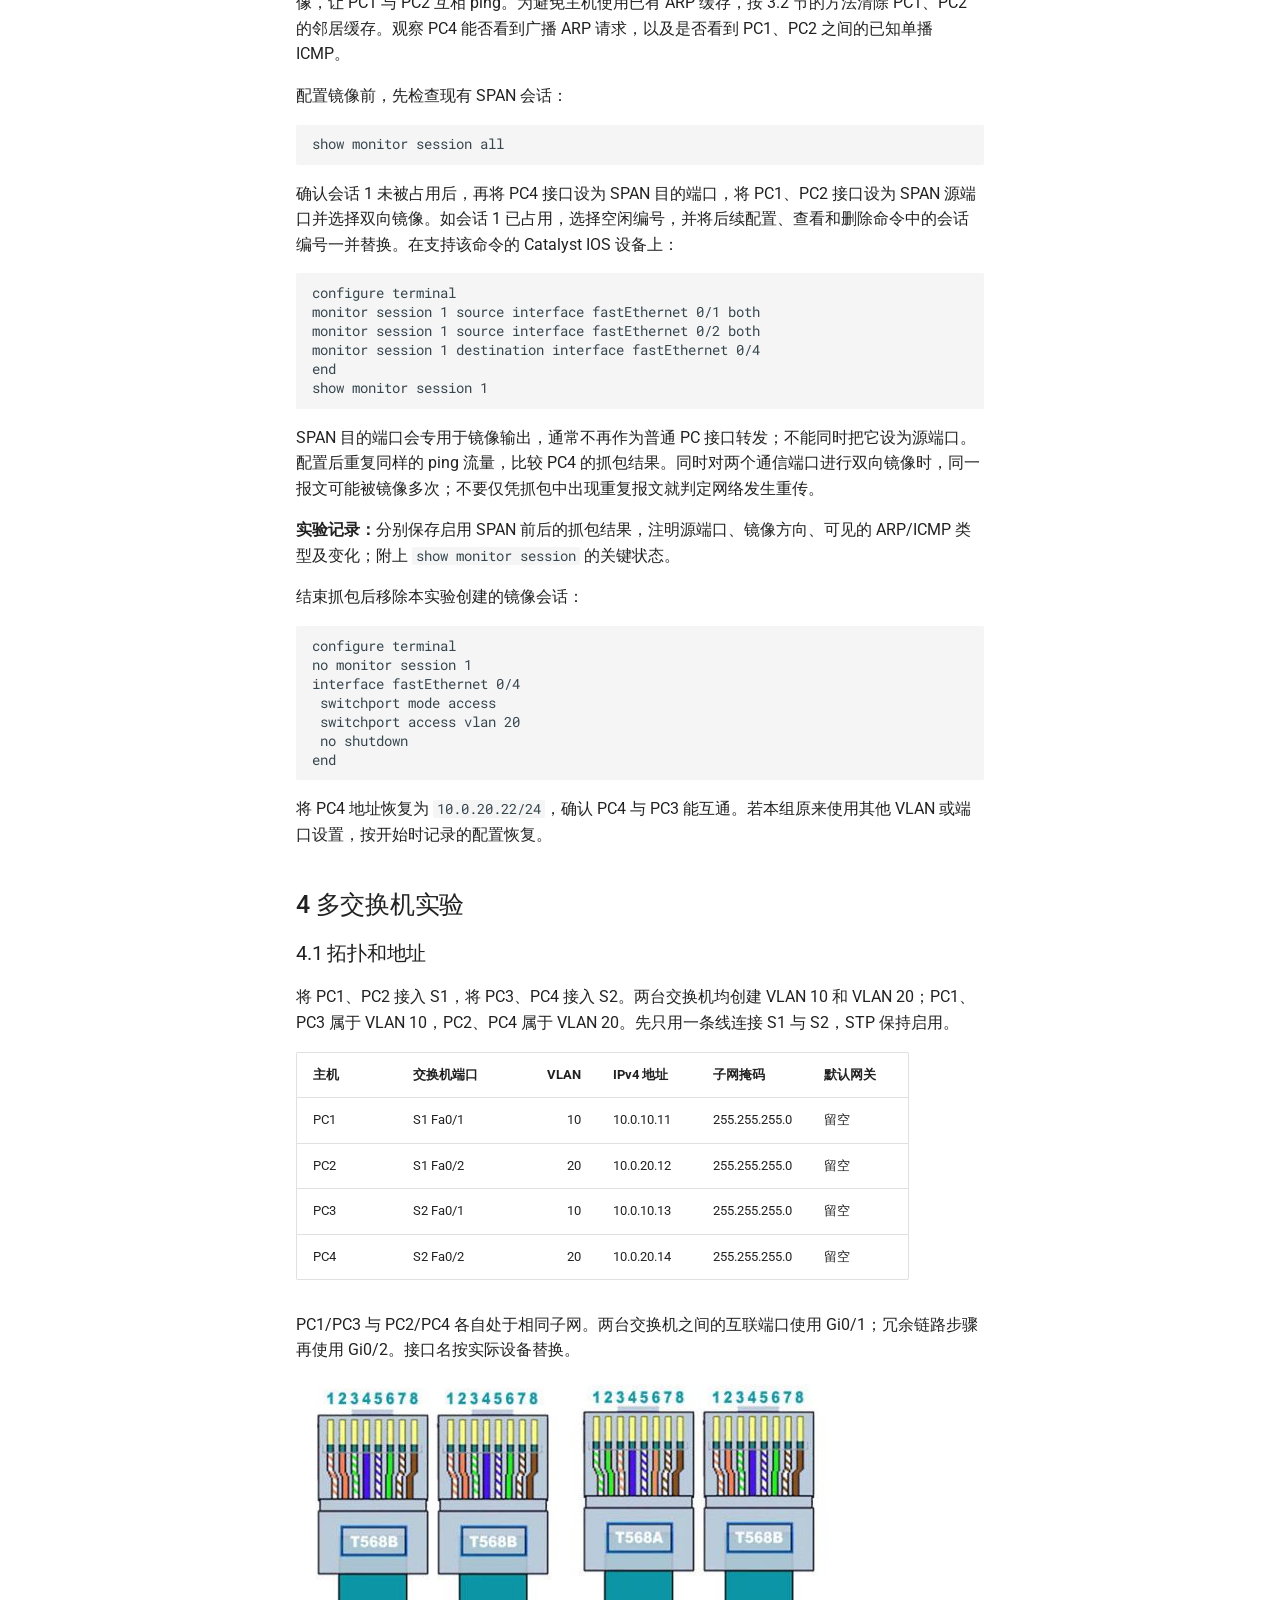
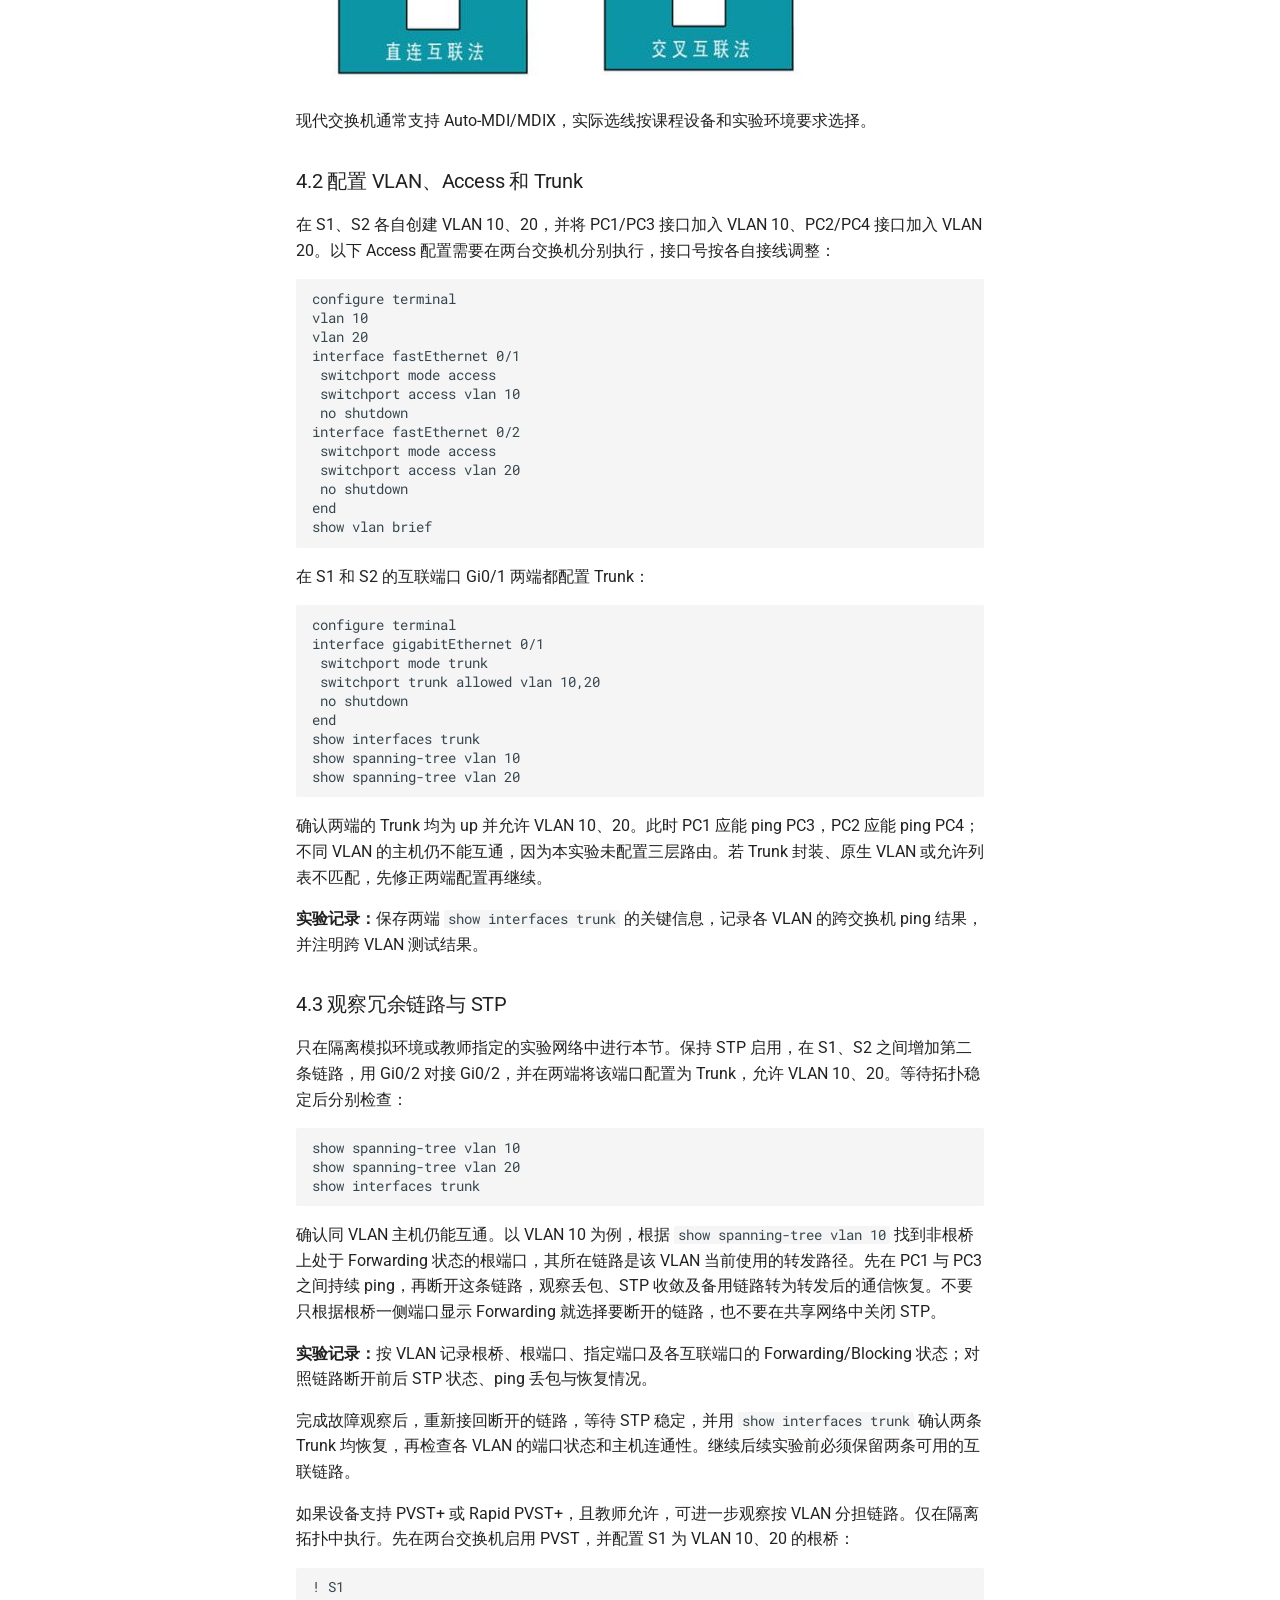
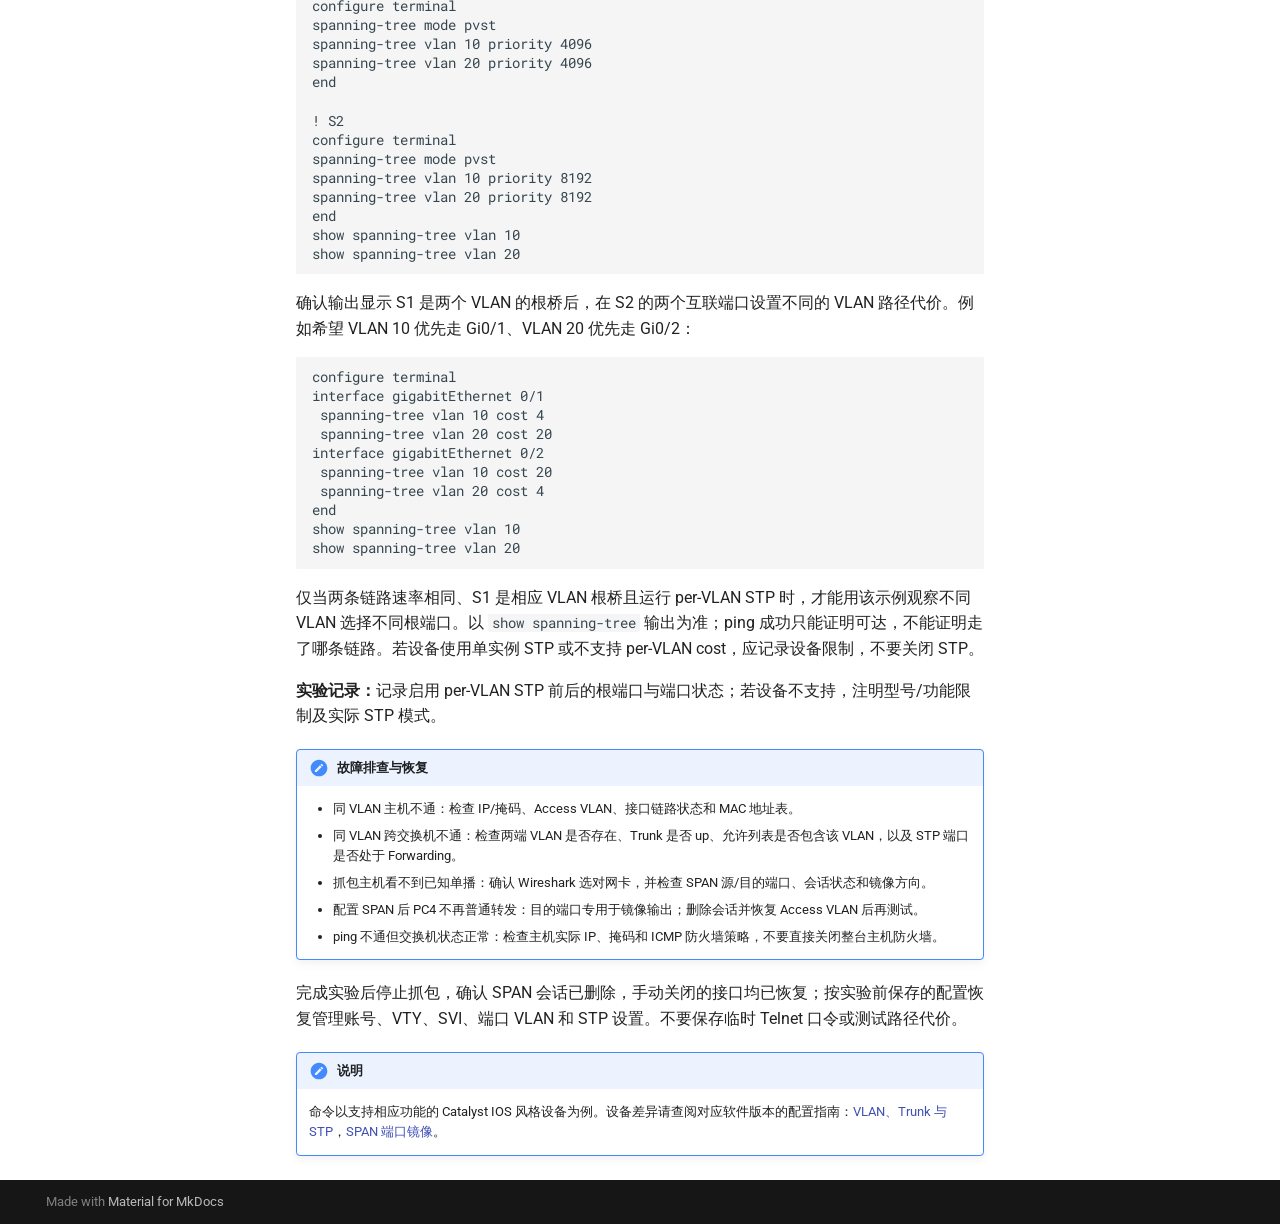
<file: 二层交换机/index.html>
<!DOCTYPE html><html lang="zh" class="no-js"><head>
    
      <meta charset="utf-8">
      <meta name="viewport" content="width=device-width,initial-scale=1">
      
      
      
        <link rel="canonical" href="https://zju-zhiyi.github.io/2026netlab/%E4%BA%8C%E5%B1%82%E4%BA%A4%E6%8D%A2%E6%9C%BA/">
      
      
        <link rel="prev" href="../lab4/">
      
      
        <link rel="next" href="../%E4%B8%89%E5%B1%82%E4%BA%A4%E6%8D%A2%E6%9C%BA/">
      
      
        
      
      
      <link rel="icon" href="../assets/images/favicon.png">
      <meta name="generator" content="mkdocs-1.6.1, mkdocs-material-9.8.0">
    
    
      
        <title>选做1 - 2026 计算机网络实验文档</title>
      
    
    
      <link rel="stylesheet" href="../assets/stylesheets/main.57a0d79d.min.css">
      
      


    
    
      
    
    
      
        
        
        <link rel="preconnect" href="https://fonts.gstatic.com" crossorigin="">
        <link rel="stylesheet" href="https://fonts.googleapis.com/css?family=Roboto:300,300i,400,400i,700,700i%7CRoboto+Mono:400,400i,700,700i&amp;display=fallback">
        <style>:root{--md-text-font:"Roboto";--md-code-font:"Roboto Mono"}</style>
      
    
    
      <link rel="stylesheet" href="../css/extra.css">
    
    <script>__md_scope=new URL("..",location),__md_hash=e=>[...e].reduce(((e,_)=>(e<<5)-e+_.charCodeAt(0)),0),__md_get=(e,_=localStorage,t=__md_scope)=>JSON.parse(_.getItem(t.pathname+"."+e)),__md_set=(e,_,t=localStorage,a=__md_scope)=>{try{t.setItem(a.pathname+"."+e,JSON.stringify(_))}catch(e){}}</script>
    
      

    
    
  <link href="../assets/stylesheets/glightbox.min.css" rel="stylesheet"><script src="../assets/javascripts/glightbox.min.js"></script><style id="glightbox-style">
            html.glightbox-open { overflow: initial; height: 100%; }
            .gslide-title { margin-top: 0px; user-select: text; }
            .gslide-desc { color: #666; user-select: text; }
            .gslide-image img { background: white; }
            .gscrollbar-fixer { padding-right: 15px; }
            .gdesc-inner { font-size: 0.75rem; }
            body[data-md-color-scheme="slate"] .gdesc-inner { background: var(--md-default-bg-color); }
            body[data-md-color-scheme="slate"] .gslide-title { color: var(--md-default-fg-color); }
            body[data-md-color-scheme="slate"] .gslide-desc { color: var(--md-default-fg-color); }
        </style></head>
  
  
    <body dir="ltr">
  
    
    <input class="md-toggle" data-md-toggle="drawer" type="checkbox" id="__drawer" autocomplete="off">
    <input class="md-toggle" data-md-toggle="search" type="checkbox" id="__search" autocomplete="off">
    <label class="md-overlay" for="__drawer"></label>
    <div data-md-component="skip">
      
        
        <a href="#_1" class="md-skip">
          跳转至
        </a>
      
    </div>
    <div data-md-component="announce">
      
    </div>
    
    
      

  

<header class="md-header md-header--shadow" data-md-component="header">
  <nav class="md-header__inner md-grid" aria-label="页眉">
    <a href=".." title="2026 计算机网络实验文档" class="md-header__button md-logo" aria-label="2026 计算机网络实验文档" data-md-component="logo">
      
  
  <svg xmlns="http://www.w3.org/2000/svg" viewBox="0 0 24 24"><path d="M12 8a3 3 0 0 0 3-3 3 3 0 0 0-3-3 3 3 0 0 0-3 3 3 3 0 0 0 3 3m0 3.54C9.64 9.35 6.5 8 3 8v11c3.5 0 6.64 1.35 9 3.54 2.36-2.19 5.5-3.54 9-3.54V8c-3.5 0-6.64 1.35-9 3.54"></path></svg>

    </a>
    <label class="md-header__button md-icon" for="__drawer">
      
      <svg xmlns="http://www.w3.org/2000/svg" viewBox="0 0 24 24"><path d="M3 6h18v2H3zm0 5h18v2H3zm0 5h18v2H3z"></path></svg>
    </label>
    <div class="md-header__title" data-md-component="header-title">
      <div class="md-header__ellipsis">
        <div class="md-header__topic">
          <span class="md-ellipsis">
            2026 计算机网络实验文档
          </span>
        </div>
        <div class="md-header__topic" data-md-component="header-topic">
          <span class="md-ellipsis">
            
              选做1
            
          </span>
        </div>
      </div>
    </div>
    
    
      <script>var palette=__md_get("__palette");if(palette&&palette.color){if("(prefers-color-scheme)"===palette.color.media){var media=matchMedia("(prefers-color-scheme: light)"),input=document.querySelector(media.matches?"[data-md-color-media='(prefers-color-scheme: light)']":"[data-md-color-media='(prefers-color-scheme: dark)']");palette.color.media=input.getAttribute("data-md-color-media"),palette.color.scheme=input.getAttribute("data-md-color-scheme"),palette.color.primary=input.getAttribute("data-md-color-primary"),palette.color.accent=input.getAttribute("data-md-color-accent")}for(var[key,value]of Object.entries(palette.color))document.body.setAttribute("data-md-color-"+key,value)}</script>
    
    
    
      
      
        <label class="md-header__button md-icon" for="__search">
          
          <svg xmlns="http://www.w3.org/2000/svg" viewBox="0 0 24 24"><path d="M9.5 3A6.5 6.5 0 0 1 16 9.5c0 1.61-.59 3.09-1.56 4.23l.27.27h.79l5 5-1.5 1.5-5-5v-.79l-.27-.27A6.52 6.52 0 0 1 9.5 16 6.5 6.5 0 0 1 3 9.5 6.5 6.5 0 0 1 9.5 3m0 2C7 5 5 7 5 9.5S7 14 9.5 14 14 12 14 9.5 12 5 9.5 5"></path></svg>
        </label>
        <div class="md-search" data-md-component="search" role="dialog">
  <label class="md-search__overlay" for="__search"></label>
  <div class="md-search__inner" role="search">
    <form class="md-search__form" name="search">
      <input type="text" class="md-search__input" name="query" aria-label="搜索" placeholder="搜索" autocapitalize="off" autocorrect="off" autocomplete="off" spellcheck="false" data-md-component="search-query" required="">
      <label class="md-search__icon md-icon" for="__search">
        
        <svg xmlns="http://www.w3.org/2000/svg" viewBox="0 0 24 24"><path d="M9.5 3A6.5 6.5 0 0 1 16 9.5c0 1.61-.59 3.09-1.56 4.23l.27.27h.79l5 5-1.5 1.5-5-5v-.79l-.27-.27A6.52 6.52 0 0 1 9.5 16 6.5 6.5 0 0 1 3 9.5 6.5 6.5 0 0 1 9.5 3m0 2C7 5 5 7 5 9.5S7 14 9.5 14 14 12 14 9.5 12 5 9.5 5"></path></svg>
        
        <svg xmlns="http://www.w3.org/2000/svg" viewBox="0 0 24 24"><path d="M20 11v2H8l5.5 5.5-1.42 1.42L4.16 12l7.92-7.92L13.5 5.5 8 11z"></path></svg>
      </label>
      <nav class="md-search__options" aria-label="查找">
        
        <button type="reset" class="md-search__icon md-icon" title="清空当前内容" aria-label="清空当前内容" tabindex="-1">
          
          <svg xmlns="http://www.w3.org/2000/svg" viewBox="0 0 24 24"><path d="M19 6.41 17.59 5 12 10.59 6.41 5 5 6.41 10.59 12 5 17.59 6.41 19 12 13.41 17.59 19 19 17.59 13.41 12z"></path></svg>
        </button>
      </nav>
      
    </form>
    <div class="md-search__output">
      <div class="md-search__scrollwrap" tabindex="0" data-md-scrollfix="">
        <div class="md-search-result" data-md-component="search-result">
          <div class="md-search-result__meta">
            正在初始化搜索引擎
          </div>
          <ol class="md-search-result__list" role="presentation"></ol>
        </div>
      </div>
    </div>
  </div>
</div>
      
    
    
  </nav>
  
</header>
    
    <div class="md-container" data-md-component="container">
      
      
        
          
        
      
      <main class="md-main" data-md-component="main">
        <div class="md-main__inner md-grid">
          
            
              
              <div class="md-sidebar md-sidebar--primary" data-md-component="sidebar" data-md-type="navigation">
                <div class="md-sidebar__scrollwrap">
                  <div class="md-sidebar__inner">
                    



<nav class="md-nav md-nav--primary" aria-label="导航栏" data-md-level="0">
  <label class="md-nav__title" for="__drawer">
    <a href=".." title="2026 计算机网络实验文档" class="md-nav__button md-logo" aria-label="2026 计算机网络实验文档" data-md-component="logo">
      
  
  <svg xmlns="http://www.w3.org/2000/svg" viewBox="0 0 24 24"><path d="M12 8a3 3 0 0 0 3-3 3 3 0 0 0-3-3 3 3 0 0 0-3 3 3 3 0 0 0 3 3m0 3.54C9.64 9.35 6.5 8 3 8v11c3.5 0 6.64 1.35 9 3.54 2.36-2.19 5.5-3.54 9-3.54V8c-3.5 0-6.64 1.35-9 3.54"></path></svg>

    </a>
    2026 计算机网络实验文档
  </label>
  
  <ul class="md-nav__list" data-md-scrollfix="">
    
      
      
  
  
  
  
    <li class="md-nav__item">
      <a href=".." class="md-nav__link">
        
  
  
  <span class="md-ellipsis">
    
  
    主页
  

    
  </span>
  
  

      </a>
    </li>
  

    
      
      
  
  
  
  
    <li class="md-nav__item">
      <a href="../lab1/" class="md-nav__link">
        
  
  
  <span class="md-ellipsis">
    
  
    Lab1
  

    
  </span>
  
  

      </a>
    </li>
  

    
      
      
  
  
  
  
    <li class="md-nav__item">
      <a href="../lab2/" class="md-nav__link">
        
  
  
  <span class="md-ellipsis">
    
  
    Lab2
  

    
  </span>
  
  

      </a>
    </li>
  

    
      
      
  
  
  
  
    <li class="md-nav__item">
      <a href="../lab3/" class="md-nav__link">
        
  
  
  <span class="md-ellipsis">
    
  
    Lab3
  

    
  </span>
  
  

      </a>
    </li>
  

    
      
      
  
  
  
  
    <li class="md-nav__item">
      <a href="../lab4/" class="md-nav__link">
        
  
  
  <span class="md-ellipsis">
    
  
    Lab4
  

    
  </span>
  
  

      </a>
    </li>
  

    
      
      
  
  
    
  
  
  
    <li class="md-nav__item md-nav__item--active">
      
      <input class="md-nav__toggle md-toggle" type="checkbox" id="__toc">
      
      
        
      
      
        <label class="md-nav__link md-nav__link--active" for="__toc">
          
  
  
  <span class="md-ellipsis">
    
  
    选做1
  

    
  </span>
  
  

          <span class="md-nav__icon md-icon"></span>
        </label>
      
      <a href="./" class="md-nav__link md-nav__link--active">
        
  
  
  <span class="md-ellipsis">
    
  
    选做1
  

    
  </span>
  
  

      </a>
      
        

<nav class="md-nav md-nav--secondary" aria-label="目录">
  
  
  
    
  
  
    <label class="md-nav__title" for="__toc">
      <span class="md-nav__icon md-icon"></span>
      目录
    </label>
    <ul class="md-nav__list" data-md-component="toc" data-md-scrollfix="">
      
        <li class="md-nav__item">
  <a href="#1" class="md-nav__link">
    <span class="md-ellipsis">
      
        1 实验目标
      
    </span>
  </a>
  
</li>
      
        <li class="md-nav__item">
  <a href="#2" class="md-nav__link">
    <span class="md-ellipsis">
      
        2 环境、连接与地址
      
    </span>
  </a>
  
</li>
      
        <li class="md-nav__item">
  <a href="#3" class="md-nav__link">
    <span class="md-ellipsis">
      
        3 单交换机实验
      
    </span>
  </a>
  
    <nav class="md-nav" aria-label="3 单交换机实验">
      <ul class="md-nav__list">
        
          <li class="md-nav__item">
  <a href="#31" class="md-nav__link">
    <span class="md-ellipsis">
      
        3.1 连接并检查初始状态
      
    </span>
  </a>
  
</li>
        
          <li class="md-nav__item">
  <a href="#32-vlan-access" class="md-nav__link">
    <span class="md-ellipsis">
      
        3.2 创建 VLAN 并配置 Access 端口
      
    </span>
  </a>
  
</li>
        
          <li class="md-nav__item">
  <a href="#33" class="md-nav__link">
    <span class="md-ellipsis">
      
        3.3 观察端口关闭的影响
      
    </span>
  </a>
  
</li>
        
          <li class="md-nav__item">
  <a href="#34" class="md-nav__link">
    <span class="md-ellipsis">
      
        3.4 配置交换机管理地址（可选）
      
    </span>
  </a>
  
</li>
        
          <li class="md-nav__item">
  <a href="#35" class="md-nav__link">
    <span class="md-ellipsis">
      
        3.5 配置端口镜像并抓包
      
    </span>
  </a>
  
</li>
        
      </ul>
    </nav>
  
</li>
      
        <li class="md-nav__item">
  <a href="#4" class="md-nav__link">
    <span class="md-ellipsis">
      
        4 多交换机实验
      
    </span>
  </a>
  
    <nav class="md-nav" aria-label="4 多交换机实验">
      <ul class="md-nav__list">
        
          <li class="md-nav__item">
  <a href="#41" class="md-nav__link">
    <span class="md-ellipsis">
      
        4.1 拓扑和地址
      
    </span>
  </a>
  
</li>
        
          <li class="md-nav__item">
  <a href="#42-vlanaccess-trunk" class="md-nav__link">
    <span class="md-ellipsis">
      
        4.2 配置 VLAN、Access 和 Trunk
      
    </span>
  </a>
  
</li>
        
          <li class="md-nav__item">
  <a href="#43-stp" class="md-nav__link">
    <span class="md-ellipsis">
      
        4.3 观察冗余链路与 STP
      
    </span>
  </a>
  
</li>
        
      </ul>
    </nav>
  
</li>
      
    </ul>
  
</nav>
      
    </li>
  

    
      
      
  
  
  
  
    <li class="md-nav__item">
      <a href="../%E4%B8%89%E5%B1%82%E4%BA%A4%E6%8D%A2%E6%9C%BA/" class="md-nav__link">
        
  
  
  <span class="md-ellipsis">
    
  
    选做2
  

    
  </span>
  
  

      </a>
    </li>
  

    
  </ul>
</nav>
                  </div>
                </div>
              </div>
            
            
              
              <div class="md-sidebar md-sidebar--secondary" data-md-component="sidebar" data-md-type="toc">
                <div class="md-sidebar__scrollwrap">
                  <div class="md-sidebar__inner">
                    

<nav class="md-nav md-nav--secondary" aria-label="目录">
  
  
  
    
  
  
    <label class="md-nav__title" for="__toc">
      <span class="md-nav__icon md-icon"></span>
      目录
    </label>
    <ul class="md-nav__list" data-md-component="toc" data-md-scrollfix="">
      
        <li class="md-nav__item">
  <a href="#1" class="md-nav__link">
    <span class="md-ellipsis">
      
        1 实验目标
      
    </span>
  </a>
  
</li>
      
        <li class="md-nav__item">
  <a href="#2" class="md-nav__link">
    <span class="md-ellipsis">
      
        2 环境、连接与地址
      
    </span>
  </a>
  
</li>
      
        <li class="md-nav__item">
  <a href="#3" class="md-nav__link">
    <span class="md-ellipsis">
      
        3 单交换机实验
      
    </span>
  </a>
  
    <nav class="md-nav" aria-label="3 单交换机实验">
      <ul class="md-nav__list">
        
          <li class="md-nav__item">
  <a href="#31" class="md-nav__link">
    <span class="md-ellipsis">
      
        3.1 连接并检查初始状态
      
    </span>
  </a>
  
</li>
        
          <li class="md-nav__item">
  <a href="#32-vlan-access" class="md-nav__link">
    <span class="md-ellipsis">
      
        3.2 创建 VLAN 并配置 Access 端口
      
    </span>
  </a>
  
</li>
        
          <li class="md-nav__item">
  <a href="#33" class="md-nav__link">
    <span class="md-ellipsis">
      
        3.3 观察端口关闭的影响
      
    </span>
  </a>
  
</li>
        
          <li class="md-nav__item">
  <a href="#34" class="md-nav__link">
    <span class="md-ellipsis">
      
        3.4 配置交换机管理地址（可选）
      
    </span>
  </a>
  
</li>
        
          <li class="md-nav__item">
  <a href="#35" class="md-nav__link">
    <span class="md-ellipsis">
      
        3.5 配置端口镜像并抓包
      
    </span>
  </a>
  
</li>
        
      </ul>
    </nav>
  
</li>
      
        <li class="md-nav__item">
  <a href="#4" class="md-nav__link">
    <span class="md-ellipsis">
      
        4 多交换机实验
      
    </span>
  </a>
  
    <nav class="md-nav" aria-label="4 多交换机实验">
      <ul class="md-nav__list">
        
          <li class="md-nav__item">
  <a href="#41" class="md-nav__link">
    <span class="md-ellipsis">
      
        4.1 拓扑和地址
      
    </span>
  </a>
  
</li>
        
          <li class="md-nav__item">
  <a href="#42-vlanaccess-trunk" class="md-nav__link">
    <span class="md-ellipsis">
      
        4.2 配置 VLAN、Access 和 Trunk
      
    </span>
  </a>
  
</li>
        
          <li class="md-nav__item">
  <a href="#43-stp" class="md-nav__link">
    <span class="md-ellipsis">
      
        4.3 观察冗余链路与 STP
      
    </span>
  </a>
  
</li>
        
      </ul>
    </nav>
  
</li>
      
    </ul>
  
</nav>
                  </div>
                </div>
              </div>
            
          
          
            <div class="md-content" data-md-component="content">
              
              <article class="md-content__inner md-typeset">
                
                  



<h1 id="_1">选做实验：使用二层交换机组网</h1>
<div class="admonition warning">
<p class="admonition-title">注意</p>
<p>本实验为选做内容，不计入课程成绩(无附加分)，同学们可以根据自身情况自行探索。</p>
<p>实验模板及工具网站：http://10.214.0.253/network/download/（本实验的实验模板对应网站上Lab2）</p>
</div>
<div class="admonition warning">
<p class="admonition-title">安全要求</p>
<p>本选做实验的实验地点为曹西二楼的网安实验室。</p>
<p>带环路的冗余链路、关闭端口和 Telnet 管理只在隔离的实验拓扑中操作。不得在校园网、宿舍网、办公网或其他共享网络中关闭 STP、接入环路或修改他人设备。开始前记录并备份实验端口的原有配置；只修改本实验使用的端口。</p>
</div>
<h2 id="1">1 实验目标</h2>
<ul>
<li>观察交换机学习源 MAC 地址并转发以太网帧的过程。</li>
<li>配置 Access 端口和 VLAN，验证 VLAN 对广播域的隔离作用。</li>
<li>配置 Trunk，使同一 VLAN 的主机能够跨交换机通信。</li>
<li>使用 SPAN 端口镜像观察其他交换机端口上的流量。</li>
<li>保持 STP 启用，观察冗余链路上的转发/阻塞状态及链路故障后的恢复。</li>
</ul>
<p>本实验重点是二层交换机的端口、VLAN、帧转发、镜像与 STP。跨 VLAN 的 IP 路由属于三层功能，见<a href="../%E4%B8%89%E5%B1%82%E4%BA%A4%E6%8D%A2%E6%9C%BA/">三层交换机组网选做实验</a>。</p>
<p>二层交换机根据 MAC 地址学习和转发以太网帧。Access 端口通常承载一个 VLAN 的主机流量；Trunk 端口通过 IEEE 802.1Q 标签在一条链路上传送多个 VLAN。VLAN 将二层广播域隔开；未配置三层网关时，不同 VLAN 之间不能通过 IP 路由通信。</p>
<p>本指南提供 Cisco IOS 风格命令示例，适用于支持相应功能的 Catalyst 交换机。不同设备的接口名称、SPAN 能力、STP 模式和命令语法可能不同；执行前使用设备的 <code>?</code> 帮助确认。GNS3 内建以太网交换模块不等同于完整 Catalyst IOS 交换机，必须先确认它支持该步骤所需的 VLAN、SPAN 或 per-VLAN STP 功能。</p>
<h2 id="2">2 环境、连接与地址</h2>
<p>准备一台二层交换机、四台测试主机、以太网线、Console 线、终端软件和 Wireshark。多交换机部分再准备第二台二层交换机。可使用课程提供的实体设备或支持相应功能的隔离模拟环境。</p>
<p><a class="glightbox" data-type="image" data-width="auto" data-height="auto" href="../assets/%E4%BA%8C%E5%B1%82%E4%BA%A4%E6%8D%A2%E6%9C%BA/lab_switches.jpg" data-desc-position="bottom"><img alt="实验室 Cisco 交换机设备示例" src="../assets/%E4%BA%8C%E5%B1%82%E4%BA%A4%E6%8D%A2%E6%9C%BA/lab_switches.jpg"></a></p>
<p>图中的设备型号仅作实验室设备外观参考，实际可用端口和命令以本组设备为准。单交换机最终地址如下；整个二层实验不设置三层网关。</p>
<table>
<thead>
<tr>
<th>主机</th>
<th>交换机端口</th>
<th style="text-align: right;">VLAN</th>
<th>IPv4 地址</th>
<th>子网掩码</th>
</tr>
</thead>
<tbody>
<tr>
<td>PC1</td>
<td>S1 Fa0/1</td>
<td style="text-align: right;">10</td>
<td>10.0.10.11</td>
<td>255.255.255.0</td>
</tr>
<tr>
<td>PC2</td>
<td>S1 Fa0/2</td>
<td style="text-align: right;">10</td>
<td>10.0.10.12</td>
<td>255.255.255.0</td>
</tr>
<tr>
<td>PC3</td>
<td>S1 Fa0/3</td>
<td style="text-align: right;">20</td>
<td>10.0.20.21</td>
<td>255.255.255.0</td>
</tr>
<tr>
<td>PC4</td>
<td>S1 Fa0/4</td>
<td style="text-align: right;">20</td>
<td>10.0.20.22</td>
<td>255.255.255.0</td>
</tr>
</tbody>
</table>
<p><a class="glightbox" data-type="image" data-width="auto" data-height="auto" href="../assets/%E4%BA%8C%E5%B1%82%E4%BA%A4%E6%8D%A2%E6%9C%BA/pc_ipv4_settings.png" data-desc-position="bottom"><img alt="Windows IPv4 地址配置界面示例" src="../assets/%E4%BA%8C%E5%B1%82%E4%BA%A4%E6%8D%A2%E6%9C%BA/pc_ipv4_settings.png"></a></p>
<p>若设备端口名称不同，先把本指南中的 Fa0/1 等接口替换为实际接口，并据此更新拓扑记录。PC 地址可在 Windows 网卡的 IPv4 属性中手动设置；子网掩码按表填写，默认网关留空。也可使用系统支持的其他网络配置工具，确保实验期间测试主机地址固定。</p>
<p><strong>实验记录：</strong>开始配置前填写本组设备型号、主机与交换机端口对应关系，以及实际采用的 IP 地址；若端口或地址与规划不同，注明替换值。</p>
<h2 id="3">3 单交换机实验</h2>
<h3 id="31">3.1 连接并检查初始状态</h3>
<ol>
<li>用以太网线将四台 PC 分别连接到 S1 的四个端口。PC 与交换机的业务连接使用交换机以太网口；Console 线单独用于管理。</li>
<li>
<p>用 Console 线连接交换机和控制台 PC。Windows 下先在设备管理器确认实际 COM 端口，再在终端软件中选择 Serial；常见速率为 9600 bit/s，但应以设备说明为准。GNS3 节点使用其 Console 窗口。</p>
<p><a class="glightbox" data-type="image" data-width="auto" data-height="auto" href="../assets/%E4%BA%8C%E5%B1%82%E4%BA%A4%E6%8D%A2%E6%9C%BA/console_terminal.png" data-desc-position="bottom"><img alt="串口终端配置界面示例" src="../assets/%E4%BA%8C%E5%B1%82%E4%BA%A4%E6%8D%A2%E6%9C%BA/console_terminal.png"></a></p>
</li>
<li>
<p>登录交换机后，若提示符为 <code>设备名&gt;</code>，先输入 <code>enable</code>，按要求认证并进入提示符为 <code>设备名#</code> 的特权 EXEC 模式。后续配置命令均从该模式开始执行。查看设备和端口状态，并保存本实验涉及的原有配置，供实验结束后恢复：</p>
<div class="highlight"><pre><span></span><code>show version
show interfaces status
show vlan brief
show running-config
</code></pre></div>
</li>
<li>
<p>确认四个 PC 端口都已连接，并处于同一个初始 VLAN。若设备已有配置，不要清空整台交换机；核对并只调整本实验端口。发现未知配置时先停止并联系教师。</p>
</li>
<li>
<p>为四台 PC 临时设置同一子网中的地址，例如 <code>10.0.1.11/24</code>、<code>10.0.1.12/24</code>、<code>10.0.1.13/24</code>、<code>10.0.1.14/24</code>，网关留空。从 PC1 分别 ping 其他三台主机，再查看交换机的 MAC 地址表：</p>
<div class="highlight"><pre><span></span><code>show mac address-table dynamic
</code></pre></div>
</li>
</ol>
<p><strong>实验记录：</strong>填写初始 VLAN 与端口状态；记录 PC1 到其余主机的 ping 结果，并保存动态 MAC 地址表。此处保留未配置 VLAN 前的基线，供后续比较。</p>
<h3 id="32-vlan-access">3.2 创建 VLAN 并配置 Access 端口</h3>
<p>将 PC 地址改为第 2 节地址规划中的最终地址。在 S1 创建 VLAN 10、20，并将 PC1、PC2 端口加入 VLAN 10，PC3、PC4 端口加入 VLAN 20：</p>
<div class="highlight"><pre><span></span><code>configure terminal
vlan 10
 name VLAN10
vlan 20
 name VLAN20
interface fastEthernet 0/1
 switchport mode access
 switchport access vlan 10
 no shutdown
interface fastEthernet 0/2
 switchport mode access
 switchport access vlan 10
 no shutdown
interface fastEthernet 0/3
 switchport mode access
 switchport access vlan 20
 no shutdown
interface fastEthernet 0/4
 switchport mode access
 switchport access vlan 20
 no shutdown
end
show vlan brief
show interfaces status
</code></pre></div>
<p>预期现象：PC1 与 PC2 可互通，PC3 与 PC4 可互通；VLAN 10 与 VLAN 20 之间没有路由时，两个子网的主机不能互通。若主机防火墙拦截 ICMP，按设备要求只放行实验网中的 ICMP，不要关闭整台防火墙。</p>
<p><strong>实验记录：</strong>保存 <code>show vlan brief</code> 输出；按“源主机、目的主机、预期、实测”记录四台主机间的 ping 结果，并注明同 VLAN 与跨 VLAN 测试的差异。</p>
<p>为单独观察 VLAN 隔离，可再做一次控制测试：临时将 PC1、PC3 设为同一子网中的两个未占用地址，例如 <code>10.0.10.31/24</code> 和 <code>10.0.10.33/24</code>，两台主机均不设置网关。清除这两台主机的邻居/ARP 缓存后互相 ping。由于 ARP 广播被 VLAN 边界限制，两端不能解析对方 MAC，通信应失败。测试完成后恢复第 2 节的正式地址。Windows 可在管理员终端运行 <code>arp -d *</code>，Linux 可运行 <code>sudo ip neigh flush dev &lt;网卡名&gt;</code>；若当前系统不支持这些命令，使用尚未通信过的地址完成该项观察。</p>
<p><strong>实验记录：</strong>记录控制测试使用的临时地址、对端 ARP/邻居解析情况和 ping 结果，并确认正式地址已恢复。</p>
<h3 id="33">3.3 观察端口关闭的影响</h3>
<p>选一个连接测试 PC 的 Access 端口，先记录端口状态并从同 VLAN 的另一台 PC ping 该主机。然后只关闭这个实验端口：</p>
<div class="highlight"><pre><span></span><code>configure terminal
interface fastEthernet 0/4
 shutdown
end
show interfaces status
</code></pre></div>
<p>确认端口状态变为 disabled/administratively down，并验证连接其上的 PC 不再可达。随后恢复端口：</p>
<div class="highlight"><pre><span></span><code>configure terminal
interface fastEthernet 0/4
 no shutdown
end
show interfaces status
</code></pre></div>
<p>等待链路恢复后再次 ping。操作时将 Fa0/4 替换为实际选用的实验端口。</p>
<p><strong>实验记录：</strong>记录所选端口、关闭前/关闭时/恢复后的接口状态与 ping 结果，并注明恢复所需时间或观察到的丢包。</p>
<h3 id="34">3.4 配置交换机管理地址（可选）</h3>
<p>二层交换机可用 SVI 管理交换机，但 SVI 不会自动提供 VLAN 间路由。若需测试本地管理连通性，可在 VLAN 10 配置未被占用的地址 <code>10.0.10.2/24</code>：</p>
<div class="highlight"><pre><span></span><code>configure terminal
interface vlan 10
 ip address 10.0.10.2 255.255.255.0
 no shutdown
end
show ip interface brief
</code></pre></div>
<p>从 PC1 或 PC2 ping <code>10.0.10.2</code>。SVI 通常要求 VLAN 已存在且至少有一个处于活动状态的二层端口；不在此 VLAN 的设备要远程管理交换机，还需正确配置管理网关。</p>
<p><strong>实验记录：</strong>记录 SVI 的接口状态及管理地址 ping 结果；若未完成本项，注明未实施。</p>
<p>如需测试 Telnet，只在隔离实验网中短时启用。Telnet 会明文传输用户名、密码和会话内容；不要将配置接入校园网或公网。先记录原有 VTY 配置，然后创建仅供本实验使用的本地账号并启用 Telnet：</p>
<div class="highlight"><pre><span></span><code>configure terminal
username labuser secret &lt;替换为本组临时密码&gt;
line vty 0 4
 login local
 transport input telnet
end
</code></pre></div>
<p>将尖括号内内容替换成临时密码后再输入。在同 VLAN 的 PC 上用 PuTTY 选择 Telnet，连接 <code>10.0.10.2</code>，验证登录后退出。实验结束后恢复原 VTY 配置并删除本实验账号；不要保存临时口令配置。</p>
<h3 id="35">3.5 配置端口镜像并抓包</h3>
<p>固定 PC1、PC2 为通信主机，PC4 为抓包主机，前后两次抓包使用相同的 ICMP 流量。先将 PC4 端口临时设为 VLAN 10 的普通 Access 端口，并将 PC4 地址暂时改为未占用的 <code>10.0.10.14/24</code>；PC1、PC2 使用第 2 节地址。</p>
<p>在 PC4 用 Wireshark 选择实际连接交换机的网卡，设置显示过滤器 <code>arp or icmp</code>。先不启用镜像，让 PC1 与 PC2 互相 ping。为避免主机使用已有 ARP 缓存，按 3.2 节的方法清除 PC1、PC2 的邻居缓存。观察 PC4 能否看到广播 ARP 请求，以及是否看到 PC1、PC2 之间的已知单播 ICMP。</p>
<p>配置镜像前，先检查现有 SPAN 会话：</p>
<div class="highlight"><pre><span></span><code>show monitor session all
</code></pre></div>
<p>确认会话 1 未被占用后，再将 PC4 接口设为 SPAN 目的端口，将 PC1、PC2 接口设为 SPAN 源端口并选择双向镜像。如会话 1 已占用，选择空闲编号，并将后续配置、查看和删除命令中的会话编号一并替换。在支持该命令的 Catalyst IOS 设备上：</p>
<div class="highlight"><pre><span></span><code>configure terminal
monitor session 1 source interface fastEthernet 0/1 both
monitor session 1 source interface fastEthernet 0/2 both
monitor session 1 destination interface fastEthernet 0/4
end
show monitor session 1
</code></pre></div>
<p>SPAN 目的端口会专用于镜像输出，通常不再作为普通 PC 接口转发；不能同时把它设为源端口。配置后重复同样的 ping 流量，比较 PC4 的抓包结果。同时对两个通信端口进行双向镜像时，同一报文可能被镜像多次；不要仅凭抓包中出现重复报文就判定网络发生重传。</p>
<p><strong>实验记录：</strong>分别保存启用 SPAN 前后的抓包结果，注明源端口、镜像方向、可见的 ARP/ICMP 类型及变化；附上 <code>show monitor session</code> 的关键状态。</p>
<p>结束抓包后移除本实验创建的镜像会话：</p>
<div class="highlight"><pre><span></span><code>configure terminal
no monitor session 1
interface fastEthernet 0/4
 switchport mode access
 switchport access vlan 20
 no shutdown
end
</code></pre></div>
<p>将 PC4 地址恢复为 <code>10.0.20.22/24</code>，确认 PC4 与 PC3 能互通。若本组原来使用其他 VLAN 或端口设置，按开始时记录的配置恢复。</p>
<h2 id="4">4 多交换机实验</h2>
<h3 id="41">4.1 拓扑和地址</h3>
<p>将 PC1、PC2 接入 S1，将 PC3、PC4 接入 S2。两台交换机均创建 VLAN 10 和 VLAN 20；PC1、PC3 属于 VLAN 10，PC2、PC4 属于 VLAN 20。先只用一条线连接 S1 与 S2，STP 保持启用。</p>
<table>
<thead>
<tr>
<th>主机</th>
<th>交换机端口</th>
<th style="text-align: right;">VLAN</th>
<th>IPv4 地址</th>
<th>子网掩码</th>
<th>默认网关</th>
</tr>
</thead>
<tbody>
<tr>
<td>PC1</td>
<td>S1 Fa0/1</td>
<td style="text-align: right;">10</td>
<td>10.0.10.11</td>
<td>255.255.255.0</td>
<td>留空</td>
</tr>
<tr>
<td>PC2</td>
<td>S1 Fa0/2</td>
<td style="text-align: right;">20</td>
<td>10.0.20.12</td>
<td>255.255.255.0</td>
<td>留空</td>
</tr>
<tr>
<td>PC3</td>
<td>S2 Fa0/1</td>
<td style="text-align: right;">10</td>
<td>10.0.10.13</td>
<td>255.255.255.0</td>
<td>留空</td>
</tr>
<tr>
<td>PC4</td>
<td>S2 Fa0/2</td>
<td style="text-align: right;">20</td>
<td>10.0.20.14</td>
<td>255.255.255.0</td>
<td>留空</td>
</tr>
</tbody>
</table>
<p>PC1/PC3 与 PC2/PC4 各自处于相同子网。两台交换机之间的互联端口使用 Gi0/1；冗余链路步骤再使用 Gi0/2。接口名按实际设备替换。</p>
<p><a class="glightbox" data-type="image" data-width="auto" data-height="auto" href="../assets/%E4%BA%8C%E5%B1%82%E4%BA%A4%E6%8D%A2%E6%9C%BA/straight_through_wiring.png" data-desc-position="bottom"><img alt="直通线线序示意" src="../assets/%E4%BA%8C%E5%B1%82%E4%BA%A4%E6%8D%A2%E6%9C%BA/straight_through_wiring.png"></a>  <a class="glightbox" data-type="image" data-width="auto" data-height="auto" href="../assets/%E4%BA%8C%E5%B1%82%E4%BA%A4%E6%8D%A2%E6%9C%BA/crossover_wiring.png" data-desc-position="bottom"><img alt="交叉线线序示意" src="../assets/%E4%BA%8C%E5%B1%82%E4%BA%A4%E6%8D%A2%E6%9C%BA/crossover_wiring.png"></a></p>
<p>现代交换机通常支持 Auto-MDI/MDIX，实际选线按课程设备和实验环境要求选择。</p>
<h3 id="42-vlanaccess-trunk">4.2 配置 VLAN、Access 和 Trunk</h3>
<p>在 S1、S2 各自创建 VLAN 10、20，并将 PC1/PC3 接口加入 VLAN 10、PC2/PC4 接口加入 VLAN 20。以下 Access 配置需要在两台交换机分别执行，接口号按各自接线调整：</p>
<div class="highlight"><pre><span></span><code>configure terminal
vlan 10
vlan 20
interface fastEthernet 0/1
 switchport mode access
 switchport access vlan 10
 no shutdown
interface fastEthernet 0/2
 switchport mode access
 switchport access vlan 20
 no shutdown
end
show vlan brief
</code></pre></div>
<p>在 S1 和 S2 的互联端口 Gi0/1 两端都配置 Trunk：</p>
<div class="highlight"><pre><span></span><code>configure terminal
interface gigabitEthernet 0/1
 switchport mode trunk
 switchport trunk allowed vlan 10,20
 no shutdown
end
show interfaces trunk
show spanning-tree vlan 10
show spanning-tree vlan 20
</code></pre></div>
<p>确认两端的 Trunk 均为 up 并允许 VLAN 10、20。此时 PC1 应能 ping PC3，PC2 应能 ping PC4；不同 VLAN 的主机仍不能互通，因为本实验未配置三层路由。若 Trunk 封装、原生 VLAN 或允许列表不匹配，先修正两端配置再继续。</p>
<p><strong>实验记录：</strong>保存两端 <code>show interfaces trunk</code> 的关键信息，记录各 VLAN 的跨交换机 ping 结果，并注明跨 VLAN 测试结果。</p>
<h3 id="43-stp">4.3 观察冗余链路与 STP</h3>
<p>只在隔离模拟环境或教师指定的实验网络中进行本节。保持 STP 启用，在 S1、S2 之间增加第二条链路，用 Gi0/2 对接 Gi0/2，并在两端将该端口配置为 Trunk，允许 VLAN 10、20。等待拓扑稳定后分别检查：</p>
<div class="highlight"><pre><span></span><code>show spanning-tree vlan 10
show spanning-tree vlan 20
show interfaces trunk
</code></pre></div>
<p>确认同 VLAN 主机仍能互通。以 VLAN 10 为例，根据 <code>show spanning-tree vlan 10</code> 找到非根桥上处于 Forwarding 状态的根端口，其所在链路是该 VLAN 当前使用的转发路径。先在 PC1 与 PC3 之间持续 ping，再断开这条链路，观察丢包、STP 收敛及备用链路转为转发后的通信恢复。不要只根据根桥一侧端口显示 Forwarding 就选择要断开的链路，也不要在共享网络中关闭 STP。</p>
<p><strong>实验记录：</strong>按 VLAN 记录根桥、根端口、指定端口及各互联端口的 Forwarding/Blocking 状态；对照链路断开前后 STP 状态、ping 丢包与恢复情况。</p>
<p>完成故障观察后，重新接回断开的链路，等待 STP 稳定，并用 <code>show interfaces trunk</code> 确认两条 Trunk 均恢复，再检查各 VLAN 的端口状态和主机连通性。继续后续实验前必须保留两条可用的互联链路。</p>
<p>如果设备支持 PVST+ 或 Rapid PVST+，且教师允许，可进一步观察按 VLAN 分担链路。仅在隔离拓扑中执行。先在两台交换机启用 PVST，并配置 S1 为 VLAN 10、20 的根桥：</p>
<div class="highlight"><pre><span></span><code>! S1
configure terminal
spanning-tree mode pvst
spanning-tree vlan 10 priority 4096
spanning-tree vlan 20 priority 4096
end

! S2
configure terminal
spanning-tree mode pvst
spanning-tree vlan 10 priority 8192
spanning-tree vlan 20 priority 8192
end
show spanning-tree vlan 10
show spanning-tree vlan 20
</code></pre></div>
<p>确认输出显示 S1 是两个 VLAN 的根桥后，在 S2 的两个互联端口设置不同的 VLAN 路径代价。例如希望 VLAN 10 优先走 Gi0/1、VLAN 20 优先走 Gi0/2：</p>
<div class="highlight"><pre><span></span><code>configure terminal
interface gigabitEthernet 0/1
 spanning-tree vlan 10 cost 4
 spanning-tree vlan 20 cost 20
interface gigabitEthernet 0/2
 spanning-tree vlan 10 cost 20
 spanning-tree vlan 20 cost 4
end
show spanning-tree vlan 10
show spanning-tree vlan 20
</code></pre></div>
<p>仅当两条链路速率相同、S1 是相应 VLAN 根桥且运行 per-VLAN STP 时，才能用该示例观察不同 VLAN 选择不同根端口。以 <code>show spanning-tree</code> 输出为准；ping 成功只能证明可达，不能证明走了哪条链路。若设备使用单实例 STP 或不支持 per-VLAN cost，应记录设备限制，不要关闭 STP。</p>
<p><strong>实验记录：</strong>记录启用 per-VLAN STP 前后的根端口与端口状态；若设备不支持，注明型号/功能限制及实际 STP 模式。</p>
<div class="admonition note">
<p class="admonition-title">故障排查与恢复</p>
<ul>
<li>同 VLAN 主机不通：检查 IP/掩码、Access VLAN、接口链路状态和 MAC 地址表。</li>
<li>同 VLAN 跨交换机不通：检查两端 VLAN 是否存在、Trunk 是否 up、允许列表是否包含该 VLAN，以及 STP 端口是否处于 Forwarding。</li>
<li>抓包主机看不到已知单播：确认 Wireshark 选对网卡，并检查 SPAN 源/目的端口、会话状态和镜像方向。</li>
<li>配置 SPAN 后 PC4 不再普通转发：目的端口专用于镜像输出；删除会话并恢复 Access VLAN 后再测试。</li>
<li>ping 不通但交换机状态正常：检查主机实际 IP、掩码和 ICMP 防火墙策略，不要直接关闭整台主机防火墙。</li>
</ul>
</div>
<p>完成实验后停止抓包，确认 SPAN 会话已删除，手动关闭的接口均已恢复；按实验前保存的配置恢复管理账号、VTY、SVI、端口 VLAN 和 STP 设置。不要保存临时 Telnet 口令或测试路径代价。</p>
<div class="admonition note">
<p class="admonition-title">说明</p>
<p>命令以支持相应功能的 Catalyst IOS 风格设备为例。设备差异请查阅对应软件版本的配置指南：<a href="https://www.cisco.com/c/en/us/td/docs/switches/lan/catalyst2960/software/release/12-2_55_se/configuration/guide/scg_2960/swvlan.html">VLAN、Trunk 与 STP</a>，<a href="https://www.cisco.com/c/en/us/td/docs/switches/lan/catalyst3650/software/release/37e/consolidated_guide/b_37e_consolidated_3650_cg/configuring_span_and_rspan.pdf">SPAN 端口镜像</a>。</p>
</div>












                
              </article>
            </div>
          
          
<script>var target=document.getElementById(location.hash.slice(1));target&&target.name&&(target.checked=target.name.startsWith("__tabbed_"))</script>
        </div>
        
      </main>
      
        <footer class="md-footer">
  
  <div class="md-footer-meta md-typeset">
    <div class="md-footer-meta__inner md-grid">
      <div class="md-copyright">
  
  
    Made with
    <a href="https://squidfunk.github.io/mkdocs-material/" target="_blank" rel="noopener">
      Material for MkDocs
    </a>
  
</div>
      
    </div>
  </div>
</footer>
      
    </div>
    <div class="md-dialog" data-md-component="dialog">
      <div class="md-dialog__inner md-typeset"></div>
    </div>
    
    
    
      
      
      <script id="__config" type="application/json">{"annotate": null, "base": "..", "features": [], "search": "../assets/javascripts/workers/search.a7633da7.min.js", "tags": null, "translations": {"clipboard.copied": "\u5df2\u590d\u5236", "clipboard.copy": "\u590d\u5236", "search.result.more.one": "\u5728\u8be5\u9875\u4e0a\u8fd8\u6709 1 \u4e2a\u7b26\u5408\u6761\u4ef6\u7684\u7ed3\u679c", "search.result.more.other": "\u5728\u8be5\u9875\u4e0a\u8fd8\u6709 # \u4e2a\u7b26\u5408\u6761\u4ef6\u7684\u7ed3\u679c", "search.result.none": "\u6ca1\u6709\u627e\u5230\u7b26\u5408\u6761\u4ef6\u7684\u7ed3\u679c", "search.result.one": "\u627e\u5230 1 \u4e2a\u7b26\u5408\u6761\u4ef6\u7684\u7ed3\u679c", "search.result.other": "# \u4e2a\u7b26\u5408\u6761\u4ef6\u7684\u7ed3\u679c", "search.result.placeholder": "\u952e\u5165\u4ee5\u5f00\u59cb\u641c\u7d22", "search.result.term.missing": "\u7f3a\u5c11", "select.version": "\u9009\u62e9\u5f53\u524d\u7248\u672c"}, "version": null}</script>
    
    
      <script src="../assets/javascripts/bundle.c21346df.min.js"></script>
      
    
  
<script id="init-glightbox">const lightbox = GLightbox({"touchNavigation": true, "loop": false, "zoomable": true, "draggable": true, "openEffect": "zoom", "closeEffect": "zoom", "slideEffect": "slide"});
document$.subscribe(()=>{ lightbox.reload(); });
</script></body></html>
</file>
<file: css/extra.css>
.admonition.quote {
    border-left: 4px solid #999999; /* 左侧粗边颜色 */
    background-color: #f8f8f8;      /* 可选背景色 */
    color: #a09c9c;
    font-size: 1em;
}


h1 {
    font-weight: bold !important;
}

h2 {
    font-weight: 500 !important;
}

.md-typeset ul ul {
    list-style-type: circle;
}

table img {
    height: 50px !important;          /* 高度自适应 */
    width: auto;          /* 图片宽度 */
    object-fit: contain;   /* 保持比例，不拉伸 */
}
</file>
<file: assets/stylesheets/main.57a0d79d.min.css>
@charset "UTF-8";html{box-sizing:border-box;-webkit-text-size-adjust:none;-moz-text-size-adjust:none;text-size-adjust:none}*,:after,:before{box-sizing:inherit}@media(prefers-reduced-motion){*,:after,:before{transition:none!important}}body{margin:0;-webkit-font-smoothing:antialiased;-moz-osx-font-smoothing:grayscale;--md-text-font-family:var(--md-text-font, _),
    -apple-system, BlinkMacSystemFont, Helvetica, Arial, sans-serif;--md-code-font-family:var(--md-code-font, _),
    SFMono-Regular, Consolas, Menlo, monospace}.md-typeset code:not(.focus-visible),a,button,input,label{-webkit-tap-highlight-color:transparent}a{color:inherit;text-decoration:none}hr{box-sizing:initial;display:block;height:.05rem;padding:0;overflow:visible;border:0}small{font-size:80%}sub,sup{line-height:1em}img{border-style:none}table{border-spacing:0;border-collapse:initial}td,th{font-weight:400;vertical-align:top}button{padding:0;margin:0;font-family:inherit;font-size:inherit;background:#0000;border:0}input{border:0;outline:none}:root{--md-primary-fg-color:#4051b5;--md-primary-fg-color--light:#5d6cc0;--md-primary-fg-color--dark:#303fa1;--md-primary-bg-color:#fff;--md-primary-bg-color--light:#ffffffb3;--md-accent-fg-color:#526cfe;--md-accent-fg-color--transparent:#526cfe1a;--md-accent-bg-color:#fff;--md-accent-bg-color--light:#ffffffb3;--md-typeset-table-sort-icon:url("data:image/svg+xml;charset=utf-8,<svg xmlns='http://www.w3.org/2000/svg' viewBox='0 0 24 24'><path d='m18 21-4-4h3V7h-3l4-4 4 4h-3v10h3M2 19v-2h10v2M2 13v-2h7v2M2 7V5h4v2z'/></svg>");--md-typeset-table-sort-icon--asc:url("data:image/svg+xml;charset=utf-8,<svg xmlns='http://www.w3.org/2000/svg' viewBox='0 0 24 24'><path d='M19 17h3l-4 4-4-4h3V3h2M2 17h10v2H2M6 5v2H2V5m0 6h7v2H2z'/></svg>");--md-typeset-table-sort-icon--desc:url("data:image/svg+xml;charset=utf-8,<svg xmlns='http://www.w3.org/2000/svg' viewBox='0 0 24 24'><path d='M19 7h3l-4-4-4 4h3v14h2M2 17h10v2H2M6 5v2H2V5m0 6h7v2H2z'/></svg>")}[data-md-color-scheme=default]{color-scheme:light}[data-md-color-scheme=default] img[src$="#gh-dark-mode-only"],[data-md-color-scheme=default] img[src$="#only-dark"]{display:none}:root,[data-md-color-scheme=default]{--md-hue:225deg;--md-default-fg-color:#000000de;--md-default-fg-color--light:#0000008a;--md-default-fg-color--lighter:#00000052;--md-default-fg-color--lightest:#00000012;--md-default-bg-color:#fff;--md-default-bg-color--light:#ffffffb3;--md-default-bg-color--lighter:#ffffff4d;--md-default-bg-color--lightest:#ffffff1f;--md-code-fg-color:#36464e;--md-code-bg-color:#f5f5f5;--md-code-bg-color--light:#f5f5f5b3;--md-code-bg-color--lighter:#f5f5f54d;--md-code-hl-color:#4287ff;--md-code-hl-color--light:#4287ff1a;--md-code-hl-number-color:#d52a2a;--md-code-hl-special-color:#db1457;--md-code-hl-function-color:#a846b9;--md-code-hl-constant-color:#6e59d9;--md-code-hl-keyword-color:#3f6ec6;--md-code-hl-string-color:#1c7d4d;--md-code-hl-name-color:var(--md-code-fg-color);--md-code-hl-operator-color:var(--md-default-fg-color--light);--md-code-hl-punctuation-color:var(--md-default-fg-color--light);--md-code-hl-comment-color:var(--md-default-fg-color--light);--md-code-hl-generic-color:var(--md-default-fg-color--light);--md-code-hl-variable-color:var(--md-default-fg-color--light);--md-typeset-color:var(--md-default-fg-color);--md-typeset-a-color:var(--md-primary-fg-color);--md-typeset-del-color:#f5503d26;--md-typeset-ins-color:#0bd57026;--md-typeset-kbd-color:#fafafa;--md-typeset-kbd-accent-color:#fff;--md-typeset-kbd-border-color:#b8b8b8;--md-typeset-mark-color:#ffff0080;--md-typeset-table-color:#0000001f;--md-typeset-table-color--light:#00000009;--md-admonition-fg-color:var(--md-default-fg-color);--md-admonition-bg-color:var(--md-default-bg-color);--md-warning-fg-color:#000000de;--md-warning-bg-color:#ff9;--md-footer-fg-color:#fff;--md-footer-fg-color--light:#ffffffb3;--md-footer-fg-color--lighter:#ffffff73;--md-footer-bg-color:#000000de;--md-footer-bg-color--dark:#00000052;--md-shadow-z1:0 0.2rem 0.5rem #0000000d,
    0 0 0.05rem #0000001a;--md-shadow-z2:0 0.2rem 0.5rem #0000001a,
    0 0 0.05rem #00000040;--md-shadow-z3:0 0.2rem 0.5rem #0003,
    0 0 0.05rem #00000059}.md-icon svg{display:block;width:1.2rem;height:1.2rem;fill:currentcolor}aside,body,input{font-family:var(--md-text-font-family);font-feature-settings:"kern","liga";color:var(--md-typeset-color)}code,kbd,pre{font-family:var(--md-code-font-family);font-feature-settings:"kern"}.md-typeset{font-size:.8rem;line-height:1.6;overflow-wrap:break-word;-webkit-print-color-adjust:exact;color-adjust:exact}@media print{.md-typeset{font-size:.68rem}.md-typeset code,.md-typeset kbd,.md-typeset pre{white-space:pre-wrap}}.md-typeset blockquote,.md-typeset dl,.md-typeset figure,.md-typeset ol,.md-typeset pre,.md-typeset ul{margin-top:1em;margin-bottom:1em}.md-typeset h1{margin:0 0 1.25em;font-size:2em;line-height:1.3;color:var(--md-default-fg-color--light)}.md-typeset h1,.md-typeset h2{font-weight:300;letter-spacing:-.01em}.md-typeset h2{margin:1.6em 0 .64em;font-size:1.5625em;line-height:1.4}.md-typeset h3{margin:1.6em 0 .8em;font-size:1.25em;font-weight:400;line-height:1.5;letter-spacing:-.01em}.md-typeset h2+h3{margin-top:.8em}.md-typeset h4{margin:1em 0;font-weight:700;letter-spacing:-.01em}.md-typeset h5,.md-typeset h6{margin:1.25em 0;font-size:.8em;font-weight:700;color:var(--md-default-fg-color--light);letter-spacing:-.01em}.md-typeset h5{text-transform:uppercase}.md-typeset h5 code{text-transform:none}.md-typeset hr{display:flow-root;margin:1.5em 0;border-bottom:.05rem solid var(--md-default-fg-color--lightest)}.md-typeset a{color:var(--md-typeset-a-color);word-break:break-word}.md-typeset a,.md-typeset a:before{transition:color 125ms}.md-typeset a:focus,.md-typeset a:hover{color:var(--md-accent-fg-color)}.md-typeset a:focus code,.md-typeset a:hover code{color:var(--md-accent-fg-color);background-color:var(--md-accent-fg-color--transparent)}.md-typeset a code{color:var(--md-typeset-a-color)}.md-typeset a.focus-visible{outline-color:var(--md-accent-fg-color);outline-offset:.2rem}.md-typeset code,.md-typeset kbd,.md-typeset pre{font-variant-ligatures:none;color:var(--md-code-fg-color);direction:ltr;transition:background-color 125ms}.md-typeset code{padding:0 .2941176471em;font-size:.85em;word-break:break-word;background-color:var(--md-code-bg-color);border-radius:.1rem;-webkit-box-decoration-break:clone;box-decoration-break:clone;transition:color 125ms,background-color 125ms}.md-typeset code:not(.focus-visible){outline:none}.md-typeset pre{position:relative;display:flow-root;line-height:1.4}.md-typeset pre>code{display:block;padding:.7720588235em 1.1764705882em;margin:0;overflow:auto;word-break:normal;touch-action:auto;scrollbar-color:var(--md-default-fg-color--lighter) #0000;scrollbar-width:thin;outline-color:var(--md-accent-fg-color);box-shadow:none;-webkit-box-decoration-break:slice;box-decoration-break:slice}.md-typeset pre>code:hover{scrollbar-color:var(--md-accent-fg-color) #0000}.md-typeset pre>code::-webkit-scrollbar{width:.2rem;height:.2rem}.md-typeset pre>code::-webkit-scrollbar-thumb{background-color:var(--md-default-fg-color--lighter)}.md-typeset pre>code::-webkit-scrollbar-thumb:hover{background-color:var(--md-accent-fg-color)}.md-typeset kbd{display:inline-block;padding:0 .6666666667em;font-size:.75em;color:var(--md-default-fg-color);word-break:break-word;vertical-align:text-top;background-color:var(--md-typeset-kbd-color);border-radius:.1rem;box-shadow:0 .1rem 0 .05rem var(--md-typeset-kbd-border-color),0 .1rem 0 var(--md-typeset-kbd-border-color),0 -.1rem .2rem var(--md-typeset-kbd-accent-color) inset}.md-typeset mark{color:inherit;word-break:break-word;background-color:var(--md-typeset-mark-color);-webkit-box-decoration-break:clone;box-decoration-break:clone}.md-typeset abbr{text-decoration:none;cursor:help}.md-typeset [data-preview],.md-typeset abbr{border-bottom:.05rem dotted var(--md-default-fg-color--light)}.md-typeset small{opacity:.75}[dir=ltr] .md-typeset sub,[dir=ltr] .md-typeset sup{margin-left:.078125em}[dir=rtl] .md-typeset sub,[dir=rtl] .md-typeset sup{margin-right:.078125em}[dir=ltr] .md-typeset blockquote{padding-left:.6rem;border-left:.2rem solid var(--md-default-fg-color--lighter)}[dir=rtl] .md-typeset blockquote{padding-right:.6rem;border-right:.2rem solid var(--md-default-fg-color--lighter)}.md-typeset blockquote{margin-left:0;margin-right:0;color:var(--md-default-fg-color--light)}.md-typeset ul{list-style-type:disc}.md-typeset ul[type]{list-style-type:revert-layer}[dir=ltr] .md-typeset ol,[dir=ltr] .md-typeset ol li ol,[dir=ltr] .md-typeset ol li ul,[dir=ltr] .md-typeset ul,[dir=ltr] .md-typeset ul li ol,[dir=ltr] .md-typeset ul li ul{margin-left:.625em}[dir=rtl] .md-typeset ol,[dir=rtl] .md-typeset ol li ol,[dir=rtl] .md-typeset ol li ul,[dir=rtl] .md-typeset ul,[dir=rtl] .md-typeset ul li ol,[dir=rtl] .md-typeset ul li ul{margin-right:.625em}.md-typeset ol,.md-typeset ul{padding:0}.md-typeset ol:not([hidden]),.md-typeset ul:not([hidden]){display:flow-root}.md-typeset ol ol,.md-typeset ul ol{list-style-type:lower-alpha}.md-typeset ol ol ol,.md-typeset ul ol ol{list-style-type:lower-roman}.md-typeset ol ol ol ol,.md-typeset ul ol ol ol{list-style-type:upper-alpha}.md-typeset ol ol ol ol ol,.md-typeset ul ol ol ol ol{list-style-type:upper-roman}.md-typeset ol[type],.md-typeset ul[type]{list-style-type:revert-layer}[dir=ltr] .md-typeset ol li,[dir=ltr] .md-typeset ul li{margin-left:1.25em}[dir=rtl] .md-typeset ol li,[dir=rtl] .md-typeset ul li{margin-right:1.25em}.md-typeset ol li,.md-typeset ul li{margin-bottom:.5em}.md-typeset ol li blockquote,.md-typeset ol li p,.md-typeset ul li blockquote,.md-typeset ul li p{margin:.5em 0}.md-typeset ol li:last-child,.md-typeset ul li:last-child{margin-bottom:0}.md-typeset ol li ol,.md-typeset ol li ul,.md-typeset ul li ol,.md-typeset ul li ul{margin-top:.5em;margin-bottom:.5em}[dir=ltr] .md-typeset dd{margin-left:1.875em}[dir=rtl] .md-typeset dd{margin-right:1.875em}.md-typeset dd{margin-top:1em;margin-bottom:1.5em}.md-typeset img,.md-typeset svg,.md-typeset video{max-width:100%;height:auto}.md-typeset img[align=left]{margin:1em 1em 1em 0}.md-typeset img[align=right]{margin:1em 0 1em 1em}.md-typeset img[align]:only-child{margin-top:0}.md-typeset figure{display:flow-root;width:fit-content;max-width:100%;margin:1em auto;text-align:center}.md-typeset figure img{display:block;margin:0 auto}.md-typeset figcaption{max-width:24rem;margin:1em auto;font-style:italic}.md-typeset iframe{max-width:100%}.md-typeset table:not([class]){display:inline-block;max-width:100%;overflow:auto;font-size:.64rem;touch-action:auto;background-color:var(--md-default-bg-color);border:.05rem solid var(--md-typeset-table-color);border-radius:.1rem}@media print{.md-typeset table:not([class]){display:table}}.md-typeset table:not([class])+*{margin-top:1.5em}.md-typeset table:not([class]) td>:first-child,.md-typeset table:not([class]) th>:first-child{margin-top:0}.md-typeset table:not([class]) td>:last-child,.md-typeset table:not([class]) th>:last-child{margin-bottom:0}.md-typeset table:not([class]) td:not([align]),.md-typeset table:not([class]) th:not([align]){text-align:left}[dir=rtl] .md-typeset table:not([class]) td:not([align]),[dir=rtl] .md-typeset table:not([class]) th:not([align]){text-align:right}.md-typeset table:not([class]) th{min-width:5rem;padding:.9375em 1.25em;font-weight:700;vertical-align:top}.md-typeset table:not([class]) td{padding:.9375em 1.25em;vertical-align:top;border-top:.05rem solid var(--md-typeset-table-color)}.md-typeset table:not([class]) tbody tr{transition:background-color 125ms}.md-typeset table:not([class]) tbody tr:hover{background-color:var(--md-typeset-table-color--light);box-shadow:0 .05rem 0 var(--md-default-bg-color) inset}.md-typeset table:not([class]) a{word-break:normal}.md-typeset table th[role=columnheader]{cursor:pointer}[dir=ltr] .md-typeset table th[role=columnheader]:after{margin-left:.5em}[dir=rtl] .md-typeset table th[role=columnheader]:after{margin-right:.5em}.md-typeset table th[role=columnheader]:after{display:inline-block;width:1.2em;height:1.2em;vertical-align:text-bottom;content:"";-webkit-mask-image:var(--md-typeset-table-sort-icon);mask-image:var(--md-typeset-table-sort-icon);-webkit-mask-repeat:no-repeat;mask-repeat:no-repeat;-webkit-mask-size:contain;mask-size:contain;transition:background-color 125ms}.md-typeset table th[role=columnheader]:hover:after{background-color:var(--md-default-fg-color--lighter)}.md-typeset table th[role=columnheader][aria-sort=ascending]:after{background-color:var(--md-default-fg-color--light);-webkit-mask-image:var(--md-typeset-table-sort-icon--asc);mask-image:var(--md-typeset-table-sort-icon--asc)}.md-typeset table th[role=columnheader][aria-sort=descending]:after{background-color:var(--md-default-fg-color--light);-webkit-mask-image:var(--md-typeset-table-sort-icon--desc);mask-image:var(--md-typeset-table-sort-icon--desc)}.md-typeset__scrollwrap{margin:1em -.8rem;overflow-x:auto;touch-action:auto}.md-typeset__table{display:inline-block;padding:0 .8rem;margin-bottom:.5em}@media print{.md-typeset__table{display:block}}html .md-typeset__table table{display:table;width:100%;margin:0;overflow:hidden}@media screen and (max-width:44.984375em){.md-content__inner>pre{margin:1em -.8rem}.md-content__inner>pre code{border-radius:0}}.md-typeset .md-author{position:relative;display:block;flex-shrink:0;width:1.6rem;height:1.6rem;overflow:hidden;border-radius:100%;transition:color 125ms,transform 125ms}.md-typeset .md-author img{display:block}.md-typeset .md-author--more{font-size:.6rem;font-weight:700;line-height:1.6rem;color:var(--md-default-fg-color--lighter);text-align:center;background:var(--md-default-fg-color--lightest)}.md-typeset .md-author--long{width:2.4rem;height:2.4rem}.md-typeset a.md-author{transform:scale(1)}.md-typeset a.md-author img{filter:grayscale(100%) opacity(75%);border-radius:100%;transition:filter 125ms}.md-typeset a.md-author:focus,.md-typeset a.md-author:hover{z-index:1;transform:scale(1.1)}.md-typeset a.md-author:focus img,.md-typeset a.md-author:hover img{filter:grayscale(0)}.md-banner{overflow:auto;color:var(--md-footer-fg-color);background-color:var(--md-footer-bg-color)}@media print{.md-banner{display:none}}.md-banner--warning{color:var(--md-warning-fg-color);background-color:var(--md-warning-bg-color)}.md-banner__inner{padding:0 .8rem;margin:.6rem auto;font-size:.7rem}[dir=ltr] .md-banner__button{float:right}[dir=rtl] .md-banner__button{float:left}.md-banner__button{color:inherit;cursor:pointer;transition:opacity .25s}.no-js .md-banner__button{display:none}.md-banner__button:hover{opacity:.7}html{height:100%;overflow-x:hidden;font-size:125%}@media screen and (min-width:100em){html{font-size:137.5%}}@media screen and (min-width:125em){html{font-size:150%}}body{position:relative;display:flex;flex-direction:column;width:100%;min-height:100%;font-size:.5rem;background-color:var(--md-default-bg-color)}@media print{body{display:block}}@media screen and (max-width:59.984375em){body[data-md-scrolllock]{position:fixed}}.md-grid{max-width:61rem;margin-left:auto;margin-right:auto}.md-container{display:flex;flex-grow:1;flex-direction:column}@media print{.md-container{display:block}}.md-main{flex-grow:1}.md-main__inner{display:flex;height:100%;margin-top:1.5rem}.md-ellipsis{overflow:hidden;text-overflow:ellipsis}.md-toggle{display:none}.md-option{position:absolute;width:0;height:0;opacity:0}.md-option:checked+label:not([hidden]){display:block}.md-option.focus-visible+label{outline-style:auto;outline-color:var(--md-accent-fg-color)}.md-skip{position:fixed;z-index:-1;padding:.3rem .5rem;margin:.5rem;font-size:.64rem;color:var(--md-default-bg-color);background-color:var(--md-default-fg-color);border-radius:.1rem;outline-color:var(--md-accent-fg-color);opacity:0;transform:translateY(.4rem)}.md-skip:focus{z-index:10;opacity:1;transition:transform .25s cubic-bezier(.4,0,.2,1),opacity 175ms 75ms;transform:translateY(0)}@page{margin:25mm}:root{--md-clipboard-icon:url("data:image/svg+xml;charset=utf-8,<svg xmlns='http://www.w3.org/2000/svg' viewBox='0 0 24 24'><path d='M19 21H8V7h11m0-2H8a2 2 0 0 0-2 2v14a2 2 0 0 0 2 2h11a2 2 0 0 0 2-2V7a2 2 0 0 0-2-2m-3-4H4a2 2 0 0 0-2 2v14h2V3h12z'/></svg>");--md-code-select-icon:url("data:image/svg+xml;charset=utf-8,<svg xmlns='http://www.w3.org/2000/svg' viewBox='0 0 24 24'><path d='M19 19h-4v2h4c1.1 0 2-.9 2-2v-4h-2m0-12h-4v2h4v4h2V5c0-1.1-.9-2-2-2M5 5h4V3H5c-1.1 0-2 .9-2 2v4h2m0 6H3v4c0 1.1.9 2 2 2h4v-2H5zm2-4h2v2H7zm4 0h2v2h-2zm4 0h2v2h-2zM7 7h2v2H7zm4 0h2v2h-2zm4 0h2v2h-2zm-8 8h2v2H7zm4 0h2v2h-2zm4 0h2v2h-2z'/></svg>");--md-code-copy-icon:url("data:image/svg+xml;charset=utf-8,<svg xmlns='http://www.w3.org/2000/svg' viewBox='0 0 24 24'><path d='M19 21H8V7h11m0-2H8a2 2 0 0 0-2 2v14a2 2 0 0 0 2 2h11a2 2 0 0 0 2-2V7a2 2 0 0 0-2-2m-3-4H4a2 2 0 0 0-2 2v14h2V3h12z'/></svg>")}.md-clipboard{z-index:1;width:1.5em;height:1.5em;color:var(--md-default-fg-color--lightest);cursor:pointer;border-radius:.1rem;outline-color:var(--md-accent-fg-color);outline-offset:.1rem;transition:color .25s}@media print{.md-clipboard{display:none}}.md-clipboard:not(.focus-visible){outline:none;-webkit-tap-highlight-color:transparent}:hover>.md-clipboard{color:var(--md-default-fg-color--light)}.md-clipboard:focus,.md-clipboard:hover{color:var(--md-accent-fg-color)}.md-clipboard:after{display:block;width:1.125em;height:1.125em;margin:0 auto;content:"";background-color:currentcolor;-webkit-mask-image:var(--md-clipboard-icon);mask-image:var(--md-clipboard-icon);-webkit-mask-repeat:no-repeat;mask-repeat:no-repeat;-webkit-mask-position:center;mask-position:center;-webkit-mask-size:contain;mask-size:contain}.md-clipboard--inline{cursor:pointer}.md-clipboard--inline code{transition:color .25s,background-color .25s}.md-clipboard--inline:focus code,.md-clipboard--inline:hover code{color:var(--md-accent-fg-color);background-color:var(--md-accent-fg-color--transparent)}.md-typeset .md-code__content{display:grid}.md-code__nav{position:absolute;top:.25em;right:.25em;z-index:1;display:flex;gap:.2rem;padding:.2rem;background-color:var(--md-code-bg-color--lighter);border-radius:.1rem;transition:background-color .25s}:hover>.md-code__nav{background-color:var(--md-code-bg-color--light)}.md-code__button{display:block;width:1.5em;height:1.5em;color:var(--md-default-fg-color--lightest);cursor:pointer;outline-color:var(--md-accent-fg-color);outline-offset:.1rem;transition:color .25s}:hover>*>.md-code__button{color:var(--md-default-fg-color--light)}.md-code__button.focus-visible,.md-code__button:hover{color:var(--md-accent-fg-color)}.md-code__button--active{color:var(--md-default-fg-color)!important}.md-code__button:after{display:block;width:1.125em;height:1.125em;margin:0 auto;content:"";background-color:currentcolor;-webkit-mask-repeat:no-repeat;mask-repeat:no-repeat;-webkit-mask-position:center;mask-position:center;-webkit-mask-size:contain;mask-size:contain}.md-code__button[data-md-type=select]:after{-webkit-mask-image:var(--md-code-select-icon);mask-image:var(--md-code-select-icon)}.md-code__button[data-md-type=copy]:after{-webkit-mask-image:var(--md-code-copy-icon);mask-image:var(--md-code-copy-icon)}@keyframes consent{0%{opacity:0;transform:translateY(100%)}to{opacity:1;transform:translateY(0)}}@keyframes overlay{0%{opacity:0}to{opacity:1}}.md-consent__overlay{position:fixed;top:0;z-index:5;width:100%;height:100%;background-color:#0000008a;-webkit-backdrop-filter:blur(.1rem);backdrop-filter:blur(.1rem);opacity:1;animation:overlay .25s both}.md-consent__inner{position:fixed;bottom:0;z-index:5;width:100%;max-height:100%;padding:0;overflow:auto;background-color:var(--md-default-bg-color);border:0;border-radius:.1rem;box-shadow:0 0 .2rem #0000001a,0 .2rem .4rem #0003;animation:consent .5s cubic-bezier(.1,.7,.1,1) both}.md-consent__form{padding:.8rem}.md-consent__settings{display:none;margin:1em 0}input:checked+.md-consent__settings{display:block}.md-consent__controls{margin-bottom:.8rem}.md-typeset .md-consent__controls .md-button{display:inline}@media screen and (max-width:44.984375em){.md-typeset .md-consent__controls .md-button{display:block;width:100%;margin-top:.4rem;text-align:center}}.md-consent label{cursor:pointer}.md-content{flex-grow:1;min-width:0}.md-content__inner{padding-top:.6rem;margin:0 .8rem 1.2rem}@media screen and (min-width:76.25em){[dir=ltr] .md-sidebar--primary:not([hidden])~.md-content>.md-content__inner,[dir=rtl] .md-sidebar--secondary:not([hidden])~.md-content>.md-content__inner{margin-left:1.2rem}[dir=ltr] .md-sidebar--secondary:not([hidden])~.md-content>.md-content__inner,[dir=rtl] .md-sidebar--primary:not([hidden])~.md-content>.md-content__inner{margin-right:1.2rem}}.md-content__inner:before{display:block;height:.4rem;content:""}.md-content__inner>:last-child{margin-bottom:0}[dir=ltr] .md-content__button{float:right;margin-left:.4rem}[dir=rtl] .md-content__button{float:left;margin-right:.4rem}.md-content__button{padding:0;margin:.4rem 0}@media print{.md-content__button{display:none}}.md-typeset .md-content__button{color:var(--md-default-fg-color--lighter)}.md-content__button svg{display:inline;vertical-align:top}[dir=rtl] .md-content__button svg{transform:scaleX(-1)}[dir=ltr] .md-dialog{right:.8rem}[dir=rtl] .md-dialog{left:.8rem}.md-dialog{position:fixed;bottom:.8rem;z-index:4;min-width:11.1rem;padding:.4rem .6rem;pointer-events:none;background-color:var(--md-default-fg-color);border-radius:.1rem;box-shadow:var(--md-shadow-z3);opacity:0;transition:transform 0s .4s,opacity .4s;transform:translateY(100%)}@media print{.md-dialog{display:none}}.md-dialog--active{pointer-events:auto;opacity:1;transition:transform .4s cubic-bezier(.075,.85,.175,1),opacity .4s;transform:translateY(0)}.md-dialog__inner{font-size:.7rem;color:var(--md-default-bg-color)}.md-feedback{margin:2em 0 1em;text-align:center}.md-feedback fieldset{padding:0;margin:0;border:none}.md-feedback__title{margin:1em auto;font-weight:700}.md-feedback__inner{position:relative}.md-feedback__list{position:relative;display:flex;flex-wrap:wrap;place-content:baseline center}.md-feedback__list:hover .md-icon:not(:disabled){color:var(--md-default-fg-color--lighter)}:disabled .md-feedback__list{min-height:1.8rem}.md-feedback__icon{flex-shrink:0;margin:0 .1rem;color:var(--md-default-fg-color--light);cursor:pointer;transition:color 125ms}.md-feedback__icon:not(:disabled).md-icon:hover{color:var(--md-accent-fg-color)}.md-feedback__icon:disabled{color:var(--md-default-fg-color--lightest);pointer-events:none}.md-feedback__note{position:relative;opacity:0;transition:transform .4s cubic-bezier(.1,.7,.1,1),opacity .15s;transform:translateY(.4rem)}.md-feedback__note>*{max-width:16rem;margin:0 auto}:disabled .md-feedback__note{opacity:1;transform:translateY(0)}@media print{.md-feedback,.md-footer{display:none}}.md-footer{color:var(--md-footer-fg-color);background-color:var(--md-footer-bg-color)}.md-footer__inner{justify-content:space-between;padding:.2rem;overflow:auto}.md-footer__inner:not([hidden]){display:flex}.md-footer__link{display:flex;flex-grow:.01;align-items:end;max-width:100%;margin-top:1rem;margin-bottom:.4rem;overflow:hidden;outline-color:var(--md-accent-fg-color);transition:opacity .25s}.md-footer__link:focus,.md-footer__link:hover{opacity:.7}[dir=rtl] .md-footer__link svg{transform:scaleX(-1)}@media screen and (max-width:44.984375em){.md-footer__link--prev{flex-shrink:0}.md-footer__link--prev .md-footer__title{display:none}}[dir=ltr] .md-footer__link--next{margin-left:auto}.md-footer__link--next{text-align:right}[dir=rtl] .md-footer__link--next{margin-right:auto;text-align:left}.md-footer__title{flex-grow:1;max-width:calc(100% - 2.4rem);padding:0 1rem;margin-bottom:.7rem;font-size:.9rem;white-space:nowrap}.md-footer__button{padding:.4rem;margin:.2rem}.md-footer__direction{font-size:.64rem;opacity:.7}.md-footer-meta{background-color:var(--md-footer-bg-color--dark)}.md-footer-meta__inner{display:flex;flex-wrap:wrap;justify-content:space-between;padding:.2rem}html .md-footer-meta.md-typeset a{color:var(--md-footer-fg-color--light)}html .md-footer-meta.md-typeset a:focus,html .md-footer-meta.md-typeset a:hover{color:var(--md-footer-fg-color)}.md-copyright{width:100%;padding:.4rem 0;margin:auto .6rem;font-size:.64rem;color:var(--md-footer-fg-color--lighter)}.md-copyright__highlight{color:var(--md-footer-fg-color--light)}.md-social{display:inline-flex;gap:.2rem;padding:.2rem 0 .6rem;margin:0 .4rem}@media screen and (min-width:45em){.md-copyright{width:auto}.md-social{padding:.6rem 0}}.md-social__link{display:inline-block;width:1.6rem;height:1.6rem;text-align:center}.md-social__link:before{line-height:1.9}.md-social__link svg{max-height:.8rem;vertical-align:-25%;fill:currentcolor}.md-typeset .md-button{display:inline-block;padding:.625em 2em;font-weight:700;color:var(--md-primary-fg-color);cursor:pointer;border:.1rem solid;border-radius:.1rem;transition:color 125ms,background-color 125ms,border-color 125ms}.md-typeset .md-button--primary{color:var(--md-primary-bg-color);background-color:var(--md-primary-fg-color);border-color:var(--md-primary-fg-color)}.md-typeset .md-button:focus,.md-typeset .md-button:hover{color:var(--md-accent-bg-color);background-color:var(--md-accent-fg-color);border-color:var(--md-accent-fg-color)}[dir=ltr] .md-typeset .md-input,[dir=rtl] .md-typeset .md-input{border-top-left-radius:.1rem}[dir=ltr] .md-typeset .md-input,[dir=rtl] .md-typeset .md-input{border-top-right-radius:.1rem}.md-typeset .md-input{height:1.8rem;padding:0 .6rem;font-size:.8rem;border-bottom:.1rem solid var(--md-default-fg-color--lighter);box-shadow:var(--md-shadow-z1);transition:border .25s,box-shadow .25s}.md-typeset .md-input:focus,.md-typeset .md-input:hover{border-bottom-color:var(--md-accent-fg-color);box-shadow:var(--md-shadow-z2)}.md-typeset .md-input--stretch{width:100%}.md-header{position:sticky;left:0;right:0;top:0;z-index:4;display:block;color:var(--md-primary-bg-color);background-color:var(--md-primary-fg-color);box-shadow:0 0 .2rem #0000,0 .2rem .4rem #0000}@media print{.md-header{display:none}}.md-header[hidden]{transition:transform .25s cubic-bezier(.8,0,.6,1),box-shadow .25s;transform:translateY(-100%)}.md-header--shadow{box-shadow:0 0 .2rem #0000001a,0 .2rem .4rem #0003;transition:transform .25s cubic-bezier(.1,.7,.1,1),box-shadow .25s}.md-header__inner{display:flex;align-items:center;padding:0 .2rem}.md-header__button{position:relative;z-index:1;padding:.4rem;margin:.2rem;color:currentcolor;vertical-align:middle;cursor:pointer;outline-color:var(--md-accent-fg-color);transition:opacity .25s}.md-header__button:hover{opacity:.7}.md-header__button:not([hidden]){display:inline-block}.md-header__button:not(.focus-visible){outline:none;-webkit-tap-highlight-color:transparent}.md-header__button.md-logo{padding:.4rem;margin:.2rem}@media screen and (max-width:76.234375em){.md-header__button.md-logo{display:none}}.md-header__button.md-logo img,.md-header__button.md-logo svg{display:block;width:auto;height:1.2rem;fill:currentcolor}@media screen and (min-width:60em){.md-header__button[for=__search]{display:none}}.no-js .md-header__button[for=__search]{display:none}[dir=rtl] .md-header__button[for=__search] svg{transform:scaleX(-1)}@media screen and (min-width:76.25em){.md-header__button[for=__drawer]{display:none}}.md-header__topic{position:absolute;display:flex;max-width:100%;white-space:nowrap;transition:transform .4s cubic-bezier(.1,.7,.1,1),opacity .15s}.md-header__topic+.md-header__topic{z-index:-1;pointer-events:none;opacity:0;transition:transform .4s cubic-bezier(1,.7,.1,.1),opacity .15s;transform:translateX(1.25rem)}[dir=rtl] .md-header__topic+.md-header__topic{transform:translateX(-1.25rem)}.md-draft,.md-header__topic:first-child,.md-nav__title{font-weight:700}[dir=ltr] .md-header__title{margin-left:1rem;margin-right:.4rem}[dir=rtl] .md-header__title{margin-right:1rem;margin-left:.4rem}.md-header__title{flex-grow:1;height:2.4rem;font-size:.9rem;line-height:2.4rem}.md-header__title--active .md-header__topic{z-index:-1;pointer-events:none;opacity:0;transition:transform .4s cubic-bezier(1,.7,.1,.1),opacity .15s;transform:translateX(-1.25rem)}[dir=rtl] .md-header__title--active .md-header__topic{transform:translateX(1.25rem)}.md-header__title--active .md-header__topic+.md-header__topic{z-index:0;pointer-events:auto;opacity:1;transition:transform .4s cubic-bezier(.1,.7,.1,1),opacity .15s;transform:translateX(0)}.md-header__title>.md-header__ellipsis{position:relative;width:100%;height:100%}.md-header__option{display:flex;flex-shrink:0;max-width:100%;white-space:nowrap;transition:max-width 0s .25s,opacity .25s .25s}[data-md-toggle=search]:checked~.md-header .md-header__option{max-width:0;opacity:0;transition:max-width,opacity}.md-header__option>input{bottom:0}.md-header__source{display:none}@media screen and (min-width:60em){[dir=ltr] .md-header__source{margin-left:1rem}[dir=rtl] .md-header__source{margin-right:1rem}.md-header__source{display:block;width:11.7rem;max-width:11.7rem}}@media screen and (min-width:76.25em){[dir=ltr] .md-header__source{margin-left:1.4rem}[dir=rtl] .md-header__source{margin-right:1.4rem}}.md-meta{font-size:.7rem;line-height:1.3;color:var(--md-default-fg-color--light)}.md-meta__list{display:inline-flex;flex-wrap:wrap;padding:0;margin:0;list-style:none}.md-meta__item:not(:last-child):after{margin-left:.2rem;margin-right:.2rem;content:"·"}.md-meta__link{color:var(--md-typeset-a-color)}.md-meta__link:focus,.md-meta__link:hover{color:var(--md-accent-fg-color)}.md-draft{display:inline-block;padding-left:.5714285714em;padding-right:.5714285714em;color:#fff;background-color:#ff1744;border-radius:.125em}:root{--md-nav-icon--prev:url("data:image/svg+xml;charset=utf-8,<svg xmlns='http://www.w3.org/2000/svg' viewBox='0 0 24 24'><path d='M20 11v2H8l5.5 5.5-1.42 1.42L4.16 12l7.92-7.92L13.5 5.5 8 11z'/></svg>");--md-nav-icon--next:url("data:image/svg+xml;charset=utf-8,<svg xmlns='http://www.w3.org/2000/svg' viewBox='0 0 24 24'><path d='M8.59 16.58 13.17 12 8.59 7.41 10 6l6 6-6 6z'/></svg>");--md-toc-icon:url("data:image/svg+xml;charset=utf-8,<svg xmlns='http://www.w3.org/2000/svg' viewBox='0 0 24 24'><path d='M3 9h14V7H3zm0 4h14v-2H3zm0 4h14v-2H3zm16 0h2v-2h-2zm0-10v2h2V7zm0 6h2v-2h-2z'/></svg>");--md-path-icon:url("data:image/svg+xml;charset=utf-8,<svg xmlns='http://www.w3.org/2000/svg' viewBox='0 0 24 24'><path d='M8.59 16.58 13.17 12 8.59 7.41 10 6l6 6-6 6z'/></svg>");--md-post-pin-icon:url("data:image/svg+xml;charset=utf-8,<svg xmlns='http://www.w3.org/2000/svg' viewBox='0 0 24 24'><path d='M16 12V4h1V2H7v2h1v8l-2 2v2h5.2v6h1.6v-6H18v-2z'/></svg>");--md-progress-value:0;--md-progress-delay:400ms;--md-search-result-icon:url("data:image/svg+xml;charset=utf-8,<svg xmlns='http://www.w3.org/2000/svg' viewBox='0 0 24 24'><path d='M14 2H6a2 2 0 0 0-2 2v16a2 2 0 0 0 2 2h7c-.41-.25-.8-.56-1.14-.9-.33-.33-.61-.7-.86-1.1H6V4h7v5h5v1.18c.71.16 1.39.43 2 .82V8zm6.31 16.9c1.33-2.11.69-4.9-1.4-6.22-2.11-1.33-4.91-.68-6.22 1.4-1.34 2.11-.69 4.89 1.4 6.22 1.46.93 3.32.93 4.79.02L22 23.39 23.39 22zm-3.81.1a2.5 2.5 0 0 1-2.5-2.5 2.5 2.5 0 0 1 2.5-2.5 2.5 2.5 0 0 1 2.5 2.5 2.5 2.5 0 0 1-2.5 2.5'/></svg>")}.md-nav,.md-nav__link .md-typeset{font-size:.7rem;line-height:1.3}.md-nav__title{display:block;padding:0 .6rem;overflow:hidden;color:var(--md-default-fg-color--light);text-overflow:ellipsis}.md-nav__title .md-nav__button{display:none}.md-nav__title .md-nav__button img{width:auto;height:100%}.md-nav__title .md-nav__button.md-logo img,.md-nav__title .md-nav__button.md-logo svg{display:block;width:auto;max-width:100%;height:2.4rem;object-fit:contain;fill:currentcolor}.md-nav__list{padding:0;margin:0;list-style:none}.md-nav__link{display:flex;gap:.4rem;align-items:flex-start;margin-top:.625em;scroll-snap-align:start;transition:color 125ms}.md-nav__link--passed,.md-nav__link--passed code{color:var(--md-default-fg-color--light)}.md-nav__item .md-nav__link--active,.md-nav__item .md-nav__link--active code{color:var(--md-typeset-a-color)}.md-nav__link .md-ellipsis{position:relative}.md-nav__link .md-ellipsis code{word-break:normal}[dir=ltr] .md-nav__link .md-icon:last-child{margin-left:auto}[dir=rtl] .md-nav__link .md-icon:last-child{margin-right:auto}.md-nav__link svg{position:relative;flex-shrink:0;height:1.3em;fill:currentcolor}.md-nav__link[for]:focus,.md-nav__link[for]:hover,.md-nav__link[href]:focus,.md-nav__link[href]:hover{color:var(--md-accent-fg-color);cursor:pointer}.md-nav__link[for]:focus code,.md-nav__link[for]:hover code,.md-nav__link[href]:focus code,.md-nav__link[href]:hover code{color:var(--md-accent-fg-color);background-color:var(--md-accent-fg-color--transparent)}.md-nav__link.focus-visible,.md-pagination__link.focus-visible{outline-color:var(--md-accent-fg-color);outline-offset:.2rem}.md-nav--primary .md-nav__link[for=__toc]{display:none}.md-nav--primary .md-nav__link[for=__toc] .md-icon:after{display:block;width:100%;height:100%;background-color:currentcolor;-webkit-mask-image:var(--md-toc-icon);mask-image:var(--md-toc-icon)}.md-nav--primary .md-nav__link[for=__toc]~.md-nav,.md-nav__source{display:none}.md-nav__container>.md-nav__link{margin-top:0}.md-nav__container>.md-nav__link:first-child{flex-grow:1;min-width:0}.md-nav__icon{flex-shrink:0}@media screen and (max-width:76.234375em){.md-nav--primary,.md-nav--primary .md-nav{position:absolute;left:0;right:0;top:0;z-index:1;display:flex;flex-direction:column;height:100%;background-color:var(--md-default-bg-color)}.md-nav--primary .md-nav__item,.md-nav--primary .md-nav__title{font-size:.8rem;line-height:1.5}.md-nav--primary .md-nav__title{position:relative;height:5.6rem;padding:3rem .8rem .2rem;line-height:2.4rem;color:var(--md-default-fg-color--light);white-space:nowrap;cursor:pointer;background-color:var(--md-default-fg-color--lightest)}[dir=ltr] .md-nav--primary .md-nav__title .md-nav__icon{left:.4rem}[dir=rtl] .md-nav--primary .md-nav__title .md-nav__icon{right:.4rem}.md-nav--primary .md-nav__title .md-nav__icon{position:absolute;top:.4rem;display:block;width:1.2rem;height:1.2rem;margin:.2rem}.md-nav--primary .md-nav__title .md-nav__icon:after{display:block;width:100%;height:100%;content:"";background-color:currentcolor;-webkit-mask-image:var(--md-nav-icon--prev);mask-image:var(--md-nav-icon--prev);-webkit-mask-repeat:no-repeat;mask-repeat:no-repeat;-webkit-mask-position:center;mask-position:center;-webkit-mask-size:contain;mask-size:contain}.md-nav--primary .md-nav__title~.md-nav__list{overflow-y:auto;touch-action:pan-y;scroll-snap-type:y mandatory;background-color:var(--md-default-bg-color);box-shadow:0 .05rem 0 var(--md-default-fg-color--lightest) inset}.md-nav--primary .md-nav__title~.md-nav__list>:first-child{border-top:0}.md-nav--primary .md-nav__title[for=__drawer]{font-weight:700;color:var(--md-primary-bg-color);background-color:var(--md-primary-fg-color)}.md-nav--primary .md-nav__title .md-logo{position:absolute;left:.2rem;right:.2rem;top:.2rem;display:block;padding:.4rem;margin:.2rem}.md-nav--primary .md-nav__list{flex:1}.md-nav--primary .md-nav__item{border-top:.05rem solid var(--md-default-fg-color--lightest)}.md-nav--primary .md-nav__item--active>.md-nav__link{color:var(--md-typeset-a-color)}.md-nav--primary .md-nav__item--active>.md-nav__link:focus,.md-nav--primary .md-nav__item--active>.md-nav__link:hover{color:var(--md-accent-fg-color)}.md-nav--primary .md-nav__link{padding:.6rem .8rem;margin-top:0}.md-nav--primary .md-nav__link svg{margin-top:.1em}.md-nav--primary .md-nav__link>.md-nav__link{padding:0}[dir=ltr] .md-nav--primary .md-nav__link .md-nav__icon{margin-right:-.2rem}[dir=rtl] .md-nav--primary .md-nav__link .md-nav__icon{margin-left:-.2rem}.md-nav--primary .md-nav__link .md-nav__icon{width:1.2rem;height:1.2rem;font-size:1.2rem}.md-nav--primary .md-nav__link .md-nav__icon:after{display:block;width:100%;height:100%;content:"";background-color:currentcolor;-webkit-mask-image:var(--md-nav-icon--next);mask-image:var(--md-nav-icon--next);-webkit-mask-repeat:no-repeat;mask-repeat:no-repeat;-webkit-mask-position:center;mask-position:center;-webkit-mask-size:contain;mask-size:contain}[dir=rtl] .md-nav--primary .md-nav__icon:after{transform:scale(-1)}.md-nav--primary .md-nav--secondary .md-nav{position:static;background-color:initial}[dir=ltr] .md-nav--primary .md-nav--secondary .md-nav .md-nav__link{padding-left:1.4rem}[dir=rtl] .md-nav--primary .md-nav--secondary .md-nav .md-nav__link{padding-right:1.4rem}[dir=ltr] .md-nav--primary .md-nav--secondary .md-nav .md-nav .md-nav__link{padding-left:2rem}[dir=rtl] .md-nav--primary .md-nav--secondary .md-nav .md-nav .md-nav__link{padding-right:2rem}[dir=ltr] .md-nav--primary .md-nav--secondary .md-nav .md-nav .md-nav .md-nav__link{padding-left:2.6rem}[dir=rtl] .md-nav--primary .md-nav--secondary .md-nav .md-nav .md-nav .md-nav__link{padding-right:2.6rem}[dir=ltr] .md-nav--primary .md-nav--secondary .md-nav .md-nav .md-nav .md-nav .md-nav__link{padding-left:3.2rem}[dir=rtl] .md-nav--primary .md-nav--secondary .md-nav .md-nav .md-nav .md-nav .md-nav__link{padding-right:3.2rem}.md-nav--secondary{background-color:initial}.md-nav__toggle~.md-nav{display:flex;opacity:0;transition:transform .25s cubic-bezier(.8,0,.6,1),opacity 125ms 50ms;transform:translateX(100%)}[dir=rtl] .md-nav__toggle~.md-nav{transform:translateX(-100%)}.md-nav__toggle:checked~.md-nav{opacity:1;transition:transform .25s cubic-bezier(.4,0,.2,1),opacity 125ms 125ms;transform:translateX(0)}.md-nav__toggle:checked~.md-nav>.md-nav__list{backface-visibility:hidden}}@media screen and (max-width:59.984375em){.md-nav--primary .md-nav__link[for=__toc]{display:flex}.md-nav--primary .md-nav__link[for=__toc] .md-icon:after{content:""}.md-nav--primary .md-nav__link[for=__toc]+.md-nav__link{display:none}.md-nav--primary .md-nav__link[for=__toc]~.md-nav{display:flex}.md-nav__source{display:block;padding:0 .2rem;color:var(--md-primary-bg-color);background-color:var(--md-primary-fg-color--dark)}}@media screen and (min-width:60em) and (max-width:76.234375em){.md-nav--integrated .md-nav__link[for=__toc]{display:flex}.md-nav--integrated .md-nav__link[for=__toc] .md-icon:after{content:""}.md-nav--integrated .md-nav__link[for=__toc]+.md-nav__link{display:none}.md-nav--integrated .md-nav__link[for=__toc]~.md-nav{display:flex}}@media screen and (min-width:60em){.md-nav{margin-bottom:-.4rem}.md-nav--secondary .md-nav__title{position:sticky;top:0;z-index:1;background:var(--md-default-bg-color);box-shadow:0 0 .4rem .4rem var(--md-default-bg-color)}.md-nav--secondary .md-nav__title[for=__toc]{scroll-snap-align:start}.md-nav--secondary .md-nav__title .md-nav__icon{display:none}[dir=ltr] .md-nav--secondary .md-nav__list{padding-left:.6rem}[dir=rtl] .md-nav--secondary .md-nav__list{padding-right:.6rem}.md-nav--secondary .md-nav__list{padding-bottom:.4rem}[dir=ltr] .md-nav--secondary .md-nav__item>.md-nav__link{margin-right:.4rem}[dir=rtl] .md-nav--secondary .md-nav__item>.md-nav__link{margin-left:.4rem}}@media screen and (min-width:76.25em){.md-nav{margin-bottom:-.4rem;transition:max-height .25s cubic-bezier(.86,0,.07,1)}.md-nav--primary .md-nav__title{position:sticky;top:0;z-index:1;background:var(--md-default-bg-color);box-shadow:0 0 .4rem .4rem var(--md-default-bg-color)}.md-nav--primary .md-nav__title[for=__drawer]{scroll-snap-align:start}.md-nav--primary .md-nav__title .md-nav__icon{display:none}[dir=ltr] .md-nav--primary .md-nav__list{padding-left:.6rem}[dir=rtl] .md-nav--primary .md-nav__list{padding-right:.6rem}.md-nav--primary .md-nav__list{padding-bottom:.4rem}[dir=ltr] .md-nav--primary .md-nav__item>.md-nav__link{margin-right:.4rem}[dir=rtl] .md-nav--primary .md-nav__item>.md-nav__link{margin-left:.4rem}.md-nav__toggle~.md-nav{display:grid;grid-template-rows:minmax(.4rem,0fr);visibility:collapse;opacity:0;transition:grid-template-rows .25s cubic-bezier(.86,0,.07,1),opacity .25s,visibility 0s .25s}.md-nav__toggle~.md-nav>.md-nav__list{overflow:hidden}.md-nav__toggle.md-toggle--indeterminate~.md-nav,.md-nav__toggle:checked~.md-nav{grid-template-rows:minmax(.4rem,1fr);visibility:visible;opacity:1;transition:grid-template-rows .25s cubic-bezier(.86,0,.07,1),opacity .15s .1s,visibility}.md-nav__toggle.md-toggle--indeterminate~.md-nav{transition:none}.md-nav__item--nested>.md-nav>.md-nav__title{display:none}.md-nav__item--section{display:block;margin:1.25em 0}.md-nav__item--section:last-child{margin-bottom:0}.md-nav__item--section>.md-nav__link{font-weight:700}.md-nav--lifted>.md-nav__list>.md-nav__item>[for],.md-nav__item--section>.md-nav__link[for]{color:var(--md-default-fg-color--light)}.md-nav--lifted>.md-nav__list>.md-nav__item--active>.md-nav__link:not(.md-nav__container),.md-nav__item--section>.md-nav__link:not(.md-nav__container){pointer-events:none}.md-nav__item--section>.md-nav__link .md-icon,.md-nav__item--section>.md-nav__link>[for]{display:none}[dir=ltr] .md-nav__item--section>.md-nav{margin-left:-.6rem}[dir=rtl] .md-nav__item--section>.md-nav{margin-right:-.6rem}.md-nav__item--section>.md-nav{display:block;visibility:visible;opacity:1}.md-nav__item--section>.md-nav>.md-nav__list>.md-nav__item{padding:0}.md-nav__icon{width:.9rem;height:.9rem;border-radius:100%;transition:background-color .25s}.md-nav__icon:hover{background-color:var(--md-accent-fg-color--transparent)}.md-nav__icon:after{display:inline-block;width:100%;height:100%;vertical-align:-.1rem;content:"";background-color:currentcolor;border-radius:100%;-webkit-mask-image:var(--md-nav-icon--next);mask-image:var(--md-nav-icon--next);-webkit-mask-repeat:no-repeat;mask-repeat:no-repeat;-webkit-mask-position:center;mask-position:center;-webkit-mask-size:contain;mask-size:contain;transition:transform .25s}[dir=rtl] .md-nav__icon:after{transform:rotate(180deg)}.md-nav__item--nested .md-nav__toggle:checked~.md-nav__link .md-nav__icon:after,.md-nav__item--nested .md-toggle--indeterminate~.md-nav__link .md-nav__icon:after{transform:rotate(90deg)}.md-nav--lifted>.md-nav__list>.md-nav__item,.md-nav--lifted>.md-nav__title{display:none}.md-nav--lifted>.md-nav__list>.md-nav__item--active{display:block}.md-nav--lifted>.md-nav__list>.md-nav__item--active>.md-nav__link{position:sticky;top:0;z-index:1;margin-top:0;background:var(--md-default-bg-color);box-shadow:0 0 .4rem .4rem var(--md-default-bg-color)}.md-nav--lifted>.md-nav__list>.md-nav__item--active.md-nav__item--section{margin:0}[dir=ltr] .md-nav--lifted>.md-nav__list>.md-nav__item>.md-nav:not(.md-nav--secondary){margin-left:-.6rem}[dir=rtl] .md-nav--lifted>.md-nav__list>.md-nav__item>.md-nav:not(.md-nav--secondary){margin-right:-.6rem}.md-nav--lifted .md-nav[data-md-level="1"]{grid-template-rows:minmax(.4rem,1fr);visibility:visible;opacity:1}[dir=ltr] .md-nav--integrated>.md-nav__list>.md-nav__item--active .md-nav--secondary{border-left:.05rem solid var(--md-primary-fg-color)}[dir=rtl] .md-nav--integrated>.md-nav__list>.md-nav__item--active .md-nav--secondary{border-right:.05rem solid var(--md-primary-fg-color)}.md-nav--integrated>.md-nav__list>.md-nav__item--active .md-nav--secondary{display:block;margin-bottom:1.25em;visibility:visible;opacity:1}.md-nav--integrated>.md-nav__list>.md-nav__item--active .md-nav--secondary>.md-nav__list{padding-bottom:0;overflow:visible}.md-nav--integrated>.md-nav__list>.md-nav__item--active .md-nav--secondary>.md-nav__title{display:none}}.md-pagination{gap:.4rem;font-size:.8rem;font-weight:700}.md-pagination,.md-pagination>*{display:flex;align-items:center;justify-content:center}.md-pagination>*{min-width:1.8rem;height:1.8rem;text-align:center;border-radius:.2rem}.md-pagination__current{color:var(--md-default-fg-color--light);background-color:var(--md-default-fg-color--lightest)}.md-pagination__link{transition:color 125ms,background-color 125ms}.md-pagination__link:focus,.md-pagination__link:hover{color:var(--md-accent-fg-color);background-color:var(--md-accent-fg-color--transparent)}.md-pagination__link:focus svg,.md-pagination__link:hover svg{color:var(--md-accent-fg-color)}.md-pagination__link svg{display:block;width:1.2rem;max-height:100%;color:var(--md-default-fg-color--lighter);fill:currentcolor}.md-path{padding-top:1.2rem;margin:0 .8rem;overflow:auto;font-size:.7rem}.md-path:not([hidden]){display:block}@media screen and (min-width:76.25em){.md-path{margin:0 1.2rem}}.md-path__list{display:flex;gap:.2rem;align-items:center;padding:0;margin:0;list-style:none}.md-path__item:not(:first-child){display:inline-flex;gap:.2rem;white-space:nowrap}.md-path__item:not(:first-child):before{display:inline;width:.8rem;height:.8rem;content:"";background-color:var(--md-default-fg-color--lighter);-webkit-mask-image:var(--md-path-icon);mask-image:var(--md-path-icon)}.md-path__link{display:flex;align-items:center;color:var(--md-default-fg-color--light)}.md-path__link:focus,.md-path__link:hover,.md-post .md-post__meta a:focus,.md-post .md-post__meta a:hover{color:var(--md-accent-fg-color)}.md-post__back{padding-bottom:1.2rem;margin-bottom:1.2rem;border-bottom:.05rem solid var(--md-default-fg-color--lightest)}@media screen and (max-width:76.234375em){.md-post__back{display:none}}[dir=rtl] .md-post__back svg{transform:scaleX(-1)}.md-post__authors{display:flex;flex-direction:column;gap:.6rem;margin:0 .6rem 1.2rem}.md-post .md-post__meta a{transition:color 125ms}.md-post__title{font-weight:700;color:var(--md-default-fg-color--light)}.md-post--excerpt{margin-bottom:3.2rem}.md-post--excerpt .md-post__header{display:flex;gap:.6rem;align-items:center;min-height:1.6rem}.md-post--excerpt .md-post__authors{display:inline-flex;flex-direction:row;gap:.2rem;align-items:center;min-height:2.4rem;margin:0}[dir=ltr] .md-post--excerpt .md-post__meta .md-meta__list{margin-right:.4rem}[dir=rtl] .md-post--excerpt .md-post__meta .md-meta__list{margin-left:.4rem}.md-post--excerpt .md-post__content>:first-child{--md-scroll-margin:6rem;margin-top:0}.md-post>.md-nav--secondary{margin:1em 0}.md-pin{padding:.2rem;margin-top:-.05rem;background:var(--md-default-fg-color--lightest);border-radius:1rem}.md-pin:after{display:block;width:.6rem;height:.6rem;margin:0 auto;content:"";background-color:currentcolor;-webkit-mask-image:var(--md-post-pin-icon);mask-image:var(--md-post-pin-icon);-webkit-mask-repeat:no-repeat;mask-repeat:no-repeat;-webkit-mask-position:center;mask-position:center;-webkit-mask-size:contain;mask-size:contain}.md-profile{display:flex;gap:.6rem;align-items:center;width:100%;font-size:.7rem;line-height:1.4}.md-profile__description{flex-grow:1}.md-content--post{display:flex}.md-content--post>.md-content__inner{flex-grow:1;min-width:0}@media screen and (min-width:76.25em){[dir=ltr] .md-content--post>.md-content__inner{margin-left:1.2rem}[dir=rtl] .md-content--post>.md-content__inner{margin-right:1.2rem}}@media screen and (max-width:76.234375em){.md-content--post{flex-flow:column-reverse}.md-sidebar.md-sidebar--post{position:static;width:100%;padding:0}.md-sidebar.md-sidebar--post .md-sidebar__scrollwrap{overflow:visible}.md-sidebar.md-sidebar--post .md-sidebar__inner{padding:0}.md-sidebar.md-sidebar--post .md-post__meta{margin-left:.6rem;margin-right:.6rem}.md-sidebar.md-sidebar--post .md-nav__item{display:inline;border:none}.md-sidebar.md-sidebar--post .md-nav__list{display:inline-flex;flex-wrap:wrap;gap:.6rem;padding-top:.6rem;padding-bottom:.6rem}.md-sidebar.md-sidebar--post .md-nav__link{padding:0}.md-sidebar.md-sidebar--post .md-nav{position:static;height:auto;margin-bottom:0}}.md-progress{position:fixed;top:0;z-index:4;width:100%;height:.075rem;background:var(--md-primary-bg-color);opacity:min(clamp(0,var(--md-progress-value),1),clamp(0,100 - var(--md-progress-value),1));transition:transform .5s cubic-bezier(.19,1,.22,1),opacity .25s var(--md-progress-delay);transform:scaleX(calc(var(--md-progress-value) * 1%));transform-origin:left}.md-search{position:relative}.no-js .md-search{display:none}.md-search__overlay{z-index:1;opacity:0}@media screen and (max-width:59.984375em){[dir=ltr] .md-search__overlay{left:-2.2rem}[dir=rtl] .md-search__overlay{right:-2.2rem}.md-search__overlay{position:absolute;top:-1rem;width:2rem;height:2rem;overflow:hidden;pointer-events:none;background-color:var(--md-default-bg-color);border-radius:1rem;transition:transform .3s .1s,opacity .2s .2s;transform-origin:center}[data-md-toggle=search]:checked~.md-header .md-search__overlay{opacity:1;transition:transform .4s,opacity .1s}}@media screen and (min-width:60em){.md-search{padding:.2rem 0}[dir=ltr] .md-search__overlay{left:0}[dir=rtl] .md-search__overlay{right:0}.md-search__overlay{position:fixed;top:0;width:0;height:0;cursor:pointer;background-color:#0000008a;transition:width 0s .25s,height 0s .25s,opacity .25s}[data-md-toggle=search]:checked~.md-header .md-search__overlay{width:100%;height:200vh;opacity:1;transition:width,height,opacity .25s}}@media screen and (max-width:29.984375em){[data-md-toggle=search]:checked~.md-header .md-search__overlay{transform:scale(45)}}@media screen and (min-width:30em) and (max-width:44.984375em){[data-md-toggle=search]:checked~.md-header .md-search__overlay{transform:scale(60)}}@media screen and (min-width:45em) and (max-width:59.984375em){[data-md-toggle=search]:checked~.md-header .md-search__overlay{transform:scale(75)}}.md-search__inner,.md-search__scrollwrap,.md-sidebar__scrollwrap{backface-visibility:hidden}@media screen and (max-width:59.984375em){[dir=ltr] .md-search__inner{left:0}.md-search__inner{position:fixed;top:0;z-index:2;width:0;height:0;overflow:hidden;opacity:0;transition:width 0s .3s,height 0s .3s,transform .15s cubic-bezier(.4,0,.2,1) .15s,opacity .15s .15s;transform:translateX(5%)}[dir=rtl] .md-search__inner{right:0;transform:translateX(-5%)}[data-md-toggle=search]:checked~.md-header .md-search__inner{width:100%;height:100%;opacity:1;transition:width,height,transform .15s cubic-bezier(.1,.7,.1,1) .15s,opacity .15s .15s;transform:translateX(0)}}@media screen and (min-width:60em){[dir=ltr] .md-search__inner{float:right}[dir=rtl] .md-search__inner{float:left}.md-search__inner{position:relative;width:11.7rem;padding:.1rem 0;transition:width .25s cubic-bezier(.1,.7,.1,1)}}@media screen and (min-width:60em) and (max-width:76.234375em){[data-md-toggle=search]:checked~.md-header .md-search__inner{width:23.4rem}}@media screen and (min-width:76.25em){[data-md-toggle=search]:checked~.md-header .md-search__inner{width:34.4rem}}.md-search__form{position:relative;z-index:2;height:2.4rem;background-color:var(--md-default-bg-color);box-shadow:0 0 .6rem #0000;transition:color .25s,background-color .25s}@media screen and (min-width:60em){.md-search__form{height:1.8rem;background-color:#00000042;border-radius:.1rem}.md-search__form:hover{background-color:#ffffff1f}}[data-md-toggle=search]:checked~.md-header .md-search__form{color:var(--md-default-fg-color);background-color:var(--md-default-bg-color);border-radius:.1rem .1rem 0 0;box-shadow:0 0 .6rem #00000012}[dir=ltr] .md-search__input{padding-left:3.6rem;padding-right:2.2rem}[dir=rtl] .md-search__input{padding-right:3.6rem;padding-left:2.2rem}.md-search__input{position:relative;z-index:2;width:100%;height:100%;font-size:.9rem;text-overflow:ellipsis;background:#0000}.md-search__input::placeholder{transition:color .25s}.md-search__input::placeholder,.md-search__input~.md-search__icon{color:var(--md-default-fg-color--light)}.md-search__input::-ms-clear{display:none}@media screen and (max-width:59.984375em){.md-search__input{width:100%;height:2.4rem;font-size:.9rem}}.md-search__icon{display:inline-block;width:1.2rem;height:1.2rem;cursor:pointer;transition:color .25s,opacity .25s}.md-search__icon:hover{opacity:.7}[dir=ltr] .md-search__icon[for=__search]{left:.5rem}[dir=rtl] .md-search__icon[for=__search]{right:.5rem}.md-search__icon[for=__search]{position:absolute;top:.3rem;z-index:2}[dir=rtl] .md-search__icon[for=__search] svg{transform:scaleX(-1)}@media screen and (max-width:59.984375em){[dir=ltr] .md-search__icon[for=__search]{left:.8rem}[dir=rtl] .md-search__icon[for=__search]{right:.8rem}.md-search__icon[for=__search]{top:.6rem}.md-search__icon[for=__search] svg:first-child{display:none}}@media screen and (min-width:60em){[dir=ltr] .md-search__input{padding-left:2.2rem}[dir=rtl] .md-search__input{padding-right:2.2rem}.md-search__input{font-size:.8rem;color:inherit}.md-search__input::placeholder{color:var(--md-primary-bg-color--light)}.md-search__input+.md-search__icon{color:var(--md-primary-bg-color)}[data-md-toggle=search]:checked~.md-header .md-search__input{text-overflow:clip}[data-md-toggle=search]:checked~.md-header .md-search__input+.md-search__icon{color:var(--md-default-fg-color--light)}[data-md-toggle=search]:checked~.md-header .md-search__input::placeholder{color:#0000}.md-search__icon[for=__search]{pointer-events:none}.md-search__icon[for=__search] svg:last-child{display:none}}[dir=ltr] .md-search__options{right:.5rem}[dir=rtl] .md-search__options{left:.5rem}.md-search__options{position:absolute;top:.3rem;z-index:2;pointer-events:none}@media screen and (max-width:59.984375em){[dir=ltr] .md-search__options{right:.8rem}[dir=rtl] .md-search__options{left:.8rem}.md-search__options{top:.6rem}}[dir=ltr] .md-search__options>.md-icon{margin-left:.2rem}[dir=rtl] .md-search__options>.md-icon{margin-right:.2rem}.md-search__options>.md-icon{color:var(--md-default-fg-color--light);opacity:0;transition:transform .15s cubic-bezier(.1,.7,.1,1),opacity .15s;transform:scale(.75)}.md-search__options>.md-icon:not(.focus-visible){outline:none;-webkit-tap-highlight-color:transparent}[data-md-toggle=search]:checked~.md-header .md-search__input:valid~.md-search__options>.md-icon{pointer-events:auto;opacity:1;transform:scale(1)}[data-md-toggle=search]:checked~.md-header .md-search__input:valid~.md-search__options>.md-icon:hover{opacity:.7}[dir=ltr] .md-search__suggest{padding-left:3.6rem;padding-right:2.2rem}[dir=rtl] .md-search__suggest{padding-right:3.6rem;padding-left:2.2rem}.md-search__suggest{position:absolute;top:0;display:flex;align-items:center;width:100%;height:100%;font-size:.9rem;color:var(--md-default-fg-color--lighter);white-space:pre;opacity:0;transition:opacity 50ms}[data-md-toggle=search]:checked~.md-header .md-search__suggest{opacity:1;transition:opacity .3s .1s}[dir=ltr] .md-search__output,[dir=rtl] .md-search__output{border-bottom-left-radius:.1rem}[dir=ltr] .md-search__output,[dir=rtl] .md-search__output{border-bottom-right-radius:.1rem}.md-search__output{position:absolute;z-index:1;width:100%;overflow:hidden}@media screen and (max-width:59.984375em){.md-search__output{top:2.4rem;bottom:0}}.md-search__scrollwrap{height:100%;overflow-y:auto;touch-action:pan-y;background-color:var(--md-default-bg-color)}@media(max-resolution:1dppx){.md-search__scrollwrap{transform:translateZ(0)}}@media screen and (min-width:60em) and (max-width:76.234375em){.md-search__scrollwrap{width:23.4rem}}@media screen and (min-width:76.25em){.md-search__scrollwrap{width:34.4rem}}@media screen and (min-width:60em){[dir=ltr] .md-search__suggest{padding-left:2.2rem}[dir=rtl] .md-search__suggest{padding-right:2.2rem}.md-search__suggest{font-size:.8rem}.md-search__output{top:1.9rem;opacity:0;transition:opacity .4s}[data-md-toggle=search]:checked~.md-header .md-search__output{box-shadow:var(--md-shadow-z3);opacity:1}.md-search__scrollwrap{max-height:0;scrollbar-color:var(--md-default-fg-color--lighter) #0000;scrollbar-width:thin}[data-md-toggle=search]:checked~.md-header .md-search__scrollwrap{max-height:75vh}.md-search__scrollwrap:hover{scrollbar-color:var(--md-accent-fg-color) #0000}.md-search__scrollwrap::-webkit-scrollbar{width:.2rem;height:.2rem}.md-search__scrollwrap::-webkit-scrollbar-thumb{background-color:var(--md-default-fg-color--lighter)}.md-search__scrollwrap::-webkit-scrollbar-thumb:hover{background-color:var(--md-accent-fg-color)}}.md-search-result{color:var(--md-default-fg-color);word-break:break-word}.md-search-result__meta{padding:0 .8rem;font-size:.64rem;line-height:1.8rem;color:var(--md-default-fg-color--light);scroll-snap-align:start;background-color:var(--md-default-fg-color--lightest)}@media screen and (min-width:60em){[dir=ltr] .md-search-result__meta{padding-left:2.2rem}[dir=rtl] .md-search-result__meta{padding-right:2.2rem}}.md-search-result__list{padding:0;margin:0;list-style:none;-webkit-user-select:none;user-select:none}.md-search-result__item{box-shadow:0 -.05rem var(--md-default-fg-color--lightest)}.md-search-result__item:first-child{box-shadow:none}.md-search-result__link{display:block;scroll-snap-align:start;outline:none;transition:background-color .25s}.md-search-result__link:focus,.md-search-result__link:hover{background-color:var(--md-accent-fg-color--transparent)}.md-search-result__link:last-child p:last-child{margin-bottom:.6rem}.md-search-result__more>summary{position:sticky;top:0;z-index:1;display:block;cursor:pointer;scroll-snap-align:start;outline:none}.md-search-result__more>summary::marker{display:none}.md-search-result__more>summary::-webkit-details-marker{display:none}.md-search-result__more>summary>div{padding:.75em .8rem;font-size:.64rem;color:var(--md-typeset-a-color);transition:color .25s,background-color .25s}@media screen and (min-width:60em){[dir=ltr] .md-search-result__more>summary>div{padding-left:2.2rem}[dir=rtl] .md-search-result__more>summary>div{padding-right:2.2rem}}.md-search-result__more>summary:focus>div,.md-search-result__more>summary:hover>div{color:var(--md-accent-fg-color);background-color:var(--md-accent-fg-color--transparent)}.md-search-result__more[open]>summary{background-color:var(--md-default-bg-color)}.md-search-result__article{position:relative;padding:0 .8rem;overflow:hidden}@media screen and (min-width:60em){[dir=ltr] .md-search-result__article{padding-left:2.2rem}[dir=rtl] .md-search-result__article{padding-right:2.2rem}}[dir=ltr] .md-search-result__icon{left:0}[dir=rtl] .md-search-result__icon{right:0}.md-search-result__icon{position:absolute;width:1.2rem;height:1.2rem;margin:.5rem;color:var(--md-default-fg-color--light)}@media screen and (max-width:59.984375em){.md-search-result__icon{display:none}}.md-search-result__icon:after{display:inline-block;width:100%;height:100%;content:"";background-color:currentcolor;-webkit-mask-image:var(--md-search-result-icon);mask-image:var(--md-search-result-icon);-webkit-mask-repeat:no-repeat;mask-repeat:no-repeat;-webkit-mask-position:center;mask-position:center;-webkit-mask-size:contain;mask-size:contain}[dir=rtl] .md-search-result__icon:after{transform:scaleX(-1)}.md-search-result .md-typeset{font-size:.64rem;line-height:1.6;color:var(--md-default-fg-color--light)}.md-search-result .md-typeset h1{margin:.55rem 0;font-size:.8rem;font-weight:400;line-height:1.4;color:var(--md-default-fg-color)}.md-search-result .md-typeset h1 mark,.md-search-result .md-typeset h2 mark{text-decoration:none}.md-search-result .md-typeset h2{font-weight:700;line-height:1.6}.md-search-result .md-typeset h2,.md-search-result__terms{margin:.5em 0;font-size:.64rem;color:var(--md-default-fg-color)}.md-search-result__terms{display:block;font-style:italic}.md-search-result mark{color:var(--md-accent-fg-color);text-decoration:underline;background-color:initial}.md-select{position:relative;z-index:1}.md-select__inner{position:absolute;top:calc(100% - .2rem);left:50%;max-height:0;margin-top:.2rem;color:var(--md-default-fg-color);background-color:var(--md-default-bg-color);border-radius:.1rem;box-shadow:var(--md-shadow-z2);opacity:0;transition:transform .25s 375ms,opacity .25s .25s,max-height 0s .5s;transform:translate3d(-50%,.3rem,0)}.md-select:focus-within .md-select__inner,.md-select:hover .md-select__inner{max-height:10rem;opacity:1;transition:transform .25s cubic-bezier(.1,.7,.1,1),opacity .25s,max-height;transform:translate3d(-50%,0,0)}.md-select__inner:after{position:absolute;top:0;left:50%;width:0;height:0;margin-top:-.2rem;margin-left:-.2rem;content:"";border:.2rem solid #0000;border-top:0;border-bottom-color:var(--md-default-bg-color)}.md-select__list{max-height:inherit;padding:0;margin:0;overflow:auto;font-size:.8rem;list-style-type:none;border-radius:.1rem}.md-select__item{line-height:1.8rem}[dir=ltr] .md-select__link{padding-left:.6rem;padding-right:1.2rem}[dir=rtl] .md-select__link{padding-right:.6rem;padding-left:1.2rem}.md-select__link{display:block;width:100%;cursor:pointer;scroll-snap-align:start;outline:none;transition:background-color .25s,color .25s}.md-select__link:focus,.md-select__link:hover{color:var(--md-accent-fg-color)}.md-select__link:focus{background-color:var(--md-default-fg-color--lightest)}.md-sidebar{position:sticky;top:2.4rem;flex-shrink:0;align-self:flex-start;width:12.1rem;padding:1.2rem 0}@media print{.md-sidebar{display:none}}@media screen and (max-width:76.234375em){[dir=ltr] .md-sidebar--primary{left:-12.1rem}[dir=rtl] .md-sidebar--primary{right:-12.1rem}.md-sidebar--primary{position:fixed;top:0;z-index:5;display:block;width:12.1rem;height:100%;background-color:var(--md-default-bg-color);transition:transform .25s cubic-bezier(.4,0,.2,1),box-shadow .25s;transform:translateX(0)}[data-md-toggle=drawer]:checked~.md-container .md-sidebar--primary{box-shadow:var(--md-shadow-z3);transform:translateX(12.1rem)}[dir=rtl] [data-md-toggle=drawer]:checked~.md-container .md-sidebar--primary{transform:translateX(-12.1rem)}.md-sidebar--primary .md-sidebar__scrollwrap{position:absolute;top:0;right:0;bottom:0;left:0;margin:0;overflow:hidden;scroll-snap-type:none}}@media screen and (min-width:76.25em){.md-sidebar{height:0}.no-js .md-sidebar{height:auto}.md-header--lifted~.md-container .md-sidebar{top:4.8rem}}.md-sidebar--secondary{display:none;order:2}@media screen and (min-width:60em){.md-sidebar--secondary{height:0}.no-js .md-sidebar--secondary{height:auto}.md-sidebar--secondary:not([hidden]){display:block}.md-sidebar--secondary .md-sidebar__scrollwrap{touch-action:pan-y}.md-sidebar__scrollwrap{scrollbar-gutter:stable;scrollbar-width:thin}}.md-sidebar__scrollwrap{margin:0 .2rem;overflow-y:auto;scrollbar-color:var(--md-default-fg-color--lighter) #0000}.md-sidebar__scrollwrap::-webkit-scrollbar{width:.2rem;height:.2rem}.md-sidebar__scrollwrap:focus-within,.md-sidebar__scrollwrap:hover{scrollbar-color:var(--md-accent-fg-color) #0000}.md-sidebar__scrollwrap:focus-within::-webkit-scrollbar-thumb,.md-sidebar__scrollwrap:hover::-webkit-scrollbar-thumb{background-color:var(--md-default-fg-color--lighter)}.md-sidebar__scrollwrap:focus-within::-webkit-scrollbar-thumb:hover,.md-sidebar__scrollwrap:hover::-webkit-scrollbar-thumb:hover{background-color:var(--md-accent-fg-color)}@supports selector(::-webkit-scrollbar){.md-sidebar__scrollwrap{scrollbar-gutter:auto}[dir=ltr] .md-sidebar__inner{padding-right:calc(100% - 11.5rem)}[dir=rtl] .md-sidebar__inner{padding-left:calc(100% - 11.5rem)}}@media screen and (max-width:76.234375em){.md-overlay{position:fixed;top:0;z-index:5;width:0;height:0;background-color:#0000008a;opacity:0;transition:width 0s .25s,height 0s .25s,opacity .25s}[data-md-toggle=drawer]:checked~.md-overlay{width:100%;height:100%;opacity:1;transition:width,height,opacity .25s}}@keyframes facts{0%{height:0}to{height:.65rem}}@keyframes fact{0%{opacity:0;transform:translateY(100%)}50%{opacity:0}to{opacity:1;transform:translateY(0)}}:root{--md-source-forks-icon:url("data:image/svg+xml;charset=utf-8,<svg xmlns='http://www.w3.org/2000/svg' viewBox='0 0 16 16'><path d='M5 5.372v.878c0 .414.336.75.75.75h4.5a.75.75 0 0 0 .75-.75v-.878a2.25 2.25 0 1 1 1.5 0v.878a2.25 2.25 0 0 1-2.25 2.25h-1.5v2.128a2.251 2.251 0 1 1-1.5 0V8.5h-1.5A2.25 2.25 0 0 1 3.5 6.25v-.878a2.25 2.25 0 1 1 1.5 0M5 3.25a.75.75 0 1 0-1.5 0 .75.75 0 0 0 1.5 0m6.75.75a.75.75 0 1 0 0-1.5.75.75 0 0 0 0 1.5m-3 8.75a.75.75 0 1 0-1.5 0 .75.75 0 0 0 1.5 0'/></svg>");--md-source-repositories-icon:url("data:image/svg+xml;charset=utf-8,<svg xmlns='http://www.w3.org/2000/svg' viewBox='0 0 16 16'><path d='M2 2.5A2.5 2.5 0 0 1 4.5 0h8.75a.75.75 0 0 1 .75.75v12.5a.75.75 0 0 1-.75.75h-2.5a.75.75 0 0 1 0-1.5h1.75v-2h-8a1 1 0 0 0-.714 1.7.75.75 0 1 1-1.072 1.05A2.5 2.5 0 0 1 2 11.5Zm10.5-1h-8a1 1 0 0 0-1 1v6.708A2.5 2.5 0 0 1 4.5 9h8ZM5 12.25a.25.25 0 0 1 .25-.25h3.5a.25.25 0 0 1 .25.25v3.25a.25.25 0 0 1-.4.2l-1.45-1.087a.25.25 0 0 0-.3 0L5.4 15.7a.25.25 0 0 1-.4-.2Z'/></svg>");--md-source-stars-icon:url("data:image/svg+xml;charset=utf-8,<svg xmlns='http://www.w3.org/2000/svg' viewBox='0 0 16 16'><path d='M8 .25a.75.75 0 0 1 .673.418l1.882 3.815 4.21.612a.75.75 0 0 1 .416 1.279l-3.046 2.97.719 4.192a.751.751 0 0 1-1.088.791L8 12.347l-3.766 1.98a.75.75 0 0 1-1.088-.79l.72-4.194L.818 6.374a.75.75 0 0 1 .416-1.28l4.21-.611L7.327.668A.75.75 0 0 1 8 .25m0 2.445L6.615 5.5a.75.75 0 0 1-.564.41l-3.097.45 2.24 2.184a.75.75 0 0 1 .216.664l-.528 3.084 2.769-1.456a.75.75 0 0 1 .698 0l2.77 1.456-.53-3.084a.75.75 0 0 1 .216-.664l2.24-2.183-3.096-.45a.75.75 0 0 1-.564-.41z'/></svg>");--md-source-version-icon:url("data:image/svg+xml;charset=utf-8,<svg xmlns='http://www.w3.org/2000/svg' viewBox='0 0 16 16'><path d='M1 7.775V2.75C1 1.784 1.784 1 2.75 1h5.025c.464 0 .91.184 1.238.513l6.25 6.25a1.75 1.75 0 0 1 0 2.474l-5.026 5.026a1.75 1.75 0 0 1-2.474 0l-6.25-6.25A1.75 1.75 0 0 1 1 7.775m1.5 0c0 .066.026.13.073.177l6.25 6.25a.25.25 0 0 0 .354 0l5.025-5.025a.25.25 0 0 0 0-.354l-6.25-6.25a.25.25 0 0 0-.177-.073H2.75a.25.25 0 0 0-.25.25ZM6 5a1 1 0 1 1 0 2 1 1 0 0 1 0-2'/></svg>");--md-status:url("data:image/svg+xml;charset=utf-8,<svg xmlns='http://www.w3.org/2000/svg' viewBox='0 0 24 24'><path d='M11 9h2V7h-2m1 13c-4.41 0-8-3.59-8-8s3.59-8 8-8 8 3.59 8 8-3.59 8-8 8m0-18A10 10 0 0 0 2 12a10 10 0 0 0 10 10 10 10 0 0 0 10-10A10 10 0 0 0 12 2m-1 15h2v-6h-2z'/></svg>");--md-status--new:url("data:image/svg+xml;charset=utf-8,<svg xmlns='http://www.w3.org/2000/svg' viewBox='0 0 24 24'><path d='m23 12-2.44-2.78.34-3.68-3.61-.82-1.89-3.18L12 3 8.6 1.54 6.71 4.72l-3.61.81.34 3.68L1 12l2.44 2.78-.34 3.69 3.61.82 1.89 3.18L12 21l3.4 1.46 1.89-3.18 3.61-.82-.34-3.68zm-10 5h-2v-2h2zm0-4h-2V7h2z'/></svg>");--md-status--deprecated:url("data:image/svg+xml;charset=utf-8,<svg xmlns='http://www.w3.org/2000/svg' viewBox='0 0 24 24'><path d='M9 3v1H4v2h1v13a2 2 0 0 0 2 2h10a2 2 0 0 0 2-2V6h1V4h-5V3zm0 5h2v9H9zm4 0h2v9h-2z'/></svg>");--md-status--encrypted:url("data:image/svg+xml;charset=utf-8,<svg xmlns='http://www.w3.org/2000/svg' viewBox='0 0 24 24'><path d='M12 1 3 5v6c0 5.55 3.84 10.74 9 12 5.16-1.26 9-6.45 9-12V5zm0 6c1.4 0 2.8 1.1 2.8 2.5V11c.6 0 1.2.6 1.2 1.3v3.5c0 .6-.6 1.2-1.3 1.2H9.2c-.6 0-1.2-.6-1.2-1.3v-3.5c0-.6.6-1.2 1.2-1.2V9.5C9.2 8.1 10.6 7 12 7m0 1.2c-.8 0-1.5.5-1.5 1.3V11h3V9.5c0-.8-.7-1.3-1.5-1.3'/></svg>");--md-tag-icon:url("data:image/svg+xml;charset=utf-8,<svg xmlns='http://www.w3.org/2000/svg' viewBox='0 0 24 24'><path d='m5.41 21 .71-4h-4l.35-2h4l1.06-6h-4l.35-2h4l.71-4h2l-.71 4h6l.71-4h2l-.71 4h4l-.35 2h-4l-1.06 6h4l-.35 2h-4l-.71 4h-2l.71-4h-6l-.71 4zM9.53 9l-1.06 6h6l1.06-6z'/></svg>")}.md-source{display:block;font-size:.65rem;line-height:1.2;white-space:nowrap;outline-color:var(--md-accent-fg-color);backface-visibility:hidden;transition:opacity .25s}.md-source:hover{opacity:.7}.md-source__icon{display:inline-block;width:2rem;height:2.4rem;vertical-align:middle}[dir=ltr] .md-source__icon svg{margin-left:.6rem}[dir=rtl] .md-source__icon svg{margin-right:.6rem}.md-source__icon svg{margin-top:.6rem}[dir=ltr] .md-source__icon+.md-source__repository{padding-left:2rem;margin-left:-2rem}[dir=rtl] .md-source__icon+.md-source__repository{padding-right:2rem;margin-right:-2rem}[dir=ltr] .md-source__repository{margin-left:.6rem}[dir=rtl] .md-source__repository{margin-right:.6rem}.md-source__repository{display:inline-block;max-width:calc(100% - 1.2rem);overflow:hidden;text-overflow:ellipsis;vertical-align:middle}.md-source__facts{display:flex;gap:.4rem;width:100%;padding:0;margin:.1rem 0 0;overflow:hidden;font-size:.55rem;list-style-type:none;opacity:.75}.md-source__repository--active .md-source__facts{animation:facts .25s ease-in}.md-source__fact{overflow:hidden;text-overflow:ellipsis}.md-source__repository--active .md-source__fact{animation:fact .4s ease-out}[dir=ltr] .md-source__fact:before{margin-right:.1rem}[dir=rtl] .md-source__fact:before{margin-left:.1rem}.md-source__fact:before{display:inline-block;width:.6rem;height:.6rem;vertical-align:text-top;content:"";background-color:currentcolor;-webkit-mask-repeat:no-repeat;mask-repeat:no-repeat;-webkit-mask-position:center;mask-position:center;-webkit-mask-size:contain;mask-size:contain}.md-source__fact:nth-child(1n+2){flex-shrink:0}.md-source__fact--version:before{-webkit-mask-image:var(--md-source-version-icon);mask-image:var(--md-source-version-icon)}.md-source__fact--stars:before{-webkit-mask-image:var(--md-source-stars-icon);mask-image:var(--md-source-stars-icon)}.md-source__fact--forks:before{-webkit-mask-image:var(--md-source-forks-icon);mask-image:var(--md-source-forks-icon)}.md-source__fact--repositories:before{-webkit-mask-image:var(--md-source-repositories-icon);mask-image:var(--md-source-repositories-icon)}.md-source-file{margin:1em 0}[dir=ltr] .md-source-file__fact{margin-right:.6rem}[dir=rtl] .md-source-file__fact{margin-left:.6rem}.md-source-file__fact{display:inline-flex;gap:.3rem;align-items:center;font-size:.68rem;color:var(--md-default-fg-color--light)}.md-source-file__fact .md-icon{flex-shrink:0;margin-bottom:.05rem}[dir=ltr] .md-source-file__fact .md-author{float:left}[dir=rtl] .md-source-file__fact .md-author{float:right}.md-source-file__fact .md-author,[dir=rtl] .md-tabs__list{margin-right:.2rem}.md-source-file__fact svg{width:.9rem}.md-status:after{display:inline-block;width:1.125em;height:1.125em;vertical-align:text-bottom;content:"";background-color:var(--md-default-fg-color--light);-webkit-mask-image:var(--md-status);mask-image:var(--md-status);-webkit-mask-repeat:no-repeat;mask-repeat:no-repeat;-webkit-mask-position:center;mask-position:center;-webkit-mask-size:contain;mask-size:contain}.md-status:hover:after{background-color:currentcolor}.md-status--new:after{-webkit-mask-image:var(--md-status--new);mask-image:var(--md-status--new)}.md-status--deprecated:after{-webkit-mask-image:var(--md-status--deprecated);mask-image:var(--md-status--deprecated)}.md-status--encrypted:after{-webkit-mask-image:var(--md-status--encrypted);mask-image:var(--md-status--encrypted)}.md-tabs{z-index:3;display:block;width:100%;overflow:auto;line-height:1.3;color:var(--md-primary-bg-color);background-color:var(--md-primary-fg-color)}@media print{.md-tabs{display:none}}@media screen and (max-width:76.234375em){.md-tabs{display:none}}.md-tabs[hidden]{pointer-events:none}[dir=ltr] .md-tabs__list{margin-left:.2rem}.md-tabs__list{display:flex;padding:0;margin:0;overflow:auto;white-space:nowrap;list-style:none;contain:content;scrollbar-width:none}.md-tabs__list::-webkit-scrollbar{display:none}.md-tabs__item{height:2.4rem;padding-left:.6rem;padding-right:.6rem}.md-tabs__item--active .md-tabs__link{color:inherit;opacity:1}.md-tabs__link{display:flex;margin-top:.8rem;font-size:.7rem;outline-color:var(--md-accent-fg-color);outline-offset:.2rem;backface-visibility:hidden;opacity:.7;transition:transform .4s cubic-bezier(.1,.7,.1,1),opacity .25s}.md-tabs__link:focus,.md-tabs__link:hover{color:inherit;opacity:1}[dir=ltr] .md-tabs__link svg{margin-right:.4rem}[dir=rtl] .md-tabs__link svg{margin-left:.4rem}.md-tabs__link svg{height:1.3em;fill:currentcolor}.md-tabs__item:nth-child(2) .md-tabs__link{transition-delay:20ms}.md-tabs__item:nth-child(3) .md-tabs__link{transition-delay:40ms}.md-tabs__item:nth-child(4) .md-tabs__link{transition-delay:60ms}.md-tabs__item:nth-child(5) .md-tabs__link{transition-delay:80ms}.md-tabs__item:nth-child(6) .md-tabs__link{transition-delay:.1s}.md-tabs__item:nth-child(7) .md-tabs__link{transition-delay:.12s}.md-tabs__item:nth-child(8) .md-tabs__link{transition-delay:.14s}.md-tabs__item:nth-child(9) .md-tabs__link{transition-delay:.16s}.md-tabs__item:nth-child(10) .md-tabs__link{transition-delay:.18s}.md-tabs__item:nth-child(11) .md-tabs__link{transition-delay:.2s}.md-tabs__item:nth-child(12) .md-tabs__link{transition-delay:.22s}.md-tabs__item:nth-child(13) .md-tabs__link{transition-delay:.24s}.md-tabs__item:nth-child(14) .md-tabs__link{transition-delay:.26s}.md-tabs__item:nth-child(15) .md-tabs__link{transition-delay:.28s}.md-tabs__item:nth-child(16) .md-tabs__link{transition-delay:.3s}.md-tabs[hidden] .md-tabs__link{opacity:0;transition:transform 0s .1s,opacity .1s;transform:translateY(50%)}.md-typeset .md-tags:not([hidden]){display:inline-flex;flex-wrap:wrap;gap:.5em;margin-top:-.125em;margin-bottom:.75em}.md-typeset .md-tag{display:inline-flex;gap:.5em;align-items:center;padding:.3125em .78125em;font-size:.64rem;font-size:calc(min(.8em,.64rem));font-weight:700;line-height:1.6;letter-spacing:normal;background:var(--md-default-fg-color--lightest);border-radius:2.4rem}.md-typeset .md-tag[href]{color:inherit;outline:none;-webkit-tap-highlight-color:transparent;transition:color 125ms,background-color 125ms}.md-typeset .md-tag[href]:focus,.md-typeset .md-tag[href]:hover{color:var(--md-accent-bg-color);background-color:var(--md-accent-fg-color)}[id]>.md-typeset .md-tag{vertical-align:text-top}.md-typeset .md-tag-shadow{opacity:.5}.md-typeset .md-tag-icon:before{display:inline-block;width:1.2em;height:1.2em;vertical-align:text-bottom;content:"";background-color:var(--md-default-fg-color--lighter);-webkit-mask-image:var(--md-tag-icon);mask-image:var(--md-tag-icon);-webkit-mask-repeat:no-repeat;mask-repeat:no-repeat;-webkit-mask-position:center;mask-position:center;-webkit-mask-size:contain;mask-size:contain;transition:background-color 125ms}.md-typeset .md-tag-icon[href]:focus:before,.md-typeset .md-tag-icon[href]:hover:before{background-color:var(--md-accent-bg-color)}@keyframes pulse{0%{transform:scale(.95)}75%{transform:scale(1)}to{transform:scale(.95)}}:root{--md-annotation-bg-icon:url("data:image/svg+xml;charset=utf-8,<svg xmlns='http://www.w3.org/2000/svg' viewBox='0 0 24 24'><path d='M12 2A10 10 0 0 0 2 12a10 10 0 0 0 10 10 10 10 0 0 0 10-10A10 10 0 0 0 12 2'/></svg>");--md-annotation-icon:url("data:image/svg+xml;charset=utf-8,<svg xmlns='http://www.w3.org/2000/svg' viewBox='0 0 24 24'><path d='M17 13h-4v4h-2v-4H7v-2h4V7h2v4h4m-5-9A10 10 0 0 0 2 12a10 10 0 0 0 10 10 10 10 0 0 0 10-10A10 10 0 0 0 12 2'/></svg>");--md-tooltip-width:20rem;--md-tooltip-tail:0.3rem}.md-tooltip{position:absolute;top:var(--md-tooltip-y);left:clamp(.8rem + var(--md-tooltip-0,0rem),var(--md-tooltip-x),100vw - .8rem + var(--md-tooltip-0,0rem) - var(--md-tooltip-width));z-index:0;width:var(--md-tooltip-width);max-width:calc(100vw - 1.6rem);font-family:var(--md-text-font-family);color:var(--md-default-fg-color);background-color:var(--md-default-bg-color);border-radius:.1rem;box-shadow:var(--md-shadow-z2);opacity:0;transition:transform 0s .25s,opacity .25s,z-index .25s;transform:translateY(-.4rem);backface-visibility:hidden}.md-tooltip--active{z-index:2;opacity:1;transition:transform .25s cubic-bezier(.1,.7,.1,1),opacity .25s,z-index;transform:translateY(0)}.md-tooltip--inline{width:auto;font-weight:700;-webkit-user-select:none;user-select:none}.md-tooltip--inline:not(.md-tooltip--active){transform:translateY(.2rem) scale(.9)}.md-tooltip--inline .md-tooltip__inner{padding:.2rem .4rem;font-size:.5rem}[hidden]+.md-tooltip--inline{display:none}.focus-visible>.md-tooltip,.md-tooltip:target{outline:var(--md-accent-fg-color) auto}.md-tooltip__inner{padding:.8rem;font-size:.64rem}.md-tooltip2__inner.md-typeset>:first-child,.md-tooltip__inner.md-typeset>:first-child{margin-top:0}.md-tooltip2__inner.md-typeset>:last-child,.md-tooltip__inner.md-typeset>:last-child{margin-bottom:0}.md-annotation{font-style:normal;font-weight:400;text-align:initial;white-space:normal;vertical-align:text-bottom;outline:none}[dir=rtl] .md-annotation{direction:rtl}code .md-annotation{font-family:var(--md-code-font-family);font-size:inherit}.md-annotation:not([hidden]){display:inline-block;line-height:1.25}.md-annotation__index{position:relative;z-index:0;display:inline-block;margin-left:.4ch;margin-right:.4ch;vertical-align:text-top;cursor:pointer;-webkit-user-select:none;user-select:none;outline:none;overflow:hidden;border-radius:.01px}.md-annotation .md-annotation__index{transition:z-index .25s}@media screen{.md-annotation__index{width:2.2ch}[data-md-visible]>.md-annotation__index{animation:pulse 2s infinite}.md-annotation__index:before{background:var(--md-default-bg-color);-webkit-mask-image:var(--md-annotation-bg-icon);mask-image:var(--md-annotation-bg-icon)}.md-annotation__index:after,.md-annotation__index:before{position:absolute;top:-.1ch;z-index:-1;width:2.2ch;height:2.2ch;content:"";-webkit-mask-repeat:no-repeat;mask-repeat:no-repeat;-webkit-mask-position:center;mask-position:center;-webkit-mask-size:contain;mask-size:contain}.md-annotation__index:after{background-color:var(--md-default-fg-color--lighter);-webkit-mask-image:var(--md-annotation-icon);mask-image:var(--md-annotation-icon);transition:background-color .25s,transform .25s;transform:scale(1.0001)}.md-tooltip--active+.md-annotation__index:after{transform:rotate(45deg)}.md-tooltip--active+.md-annotation__index:after,:hover>.md-annotation__index:after{background-color:var(--md-accent-fg-color)}}.md-tooltip--active+.md-annotation__index{z-index:2;transition-duration:0s;animation-play-state:paused}.md-annotation__index [data-md-annotation-id]{display:inline-block}@media print{.md-annotation__index [data-md-annotation-id]{padding:0 .6ch;font-weight:700;color:var(--md-default-bg-color);white-space:nowrap;background:var(--md-default-fg-color--lighter);border-radius:2ch}.md-annotation__index [data-md-annotation-id]:after{content:attr(data-md-annotation-id)}}.md-typeset .md-annotation-list{list-style:none!important;counter-reset:annotation}.md-typeset .md-annotation-list li{position:relative}[dir=ltr] .md-typeset .md-annotation-list li:before{left:-2.125em}[dir=rtl] .md-typeset .md-annotation-list li:before{right:-2.125em}.md-typeset .md-annotation-list li:before{position:absolute;top:.25em;min-width:2ch;height:2ch;padding:0 .6ch;font-size:.8875em;font-weight:700;line-height:1.25;color:var(--md-default-bg-color);text-align:center;content:counter(annotation);counter-increment:annotation;background:var(--md-default-fg-color--lighter);border-radius:2ch}.md-tooltip2{position:absolute;top:calc(var(--md-tooltip-host-y) + var(--md-tooltip-y));z-index:0;width:100%;font-family:var(--md-text-font-family);color:var(--md-default-fg-color);pointer-events:none;opacity:0;transition:transform 0s .25s,opacity .25s,z-index .25s;transform:translateY(-.4rem);transform-origin:calc(var(--md-tooltip-host-x) + var(--md-tooltip-x)) 0;backface-visibility:hidden}.md-tooltip2:before{position:absolute;left:clamp(1.2rem,var(--md-tooltip-host-x) + var(--md-tooltip-x) - var(--md-tooltip-tail),100vw - 1.2rem - 2 * var(--md-tooltip-tail));z-index:1;display:block;content:"";border-left:var(--md-tooltip-tail) solid #0000;border-right:var(--md-tooltip-tail) solid #0000}.md-tooltip2--top:before{bottom:calc(.025rem + -1 * var(--md-tooltip-tail));filter:drop-shadow(0 1px 0 hsla(0,0%,0%,.05));border-top:var(--md-tooltip-tail) solid var(--md-default-bg-color)}.md-tooltip2--bottom:before{top:calc(.025rem + -1 * var(--md-tooltip-tail));filter:drop-shadow(0 -1px 0 hsla(0,0%,0%,.05));border-bottom:var(--md-tooltip-tail) solid var(--md-default-bg-color)}.md-tooltip2--active{z-index:2;opacity:1;transition:transform .4s cubic-bezier(0,1,.5,1),opacity .25s,z-index;transform:translateY(0)}.md-tooltip2__inner{position:relative;left:clamp(.8rem,-.8rem + var(--md-tooltip-host-x),100vw - .8rem - var(--md-tooltip-width));max-width:calc(100vw - 1.6rem);max-height:40vh;scrollbar-gutter:stable;scrollbar-width:thin;background-color:var(--md-default-bg-color);border-radius:.1rem;box-shadow:var(--md-shadow-z2)}.md-tooltip2__inner::-webkit-scrollbar{width:.2rem;height:.2rem}.md-tooltip2__inner::-webkit-scrollbar-thumb{background-color:var(--md-default-fg-color--lighter)}.md-tooltip2__inner::-webkit-scrollbar-thumb:hover{background-color:var(--md-accent-fg-color)}[role=dialog]>.md-tooltip2__inner{width:var(--md-tooltip-width);padding:0 .8rem;overflow:auto;font-size:.64rem;pointer-events:auto}[role=dialog]>.md-tooltip2__inner:after,[role=dialog]>.md-tooltip2__inner:before{position:sticky;z-index:10;display:block;width:100%;height:.8rem;content:""}[role=dialog]>.md-tooltip2__inner:before{top:0;background:linear-gradient(var(--md-default-bg-color),#0000 75%)}[role=dialog]>.md-tooltip2__inner:after{bottom:0;background:linear-gradient(#0000,var(--md-default-bg-color) 75%)}[role=tooltip]>.md-tooltip2__inner{left:clamp(.8rem,var(--md-tooltip-host-x) + var(--md-tooltip-x) - var(--md-tooltip-width) / 2,100vw - .8rem - var(--md-tooltip-width));width:fit-content;max-width:calc(min(100vw - 1.6rem,400px));padding:.2rem .4rem;font-size:.5rem;font-weight:700;-webkit-user-select:none;user-select:none}[dir=ltr] .md-top{margin-left:50%}.md-top{position:fixed;top:3.2rem;z-index:2;display:block;padding:.4rem .8rem;font-size:.7rem;color:var(--md-default-fg-color--light);cursor:pointer;background-color:var(--md-default-bg-color);border-radius:1.6rem;outline:none;box-shadow:var(--md-shadow-z2);transition:color 125ms,background-color 125ms,transform 125ms cubic-bezier(.4,0,.2,1),opacity 125ms;transform:translate(-50%)}@media print{.md-top{display:none}}[dir=rtl] .md-top{margin-right:50%;transform:translate(50%)}.md-top[hidden]{pointer-events:none;opacity:0;transition-duration:0s;transform:translate(-50%,.2rem)}[dir=rtl] .md-top[hidden]{transform:translate(50%,.2rem)}.md-top:focus,.md-top:hover{color:var(--md-accent-bg-color);background-color:var(--md-accent-fg-color)}.md-top svg{display:inline-block;vertical-align:-.5em}@keyframes hoverfix{0%{pointer-events:none}}:root{--md-version-icon:url("data:image/svg+xml;charset=utf-8,<svg xmlns='http://www.w3.org/2000/svg' viewBox='0 0 320 512'>\3c !--! Font Awesome Free 7.1.0 by @fontawesome - https://fontawesome.com License - https://fontawesome.com/license/free (Icons: CC BY 4.0, Fonts: SIL OFL 1.1, Code: MIT License) Copyright 2025 Fonticons, Inc.--><path d='M140.3 376.8c12.6 10.2 31.1 9.5 42.8-2.2l128-128c9.2-9.2 11.9-22.9 6.9-34.9S301.4 192 288.5 192h-256c-12.9 0-24.6 7.8-29.6 19.8s-2.2 25.7 7 34.8l128 128z'/></svg>");--md-admonition-icon--note:url("data:image/svg+xml;charset=utf-8,<svg xmlns='http://www.w3.org/2000/svg' viewBox='0 0 24 24'><path d='M12 2C6.47 2 2 6.47 2 12s4.47 10 10 10 10-4.47 10-10S17.53 2 12 2m3.1 5.07c.14 0 .28.05.4.16l1.27 1.27c.23.22.23.57 0 .78l-1 1-2.05-2.05 1-1c.1-.11.24-.16.38-.16m-1.97 1.74 2.06 2.06-6.06 6.06H7.07v-2.06z'/></svg>");--md-admonition-icon--abstract:url("data:image/svg+xml;charset=utf-8,<svg xmlns='http://www.w3.org/2000/svg' viewBox='0 0 24 24'><path d='M17 9H7V7h10m0 6H7v-2h10m-3 6H7v-2h7M12 3a1 1 0 0 1 1 1 1 1 0 0 1-1 1 1 1 0 0 1-1-1 1 1 0 0 1 1-1m7 0h-4.18C14.4 1.84 13.3 1 12 1s-2.4.84-2.82 2H5a2 2 0 0 0-2 2v14a2 2 0 0 0 2 2h14a2 2 0 0 0 2-2V5a2 2 0 0 0-2-2'/></svg>");--md-admonition-icon--info:url("data:image/svg+xml;charset=utf-8,<svg xmlns='http://www.w3.org/2000/svg' viewBox='0 0 24 24'><path d='M13 9h-2V7h2m0 10h-2v-6h2m-1-9A10 10 0 0 0 2 12a10 10 0 0 0 10 10 10 10 0 0 0 10-10A10 10 0 0 0 12 2'/></svg>");--md-admonition-icon--tip:url("data:image/svg+xml;charset=utf-8,<svg xmlns='http://www.w3.org/2000/svg' viewBox='0 0 24 24'><path d='M17.66 11.2c-.23-.3-.51-.56-.77-.82-.67-.6-1.43-1.03-2.07-1.66C13.33 7.26 13 4.85 13.95 3c-.95.23-1.78.75-2.49 1.32-2.59 2.08-3.61 5.75-2.39 8.9.04.1.08.2.08.33 0 .22-.15.42-.35.5-.23.1-.47.04-.66-.12a.6.6 0 0 1-.14-.17c-1.13-1.43-1.31-3.48-.55-5.12C5.78 10 4.87 12.3 5 14.47c.06.5.12 1 .29 1.5.14.6.41 1.2.71 1.73 1.08 1.73 2.95 2.97 4.96 3.22 2.14.27 4.43-.12 6.07-1.6 1.83-1.66 2.47-4.32 1.53-6.6l-.13-.26c-.21-.46-.77-1.26-.77-1.26m-3.16 6.3c-.28.24-.74.5-1.1.6-1.12.4-2.24-.16-2.9-.82 1.19-.28 1.9-1.16 2.11-2.05.17-.8-.15-1.46-.28-2.23-.12-.74-.1-1.37.17-2.06.19.38.39.76.63 1.06.77 1 1.98 1.44 2.24 2.8.04.14.06.28.06.43.03.82-.33 1.72-.93 2.27'/></svg>");--md-admonition-icon--success:url("data:image/svg+xml;charset=utf-8,<svg xmlns='http://www.w3.org/2000/svg' viewBox='0 0 24 24'><path d='M21 7 9 19l-5.5-5.5 1.41-1.41L9 16.17 19.59 5.59z'/></svg>");--md-admonition-icon--question:url("data:image/svg+xml;charset=utf-8,<svg xmlns='http://www.w3.org/2000/svg' viewBox='0 0 24 24'><path d='m15.07 11.25-.9.92C13.45 12.89 13 13.5 13 15h-2v-.5c0-1.11.45-2.11 1.17-2.83l1.24-1.26c.37-.36.59-.86.59-1.41a2 2 0 0 0-2-2 2 2 0 0 0-2 2H8a4 4 0 0 1 4-4 4 4 0 0 1 4 4 3.2 3.2 0 0 1-.93 2.25M13 19h-2v-2h2M12 2A10 10 0 0 0 2 12a10 10 0 0 0 10 10 10 10 0 0 0 10-10c0-5.53-4.5-10-10-10'/></svg>");--md-admonition-icon--warning:url("data:image/svg+xml;charset=utf-8,<svg xmlns='http://www.w3.org/2000/svg' viewBox='0 0 24 24'><path d='M13 14h-2V9h2m0 9h-2v-2h2M1 21h22L12 2z'/></svg>");--md-admonition-icon--failure:url("data:image/svg+xml;charset=utf-8,<svg xmlns='http://www.w3.org/2000/svg' viewBox='0 0 24 24'><path d='M19 6.41 17.59 5 12 10.59 6.41 5 5 6.41 10.59 12 5 17.59 6.41 19 12 13.41 17.59 19 19 17.59 13.41 12z'/></svg>");--md-admonition-icon--danger:url("data:image/svg+xml;charset=utf-8,<svg xmlns='http://www.w3.org/2000/svg' viewBox='0 0 24 24'><path d='m11.5 20 4.86-9.73H13V4l-5 9.73h3.5zM12 2c2.75 0 5.1 1 7.05 2.95S22 9.25 22 12s-1 5.1-2.95 7.05S14.75 22 12 22s-5.1-1-7.05-2.95S2 14.75 2 12s1-5.1 2.95-7.05S9.25 2 12 2'/></svg>");--md-admonition-icon--bug:url("data:image/svg+xml;charset=utf-8,<svg xmlns='http://www.w3.org/2000/svg' viewBox='0 0 24 24'><path d='M11 13h2v1h-2zm10-8v6c0 5.5-3.8 10.7-9 12-5.2-1.3-9-6.5-9-12V5l9-4zm-4 5h-2.2c-.2-.6-.6-1.1-1.1-1.5l1.2-1.2-.7-.7L12.8 8H12c-.2 0-.5 0-.7.1L9.9 6.6l-.8.8 1.2 1.2c-.5.3-.9.8-1.1 1.4H7v1h2v1H7v1h2v1H7v1h2.2c.4 1.2 1.5 2 2.8 2s2.4-.8 2.8-2H17v-1h-2v-1h2v-1h-2v-1h2zm-6 2h2v-1h-2z'/></svg>");--md-admonition-icon--example:url("data:image/svg+xml;charset=utf-8,<svg xmlns='http://www.w3.org/2000/svg' viewBox='0 0 24 24'><path d='M7 2v2h1v14a4 4 0 0 0 4 4 4 4 0 0 0 4-4V4h1V2zm4 14c-.6 0-1-.4-1-1s.4-1 1-1 1 .4 1 1-.4 1-1 1m2-4c-.6 0-1-.4-1-1s.4-1 1-1 1 .4 1 1-.4 1-1 1m1-5h-4V4h4z'/></svg>");--md-admonition-icon--quote:url("data:image/svg+xml;charset=utf-8,<svg xmlns='http://www.w3.org/2000/svg' viewBox='0 0 24 24'><path d='M14 17h3l2-4V7h-6v6h3M6 17h3l2-4V7H5v6h3z'/></svg>");--md-footnotes-icon:url("data:image/svg+xml;charset=utf-8,<svg xmlns='http://www.w3.org/2000/svg' viewBox='0 0 24 24'><path d='M19 7v4H5.83l3.58-3.59L8 6l-6 6 6 6 1.41-1.42L5.83 13H21V7z'/></svg>");--md-details-icon:url("data:image/svg+xml;charset=utf-8,<svg xmlns='http://www.w3.org/2000/svg' viewBox='0 0 24 24'><path d='M8.59 16.58 13.17 12 8.59 7.41 10 6l6 6-6 6z'/></svg>");--md-tabbed-icon--prev:url("data:image/svg+xml;charset=utf-8,<svg xmlns='http://www.w3.org/2000/svg' viewBox='0 0 24 24'><path d='M15.41 16.58 10.83 12l4.58-4.59L14 6l-6 6 6 6z'/></svg>");--md-tabbed-icon--next:url("data:image/svg+xml;charset=utf-8,<svg xmlns='http://www.w3.org/2000/svg' viewBox='0 0 24 24'><path d='M8.59 16.58 13.17 12 8.59 7.41 10 6l6 6-6 6z'/></svg>");--md-tasklist-icon:url("data:image/svg+xml;charset=utf-8,<svg xmlns='http://www.w3.org/2000/svg' viewBox='0 0 24 24'><path d='M1 12C1 5.925 5.925 1 12 1s11 4.925 11 11-4.925 11-11 11S1 18.075 1 12m16.28-2.72a.75.75 0 0 0-.018-1.042.75.75 0 0 0-1.042-.018l-5.97 5.97-2.47-2.47a.75.75 0 0 0-1.042.018.75.75 0 0 0-.018 1.042l3 3a.75.75 0 0 0 1.06 0Z'/></svg>");--md-tasklist-icon--checked:url("data:image/svg+xml;charset=utf-8,<svg xmlns='http://www.w3.org/2000/svg' viewBox='0 0 24 24'><path d='M1 12C1 5.925 5.925 1 12 1s11 4.925 11 11-4.925 11-11 11S1 18.075 1 12m16.28-2.72a.75.75 0 0 0-.018-1.042.75.75 0 0 0-1.042-.018l-5.97 5.97-2.47-2.47a.75.75 0 0 0-1.042.018.75.75 0 0 0-.018 1.042l3 3a.75.75 0 0 0 1.06 0Z'/></svg>")}.md-version{flex-shrink:0;height:2.4rem;font-size:.8rem}[dir=ltr] .md-version__current{margin-left:1.4rem;margin-right:.4rem}[dir=rtl] .md-version__current{margin-right:1.4rem;margin-left:.4rem}.md-version__current{position:relative;top:.05rem;color:inherit;cursor:pointer;outline:none}[dir=ltr] .md-version__current:after{margin-left:.4rem}[dir=rtl] .md-version__current:after{margin-right:.4rem}.md-version__current:after{display:inline-block;width:.4rem;height:.6rem;content:"";background-color:currentcolor;-webkit-mask-image:var(--md-version-icon);mask-image:var(--md-version-icon);-webkit-mask-repeat:no-repeat;mask-repeat:no-repeat;-webkit-mask-position:center;mask-position:center;-webkit-mask-size:contain;mask-size:contain}.md-version__alias{margin-left:.3rem;opacity:.7}.md-version__list{position:absolute;top:.15rem;z-index:3;max-height:0;padding:0;margin:.2rem .8rem;overflow:auto;color:var(--md-default-fg-color);list-style-type:none;scroll-snap-type:y mandatory;background-color:var(--md-default-bg-color);border-radius:.1rem;box-shadow:var(--md-shadow-z2);opacity:0;transition:max-height 0s .5s,opacity .25s .25s}.md-version:focus-within .md-version__list,.md-version:hover .md-version__list{max-height:10rem;opacity:1;transition:max-height,opacity .25s}@media(hover:none),(pointer:coarse){.md-version:hover .md-version__list{animation:hoverfix .25s forwards}.md-version:focus-within .md-version__list{animation:none}}.md-version__item{line-height:1.8rem}[dir=ltr] .md-version__link{padding-left:.6rem;padding-right:1.2rem}[dir=rtl] .md-version__link{padding-right:.6rem;padding-left:1.2rem}.md-version__link{display:block;width:100%;white-space:nowrap;cursor:pointer;scroll-snap-align:start;outline:none;transition:color .25s,background-color .25s}.md-version__link:focus,.md-version__link:hover{color:var(--md-accent-fg-color)}.md-version__link:focus{background-color:var(--md-default-fg-color--lightest)}.md-typeset .admonition,.md-typeset details{display:flow-root;padding:0 .6rem;margin:1.5625em 0;font-size:.64rem;color:var(--md-admonition-fg-color);background-color:var(--md-admonition-bg-color);border:.075rem solid #448aff;border-radius:.2rem;box-shadow:var(--md-shadow-z1);transition:box-shadow 125ms;page-break-inside:avoid}@media print{.md-typeset .admonition,.md-typeset details{box-shadow:none}}.md-typeset .admonition:focus-within,.md-typeset details:focus-within{box-shadow:0 0 0 .2rem #448aff1a}.md-typeset .admonition>*,.md-typeset details>*{box-sizing:border-box}.md-typeset .admonition .admonition,.md-typeset .admonition details,.md-typeset details .admonition,.md-typeset details details{margin-top:1em;margin-bottom:1em}.md-typeset .admonition .md-typeset__scrollwrap,.md-typeset details .md-typeset__scrollwrap{margin:1em -.6rem}.md-typeset .admonition .md-typeset__table,.md-typeset details .md-typeset__table{padding:0 .6rem}.md-typeset .admonition>.tabbed-set:only-child,.md-typeset details>.tabbed-set:only-child{margin-top:0}html .md-typeset .admonition>:last-child,html .md-typeset details>:last-child{margin-bottom:.6rem}[dir=ltr] .md-typeset .admonition-title,[dir=ltr] .md-typeset summary{padding-left:2rem;padding-right:.6rem;border-left-width:.2rem;border-top-left-radius:.1rem}[dir=rtl] .md-typeset .admonition-title,[dir=rtl] .md-typeset summary{padding-right:2rem;padding-left:.6rem;border-right-width:.2rem;border-top-left-radius:.1rem}[dir=ltr] .md-typeset .admonition-title,[dir=ltr] .md-typeset summary,[dir=rtl] .md-typeset .admonition-title,[dir=rtl] .md-typeset summary{border-top-right-radius:.1rem}.md-typeset .admonition-title,.md-typeset summary{position:relative;padding-top:.4rem;padding-bottom:.4rem;margin:0 -.6rem;font-weight:700;background-color:#448aff1a;border:none}html .md-typeset .admonition-title:last-child,html .md-typeset summary:last-child{margin-bottom:0}[dir=ltr] .md-typeset .admonition-title:before,[dir=ltr] .md-typeset summary:before{left:.6rem}[dir=rtl] .md-typeset .admonition-title:before,[dir=rtl] .md-typeset summary:before{right:.6rem}.md-typeset .admonition-title:before,.md-typeset summary:before{position:absolute;top:.625em;width:1rem;height:1rem;content:"";background-color:#448aff;-webkit-mask-image:var(--md-admonition-icon--note);mask-image:var(--md-admonition-icon--note);-webkit-mask-repeat:no-repeat;mask-repeat:no-repeat;-webkit-mask-position:center;mask-position:center;-webkit-mask-size:contain;mask-size:contain}.md-typeset .admonition-title code,.md-typeset summary code{box-shadow:0 0 0 .05rem var(--md-default-fg-color--lightest)}.md-typeset .admonition.note,.md-typeset details.note{border-color:#448aff}.md-typeset .admonition.note:focus-within,.md-typeset details.note:focus-within{box-shadow:0 0 0 .2rem #448aff1a}.md-typeset .note>.admonition-title,.md-typeset .note>summary{background-color:#448aff1a}.md-typeset .note>.admonition-title:before,.md-typeset .note>summary:before{background-color:#448aff;-webkit-mask-image:var(--md-admonition-icon--note);mask-image:var(--md-admonition-icon--note)}.md-typeset .note>.admonition-title:after,.md-typeset .note>summary:after{color:#448aff}.md-typeset .admonition.abstract,.md-typeset details.abstract{border-color:#00b0ff}.md-typeset .admonition.abstract:focus-within,.md-typeset details.abstract:focus-within{box-shadow:0 0 0 .2rem #00b0ff1a}.md-typeset .abstract>.admonition-title,.md-typeset .abstract>summary{background-color:#00b0ff1a}.md-typeset .abstract>.admonition-title:before,.md-typeset .abstract>summary:before{background-color:#00b0ff;-webkit-mask-image:var(--md-admonition-icon--abstract);mask-image:var(--md-admonition-icon--abstract)}.md-typeset .abstract>.admonition-title:after,.md-typeset .abstract>summary:after{color:#00b0ff}.md-typeset .admonition.info,.md-typeset details.info{border-color:#00b8d4}.md-typeset .admonition.info:focus-within,.md-typeset details.info:focus-within{box-shadow:0 0 0 .2rem #00b8d41a}.md-typeset .info>.admonition-title,.md-typeset .info>summary{background-color:#00b8d41a}.md-typeset .info>.admonition-title:before,.md-typeset .info>summary:before{background-color:#00b8d4;-webkit-mask-image:var(--md-admonition-icon--info);mask-image:var(--md-admonition-icon--info)}.md-typeset .info>.admonition-title:after,.md-typeset .info>summary:after{color:#00b8d4}.md-typeset .admonition.tip,.md-typeset details.tip{border-color:#00bfa5}.md-typeset .admonition.tip:focus-within,.md-typeset details.tip:focus-within{box-shadow:0 0 0 .2rem #00bfa51a}.md-typeset .tip>.admonition-title,.md-typeset .tip>summary{background-color:#00bfa51a}.md-typeset .tip>.admonition-title:before,.md-typeset .tip>summary:before{background-color:#00bfa5;-webkit-mask-image:var(--md-admonition-icon--tip);mask-image:var(--md-admonition-icon--tip)}.md-typeset .tip>.admonition-title:after,.md-typeset .tip>summary:after{color:#00bfa5}.md-typeset .admonition.success,.md-typeset details.success{border-color:#00c853}.md-typeset .admonition.success:focus-within,.md-typeset details.success:focus-within{box-shadow:0 0 0 .2rem #00c8531a}.md-typeset .success>.admonition-title,.md-typeset .success>summary{background-color:#00c8531a}.md-typeset .success>.admonition-title:before,.md-typeset .success>summary:before{background-color:#00c853;-webkit-mask-image:var(--md-admonition-icon--success);mask-image:var(--md-admonition-icon--success)}.md-typeset .success>.admonition-title:after,.md-typeset .success>summary:after{color:#00c853}.md-typeset .admonition.question,.md-typeset details.question{border-color:#64dd17}.md-typeset .admonition.question:focus-within,.md-typeset details.question:focus-within{box-shadow:0 0 0 .2rem #64dd171a}.md-typeset .question>.admonition-title,.md-typeset .question>summary{background-color:#64dd171a}.md-typeset .question>.admonition-title:before,.md-typeset .question>summary:before{background-color:#64dd17;-webkit-mask-image:var(--md-admonition-icon--question);mask-image:var(--md-admonition-icon--question)}.md-typeset .question>.admonition-title:after,.md-typeset .question>summary:after{color:#64dd17}.md-typeset .admonition.warning,.md-typeset details.warning{border-color:#ff9100}.md-typeset .admonition.warning:focus-within,.md-typeset details.warning:focus-within{box-shadow:0 0 0 .2rem #ff91001a}.md-typeset .warning>.admonition-title,.md-typeset .warning>summary{background-color:#ff91001a}.md-typeset .warning>.admonition-title:before,.md-typeset .warning>summary:before{background-color:#ff9100;-webkit-mask-image:var(--md-admonition-icon--warning);mask-image:var(--md-admonition-icon--warning)}.md-typeset .warning>.admonition-title:after,.md-typeset .warning>summary:after{color:#ff9100}.md-typeset .admonition.failure,.md-typeset details.failure{border-color:#ff5252}.md-typeset .admonition.failure:focus-within,.md-typeset details.failure:focus-within{box-shadow:0 0 0 .2rem #ff52521a}.md-typeset .failure>.admonition-title,.md-typeset .failure>summary{background-color:#ff52521a}.md-typeset .failure>.admonition-title:before,.md-typeset .failure>summary:before{background-color:#ff5252;-webkit-mask-image:var(--md-admonition-icon--failure);mask-image:var(--md-admonition-icon--failure)}.md-typeset .failure>.admonition-title:after,.md-typeset .failure>summary:after{color:#ff5252}.md-typeset .admonition.danger,.md-typeset details.danger{border-color:#ff1744}.md-typeset .admonition.danger:focus-within,.md-typeset details.danger:focus-within{box-shadow:0 0 0 .2rem #ff17441a}.md-typeset .danger>.admonition-title,.md-typeset .danger>summary{background-color:#ff17441a}.md-typeset .danger>.admonition-title:before,.md-typeset .danger>summary:before{background-color:#ff1744;-webkit-mask-image:var(--md-admonition-icon--danger);mask-image:var(--md-admonition-icon--danger)}.md-typeset .danger>.admonition-title:after,.md-typeset .danger>summary:after{color:#ff1744}.md-typeset .admonition.bug,.md-typeset details.bug{border-color:#f50057}.md-typeset .admonition.bug:focus-within,.md-typeset details.bug:focus-within{box-shadow:0 0 0 .2rem #f500571a}.md-typeset .bug>.admonition-title,.md-typeset .bug>summary{background-color:#f500571a}.md-typeset .bug>.admonition-title:before,.md-typeset .bug>summary:before{background-color:#f50057;-webkit-mask-image:var(--md-admonition-icon--bug);mask-image:var(--md-admonition-icon--bug)}.md-typeset .bug>.admonition-title:after,.md-typeset .bug>summary:after{color:#f50057}.md-typeset .admonition.example,.md-typeset details.example{border-color:#7c4dff}.md-typeset .admonition.example:focus-within,.md-typeset details.example:focus-within{box-shadow:0 0 0 .2rem #7c4dff1a}.md-typeset .example>.admonition-title,.md-typeset .example>summary{background-color:#7c4dff1a}.md-typeset .example>.admonition-title:before,.md-typeset .example>summary:before{background-color:#7c4dff;-webkit-mask-image:var(--md-admonition-icon--example);mask-image:var(--md-admonition-icon--example)}.md-typeset .example>.admonition-title:after,.md-typeset .example>summary:after{color:#7c4dff}.md-typeset .admonition.quote,.md-typeset details.quote{border-color:#9e9e9e}.md-typeset .admonition.quote:focus-within,.md-typeset details.quote:focus-within{box-shadow:0 0 0 .2rem #9e9e9e1a}.md-typeset .quote>.admonition-title,.md-typeset .quote>summary{background-color:#9e9e9e1a}.md-typeset .quote>.admonition-title:before,.md-typeset .quote>summary:before{background-color:#9e9e9e;-webkit-mask-image:var(--md-admonition-icon--quote);mask-image:var(--md-admonition-icon--quote)}.md-typeset .quote>.admonition-title:after,.md-typeset .quote>summary:after{color:#9e9e9e}.md-typeset .footnote{font-size:.64rem;color:var(--md-default-fg-color--light)}[dir=ltr] .md-typeset .footnote>ol{margin-left:0}[dir=rtl] .md-typeset .footnote>ol{margin-right:0}.md-typeset .footnote>ol>li{transition:color 125ms}.md-typeset .footnote>ol>li:target{color:var(--md-default-fg-color)}.md-typeset .footnote>ol>li:focus-within .footnote-backref{opacity:1;transition:none;transform:translateX(0)}.md-typeset .footnote>ol>li:hover .footnote-backref,.md-typeset .footnote>ol>li:target .footnote-backref{opacity:1;transform:translateX(0)}.md-typeset .footnote>ol>li>:first-child{margin-top:0}.md-typeset .footnote-ref{font-size:.75em;font-weight:700}html .md-typeset .footnote-ref{outline-offset:.1rem}.md-typeset [id^="fnref:"]:target>.footnote-ref{outline:auto}.md-typeset .footnote-backref{display:inline-block;font-size:0;color:var(--md-typeset-a-color);vertical-align:text-bottom;opacity:0;transition:color .25s,transform .25s .25s,opacity 125ms .25s;transform:translateX(.25rem)}@media print{.md-typeset .footnote-backref{color:var(--md-typeset-a-color);opacity:1;transform:translateX(0)}}[dir=rtl] .md-typeset .footnote-backref{transform:translateX(-.25rem)}.md-typeset .footnote-backref:hover{color:var(--md-accent-fg-color)}.md-typeset .footnote-backref:before{display:inline-block;width:.8rem;height:.8rem;content:"";background-color:currentcolor;-webkit-mask-image:var(--md-footnotes-icon);mask-image:var(--md-footnotes-icon);-webkit-mask-repeat:no-repeat;mask-repeat:no-repeat;-webkit-mask-position:center;mask-position:center;-webkit-mask-size:contain;mask-size:contain}[dir=rtl] .md-typeset .footnote-backref:before{transform:scaleX(-1)}[dir=ltr] .md-typeset .headerlink{margin-left:.5rem}[dir=rtl] .md-typeset .headerlink{margin-right:.5rem}.md-typeset .headerlink{display:inline-block;color:var(--md-default-fg-color--lighter);opacity:0;transition:color .25s,opacity 125ms}@media print{.md-typeset .headerlink{display:none}}.md-typeset .headerlink:focus,.md-typeset :hover>.headerlink,.md-typeset :target>.headerlink{opacity:1;transition:color .25s,opacity 125ms}.md-typeset .headerlink:focus,.md-typeset .headerlink:hover,.md-typeset :target>.headerlink{color:var(--md-accent-fg-color)}.md-typeset :target{--md-scroll-margin:3.6rem;--md-scroll-offset:0rem;scroll-margin-top:calc(var(--md-scroll-margin) - var(--md-scroll-offset))}@media screen and (min-width:76.25em){.md-header--lifted~.md-container .md-typeset :target{--md-scroll-margin:6rem}}.md-typeset h1:target,.md-typeset h2:target,.md-typeset h3:target{--md-scroll-offset:0.2rem}.md-typeset h4:target{--md-scroll-offset:0.15rem}.md-typeset div.arithmatex{overflow:auto}@media screen and (max-width:44.984375em){.md-typeset div.arithmatex{margin:0 -.8rem}.md-typeset div.arithmatex>*{width:min-content}}.md-typeset div.arithmatex>*{padding:0 .8rem;margin-left:auto!important;margin-right:auto!important;touch-action:auto}.md-typeset div.arithmatex>* mjx-container{margin:0!important}.md-typeset div.arithmatex mjx-assistive-mml{height:0}.md-typeset .katex-html svg{max-width:revert}.md-typeset del.critic{background-color:var(--md-typeset-del-color)}.md-typeset .critic.comment,.md-typeset del.critic,.md-typeset ins.critic{-webkit-box-decoration-break:clone;box-decoration-break:clone}.md-typeset ins.critic{background-color:var(--md-typeset-ins-color)}.md-typeset .critic.comment{color:var(--md-code-hl-comment-color)}.md-typeset .critic.comment:before{content:"/* "}.md-typeset .critic.comment:after{content:" */"}.md-typeset .critic.block{display:block;padding-left:.8rem;padding-right:.8rem;margin:1em 0;overflow:auto;box-shadow:none}.md-typeset .critic.block>:first-child{margin-top:.5em}.md-typeset .critic.block>:last-child{margin-bottom:.5em}.md-typeset details{display:flow-root;padding-top:0;overflow:visible}.md-typeset details[open]>summary:after{transform:rotate(90deg)}.md-typeset details:not([open]){padding-bottom:0;box-shadow:none}.md-typeset details:not([open])>summary{border-radius:.1rem}[dir=ltr] .md-typeset summary{padding-right:1.8rem;border-top-left-radius:.1rem}[dir=rtl] .md-typeset summary{padding-left:1.8rem;border-top-left-radius:.1rem}[dir=ltr] .md-typeset summary,[dir=rtl] .md-typeset summary{border-top-right-radius:.1rem}.md-typeset summary{display:block;min-height:1rem;overflow:hidden;cursor:pointer}.md-typeset summary.focus-visible{outline-color:var(--md-accent-fg-color);outline-offset:.2rem}.md-typeset summary:not(.focus-visible){outline:none;-webkit-tap-highlight-color:transparent}[dir=ltr] .md-typeset summary:after{right:.4rem}.md-typeset summary:after{position:absolute;top:.625em;width:1rem;height:1rem;content:"";background-color:currentcolor;-webkit-mask-image:var(--md-details-icon);mask-image:var(--md-details-icon);-webkit-mask-repeat:no-repeat;mask-repeat:no-repeat;-webkit-mask-position:center;mask-position:center;-webkit-mask-size:contain;mask-size:contain;transition:transform .25s;transform:rotate(0deg)}[dir=rtl] .md-typeset summary:after{left:.4rem;transform:rotate(180deg)}.md-typeset summary::marker{display:none}.md-typeset summary::-webkit-details-marker{display:none}.md-typeset .emojione,.md-typeset .gemoji,.md-typeset .twemoji{--md-icon-size:1.125em;display:inline-flex;height:var(--md-icon-size);vertical-align:text-top}.md-typeset .emojione svg,.md-typeset .gemoji svg,.md-typeset .twemoji svg{width:var(--md-icon-size);max-height:100%;fill:currentcolor}.md-typeset .lg,.md-typeset .xl,.md-typeset .xxl,.md-typeset .xxxl{vertical-align:text-bottom}.md-typeset .middle{vertical-align:middle}.md-typeset .lg{--md-icon-size:1.5em}.md-typeset .xl{--md-icon-size:2.25em}.md-typeset .xxl{--md-icon-size:3em}.md-typeset .xxxl{--md-icon-size:4em}.highlight .o,.highlight .ow{color:var(--md-code-hl-operator-color)}.highlight .p{color:var(--md-code-hl-punctuation-color)}.highlight .cpf,.highlight .l,.highlight .s,.highlight .s1,.highlight .s2,.highlight .sb,.highlight .sc,.highlight .si,.highlight .ss{color:var(--md-code-hl-string-color)}.highlight .cp,.highlight .se,.highlight .sh,.highlight .sr,.highlight .sx{color:var(--md-code-hl-special-color)}.highlight .il,.highlight .m,.highlight .mb,.highlight .mf,.highlight .mh,.highlight .mi,.highlight .mo{color:var(--md-code-hl-number-color)}.highlight .k,.highlight .kd,.highlight .kn,.highlight .kp,.highlight .kr,.highlight .kt{color:var(--md-code-hl-keyword-color)}.highlight .kc,.highlight .n{color:var(--md-code-hl-name-color)}.highlight .bp,.highlight .nb,.highlight .no{color:var(--md-code-hl-constant-color)}.highlight .nc,.highlight .ne,.highlight .nf,.highlight .nn{color:var(--md-code-hl-function-color)}.highlight .nd,.highlight .ni,.highlight .nl,.highlight .nt{color:var(--md-code-hl-keyword-color)}.highlight .c,.highlight .c1,.highlight .ch,.highlight .cm,.highlight .cs,.highlight .sd{color:var(--md-code-hl-comment-color)}.highlight .na,.highlight .nv,.highlight .vc,.highlight .vg,.highlight .vi{color:var(--md-code-hl-variable-color)}.highlight .ge,.highlight .gh,.highlight .go,.highlight .gp,.highlight .gr,.highlight .gs,.highlight .gt,.highlight .gu{color:var(--md-code-hl-generic-color)}.highlight .gd,.highlight .gi{padding:0 .125em;margin:0 -.125em;border-radius:.1rem}.highlight .gd{background-color:var(--md-typeset-del-color)}.highlight .gi{background-color:var(--md-typeset-ins-color)}.highlight .hll{display:block;padding:0 1.1764705882em;margin:0 -1.1764705882em;background-color:var(--md-code-hl-color--light);box-shadow:2px 0 0 0 var(--md-code-hl-color) inset}.highlight span.filename{position:relative;display:flow-root;padding:.6617647059em 1.1764705882em;margin-top:1em;font-size:.85em;font-weight:700;background-color:var(--md-code-bg-color);border-bottom:.05rem solid var(--md-default-fg-color--lightest);border-top-left-radius:.1rem;border-top-right-radius:.1rem}.highlight span.filename+pre{margin-top:0}.highlight span.filename+pre>code{border-top-left-radius:0;border-top-right-radius:0}.highlight [data-linenos]:before{position:sticky;left:-1.1764705882em;z-index:3;float:left;padding-left:1.1764705882em;margin-right:1.1764705882em;margin-left:-1.1764705882em;color:var(--md-default-fg-color--light);content:attr(data-linenos);-webkit-user-select:none;user-select:none;background-color:var(--md-code-bg-color);box-shadow:-.05rem 0 var(--md-default-fg-color--lightest) inset}.highlight code a[id]{position:absolute;visibility:hidden}.highlight code[data-md-copying]{display:initial}.highlight code[data-md-copying] .hll{display:contents}.highlight code[data-md-copying] .md-annotation{display:none}.highlighttable{display:flow-root}.highlighttable tbody,.highlighttable td{display:block;padding:0}.highlighttable tr{display:flex}.highlighttable pre{margin:0}.highlighttable th.filename{flex-grow:1;padding:0;text-align:left}.highlighttable th.filename span.filename{margin-top:0}.highlighttable .linenos{padding:.7720588235em 0 .7720588235em 1.1764705882em;font-size:.85em;-webkit-user-select:none;user-select:none;background-color:var(--md-code-bg-color);border-top-left-radius:.1rem;border-bottom-left-radius:.1rem}.highlighttable .linenodiv{box-shadow:-.05rem 0 var(--md-default-fg-color--lightest) inset}.highlighttable .linenodiv pre{color:var(--md-default-fg-color--light);text-align:right}.highlighttable .linenodiv span[class]{padding-right:.5882352941em}.highlighttable .code{flex:1;min-width:0}.linenodiv a{color:inherit}.md-typeset .highlighttable{margin:1em 0;direction:ltr}.md-typeset .highlighttable>tbody>tr>.code>div>pre>code{border-top-left-radius:0;border-bottom-left-radius:0}.md-typeset .highlight+.result{padding:0 1em;margin-top:calc(-1.125em);overflow:visible;border:.05rem solid var(--md-code-bg-color);border-top-width:.1rem;border-bottom-right-radius:.1rem;border-bottom-left-radius:.1rem}.md-typeset .highlight+.result:after{display:block;clear:both;content:""}@media screen and (max-width:44.984375em){.md-content__inner>.highlight{margin:1em -.8rem}.md-content__inner>.highlight>.filename,.md-content__inner>.highlight>.highlighttable>tbody>tr>.code>div>pre>code,.md-content__inner>.highlight>.highlighttable>tbody>tr>.filename span.filename,.md-content__inner>.highlight>.highlighttable>tbody>tr>.linenos,.md-content__inner>.highlight>pre>code{border-radius:0}.md-content__inner>.highlight+.result{margin-left:-.8rem;margin-right:-.8rem;border-left-width:0;border-right-width:0;border-radius:0}}.md-typeset .keys kbd:after,.md-typeset .keys kbd:before{position:relative;margin:0;color:inherit;-moz-osx-font-smoothing:initial;-webkit-font-smoothing:initial}.md-typeset .keys span{padding:0 .2em;color:var(--md-default-fg-color--light)}.md-typeset .keys .key-alt:before,.md-typeset .keys .key-left-alt:before,.md-typeset .keys .key-right-alt:before{padding-right:.4em;content:"⎇"}.md-typeset .keys .key-command:before,.md-typeset .keys .key-left-command:before,.md-typeset .keys .key-right-command:before{padding-right:.4em;content:"⌘"}.md-typeset .keys .key-control:before,.md-typeset .keys .key-left-control:before,.md-typeset .keys .key-right-control:before{padding-right:.4em;content:"⌃"}.md-typeset .keys .key-left-meta:before,.md-typeset .keys .key-meta:before,.md-typeset .keys .key-right-meta:before{padding-right:.4em;content:"◆"}.md-typeset .keys .key-left-option:before,.md-typeset .keys .key-option:before,.md-typeset .keys .key-right-option:before{padding-right:.4em;content:"⌥"}.md-typeset .keys .key-left-shift:before,.md-typeset .keys .key-right-shift:before,.md-typeset .keys .key-shift:before{padding-right:.4em;content:"⇧"}.md-typeset .keys .key-left-super:before,.md-typeset .keys .key-right-super:before,.md-typeset .keys .key-super:before{padding-right:.4em;content:"❖"}.md-typeset .keys .key-left-windows:before,.md-typeset .keys .key-right-windows:before,.md-typeset .keys .key-windows:before{padding-right:.4em;content:"⊞"}.md-typeset .keys .key-arrow-down:before{padding-right:.4em;content:"↓"}.md-typeset .keys .key-arrow-left:before{padding-right:.4em;content:"←"}.md-typeset .keys .key-arrow-right:before{padding-right:.4em;content:"→"}.md-typeset .keys .key-arrow-up:before{padding-right:.4em;content:"↑"}.md-typeset .keys .key-backspace:before{padding-right:.4em;content:"⌫"}.md-typeset .keys .key-backtab:before{padding-right:.4em;content:"⇤"}.md-typeset .keys .key-caps-lock:before{padding-right:.4em;content:"⇪"}.md-typeset .keys .key-clear:before{padding-right:.4em;content:"⌧"}.md-typeset .keys .key-context-menu:before{padding-right:.4em;content:"☰"}.md-typeset .keys .key-delete:before{padding-right:.4em;content:"⌦"}.md-typeset .keys .key-eject:before{padding-right:.4em;content:"⏏"}.md-typeset .keys .key-end:before{padding-right:.4em;content:"⤓"}.md-typeset .keys .key-escape:before{padding-right:.4em;content:"⎋"}.md-typeset .keys .key-home:before{padding-right:.4em;content:"⤒"}.md-typeset .keys .key-insert:before{padding-right:.4em;content:"⎀"}.md-typeset .keys .key-page-down:before{padding-right:.4em;content:"⇟"}.md-typeset .keys .key-page-up:before{padding-right:.4em;content:"⇞"}.md-typeset .keys .key-print-screen:before{padding-right:.4em;content:"⎙"}.md-typeset .keys .key-tab:after{padding-left:.4em;content:"⇥"}.md-typeset .keys .key-num-enter:after{padding-left:.4em;content:"⌤"}.md-typeset .keys .key-enter:after{padding-left:.4em;content:"⏎"}.md-typeset .tabbed-set{position:relative;display:flex;flex-flow:column wrap;margin:1em 0;border-radius:.1rem}.md-typeset .tabbed-set>input{position:absolute;width:0;height:0;opacity:0}.md-typeset .tabbed-set>input:target{--md-scroll-offset:0.625em}.md-typeset .tabbed-set>input.focus-visible~.tabbed-labels:before{background-color:var(--md-accent-fg-color)}.md-typeset .tabbed-labels{display:flex;max-width:100%;overflow:auto;scrollbar-width:none;box-shadow:0 -.05rem var(--md-default-fg-color--lightest) inset;-ms-overflow-style:none}@media print{.md-typeset .tabbed-labels{display:contents}.md-typeset .tabbed-labels>label:first-child{order:1}.md-typeset .tabbed-labels>label:nth-child(2){order:2}.md-typeset .tabbed-labels>label:nth-child(3){order:3}.md-typeset .tabbed-labels>label:nth-child(4){order:4}.md-typeset .tabbed-labels>label:nth-child(5){order:5}.md-typeset .tabbed-labels>label:nth-child(6){order:6}.md-typeset .tabbed-labels>label:nth-child(7){order:7}.md-typeset .tabbed-labels>label:nth-child(8){order:8}.md-typeset .tabbed-labels>label:nth-child(9){order:9}.md-typeset .tabbed-labels>label:nth-child(10){order:10}.md-typeset .tabbed-labels>label:nth-child(11){order:11}.md-typeset .tabbed-labels>label:nth-child(12){order:12}.md-typeset .tabbed-labels>label:nth-child(13){order:13}.md-typeset .tabbed-labels>label:nth-child(14){order:14}.md-typeset .tabbed-labels>label:nth-child(15){order:15}.md-typeset .tabbed-labels>label:nth-child(16){order:16}.md-typeset .tabbed-labels>label:nth-child(17){order:17}.md-typeset .tabbed-labels>label:nth-child(18){order:18}.md-typeset .tabbed-labels>label:nth-child(19){order:19}.md-typeset .tabbed-labels>label:nth-child(20){order:20}}@media screen{.js .md-typeset .tabbed-labels{position:relative}.js .md-typeset .tabbed-labels:before{position:absolute;bottom:0;left:0;display:block;width:var(--md-indicator-width);height:2px;content:"";background:var(--md-default-fg-color);transition:width 225ms,background-color .25s,transform .25s;transition-timing-function:cubic-bezier(.4,0,.2,1);transform:translateX(var(--md-indicator-x))}}.md-typeset .tabbed-labels::-webkit-scrollbar{display:none}.md-typeset .tabbed-labels>label{flex-shrink:0;width:auto;padding:.78125em 1.25em .625em;font-size:.64rem;font-weight:700;color:var(--md-default-fg-color--light);white-space:nowrap;cursor:pointer;scroll-margin-inline-start:1rem;border-bottom:.1rem solid #0000;border-radius:.1rem .1rem 0 0;transition:background-color .25s,color .25s}.md-typeset .tabbed-labels>label:hover{color:var(--md-default-fg-color)}.md-typeset .tabbed-labels>label>[href]:first-child{color:inherit}.md-typeset .tabbed-labels--linked>label{padding:0}.md-typeset .tabbed-labels--linked>label>a{display:block;padding:.78125em 1.25em .625em}.md-typeset .tabbed-content{width:100%}@media print{.md-typeset .tabbed-content{display:contents}}.md-typeset .tabbed-block{display:none}@media print{.md-typeset .tabbed-block{display:block}.md-typeset .tabbed-block:first-child{order:1}.md-typeset .tabbed-block:nth-child(2){order:2}.md-typeset .tabbed-block:nth-child(3){order:3}.md-typeset .tabbed-block:nth-child(4){order:4}.md-typeset .tabbed-block:nth-child(5){order:5}.md-typeset .tabbed-block:nth-child(6){order:6}.md-typeset .tabbed-block:nth-child(7){order:7}.md-typeset .tabbed-block:nth-child(8){order:8}.md-typeset .tabbed-block:nth-child(9){order:9}.md-typeset .tabbed-block:nth-child(10){order:10}.md-typeset .tabbed-block:nth-child(11){order:11}.md-typeset .tabbed-block:nth-child(12){order:12}.md-typeset .tabbed-block:nth-child(13){order:13}.md-typeset .tabbed-block:nth-child(14){order:14}.md-typeset .tabbed-block:nth-child(15){order:15}.md-typeset .tabbed-block:nth-child(16){order:16}.md-typeset .tabbed-block:nth-child(17){order:17}.md-typeset .tabbed-block:nth-child(18){order:18}.md-typeset .tabbed-block:nth-child(19){order:19}.md-typeset .tabbed-block:nth-child(20){order:20}}.md-typeset .tabbed-block>.highlight:first-child>pre,.md-typeset .tabbed-block>pre:first-child{margin:0}.md-typeset .tabbed-block>.highlight:first-child>pre>code,.md-typeset .tabbed-block>pre:first-child>code{border-top-left-radius:0;border-top-right-radius:0}.md-typeset .tabbed-block>.highlight:first-child>.filename{margin:0;border-top-left-radius:0;border-top-right-radius:0}.md-typeset .tabbed-block>.highlight:first-child>.highlighttable{margin:0}.md-typeset .tabbed-block>.highlight:first-child>.highlighttable>tbody>tr>.filename span.filename,.md-typeset .tabbed-block>.highlight:first-child>.highlighttable>tbody>tr>.linenos{margin:0;border-top-left-radius:0;border-top-right-radius:0}.md-typeset .tabbed-block>.highlight:first-child>.highlighttable>tbody>tr>.code>div>pre>code{border-top-left-radius:0;border-top-right-radius:0}.md-typeset .tabbed-block>.highlight:first-child+.result{margin-top:-.125em}.md-typeset .tabbed-block>.tabbed-set{margin:0}.md-typeset .tabbed-button{display:block;align-self:center;width:.9rem;height:.9rem;margin-top:.1rem;color:var(--md-default-fg-color--light);pointer-events:auto;cursor:pointer;border-radius:100%;transition:background-color .25s}.md-typeset .tabbed-button:hover{color:var(--md-accent-fg-color);background-color:var(--md-accent-fg-color--transparent)}.md-typeset .tabbed-button:after{display:block;width:100%;height:100%;content:"";background-color:currentcolor;-webkit-mask-image:var(--md-tabbed-icon--prev);mask-image:var(--md-tabbed-icon--prev);-webkit-mask-repeat:no-repeat;mask-repeat:no-repeat;-webkit-mask-position:center;mask-position:center;-webkit-mask-size:contain;mask-size:contain;transition:background-color .25s,transform .25s}.md-typeset .tabbed-control{position:absolute;display:flex;justify-content:start;width:1.2rem;height:1.9rem;pointer-events:none;background:linear-gradient(to right,var(--md-default-bg-color) 60%,#0000);transition:opacity 125ms}[dir=rtl] .md-typeset .tabbed-control{transform:rotate(180deg)}.md-typeset .tabbed-control[hidden]{opacity:0}.md-typeset .tabbed-control--next{right:0;justify-content:end;background:linear-gradient(to left,var(--md-default-bg-color) 60%,#0000)}.md-typeset .tabbed-control--next .tabbed-button:after{-webkit-mask-image:var(--md-tabbed-icon--next);mask-image:var(--md-tabbed-icon--next)}@media screen and (max-width:44.984375em){[dir=ltr] .md-content__inner>.tabbed-set .tabbed-labels,[dir=rtl] .md-content__inner>.tabbed-set .tabbed-labels:after{padding-left:.8rem}[dir=ltr] .md-content__inner>.tabbed-set .tabbed-labels:after,[dir=rtl] .md-content__inner>.tabbed-set .tabbed-labels{padding-right:.8rem}.md-content__inner>.tabbed-set .tabbed-labels{max-width:100vw;margin:0 -.8rem;scroll-padding-inline-start:.8rem}.md-content__inner>.tabbed-set .tabbed-labels:after{content:""}[dir=ltr] .md-content__inner>.tabbed-set .tabbed-labels~.tabbed-control--prev,[dir=rtl] .md-content__inner>.tabbed-set .tabbed-labels~.tabbed-control--next{padding-left:.8rem;margin-left:-.8rem}[dir=ltr] .md-content__inner>.tabbed-set .tabbed-labels~.tabbed-control--next,[dir=rtl] .md-content__inner>.tabbed-set .tabbed-labels~.tabbed-control--prev{padding-right:.8rem;margin-right:-.8rem}.md-content__inner>.tabbed-set .tabbed-labels~.tabbed-control--next,.md-content__inner>.tabbed-set .tabbed-labels~.tabbed-control--prev{width:2rem}}@media screen{.md-typeset .tabbed-set>input:first-child:checked~.tabbed-labels>:first-child,.md-typeset .tabbed-set>input:nth-child(10):checked~.tabbed-labels>:nth-child(10),.md-typeset .tabbed-set>input:nth-child(11):checked~.tabbed-labels>:nth-child(11),.md-typeset .tabbed-set>input:nth-child(12):checked~.tabbed-labels>:nth-child(12),.md-typeset .tabbed-set>input:nth-child(13):checked~.tabbed-labels>:nth-child(13),.md-typeset .tabbed-set>input:nth-child(14):checked~.tabbed-labels>:nth-child(14),.md-typeset .tabbed-set>input:nth-child(15):checked~.tabbed-labels>:nth-child(15),.md-typeset .tabbed-set>input:nth-child(16):checked~.tabbed-labels>:nth-child(16),.md-typeset .tabbed-set>input:nth-child(17):checked~.tabbed-labels>:nth-child(17),.md-typeset .tabbed-set>input:nth-child(18):checked~.tabbed-labels>:nth-child(18),.md-typeset .tabbed-set>input:nth-child(19):checked~.tabbed-labels>:nth-child(19),.md-typeset .tabbed-set>input:nth-child(2):checked~.tabbed-labels>:nth-child(2),.md-typeset .tabbed-set>input:nth-child(20):checked~.tabbed-labels>:nth-child(20),.md-typeset .tabbed-set>input:nth-child(3):checked~.tabbed-labels>:nth-child(3),.md-typeset .tabbed-set>input:nth-child(4):checked~.tabbed-labels>:nth-child(4),.md-typeset .tabbed-set>input:nth-child(5):checked~.tabbed-labels>:nth-child(5),.md-typeset .tabbed-set>input:nth-child(6):checked~.tabbed-labels>:nth-child(6),.md-typeset .tabbed-set>input:nth-child(7):checked~.tabbed-labels>:nth-child(7),.md-typeset .tabbed-set>input:nth-child(8):checked~.tabbed-labels>:nth-child(8),.md-typeset .tabbed-set>input:nth-child(9):checked~.tabbed-labels>:nth-child(9){color:var(--md-default-fg-color)}.md-typeset .no-js .tabbed-set>input:first-child:checked~.tabbed-labels>:first-child,.md-typeset .no-js .tabbed-set>input:nth-child(10):checked~.tabbed-labels>:nth-child(10),.md-typeset .no-js .tabbed-set>input:nth-child(11):checked~.tabbed-labels>:nth-child(11),.md-typeset .no-js .tabbed-set>input:nth-child(12):checked~.tabbed-labels>:nth-child(12),.md-typeset .no-js .tabbed-set>input:nth-child(13):checked~.tabbed-labels>:nth-child(13),.md-typeset .no-js .tabbed-set>input:nth-child(14):checked~.tabbed-labels>:nth-child(14),.md-typeset .no-js .tabbed-set>input:nth-child(15):checked~.tabbed-labels>:nth-child(15),.md-typeset .no-js .tabbed-set>input:nth-child(16):checked~.tabbed-labels>:nth-child(16),.md-typeset .no-js .tabbed-set>input:nth-child(17):checked~.tabbed-labels>:nth-child(17),.md-typeset .no-js .tabbed-set>input:nth-child(18):checked~.tabbed-labels>:nth-child(18),.md-typeset .no-js .tabbed-set>input:nth-child(19):checked~.tabbed-labels>:nth-child(19),.md-typeset .no-js .tabbed-set>input:nth-child(2):checked~.tabbed-labels>:nth-child(2),.md-typeset .no-js .tabbed-set>input:nth-child(20):checked~.tabbed-labels>:nth-child(20),.md-typeset .no-js .tabbed-set>input:nth-child(3):checked~.tabbed-labels>:nth-child(3),.md-typeset .no-js .tabbed-set>input:nth-child(4):checked~.tabbed-labels>:nth-child(4),.md-typeset .no-js .tabbed-set>input:nth-child(5):checked~.tabbed-labels>:nth-child(5),.md-typeset .no-js .tabbed-set>input:nth-child(6):checked~.tabbed-labels>:nth-child(6),.md-typeset .no-js .tabbed-set>input:nth-child(7):checked~.tabbed-labels>:nth-child(7),.md-typeset .no-js .tabbed-set>input:nth-child(8):checked~.tabbed-labels>:nth-child(8),.md-typeset .no-js .tabbed-set>input:nth-child(9):checked~.tabbed-labels>:nth-child(9),.md-typeset [role=dialog] .tabbed-set>input:first-child:checked~.tabbed-labels>:first-child,.md-typeset [role=dialog] .tabbed-set>input:nth-child(10):checked~.tabbed-labels>:nth-child(10),.md-typeset [role=dialog] .tabbed-set>input:nth-child(11):checked~.tabbed-labels>:nth-child(11),.md-typeset [role=dialog] .tabbed-set>input:nth-child(12):checked~.tabbed-labels>:nth-child(12),.md-typeset [role=dialog] .tabbed-set>input:nth-child(13):checked~.tabbed-labels>:nth-child(13),.md-typeset [role=dialog] .tabbed-set>input:nth-child(14):checked~.tabbed-labels>:nth-child(14),.md-typeset [role=dialog] .tabbed-set>input:nth-child(15):checked~.tabbed-labels>:nth-child(15),.md-typeset [role=dialog] .tabbed-set>input:nth-child(16):checked~.tabbed-labels>:nth-child(16),.md-typeset [role=dialog] .tabbed-set>input:nth-child(17):checked~.tabbed-labels>:nth-child(17),.md-typeset [role=dialog] .tabbed-set>input:nth-child(18):checked~.tabbed-labels>:nth-child(18),.md-typeset [role=dialog] .tabbed-set>input:nth-child(19):checked~.tabbed-labels>:nth-child(19),.md-typeset [role=dialog] .tabbed-set>input:nth-child(2):checked~.tabbed-labels>:nth-child(2),.md-typeset [role=dialog] .tabbed-set>input:nth-child(20):checked~.tabbed-labels>:nth-child(20),.md-typeset [role=dialog] .tabbed-set>input:nth-child(3):checked~.tabbed-labels>:nth-child(3),.md-typeset [role=dialog] .tabbed-set>input:nth-child(4):checked~.tabbed-labels>:nth-child(4),.md-typeset [role=dialog] .tabbed-set>input:nth-child(5):checked~.tabbed-labels>:nth-child(5),.md-typeset [role=dialog] .tabbed-set>input:nth-child(6):checked~.tabbed-labels>:nth-child(6),.md-typeset [role=dialog] .tabbed-set>input:nth-child(7):checked~.tabbed-labels>:nth-child(7),.md-typeset [role=dialog] .tabbed-set>input:nth-child(8):checked~.tabbed-labels>:nth-child(8),.md-typeset [role=dialog] .tabbed-set>input:nth-child(9):checked~.tabbed-labels>:nth-child(9),.no-js .md-typeset .tabbed-set>input:first-child:checked~.tabbed-labels>:first-child,.no-js .md-typeset .tabbed-set>input:nth-child(10):checked~.tabbed-labels>:nth-child(10),.no-js .md-typeset .tabbed-set>input:nth-child(11):checked~.tabbed-labels>:nth-child(11),.no-js .md-typeset .tabbed-set>input:nth-child(12):checked~.tabbed-labels>:nth-child(12),.no-js .md-typeset .tabbed-set>input:nth-child(13):checked~.tabbed-labels>:nth-child(13),.no-js .md-typeset .tabbed-set>input:nth-child(14):checked~.tabbed-labels>:nth-child(14),.no-js .md-typeset .tabbed-set>input:nth-child(15):checked~.tabbed-labels>:nth-child(15),.no-js .md-typeset .tabbed-set>input:nth-child(16):checked~.tabbed-labels>:nth-child(16),.no-js .md-typeset .tabbed-set>input:nth-child(17):checked~.tabbed-labels>:nth-child(17),.no-js .md-typeset .tabbed-set>input:nth-child(18):checked~.tabbed-labels>:nth-child(18),.no-js .md-typeset .tabbed-set>input:nth-child(19):checked~.tabbed-labels>:nth-child(19),.no-js .md-typeset .tabbed-set>input:nth-child(2):checked~.tabbed-labels>:nth-child(2),.no-js .md-typeset .tabbed-set>input:nth-child(20):checked~.tabbed-labels>:nth-child(20),.no-js .md-typeset .tabbed-set>input:nth-child(3):checked~.tabbed-labels>:nth-child(3),.no-js .md-typeset .tabbed-set>input:nth-child(4):checked~.tabbed-labels>:nth-child(4),.no-js .md-typeset .tabbed-set>input:nth-child(5):checked~.tabbed-labels>:nth-child(5),.no-js .md-typeset .tabbed-set>input:nth-child(6):checked~.tabbed-labels>:nth-child(6),.no-js .md-typeset .tabbed-set>input:nth-child(7):checked~.tabbed-labels>:nth-child(7),.no-js .md-typeset .tabbed-set>input:nth-child(8):checked~.tabbed-labels>:nth-child(8),.no-js .md-typeset .tabbed-set>input:nth-child(9):checked~.tabbed-labels>:nth-child(9),[role=dialog] .md-typeset .tabbed-set>input:first-child:checked~.tabbed-labels>:first-child,[role=dialog] .md-typeset .tabbed-set>input:nth-child(10):checked~.tabbed-labels>:nth-child(10),[role=dialog] .md-typeset .tabbed-set>input:nth-child(11):checked~.tabbed-labels>:nth-child(11),[role=dialog] .md-typeset .tabbed-set>input:nth-child(12):checked~.tabbed-labels>:nth-child(12),[role=dialog] .md-typeset .tabbed-set>input:nth-child(13):checked~.tabbed-labels>:nth-child(13),[role=dialog] .md-typeset .tabbed-set>input:nth-child(14):checked~.tabbed-labels>:nth-child(14),[role=dialog] .md-typeset .tabbed-set>input:nth-child(15):checked~.tabbed-labels>:nth-child(15),[role=dialog] .md-typeset .tabbed-set>input:nth-child(16):checked~.tabbed-labels>:nth-child(16),[role=dialog] .md-typeset .tabbed-set>input:nth-child(17):checked~.tabbed-labels>:nth-child(17),[role=dialog] .md-typeset .tabbed-set>input:nth-child(18):checked~.tabbed-labels>:nth-child(18),[role=dialog] .md-typeset .tabbed-set>input:nth-child(19):checked~.tabbed-labels>:nth-child(19),[role=dialog] .md-typeset .tabbed-set>input:nth-child(2):checked~.tabbed-labels>:nth-child(2),[role=dialog] .md-typeset .tabbed-set>input:nth-child(20):checked~.tabbed-labels>:nth-child(20),[role=dialog] .md-typeset .tabbed-set>input:nth-child(3):checked~.tabbed-labels>:nth-child(3),[role=dialog] .md-typeset .tabbed-set>input:nth-child(4):checked~.tabbed-labels>:nth-child(4),[role=dialog] .md-typeset .tabbed-set>input:nth-child(5):checked~.tabbed-labels>:nth-child(5),[role=dialog] .md-typeset .tabbed-set>input:nth-child(6):checked~.tabbed-labels>:nth-child(6),[role=dialog] .md-typeset .tabbed-set>input:nth-child(7):checked~.tabbed-labels>:nth-child(7),[role=dialog] .md-typeset .tabbed-set>input:nth-child(8):checked~.tabbed-labels>:nth-child(8),[role=dialog] .md-typeset .tabbed-set>input:nth-child(9):checked~.tabbed-labels>:nth-child(9){border-color:var(--md-default-fg-color)}}.md-typeset .tabbed-set>input:first-child.focus-visible~.tabbed-labels>:first-child,.md-typeset .tabbed-set>input:nth-child(10).focus-visible~.tabbed-labels>:nth-child(10),.md-typeset .tabbed-set>input:nth-child(11).focus-visible~.tabbed-labels>:nth-child(11),.md-typeset .tabbed-set>input:nth-child(12).focus-visible~.tabbed-labels>:nth-child(12),.md-typeset .tabbed-set>input:nth-child(13).focus-visible~.tabbed-labels>:nth-child(13),.md-typeset .tabbed-set>input:nth-child(14).focus-visible~.tabbed-labels>:nth-child(14),.md-typeset .tabbed-set>input:nth-child(15).focus-visible~.tabbed-labels>:nth-child(15),.md-typeset .tabbed-set>input:nth-child(16).focus-visible~.tabbed-labels>:nth-child(16),.md-typeset .tabbed-set>input:nth-child(17).focus-visible~.tabbed-labels>:nth-child(17),.md-typeset .tabbed-set>input:nth-child(18).focus-visible~.tabbed-labels>:nth-child(18),.md-typeset .tabbed-set>input:nth-child(19).focus-visible~.tabbed-labels>:nth-child(19),.md-typeset .tabbed-set>input:nth-child(2).focus-visible~.tabbed-labels>:nth-child(2),.md-typeset .tabbed-set>input:nth-child(20).focus-visible~.tabbed-labels>:nth-child(20),.md-typeset .tabbed-set>input:nth-child(3).focus-visible~.tabbed-labels>:nth-child(3),.md-typeset .tabbed-set>input:nth-child(4).focus-visible~.tabbed-labels>:nth-child(4),.md-typeset .tabbed-set>input:nth-child(5).focus-visible~.tabbed-labels>:nth-child(5),.md-typeset .tabbed-set>input:nth-child(6).focus-visible~.tabbed-labels>:nth-child(6),.md-typeset .tabbed-set>input:nth-child(7).focus-visible~.tabbed-labels>:nth-child(7),.md-typeset .tabbed-set>input:nth-child(8).focus-visible~.tabbed-labels>:nth-child(8),.md-typeset .tabbed-set>input:nth-child(9).focus-visible~.tabbed-labels>:nth-child(9){color:var(--md-accent-fg-color)}.md-typeset .tabbed-set>input:first-child:checked~.tabbed-content>:first-child,.md-typeset .tabbed-set>input:nth-child(10):checked~.tabbed-content>:nth-child(10),.md-typeset .tabbed-set>input:nth-child(11):checked~.tabbed-content>:nth-child(11),.md-typeset .tabbed-set>input:nth-child(12):checked~.tabbed-content>:nth-child(12),.md-typeset .tabbed-set>input:nth-child(13):checked~.tabbed-content>:nth-child(13),.md-typeset .tabbed-set>input:nth-child(14):checked~.tabbed-content>:nth-child(14),.md-typeset .tabbed-set>input:nth-child(15):checked~.tabbed-content>:nth-child(15),.md-typeset .tabbed-set>input:nth-child(16):checked~.tabbed-content>:nth-child(16),.md-typeset .tabbed-set>input:nth-child(17):checked~.tabbed-content>:nth-child(17),.md-typeset .tabbed-set>input:nth-child(18):checked~.tabbed-content>:nth-child(18),.md-typeset .tabbed-set>input:nth-child(19):checked~.tabbed-content>:nth-child(19),.md-typeset .tabbed-set>input:nth-child(2):checked~.tabbed-content>:nth-child(2),.md-typeset .tabbed-set>input:nth-child(20):checked~.tabbed-content>:nth-child(20),.md-typeset .tabbed-set>input:nth-child(3):checked~.tabbed-content>:nth-child(3),.md-typeset .tabbed-set>input:nth-child(4):checked~.tabbed-content>:nth-child(4),.md-typeset .tabbed-set>input:nth-child(5):checked~.tabbed-content>:nth-child(5),.md-typeset .tabbed-set>input:nth-child(6):checked~.tabbed-content>:nth-child(6),.md-typeset .tabbed-set>input:nth-child(7):checked~.tabbed-content>:nth-child(7),.md-typeset .tabbed-set>input:nth-child(8):checked~.tabbed-content>:nth-child(8),.md-typeset .tabbed-set>input:nth-child(9):checked~.tabbed-content>:nth-child(9){display:block}.md-typeset .task-list-item{position:relative;list-style-type:none}[dir=ltr] .md-typeset .task-list-item [type=checkbox]{left:-2em}[dir=rtl] .md-typeset .task-list-item [type=checkbox]{right:-2em}.md-typeset .task-list-item [type=checkbox]{position:absolute;top:.45em}.md-typeset .task-list-control [type=checkbox]{z-index:-1;opacity:0}[dir=ltr] .md-typeset .task-list-indicator:before{left:-1.5em}[dir=rtl] .md-typeset .task-list-indicator:before{right:-1.5em}.md-typeset .task-list-indicator:before{position:absolute;top:.15em;width:1.25em;height:1.25em;content:"";background-color:var(--md-default-fg-color--lightest);-webkit-mask-image:var(--md-tasklist-icon);mask-image:var(--md-tasklist-icon);-webkit-mask-repeat:no-repeat;mask-repeat:no-repeat;-webkit-mask-position:center;mask-position:center;-webkit-mask-size:contain;mask-size:contain}.md-typeset [type=checkbox]:checked+.task-list-indicator:before{background-color:#00e676;-webkit-mask-image:var(--md-tasklist-icon--checked);mask-image:var(--md-tasklist-icon--checked)}@media print{.giscus,[id=__comments]{display:none}}:root>*{--md-mermaid-font-family:var(--md-text-font-family), sans-serif;--md-mermaid-edge-color:var(--md-code-fg-color);--md-mermaid-node-bg-color:var(--md-accent-fg-color--transparent);--md-mermaid-node-fg-color:var(--md-accent-fg-color);--md-mermaid-label-bg-color:var(--md-default-bg-color);--md-mermaid-label-fg-color:var(--md-code-fg-color);--md-mermaid-sequence-actor-bg-color:var(--md-mermaid-label-bg-color);--md-mermaid-sequence-actor-fg-color:var(--md-mermaid-label-fg-color);--md-mermaid-sequence-actor-border-color:var(--md-mermaid-node-fg-color);--md-mermaid-sequence-actor-line-color:var(--md-default-fg-color--lighter);--md-mermaid-sequence-actorman-bg-color:var(--md-mermaid-label-bg-color);--md-mermaid-sequence-actorman-line-color:var(--md-mermaid-node-fg-color);--md-mermaid-sequence-box-bg-color:var(--md-mermaid-node-bg-color);--md-mermaid-sequence-box-fg-color:var(--md-mermaid-edge-color);--md-mermaid-sequence-label-bg-color:var(--md-mermaid-node-bg-color);--md-mermaid-sequence-label-fg-color:var(--md-mermaid-node-fg-color);--md-mermaid-sequence-loop-bg-color:var(--md-mermaid-node-bg-color);--md-mermaid-sequence-loop-fg-color:var(--md-mermaid-edge-color);--md-mermaid-sequence-loop-border-color:var(--md-mermaid-node-fg-color);--md-mermaid-sequence-message-fg-color:var(--md-mermaid-edge-color);--md-mermaid-sequence-message-line-color:var(--md-mermaid-edge-color);--md-mermaid-sequence-note-bg-color:var(--md-mermaid-label-bg-color);--md-mermaid-sequence-note-fg-color:var(--md-mermaid-edge-color);--md-mermaid-sequence-note-border-color:var(--md-mermaid-label-fg-color);--md-mermaid-sequence-number-bg-color:var(--md-mermaid-node-fg-color);--md-mermaid-sequence-number-fg-color:var(--md-accent-bg-color)}.mermaid{margin:1em 0;line-height:normal}.md-typeset .grid{display:grid;grid-template-columns:repeat(auto-fit,minmax(min(100%,16rem),1fr));grid-gap:.4rem;margin:1em 0}.md-typeset .grid.cards>ol,.md-typeset .grid.cards>ul{display:contents}.md-typeset .grid.cards>ol>li,.md-typeset .grid.cards>ul>li,.md-typeset .grid>.card{display:block;padding:.8rem;margin:0;border:.05rem solid var(--md-default-fg-color--lightest);border-radius:.1rem;transition:border .25s,box-shadow .25s}.md-typeset .grid.cards>ol>li:focus-within,.md-typeset .grid.cards>ol>li:hover,.md-typeset .grid.cards>ul>li:focus-within,.md-typeset .grid.cards>ul>li:hover,.md-typeset .grid>.card:focus-within,.md-typeset .grid>.card:hover{border-color:#0000;box-shadow:var(--md-shadow-z2)}.md-typeset .grid.cards>ol>li>hr,.md-typeset .grid.cards>ul>li>hr,.md-typeset .grid>.card>hr{margin-top:1em;margin-bottom:1em}.md-typeset .grid.cards>ol>li>:first-child,.md-typeset .grid.cards>ul>li>:first-child,.md-typeset .grid>.card>:first-child{margin-top:0}.md-typeset .grid.cards>ol>li>:last-child,.md-typeset .grid.cards>ul>li>:last-child,.md-typeset .grid>.card>:last-child{margin-bottom:0}.md-typeset .grid>*,.md-typeset .grid>.admonition,.md-typeset .grid>.highlight>*,.md-typeset .grid>.highlighttable,.md-typeset .grid>.md-typeset details,.md-typeset .grid>.tabbed-set,.md-typeset .grid>details,.md-typeset .grid>pre{margin-top:0;margin-bottom:0}.md-typeset .grid>.highlight>pre:only-child,.md-typeset .grid>.highlight>pre>code,.md-typeset .grid>.highlighttable,.md-typeset .grid>.highlighttable>tbody,.md-typeset .grid>.highlighttable>tbody>tr,.md-typeset .grid>.highlighttable>tbody>tr>.code,.md-typeset .grid>.highlighttable>tbody>tr>.code>.highlight,.md-typeset .grid>.highlighttable>tbody>tr>.code>.highlight>pre,.md-typeset .grid>.highlighttable>tbody>tr>.code>.highlight>pre>code{height:100%}@media screen and (min-width:45em){[dir=ltr] .md-typeset .inline{float:left;margin-right:.8rem}[dir=rtl] .md-typeset .inline{float:right;margin-left:.8rem}.md-typeset .inline{width:11.7rem;margin-top:0;margin-bottom:.8rem}[dir=ltr] .md-typeset .inline.end{float:right;margin-left:.8rem;margin-right:0}[dir=rtl] .md-typeset .inline.end{float:left;margin-right:.8rem;margin-left:0}}
</file>
